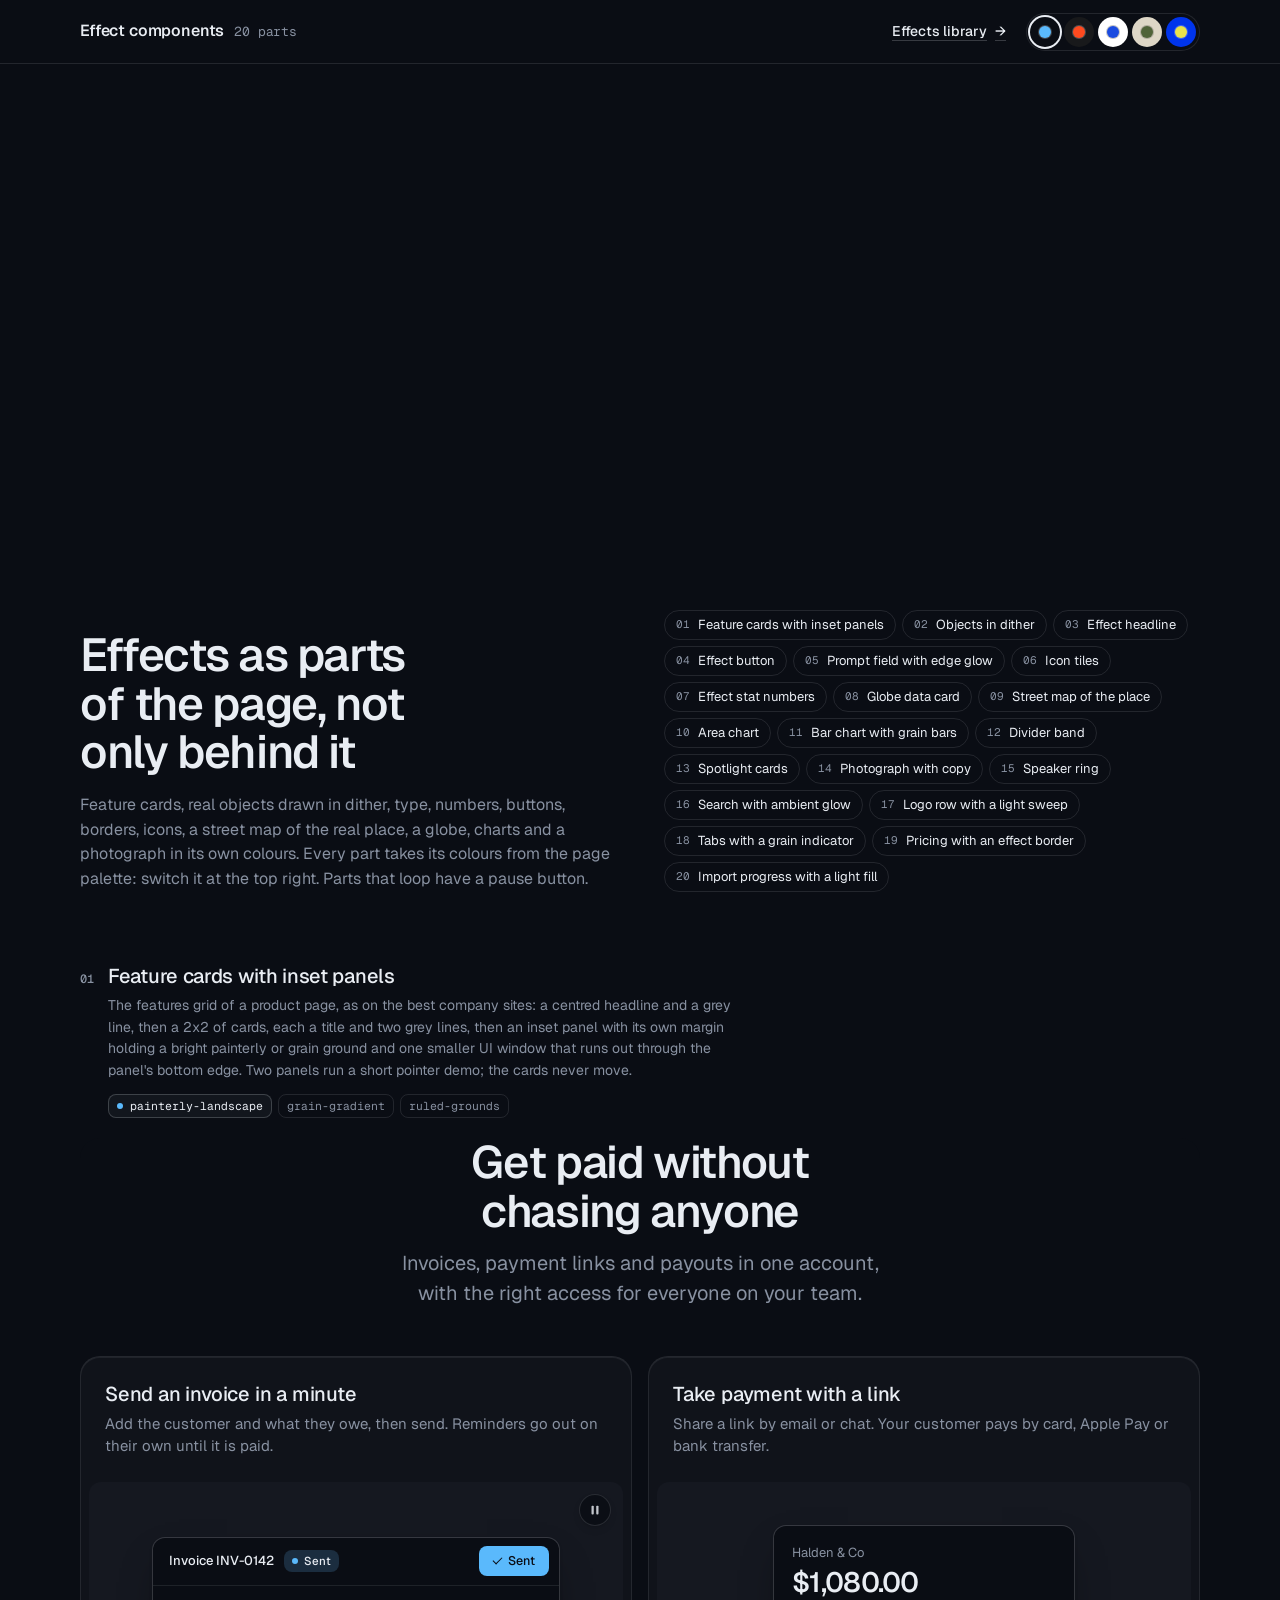
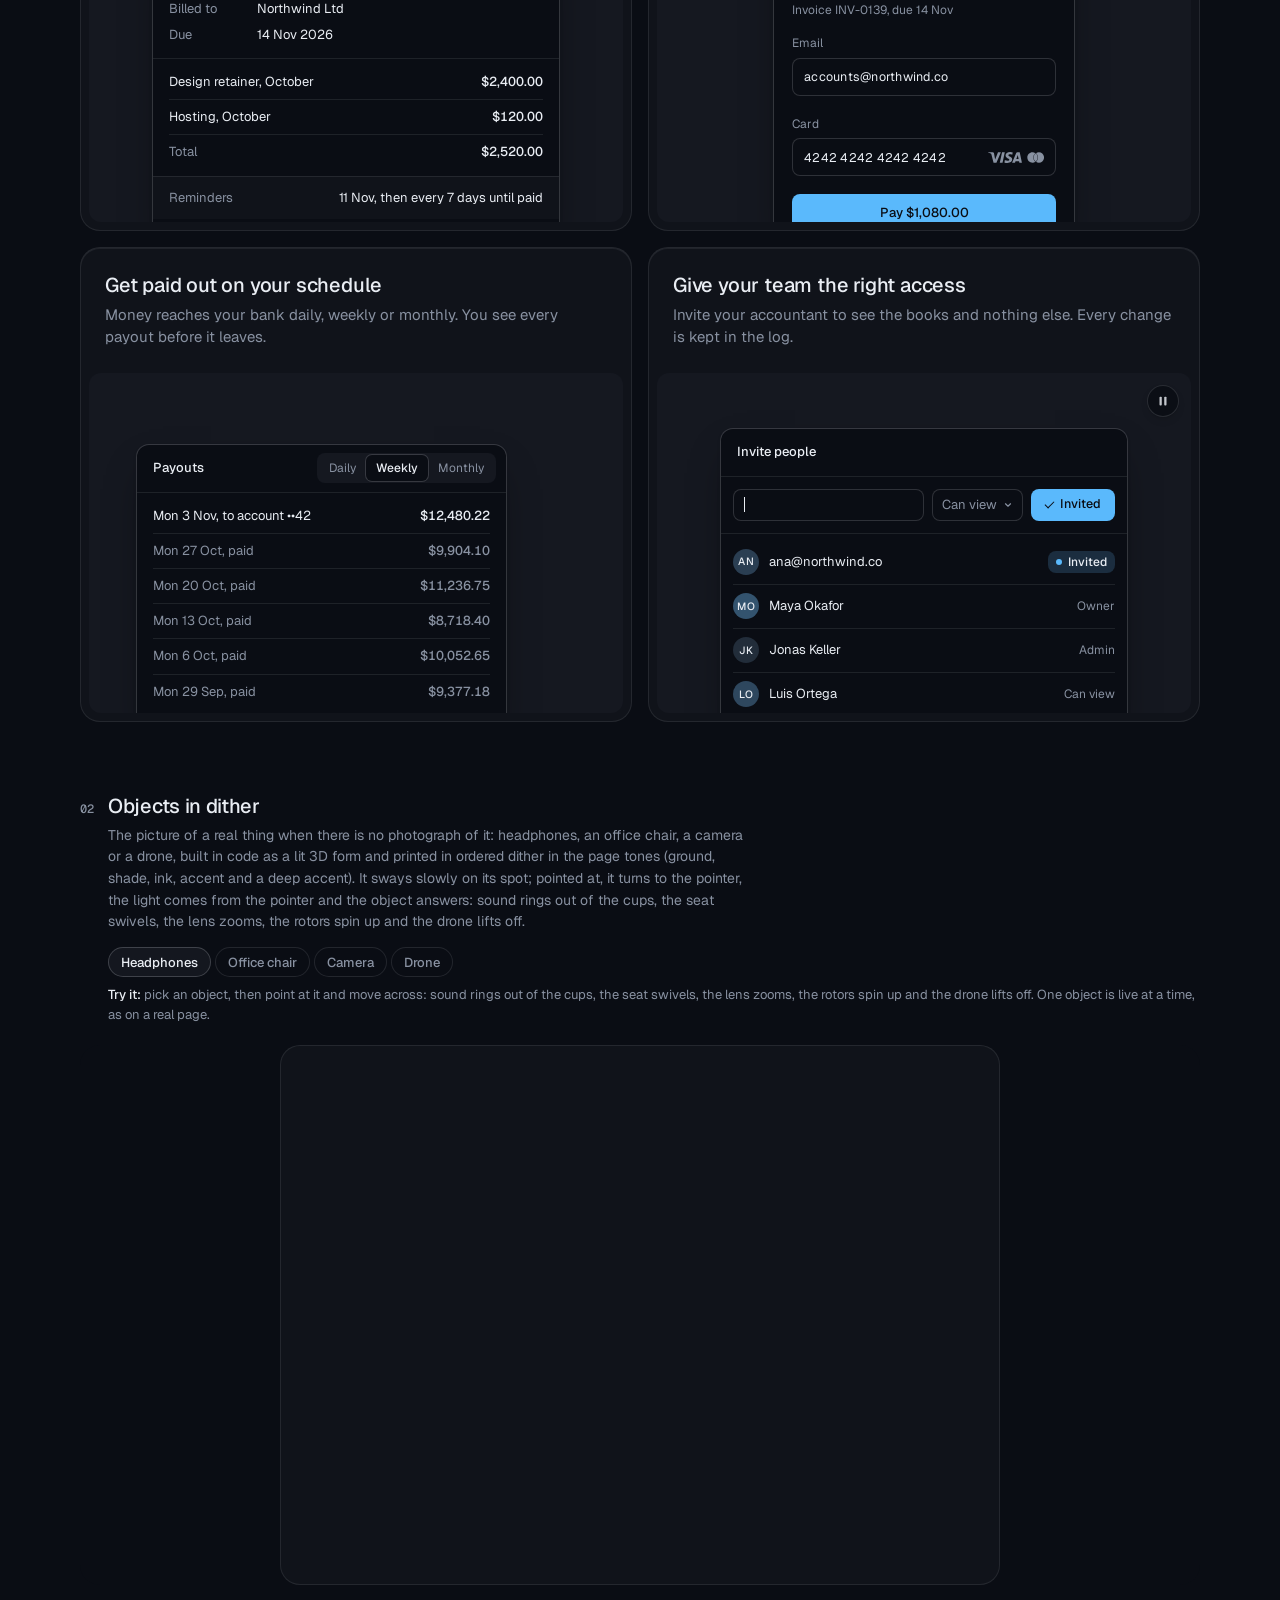
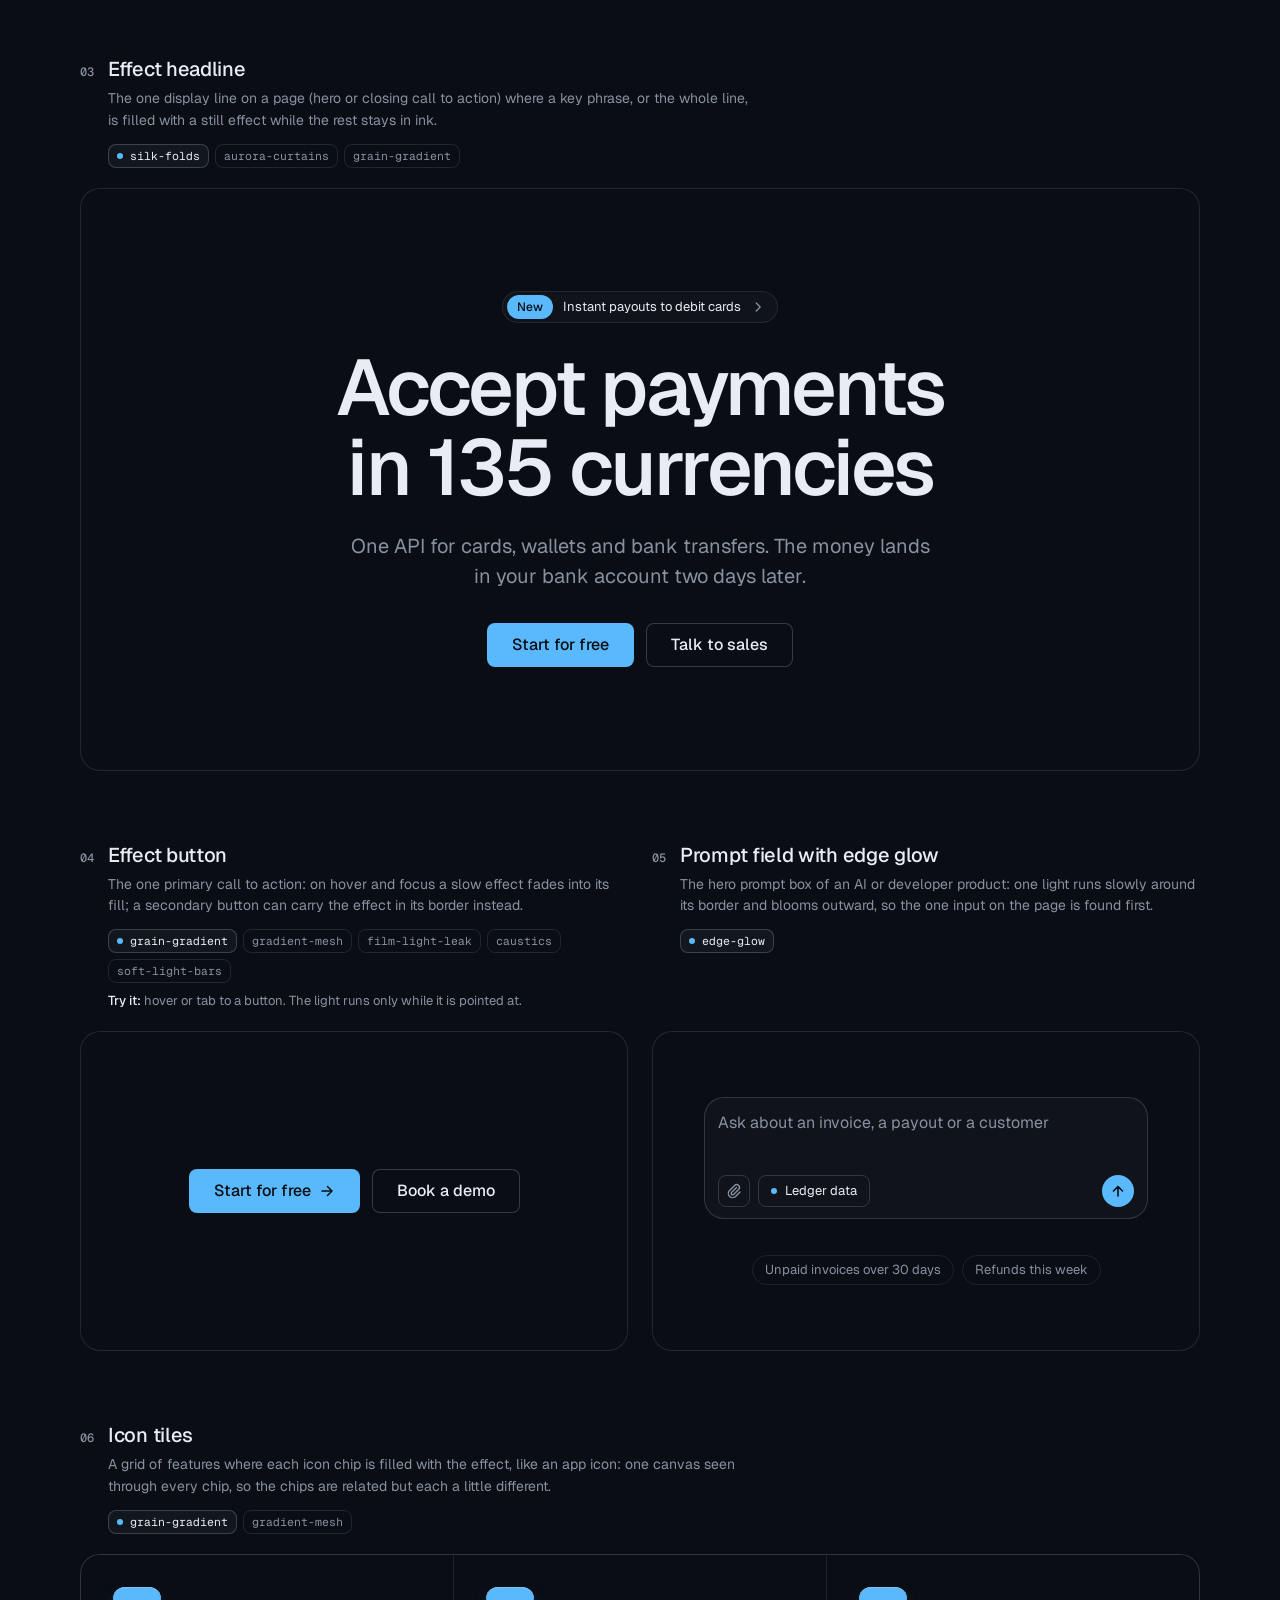
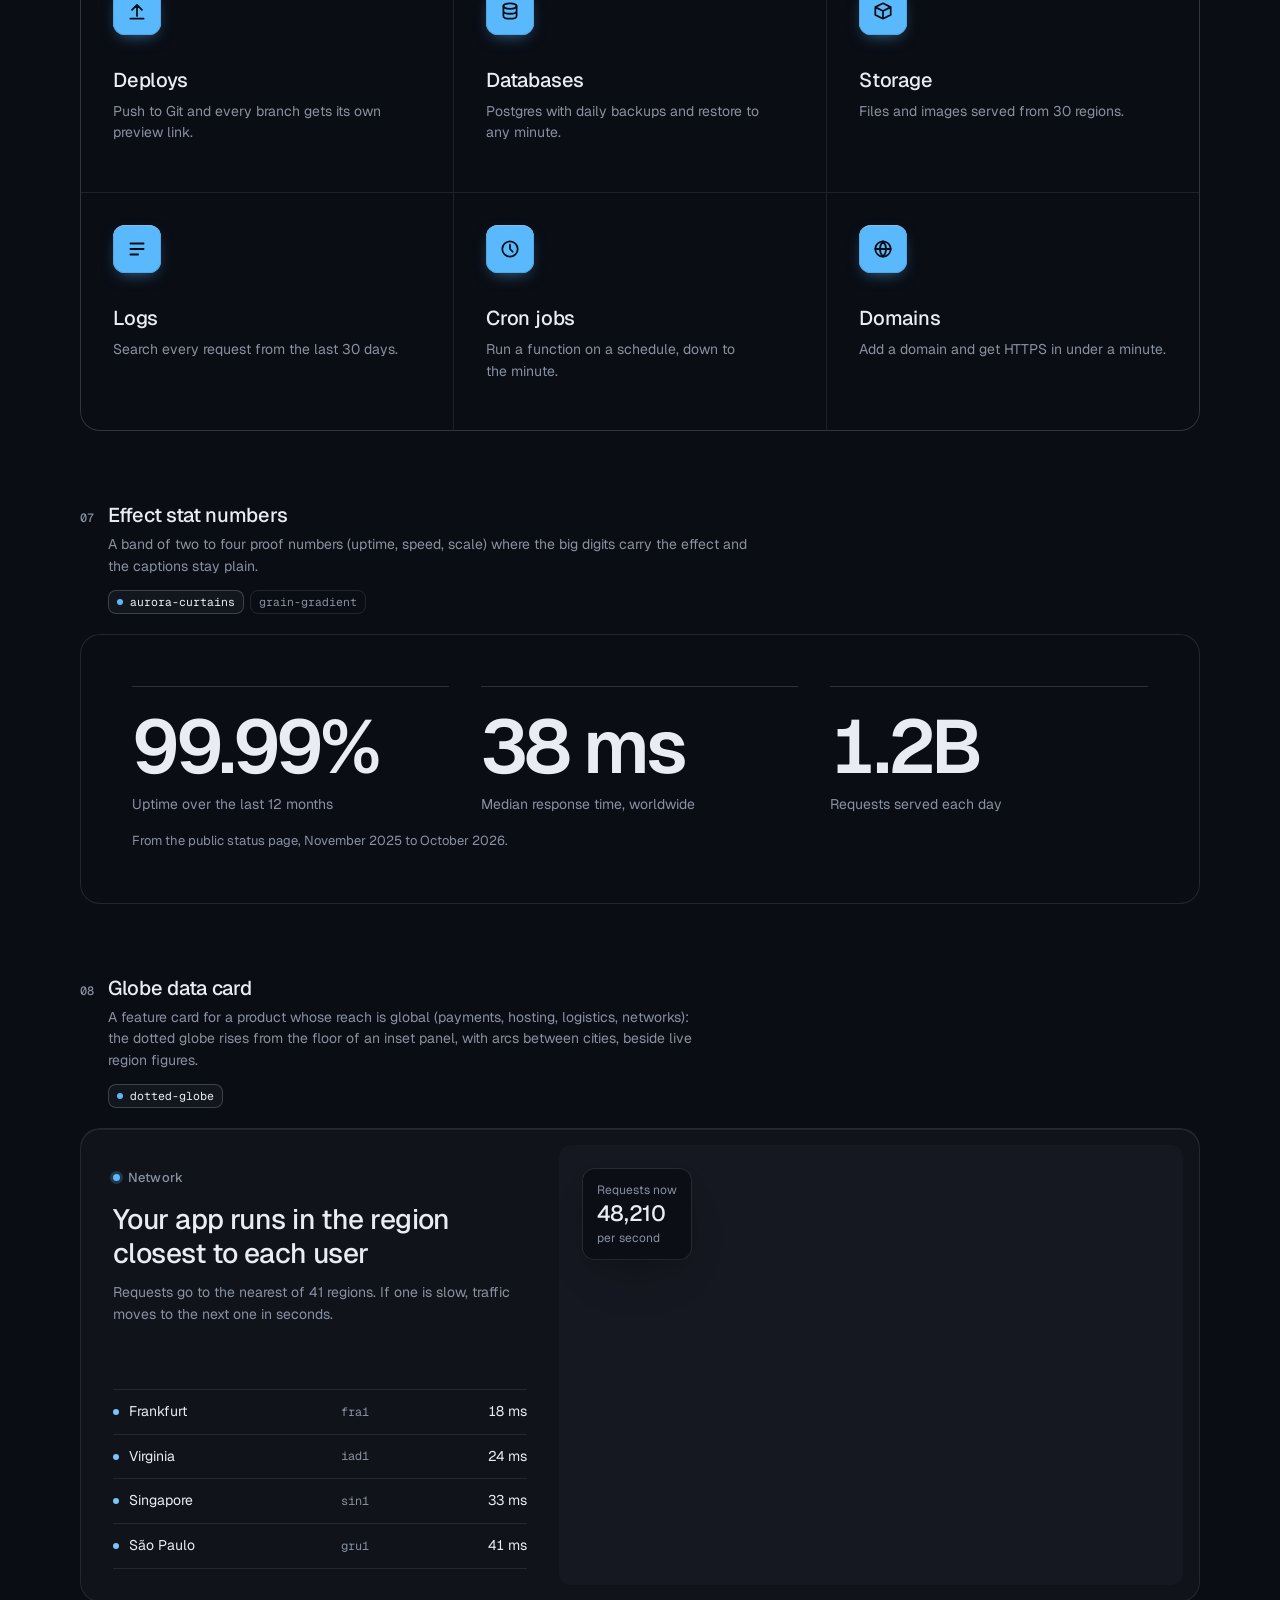
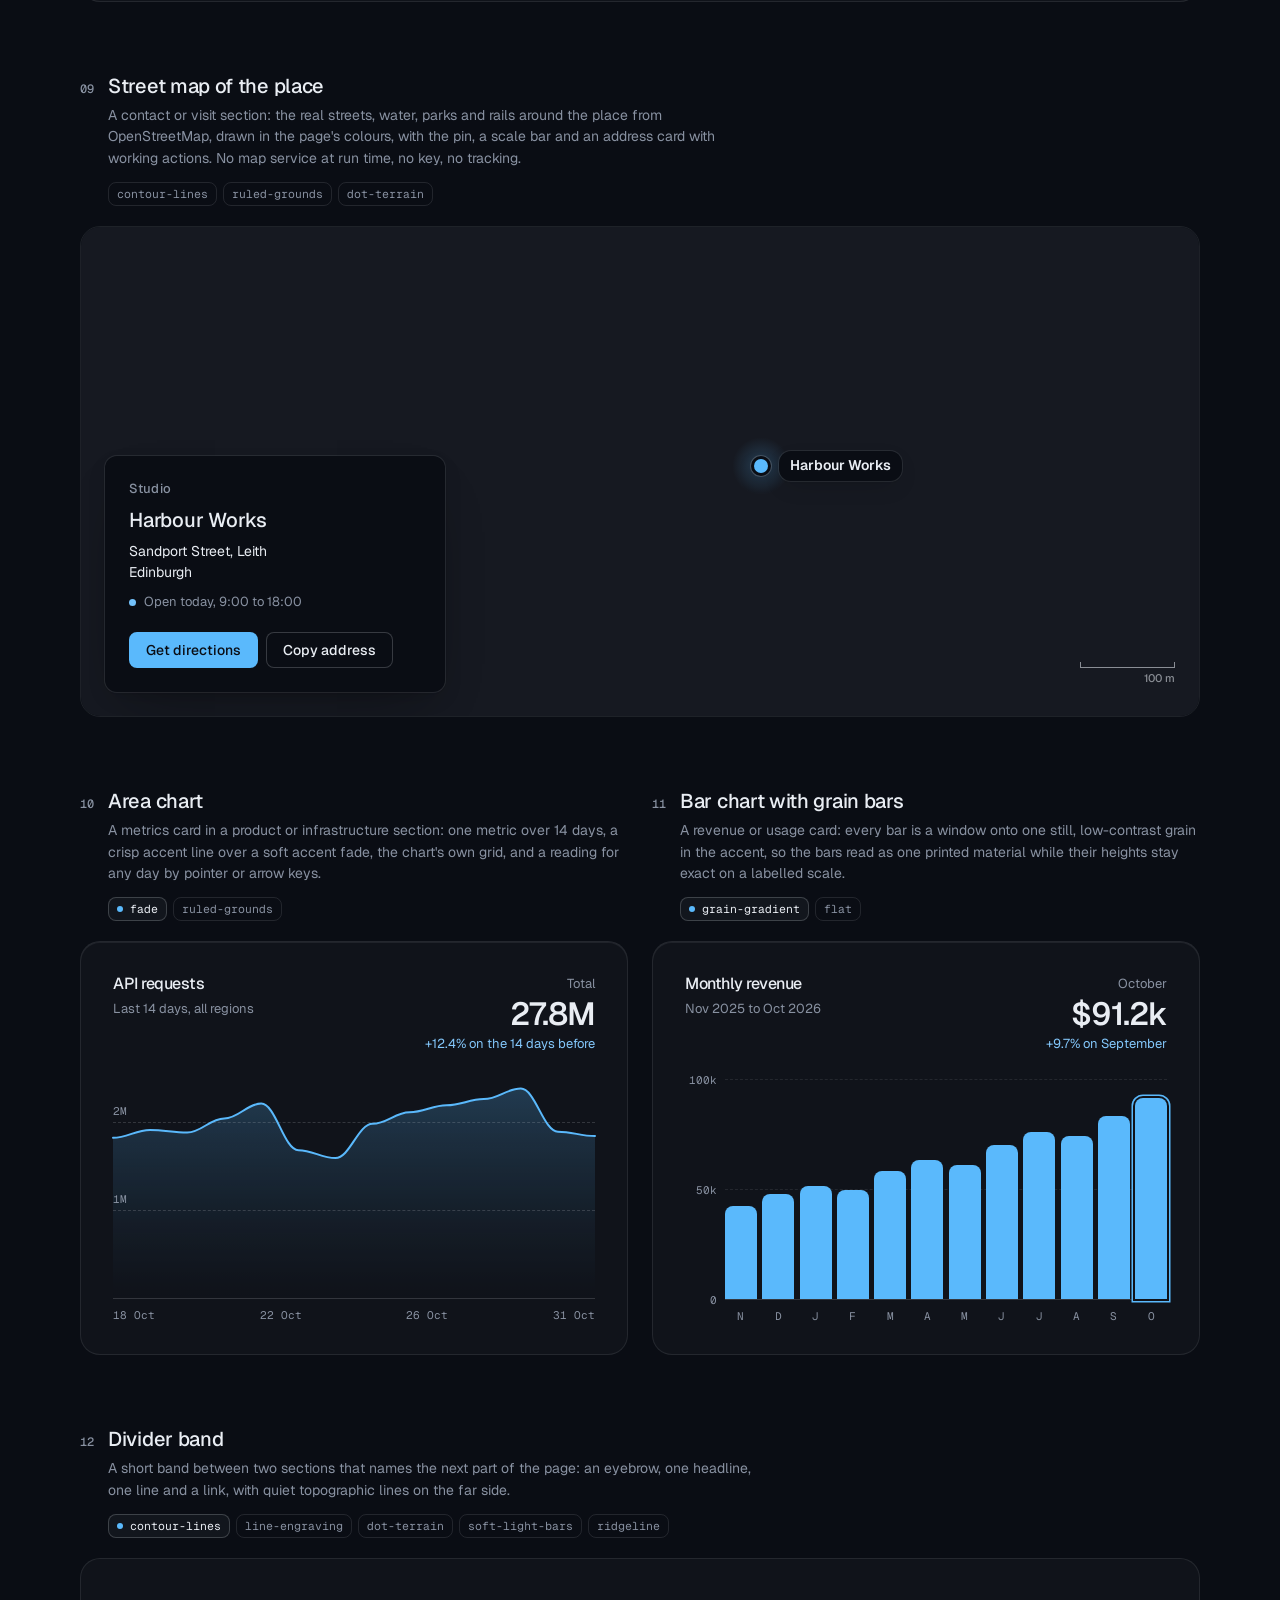
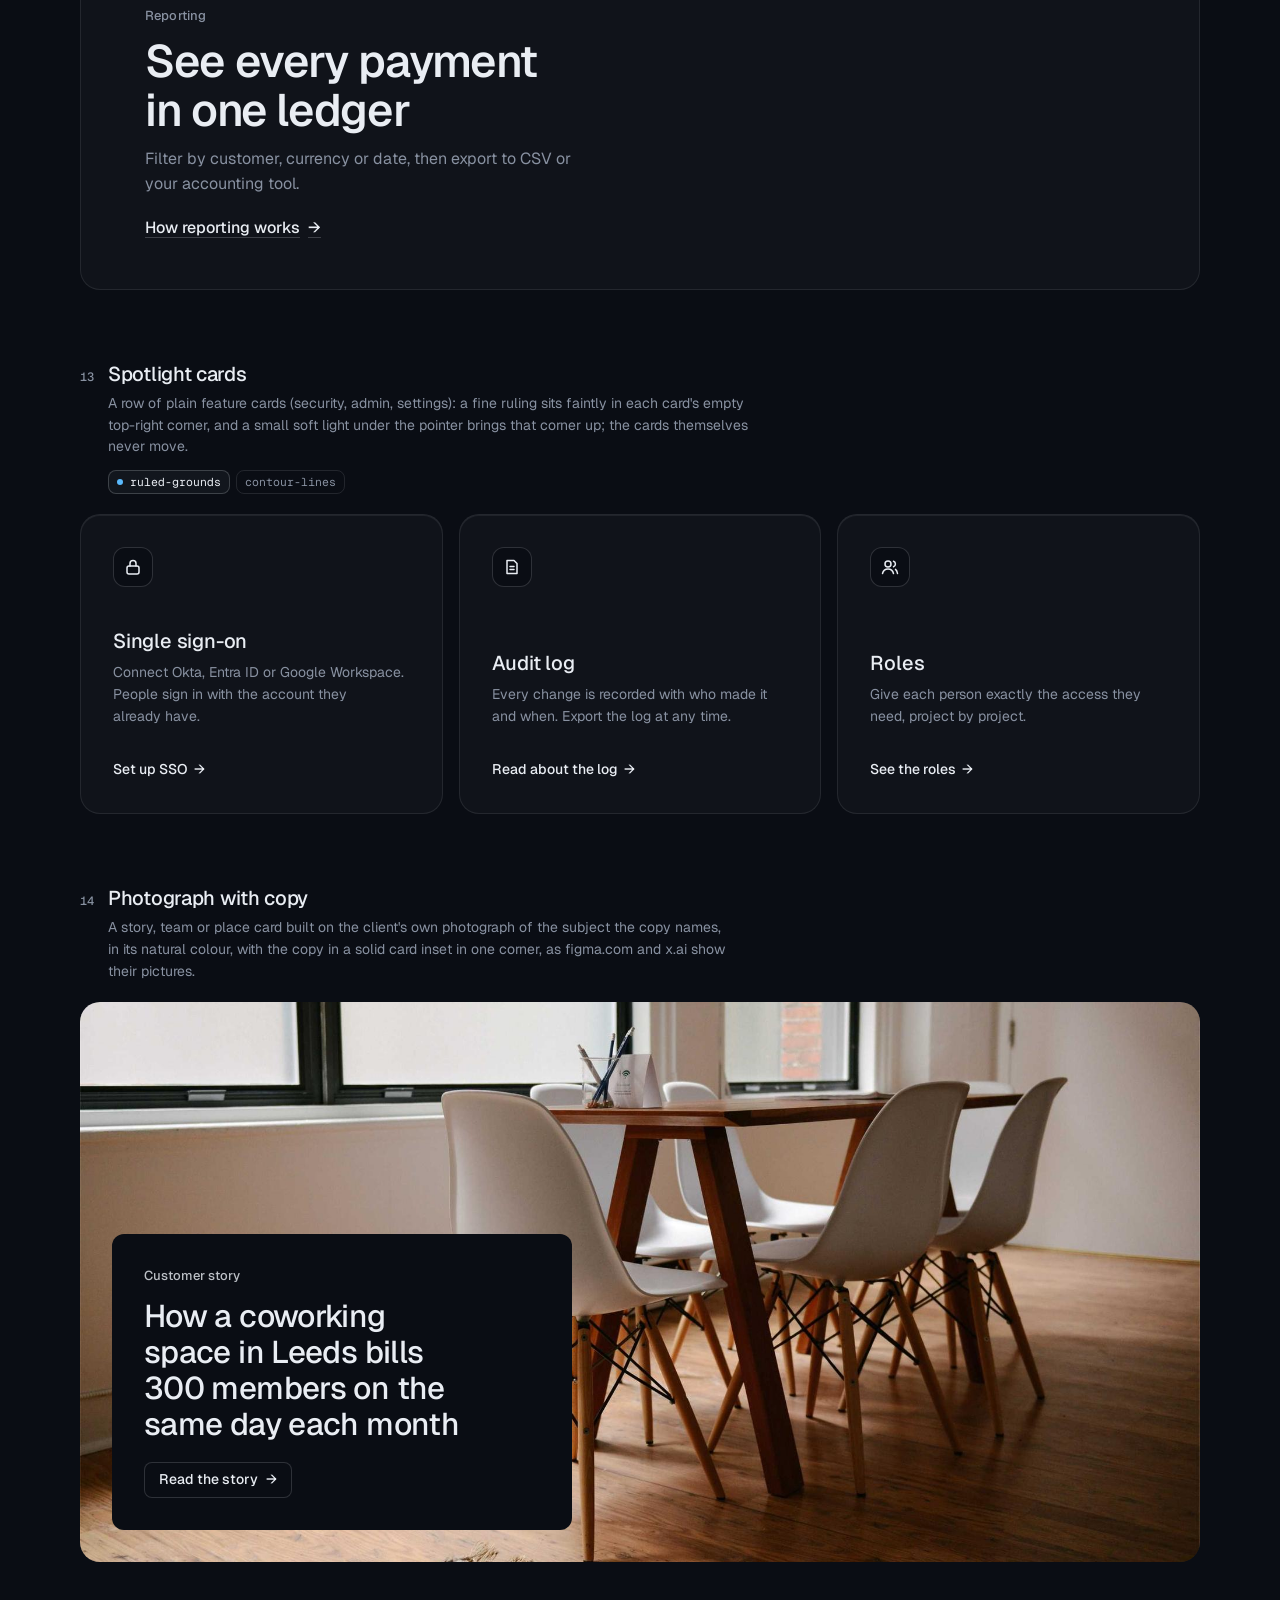
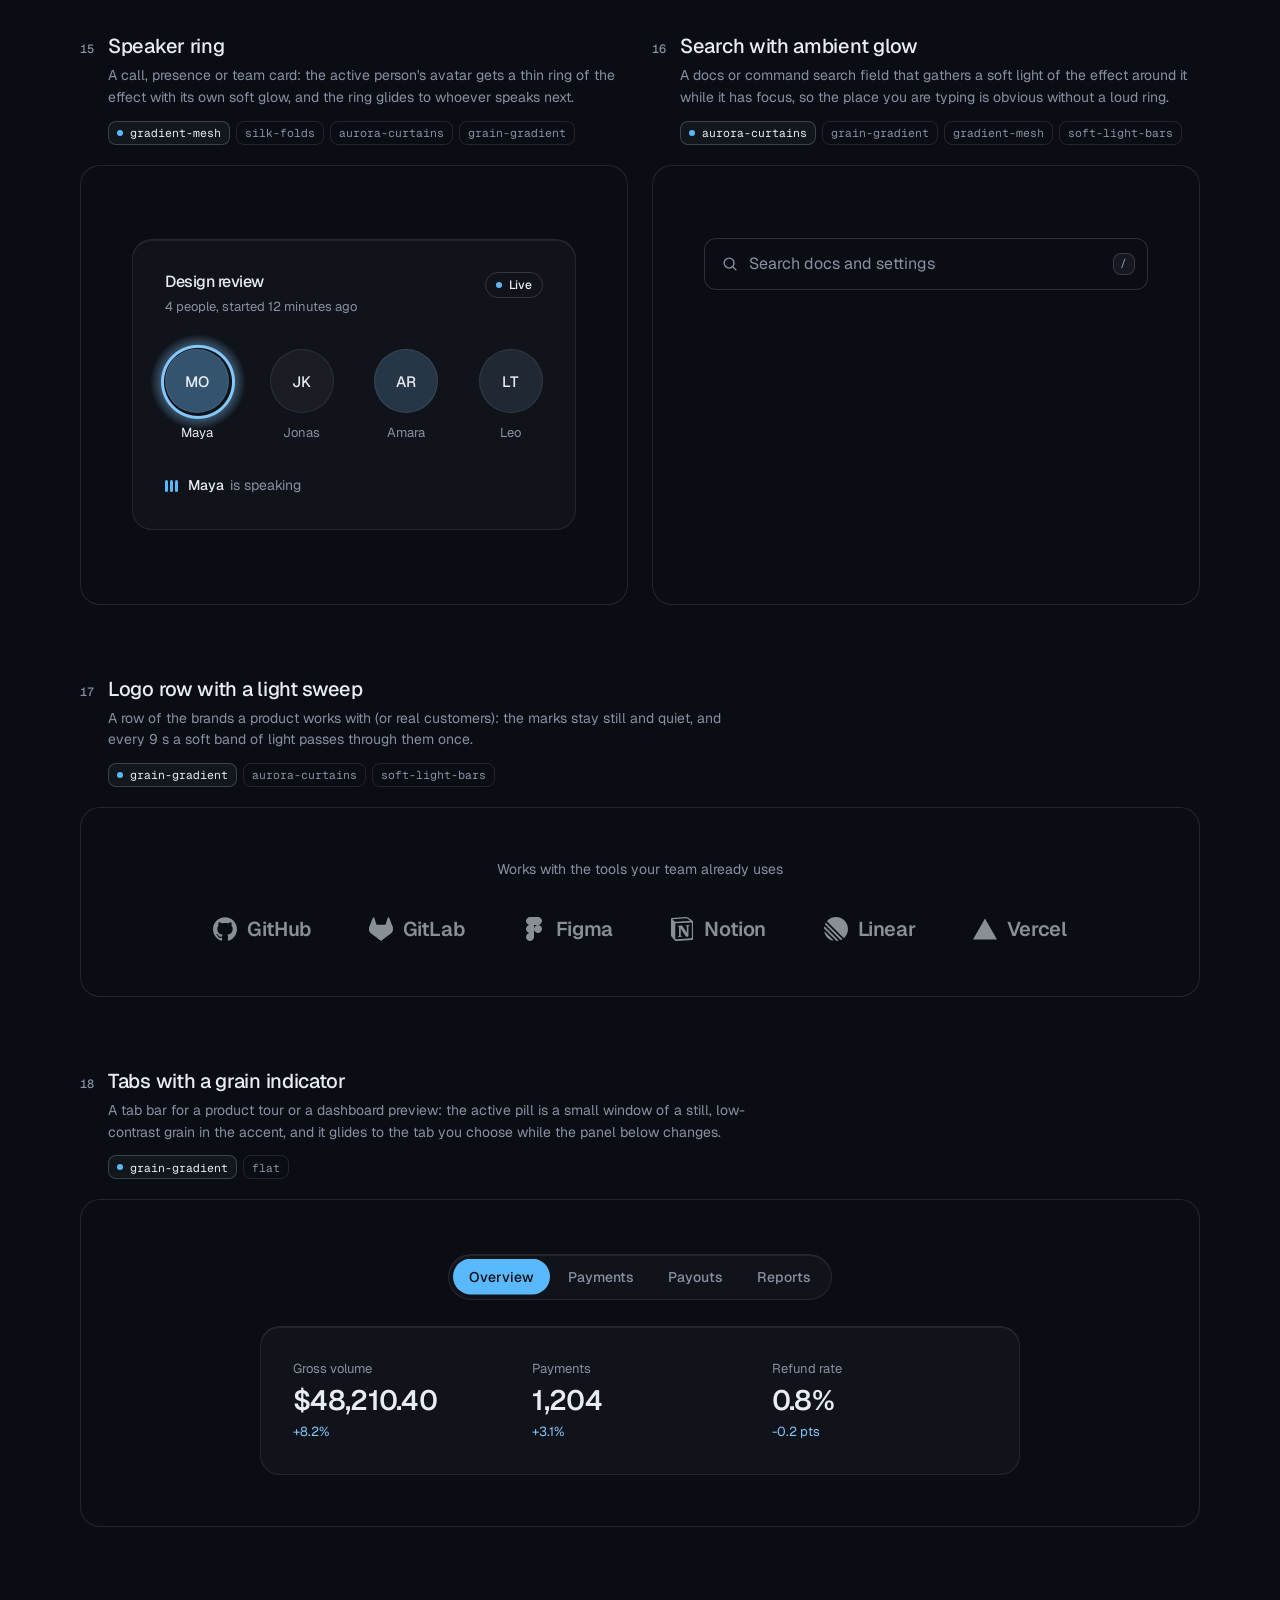
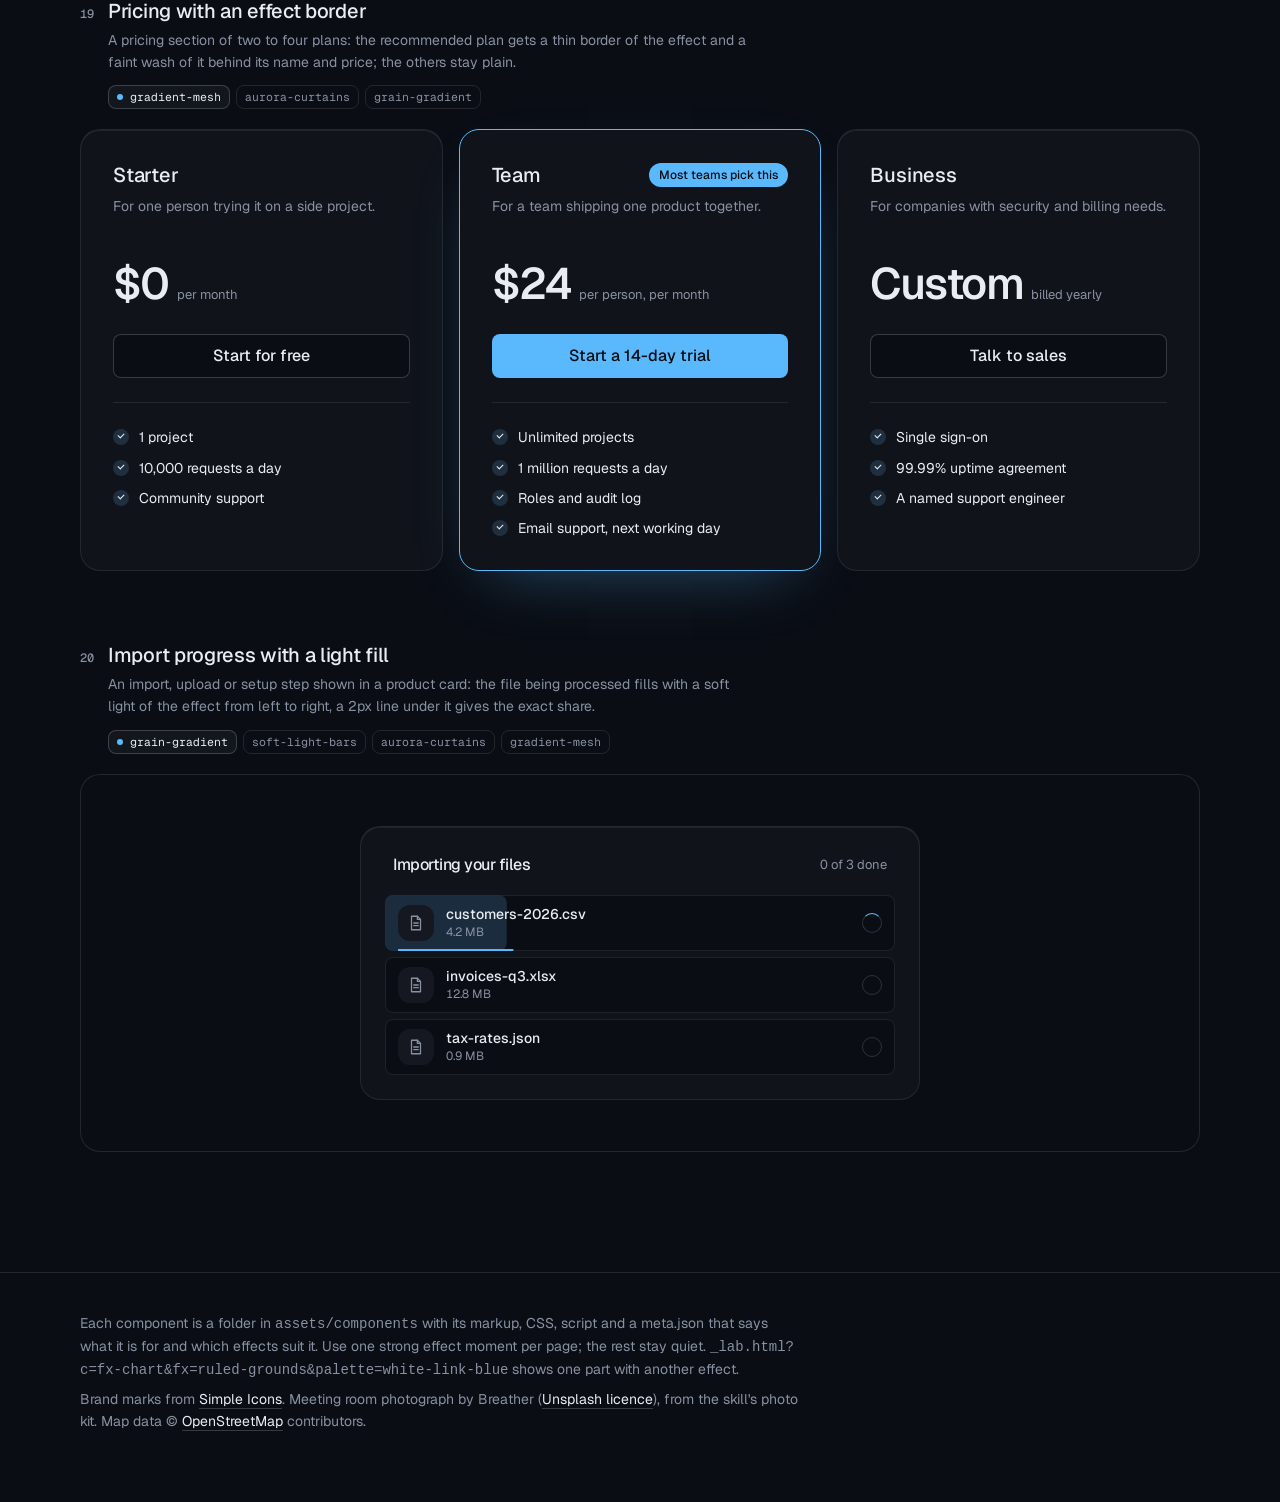
<file: .claude/skills/design-taste-frontend/assets/components/index.html>
<!doctype html>
<html lang="en" data-radius="soft">
<head>
<script>window.__tpGlMax = 16;   /* a gallery shows many live effects at once; a page of a site keeps the default 4 (fx.js) */</script>
<meta charset="utf-8">
<meta name="viewport" content="width=device-width, initial-scale=1">
<title>Effect components</title>
<link rel="preconnect" href="https://fonts.googleapis.com">
<link rel="preconnect" href="https://fonts.gstatic.com" crossorigin>
<link href="https://fonts.googleapis.com/css2?family=Geist:wght@100..900&family=Geist+Mono:wght@400..600&display=swap" rel="stylesheet">
<link rel="stylesheet" href="../system.css">
<link rel="stylesheet" href="./base.css">
<style>
  :root {
    --font-display: "Geist", system-ui, sans-serif;
    --font-text: "Geist", system-ui, sans-serif;
    --font-mono: "Geist Mono", ui-monospace, monospace;
    --display-weight: 560;
    --display-tracking: -0.03em;
    --container: 1200px;
  }
  body { min-height: 100vh; }
  .top {
    position: sticky; top: 0; z-index: 50; height: 64px; background: var(--bg);
    border-bottom: 1px solid var(--line);
  }
  .top .container { height: 100%; display: flex; align-items: center; justify-content: space-between; gap: 16px; }
  .brand { display: flex; align-items: center; gap: 10px; font-weight: 560; letter-spacing: -0.01em; }
  .brand small { font: 400 13px/1 var(--font-mono); color: var(--muted); }
  .top nav { display: flex; align-items: center; gap: 20px; }
  .top nav a.link { font-size: 14px; }
  .swatches { display: flex; gap: 4px; padding: 3px; border: 1px solid var(--line); border-radius: 999px; background: var(--bg); }
  .swatches button {
    width: 30px; height: 30px; border-radius: 999px; border: 0; padding: 0; cursor: pointer; position: relative;
    background: var(--sw-bg);
  }
  .swatches button::after {
    content: ""; position: absolute; inset: 9px; border-radius: 999px; background: var(--sw-accent);
    box-shadow: 0 0 0 1px color-mix(in oklab, var(--sw-ink) 25%, transparent);
  }
  .swatches button[aria-pressed="true"] { box-shadow: 0 0 0 2px var(--ink); }
  .swatches button:focus-visible { outline-offset: 3px; }

  .intro { padding-block: 64px 40px; display: grid; grid-template-columns: minmax(0, 6fr) minmax(0, 6fr); gap: 48px; align-items: end; }
  .intro h1 { font-size: clamp(34px, 2.2vw + 18px, 52px); line-height: 1.05; max-width: 15ch; }
  .intro p { margin-top: 16px; color: var(--muted); font-size: var(--t-body); line-height: 1.55; max-width: 52ch; }
  .index { display: flex; flex-wrap: wrap; gap: 6px; justify-content: flex-start; }
  @media (max-width: 1023px) { .intro { grid-template-columns: minmax(0, 1fr); gap: 28px; } }
  .index a {
    display: inline-flex; align-items: center; gap: 8px; height: 30px; padding: 0 11px; border-radius: 999px;
    border: 1px solid var(--line); font-size: 13px; color: var(--ink);
    transition: border-color var(--dur) var(--ease), background-color var(--dur) var(--ease);
  }
  .index a span { font-family: var(--font-mono); font-size: 11px; color: var(--muted); }
  .index a:hover { border-color: var(--line-strong); background: color-mix(in oklab, var(--ink) 4%, var(--bg)); }

  /* every part spans two rows of the list (its notes, its stage) as a subgrid, so the two parts of a
     half-width pair share one notes height and one stage height: their stages start and end level */
  .list { display: grid; grid-template-columns: repeat(2, minmax(0, 1fr)); column-gap: 24px; row-gap: 0; padding-bottom: 120px; }
  .sc { grid-column: 1 / -1; grid-row: span 2; display: grid; grid-template-rows: subgrid; row-gap: 20px; min-width: 0; scroll-margin-top: 88px; padding-top: 72px; }
  .sc:first-child { padding-top: 0; }
  .sc.is-half { grid-column: auto; }
  .sc.is-half .sc__stage:not(.is-center) { display: grid; }
  .sc__meta { display: grid; grid-template-columns: auto 1fr; column-gap: 14px; row-gap: 6px; align-items: baseline; align-content: start; }
  .sc__note { grid-column: 2; margin: 2px 0 0; font-size: 13px; color: var(--muted); }
  .sc__note::before { content: "Try it: "; color: var(--ink); font-weight: 500; }
  .sc__no { font: 500 12px/1 var(--font-mono); color: var(--muted); padding-top: 2px; }
  .sc__name { font: 500 20px/1.25 var(--font-text); letter-spacing: -0.015em; margin: 0; }
  .sc__for { grid-column: 2; color: var(--muted); font-size: 14px; line-height: 1.55; max-width: 72ch; margin: 0; }
  .sc__fx { grid-column: 2; display: flex; flex-wrap: wrap; gap: 6px; margin-top: 6px; }
  .sc__fx li {
    font: 400 11.5px/1 var(--font-mono); color: var(--muted); height: 24px; display: inline-flex; align-items: center;
    padding: 0 8px; border-radius: var(--r-sm); border: 1px solid var(--line);
  }
  .sc__fx li.is-on { color: var(--ink); border-color: var(--line-strong); background: color-mix(in oklab, var(--ink) 5%, var(--bg)); }
  .sc__fx li.is-on::before { content: ""; width: 6px; height: 6px; border-radius: 99px; background: var(--accent); margin-right: 7px; }
  .sc__stage {
    position: relative; min-width: 0; border: 1px solid var(--line); border-radius: var(--r-lg);
    padding: clamp(20px, 4vw, 56px); background: var(--bg);
  }
  .sc__stage.is-tall { padding-block: clamp(56px, 8vw, 120px); }
  .sc__stage.is-flush { padding: 0; border: 0; }
  .sc__stage.is-center { display: grid; place-items: center; min-height: 320px; }
  /* one object, at a size a page would give it */
  #fx-dither-object .sc__stage { display: grid; justify-items: center; }
  #fx-dither-object .cx-obj { width: min(100%, 720px); }
  .sc__pick { grid-column: 2; display: flex; flex-wrap: wrap; gap: 4px; margin-top: 8px; }
  .sc__pick button {
    height: 30px; padding: 0 12px; border-radius: 999px; border: 1px solid var(--line); background: var(--bg);
    font: 500 13px/1 var(--font-text); color: var(--muted); cursor: pointer;
  }
  .sc__pick button:hover { color: var(--ink); border-color: var(--line-strong); }
  .sc__pick button[aria-pressed="true"] { color: var(--ink); border-color: var(--line-strong); background: color-mix(in oklab, var(--ink) 6%, var(--bg)); }
  /* the search list opens below its field: leave it room inside the frame */
  #fx-search .sc__stage { min-height: 440px; place-items: start center; padding-top: 72px; }
  .sc__stage:empty::after { content: "Loading"; color: var(--muted); font-size: 13px; }

  .foot { border-top: 1px solid var(--line); padding: 40px 0 64px; color: var(--muted); font-size: 14px; }
  .foot p { max-width: 80ch; margin: 0 0 8px; }
  .foot a { color: var(--ink); text-decoration: underline; text-decoration-color: var(--line-strong); text-underline-offset: 4px; }

  @media (max-width: 899px) {
    .list { grid-template-columns: minmax(0, 1fr); }
    .sc.is-half { grid-column: 1 / -1; }
    .top nav a.link { display: none; }
  }
  @media (max-width: 639px) {
    .intro { padding-block: 48px 32px; }
    .sc { padding-top: 48px; }
    .sc__meta { grid-template-columns: 1fr; }
    .sc__no { display: none; }
    .sc__for, .sc__fx, .sc__note, .sc__pick { grid-column: 1; }
    .sc__stage.is-center { min-height: 240px; }
    .brand small { display: none; }
  }
</style>
</head>
<body>
<header class="top">
  <div class="container">
    <div class="brand">Effect components <small id="count"></small></div>
    <nav aria-label="Palette and links">
      <a class="link" href="../effects/gallery.html">Effects library</a>
      <div class="swatches" id="swatches" role="group" aria-label="Page palette"></div>
    </nav>
  </div>
</header>

<main>
  <section class="intro container">
    <div>
      <h1>Effects as parts of the page, not only behind it</h1>
      <p id="lede">Feature cards, real objects drawn in dither, type, numbers, buttons, borders, icons, a street map of the real place, a globe, charts and a photograph in its own colours. Every part takes its colours from the page palette: switch it at the top right. Parts that loop have a pause button.</p>
    </div>
    <nav class="index" id="index" aria-label="Components"></nav>
  </section>
  <div class="container list" id="list"></div>
</main>

<footer class="foot">
  <div class="container">
    <p>Each component is a folder in <code>assets/components</code> with its markup, CSS, script and a meta.json that says what it is for and which effects suit it. Use one strong effect moment per page; the rest stay quiet. <code>_lab.html?c=fx-chart&amp;fx=ruled-grounds&amp;palette=white-link-blue</code> shows one part with another effect.</p>
    <p>Brand marks from <a href="https://simpleicons.org/">Simple Icons</a>. Meeting room photograph by Breather (<a href="https://unsplash.com/photos/DEdM9Vs6s8w">Unsplash licence</a>), from the skill's photo kit. Map data © <a href="https://www.openstreetmap.org/copyright">OpenStreetMap</a> contributors.</p>
  </div>
</footer>

<script type="module">
  import fx from '../effects/fx.js';

  // component id, layout and stage style, in page order
  const COMPONENTS = [
    { id: 'fx-feature-card', stage: 'is-flush' },
    { id: 'fx-dither-object', stage: 'is-flush', note: 'pick an object, then point at it and move across: sound rings out of the cups, the seat swivels, the lens zooms, the rotors spin up and the drone lifts off. One object is live at a time, as on a real page.' },
    { id: 'fx-headline', stage: 'is-tall' },
    { id: 'fx-button', half: true, stage: 'is-center', note: 'hover or tab to a button. The light runs only while it is pointed at.' },
    { id: 'fx-prompt', half: true, stage: 'is-center' },
    { id: 'fx-icon-tiles', stage: 'is-flush' },
    { id: 'fx-stat' },
    { id: 'fx-globe', stage: 'is-flush' },
    { id: 'fx-map', stage: 'is-flush' },
    { id: 'fx-chart', half: true, stage: 'is-flush' },
    { id: 'fx-bars', half: true, stage: 'is-flush' },
    { id: 'fx-band', stage: 'is-flush' },
    { id: 'fx-spotlight', stage: 'is-flush' },
    { id: 'fx-photo', stage: 'is-flush' },
    { id: 'fx-avatar', half: true, stage: 'is-center' },
    { id: 'fx-search', half: true, stage: 'is-center' },
    { id: 'fx-logos' },
    { id: 'fx-tabs' },
    { id: 'fx-pricing', stage: 'is-flush' },
    { id: 'fx-progress', stage: 'is-center' },
  ];

  const PALETTES = [
    { id: 'blue-black-cornflower', name: 'Night, cornflower', bg: '#0a0d14', surface: '#131824', ink: '#e9edf3', muted: '#8891a1', accent: '#5ab9fc', accentInk: '#0a0d14' },
    { id: 'graphite-safety-orange', name: 'Graphite, orange', bg: '#18191b', surface: '#222427', ink: '#eff0f1', muted: '#9c9ea3', accent: '#ff4a1f', accentInk: '#18191b' },
    { id: 'white-link-blue', name: 'White, blue', bg: '#ffffff', surface: '#f4f4f4', ink: '#111111', muted: '#6b6b6b', accent: '#1a4be0', accentInk: '#ffffff' },
    { id: 'moss-sand', name: 'Sand, moss', bg: '#ddd6c6', surface: '#d2cab8', ink: '#2a2a26', muted: '#59574e', accent: '#4f6238', accentInk: '#ffffff' },
    { id: 'cobalt-field', name: 'Cobalt field', bg: '#0034eb', surface: '#002fd6', ink: '#ffffff', muted: '#dfe4f2', accent: '#e9e34a', accentInk: '#111111' },
  ];

  const q = new URLSearchParams(location.search);
  if (q.has('time')) fx.setClock(+q.get('time'));
  if (q.has('fallback')) fx.config.forceFallback = true;
  const only = q.get('only') ? q.get('only').split(',') : null;
  const list = document.getElementById('list');
  const index = document.getElementById('index');
  const swatches = document.getElementById('swatches');

  /*
    The budget: a laptop's integrated GPU shares its memory with everything else, so this page never
    holds more than 4 live WebGL contexts. A part is started when it comes near the viewport and
    destroyed when it leaves it; still parts draw once and free their context; fx.js frees any idle
    off-screen context past 4. liveGL() counts the contexts that are open right now.
  */
  fx.config.maxLive = 4;
  const contexts = new Set();
  let peakGL = 0;
  const getContext = HTMLCanvasElement.prototype.getContext;
  HTMLCanvasElement.prototype.getContext = function (type, ...rest) {
    const c = getContext.call(this, type, ...rest);
    if (c && /webgl/i.test(type) && !contexts.has(c)) { contexts.add(c); peakGL = Math.max(peakGL, liveGL()); }
    return c;
  };
  function liveGL() {
    for (const c of contexts) if (c.isContextLost()) contexts.delete(c);
    return contexts.size;
  }

  // the dither object: one live at a time, switched here (a real page shows one object)
  const OBJECTS = {
    headphones: ['Headphones', 'Over-ear, wireless'],
    chair: ['Office chair', 'Swivel seat on five castors'],
    camera: ['Camera', 'Mirrorless, with a zoom lens'],
    drone: ['Drone', 'Four rotors and a camera'],
  };
  let object = OBJECTS[q.get('object')] ? q.get('object') : 'headphones';
  // print (ordered dither, the default) or studio (a smooth shaded render: no picker until it is anti-aliased; ?render=studio)
  let render = q.get('render') === 'studio' ? 'studio' : 'print';

  function applyPalette(p) {
    const c = fx.color;
    const action = c.contrast(p.accent, p.bg) >= 2.2 ? p.accent : p.ink;
    const actionInk = action === p.accent ? p.accentInk : p.bg;
    const s = document.documentElement.style;
    const set = (k, v) => s.setProperty(k, v);
    set('--p-bg', p.bg); set('--p-surface', p.surface); set('--p-ink', p.ink); set('--p-muted', p.muted);
    set('--p-accent', p.accent); set('--p-accent-ink', p.accentInk); set('--p-action', action); set('--p-action-ink', actionInk);
    document.documentElement.style.colorScheme = c.isDark(p.bg) ? 'dark' : 'light';
    for (const b of swatches.children) b.setAttribute('aria-pressed', String(b.dataset.id === p.id));
  }

  async function load(entry) {
    const base = `./${entry.id}/`;
    const [meta, html, mod] = await Promise.all([
      fetch(base + 'meta.json').then(r => (r.ok ? r.json() : null)),
      fetch(base + 'component.html').then(r => (r.ok ? r.text() : null)),
      import(base + 'component.js').catch(err => { console.warn(entry.id, err); return null; }),
    ]).catch(() => [null, null, null]);
    if (!meta || !html || !mod) return null;
    const link = document.createElement('link');
    link.rel = 'stylesheet';
    link.href = base + 'component.css';
    document.head.append(link);
    await new Promise(r => { link.onload = link.onerror = r; });
    return { ...entry, meta, html, mod };
  }

  function section(e, n) {
    const s = document.createElement('section');
    s.className = 'sc' + (e.half ? ' is-half' : '');
    s.id = e.id;
    const fxList = (e.meta.effects || []).map(id => `<li class="${id === e.meta.default ? 'is-on' : ''}">${id}</li>`).join('');
    const pick = e.id === 'fx-dither-object'
      ? `<div class="sc__pick" role="group" aria-label="Object">${Object.keys(OBJECTS).map(k => `<button type="button" data-object="${k}" aria-pressed="${k === object}">${OBJECTS[k][0]}</button>`).join('')}</div>`
      : '';
    s.innerHTML = `
      <div class="sc__meta">
        <span class="sc__no">${String(n).padStart(2, '0')}</span>
        <h2 class="sc__name">${e.meta.name}</h2>
        <p class="sc__for">${e.meta.for}</p>
        ${fxList ? `<ul class="sc__fx" aria-label="Effects that suit it">${fxList}</ul>` : ''}
        ${pick}
        ${e.note ? `<p class="sc__note">${e.note}</p>` : ''}
      </div>
      <div class="sc__stage ${e.stage || ''}"></div>`;
    return s;
  }

  // the markup is placed at once (the page keeps its full height); the scripts run only near the viewport
  function markup(e) {
    const stage = e.section.querySelector('.sc__stage');
    stage.innerHTML = e.html;
    if (e.id === 'fx-dither-object') {
      const fig = stage.querySelector('.cx-obj');
      fig.dataset.cxObject = object;
      if (render === 'studio') fig.dataset.cxRender = 'studio'; else delete fig.dataset.cxRender;
      fig.querySelector('.cx-obj__stage').removeAttribute('aria-label');
    }
    return stage;
  }
  function start(e) {
    if (e.ctrl) return;
    const stage = markup(e);
    try { e.ctrl = e.mod.default(stage.firstElementChild || stage) || { destroy() {} }; } catch (err) { console.error(e.id, err); e.ctrl = { destroy() {} }; }
  }
  function stop(e) {
    if (!e.ctrl) return;
    try { e.ctrl.destroy?.(); } catch (err) { console.warn(e.id, err); }
    fx.unmountAll(e.section);
    e.ctrl = null;
  }

  function setPalette(p, entries) {
    entries.forEach(stop);
    applyPalette(p);
    try { localStorage.setItem('cx-palette', p.id); } catch (_) {}
    requestAnimationFrame(() => entries.forEach(e => (e.near ? start(e) : markup(e))));
  }

  let saved = null;
  try { saved = localStorage.getItem('cx-palette'); } catch (_) {}
  const first = PALETTES.find(p => p.id === q.get('palette')) || PALETTES.find(p => p.id === saved) || PALETTES[0];
  for (const p of PALETTES) {
    const b = document.createElement('button');
    b.type = 'button';
    b.dataset.id = p.id;
    b.title = p.name;
    b.setAttribute('aria-label', p.name);
    b.style.setProperty('--sw-bg', p.bg);
    b.style.setProperty('--sw-accent', p.accent);
    b.style.setProperty('--sw-ink', p.ink);
    swatches.append(b);
  }
  applyPalette(first);

  const wanted = COMPONENTS.filter(c => !only || only.includes(c.id));
  const entries = (await Promise.all(wanted.map(load))).filter(Boolean);
  document.getElementById('count').textContent = `${entries.length} parts`;
  entries.forEach((e, i) => {
    e.section = section(e, i + 1);
    list.append(e.section);
    markup(e);
    const a = document.createElement('a');
    a.href = '#' + e.id;
    a.innerHTML = `<span>${String(i + 1).padStart(2, '0')}</span>${e.meta.name}`;
    index.append(a);
  });
  await document.fonts.ready;
  const near = new IntersectionObserver(seen => {
    for (const en of seen) {
      const e = entries.find(x => x.section === en.target);
      if (!e) continue;
      e.near = en.isIntersecting;
      if (e.near) start(e); else stop(e);
    }
  }, { rootMargin: '10% 0px' });
  entries.forEach(e => near.observe(e.section));
  setTimeout(() => { document.documentElement.dataset.ready = '1'; }, 1500);

  swatches.addEventListener('click', ev => {
    const b = ev.target.closest('button');
    if (!b) return;
    const p = PALETTES.find(x => x.id === b.dataset.id);
    if (p) setPalette(p, entries);
  });
  list.addEventListener('click', ev => {
    const b = ev.target.closest('[data-object], [data-render]');
    if (!b || !(OBJECTS[b.dataset.object] || b.dataset.render)) return;
    if (b.dataset.render) render = b.dataset.render; else object = b.dataset.object;
    b.parentElement.querySelectorAll('button').forEach(x => x.setAttribute('aria-pressed', String(x === b)));
    const e = entries.find(x => x.id === 'fx-dither-object');
    stop(e);
    if (e.near) start(e); else markup(e);
  });
  window.__cx = {
    entries,
    setPalette: id => setPalette(PALETTES.find(p => p.id === id), entries),
    setObject: k => list.querySelector(`[data-object="${k}"]`)?.click(),
    gl: () => ({ live: liveGL(), peak: peakGL, started: entries.filter(e => e.ctrl).map(e => e.id) }),
  };
</script>

</body>
</html>
</file>
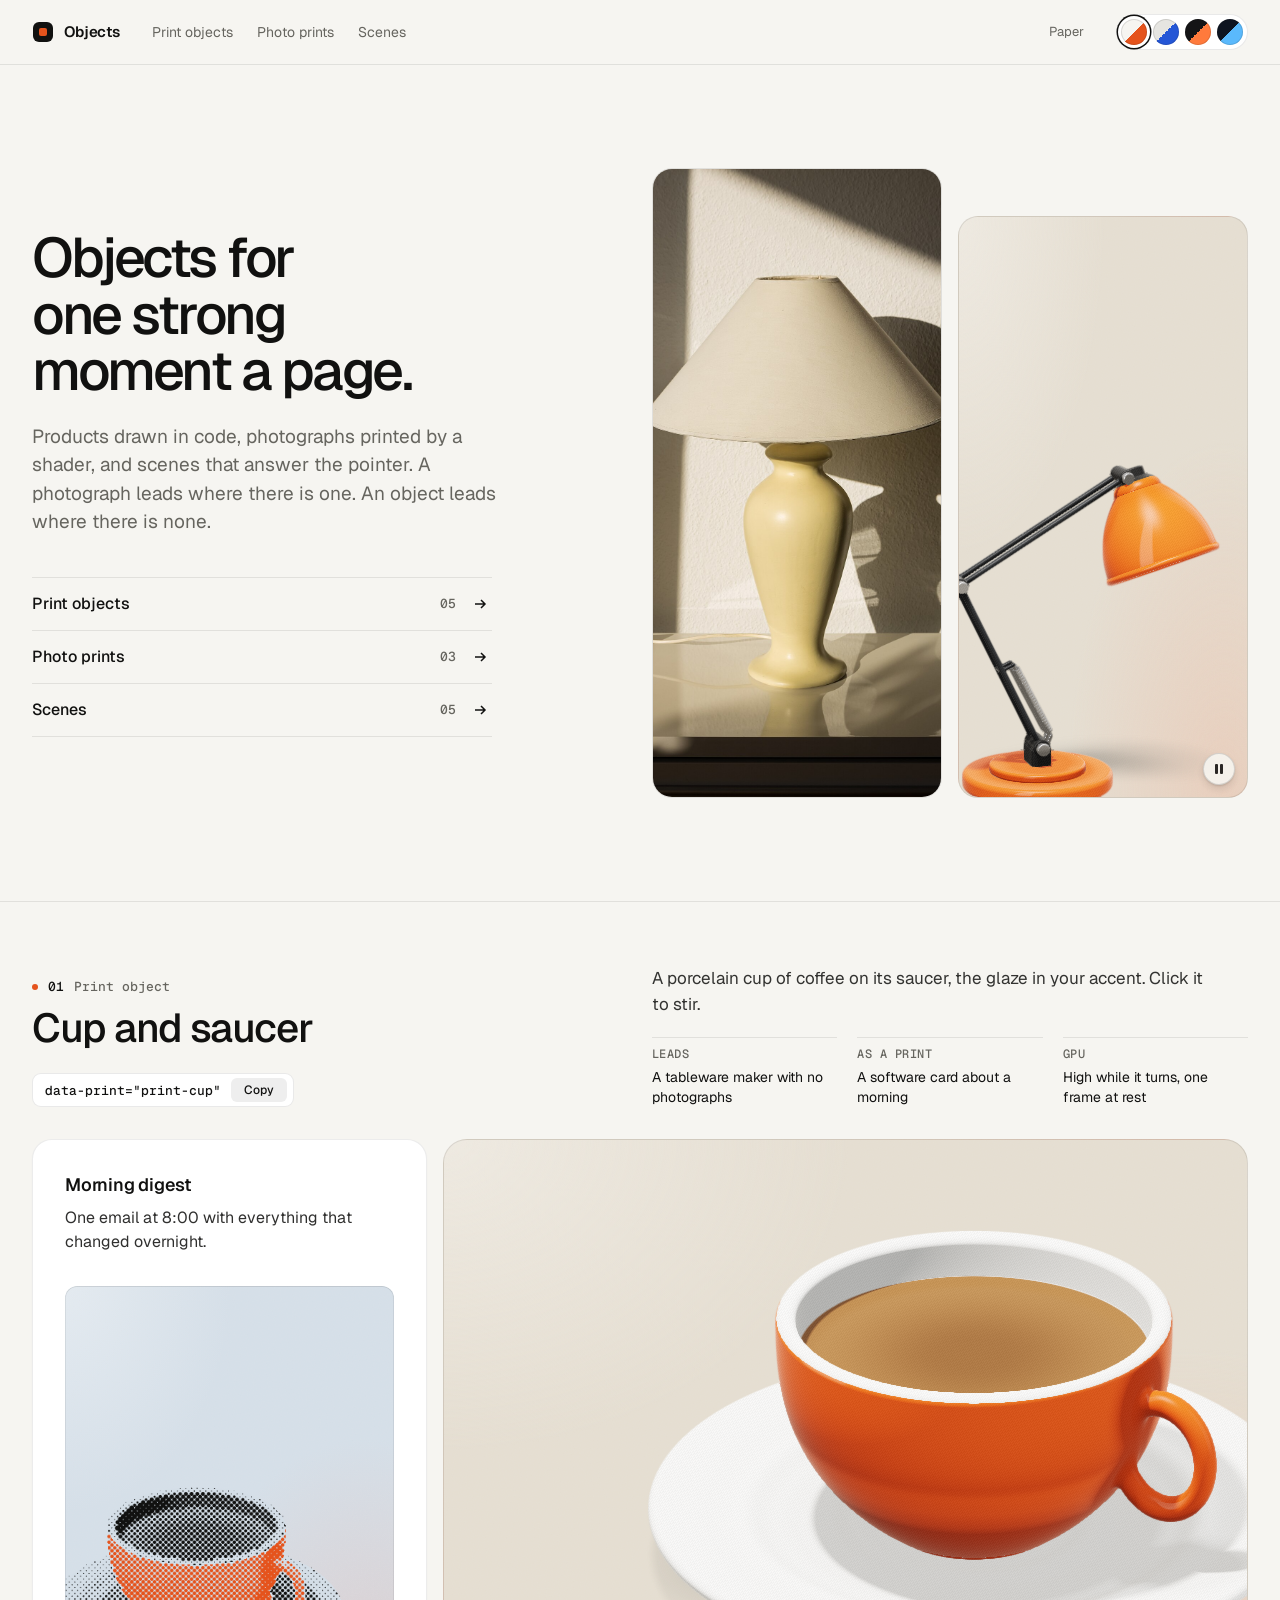
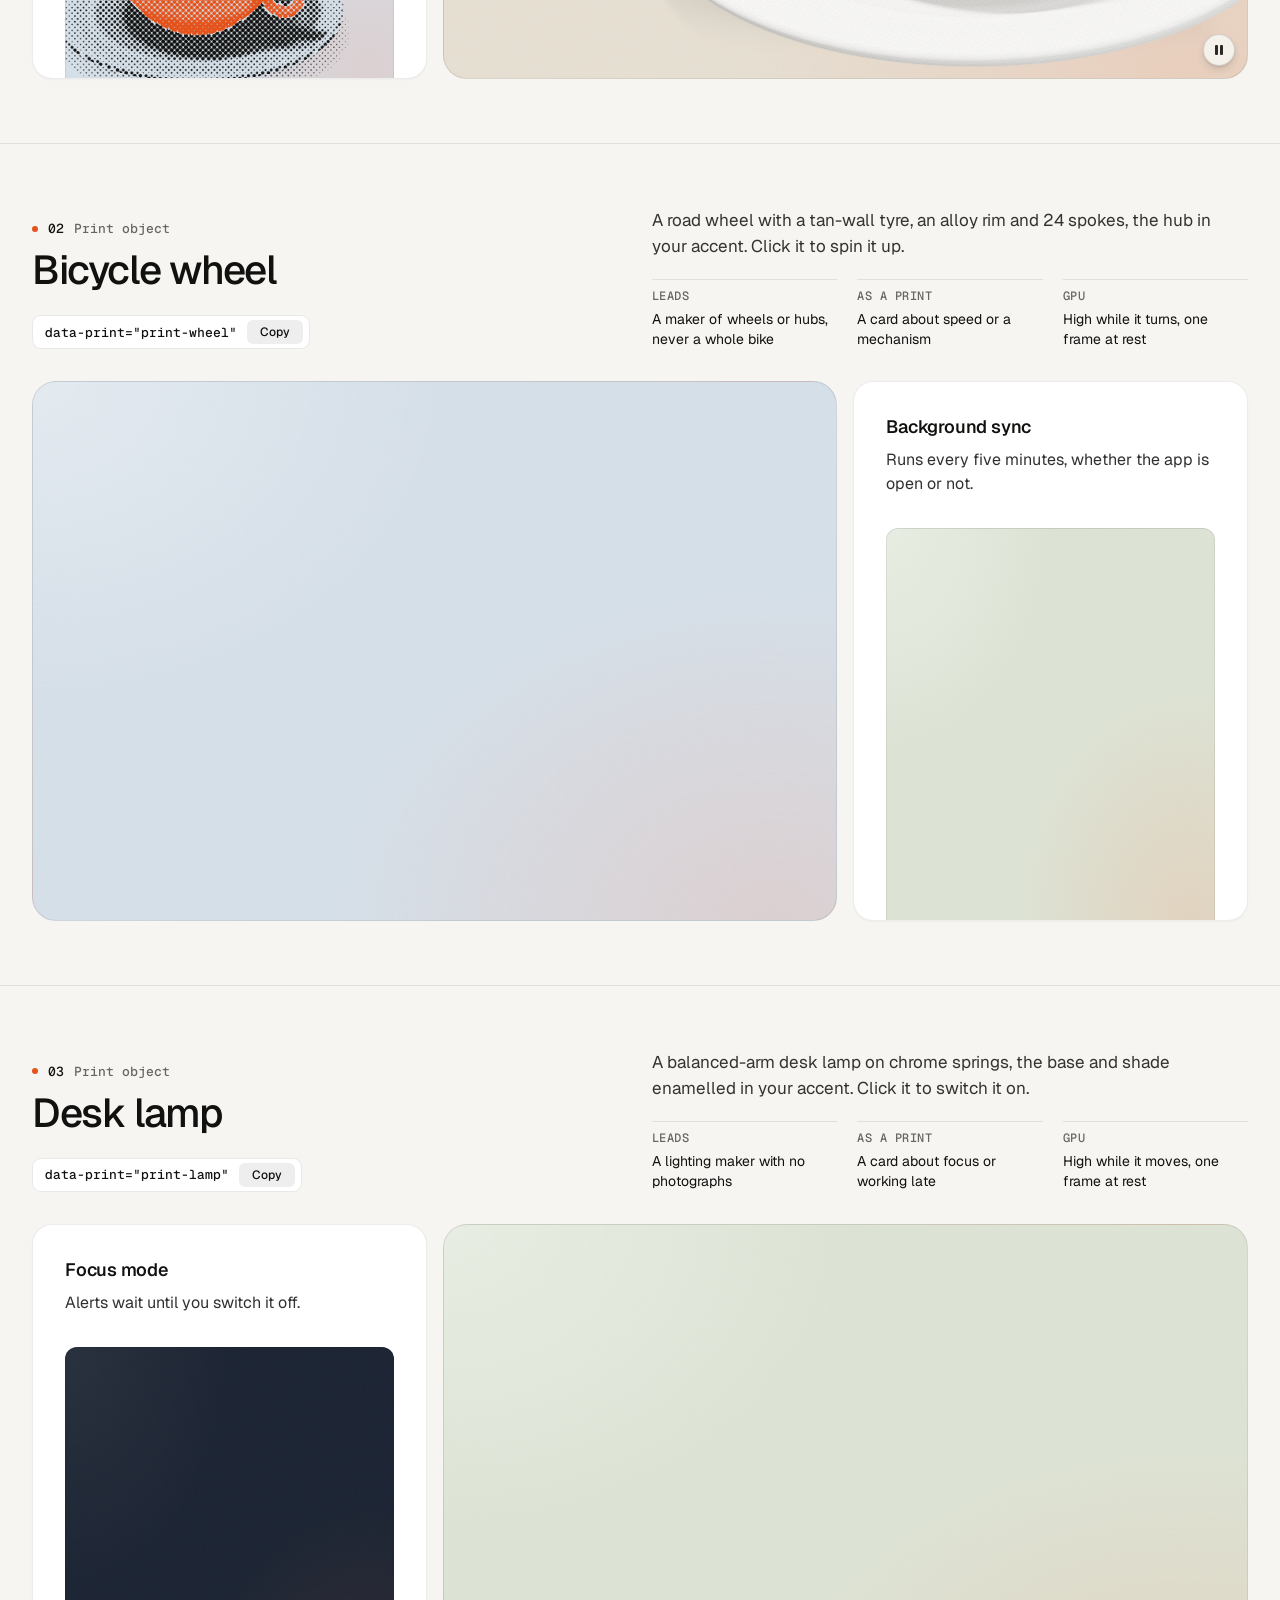
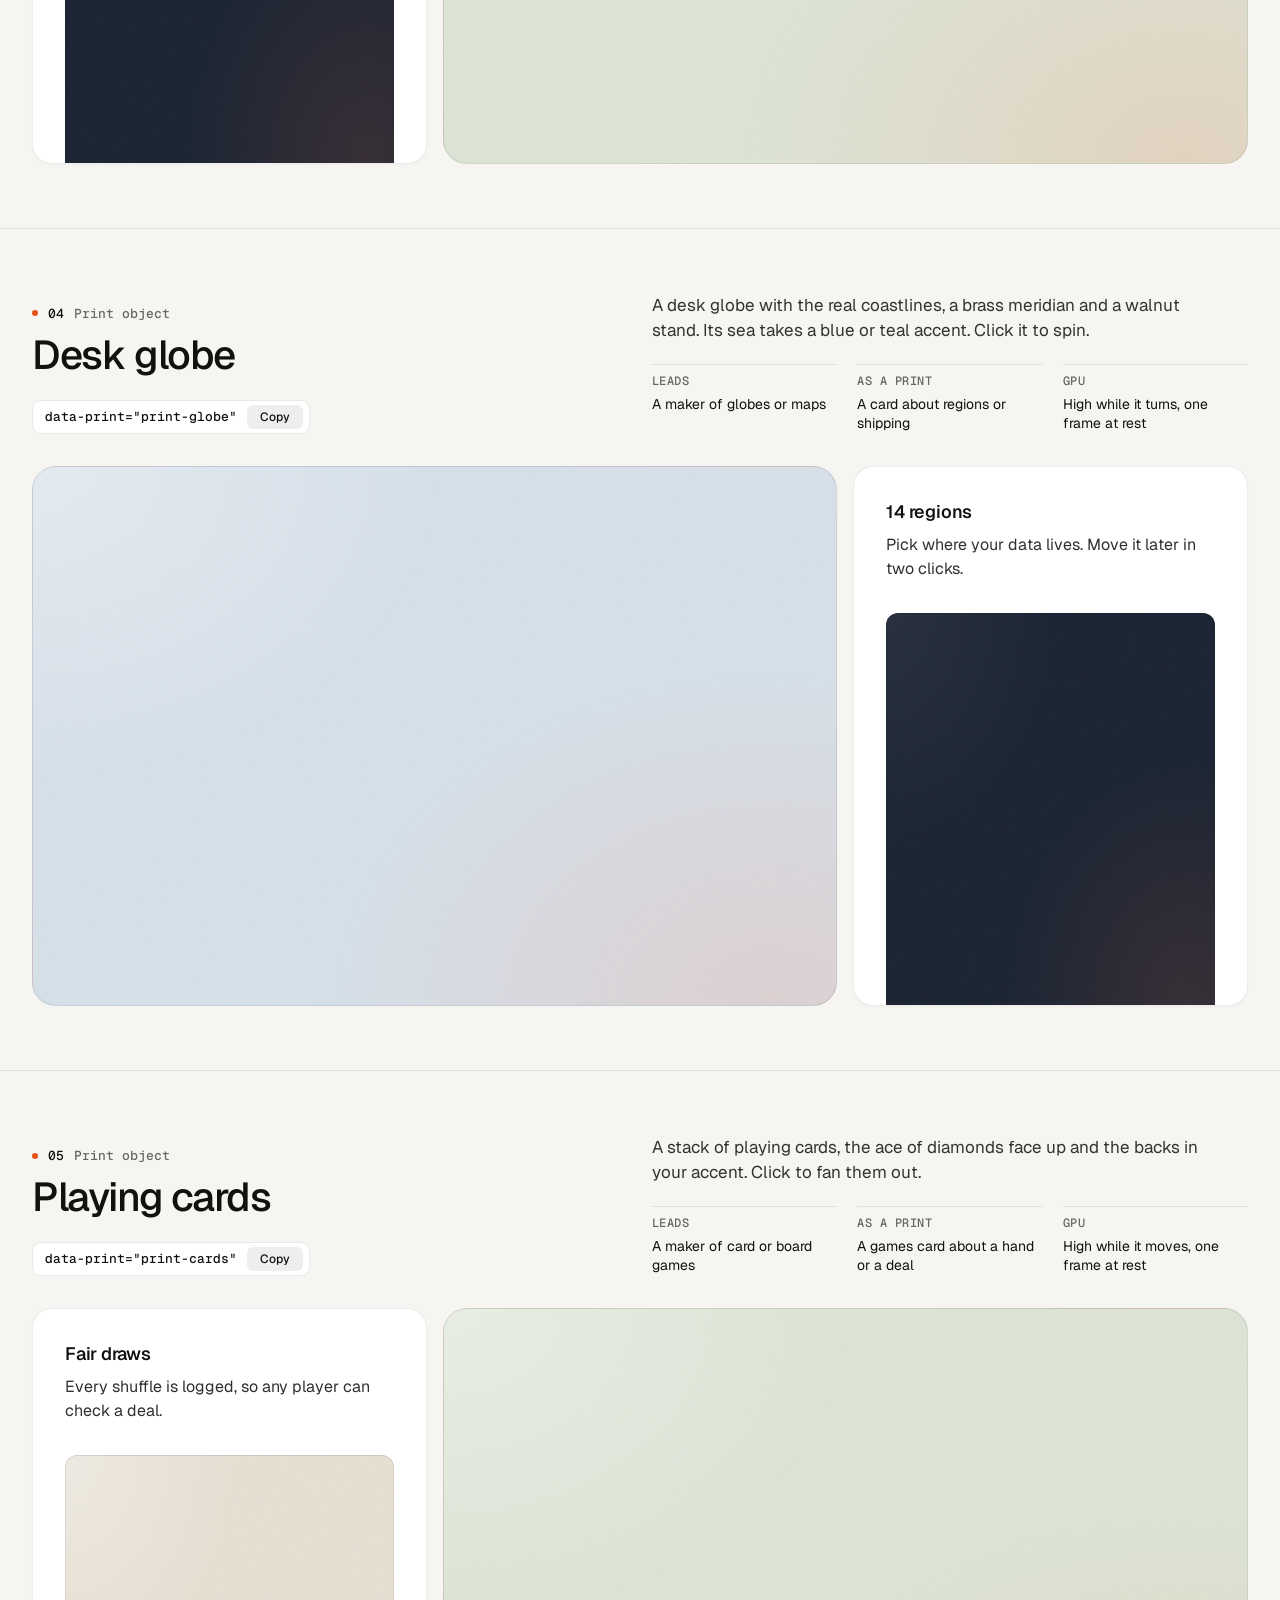
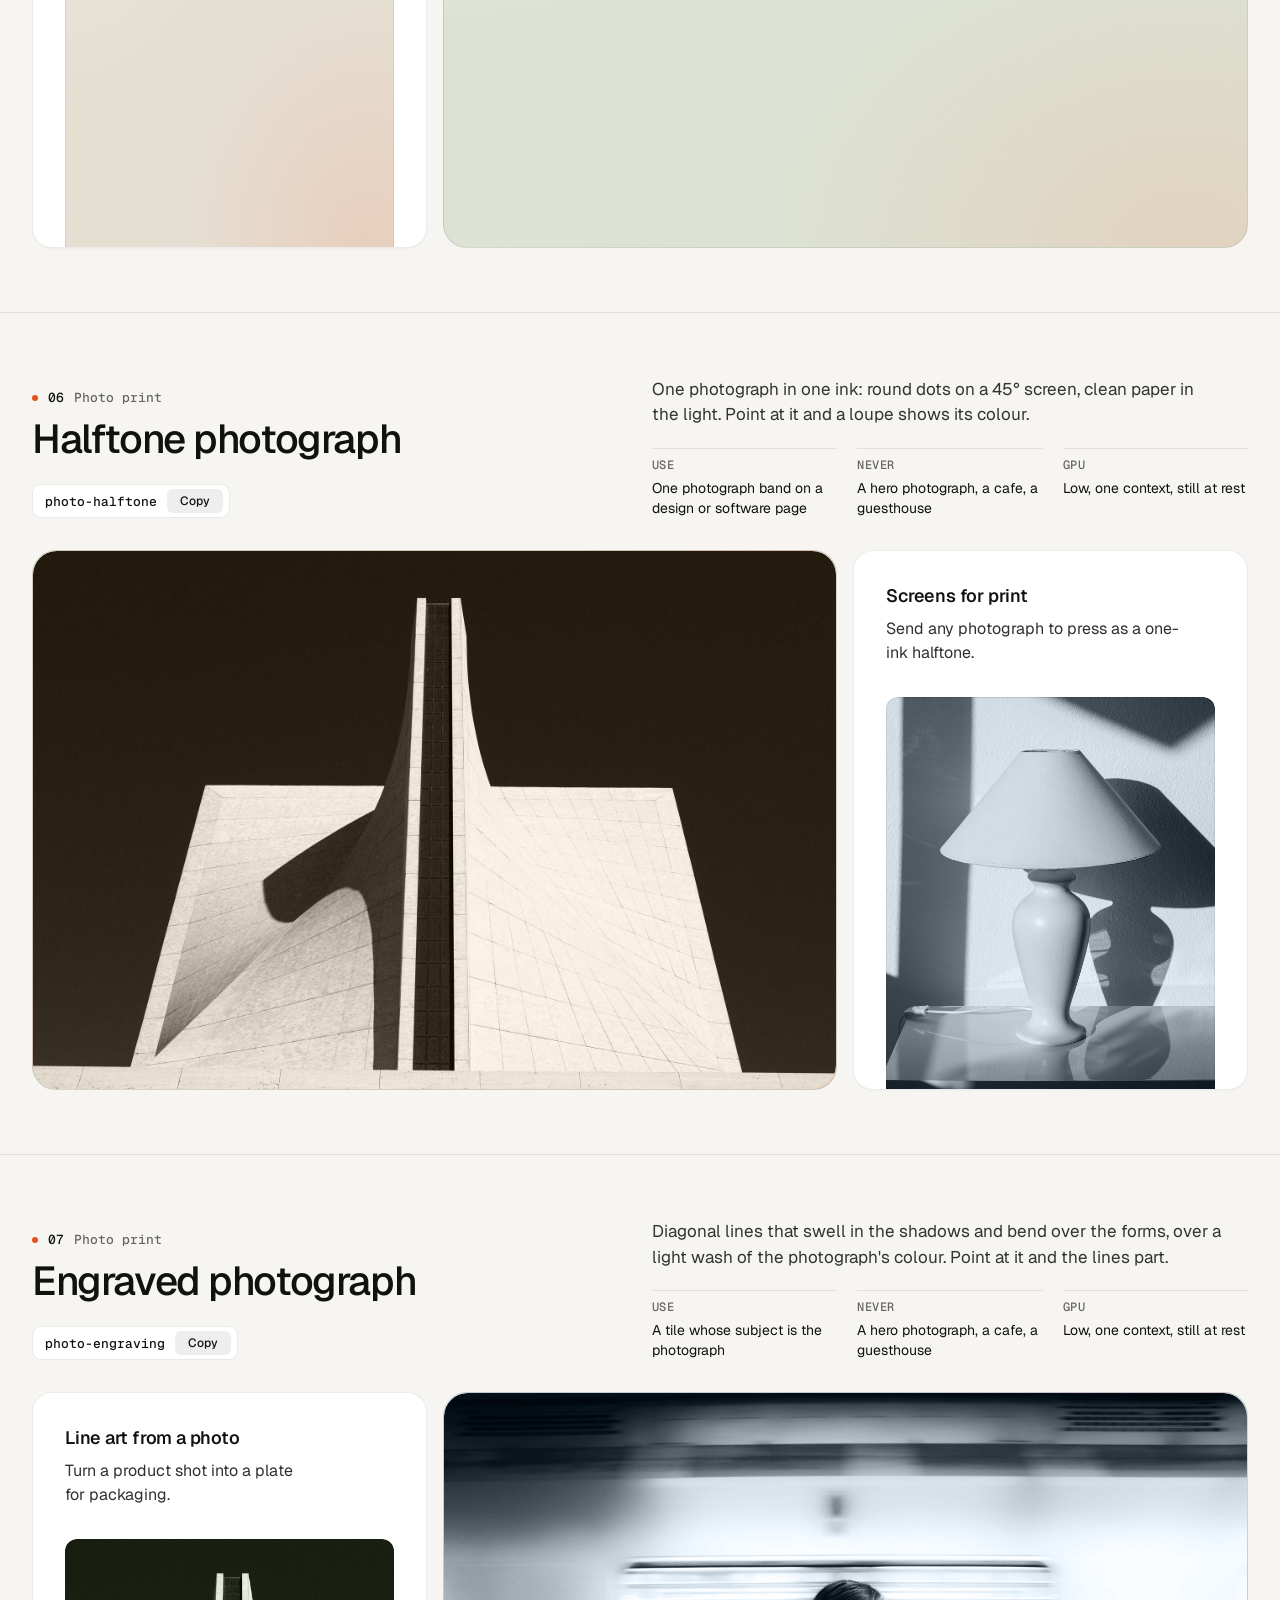
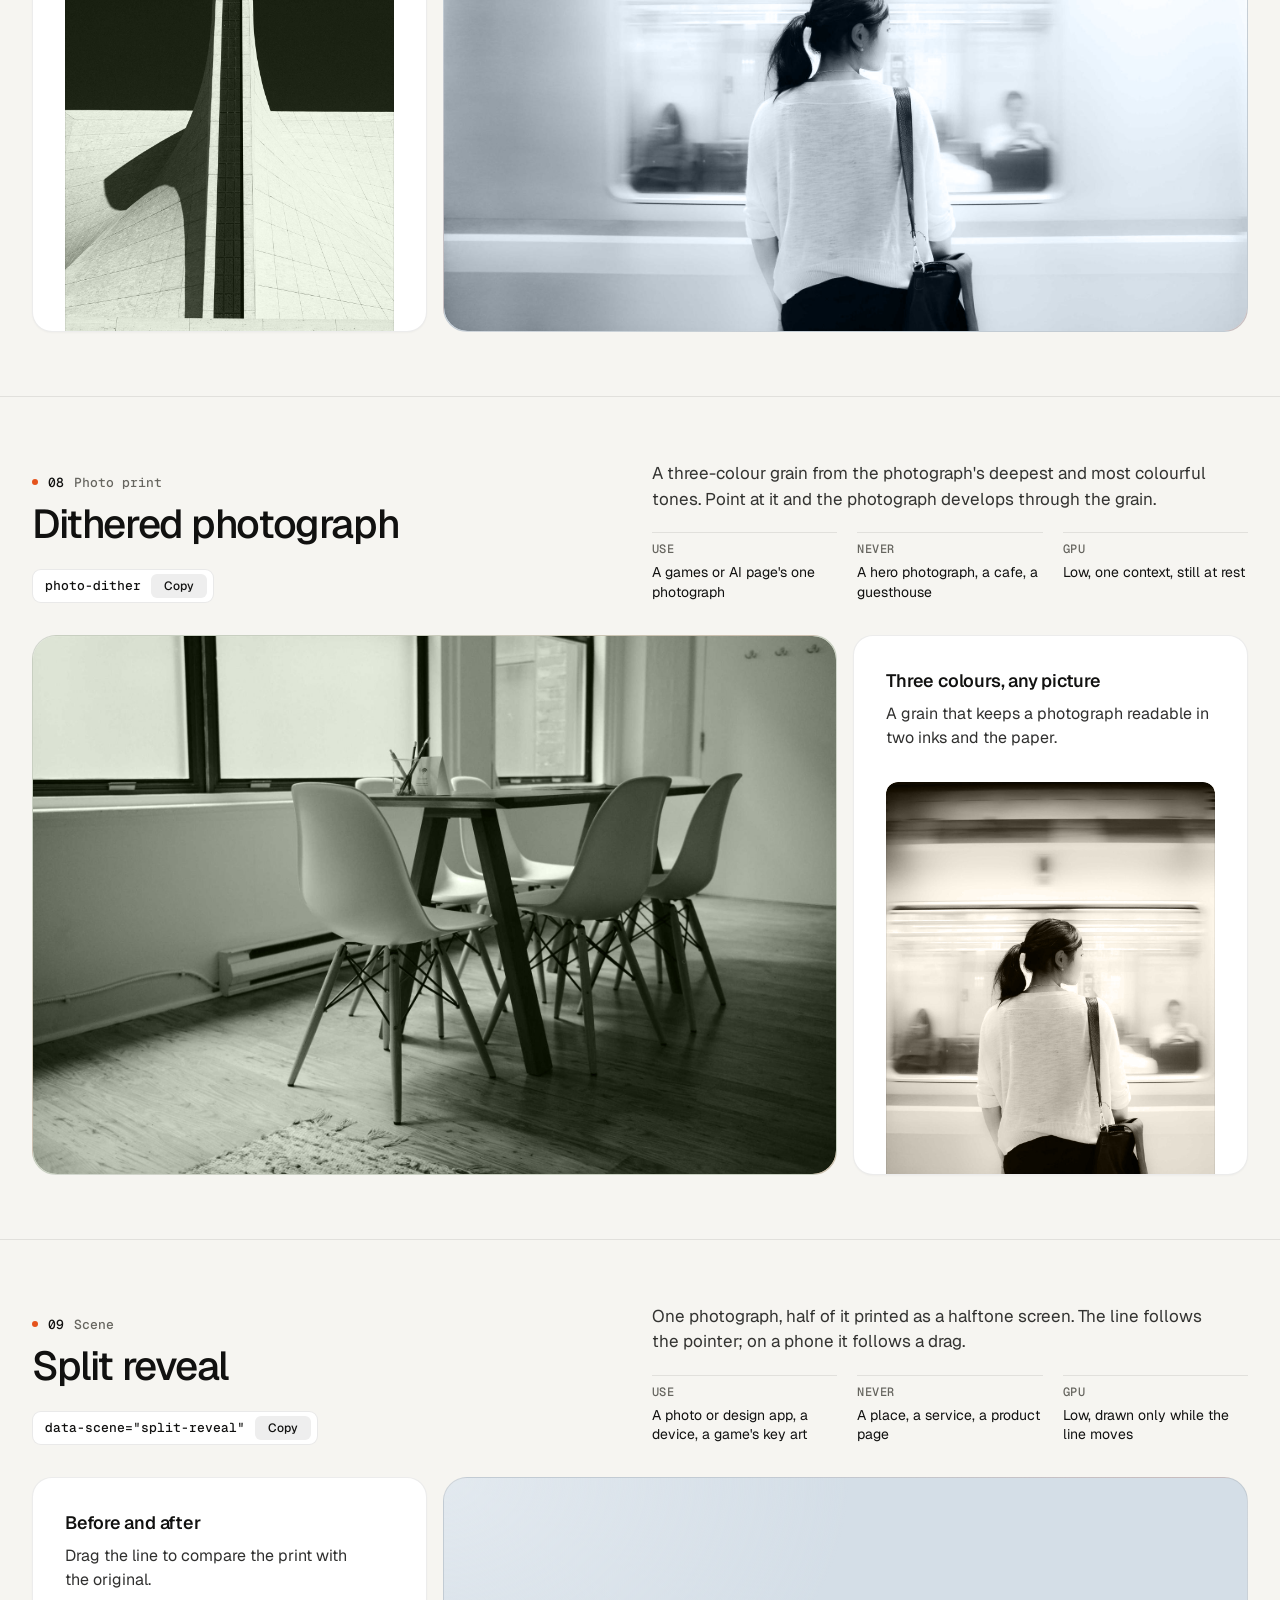
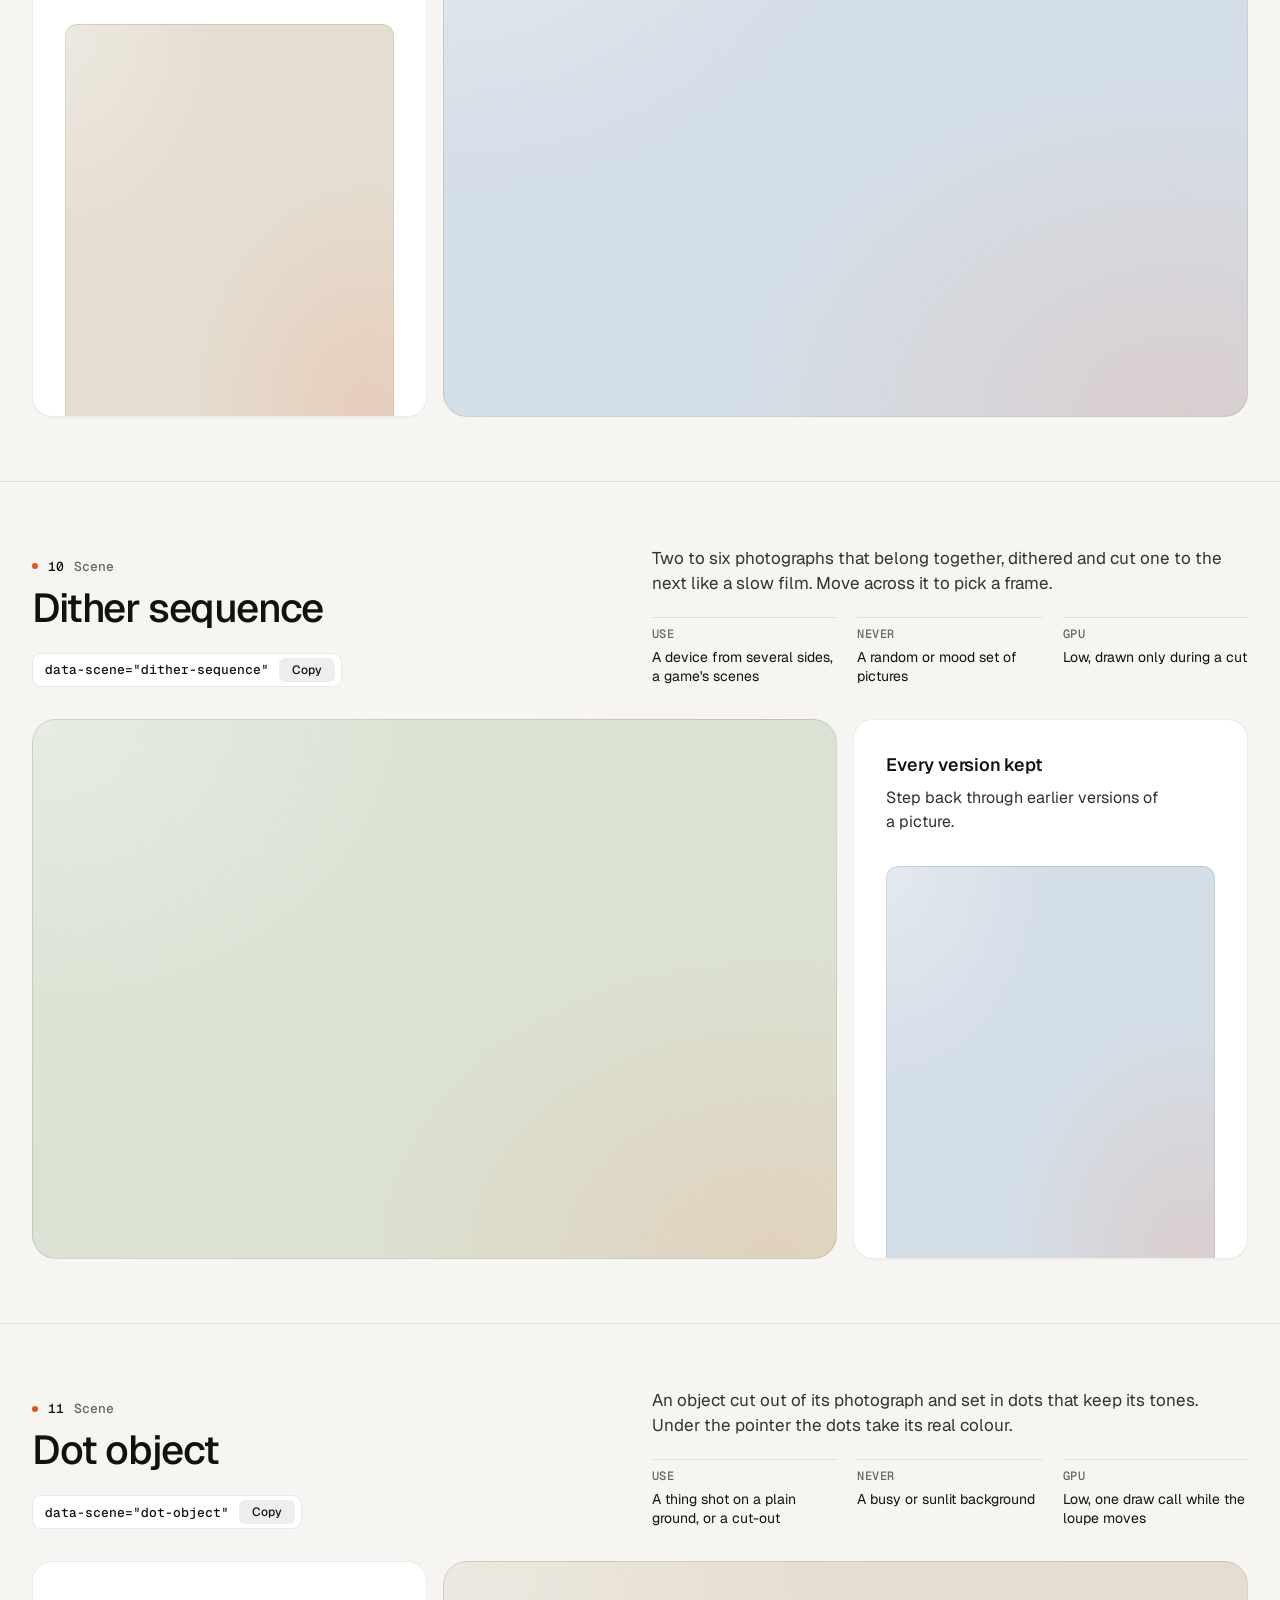
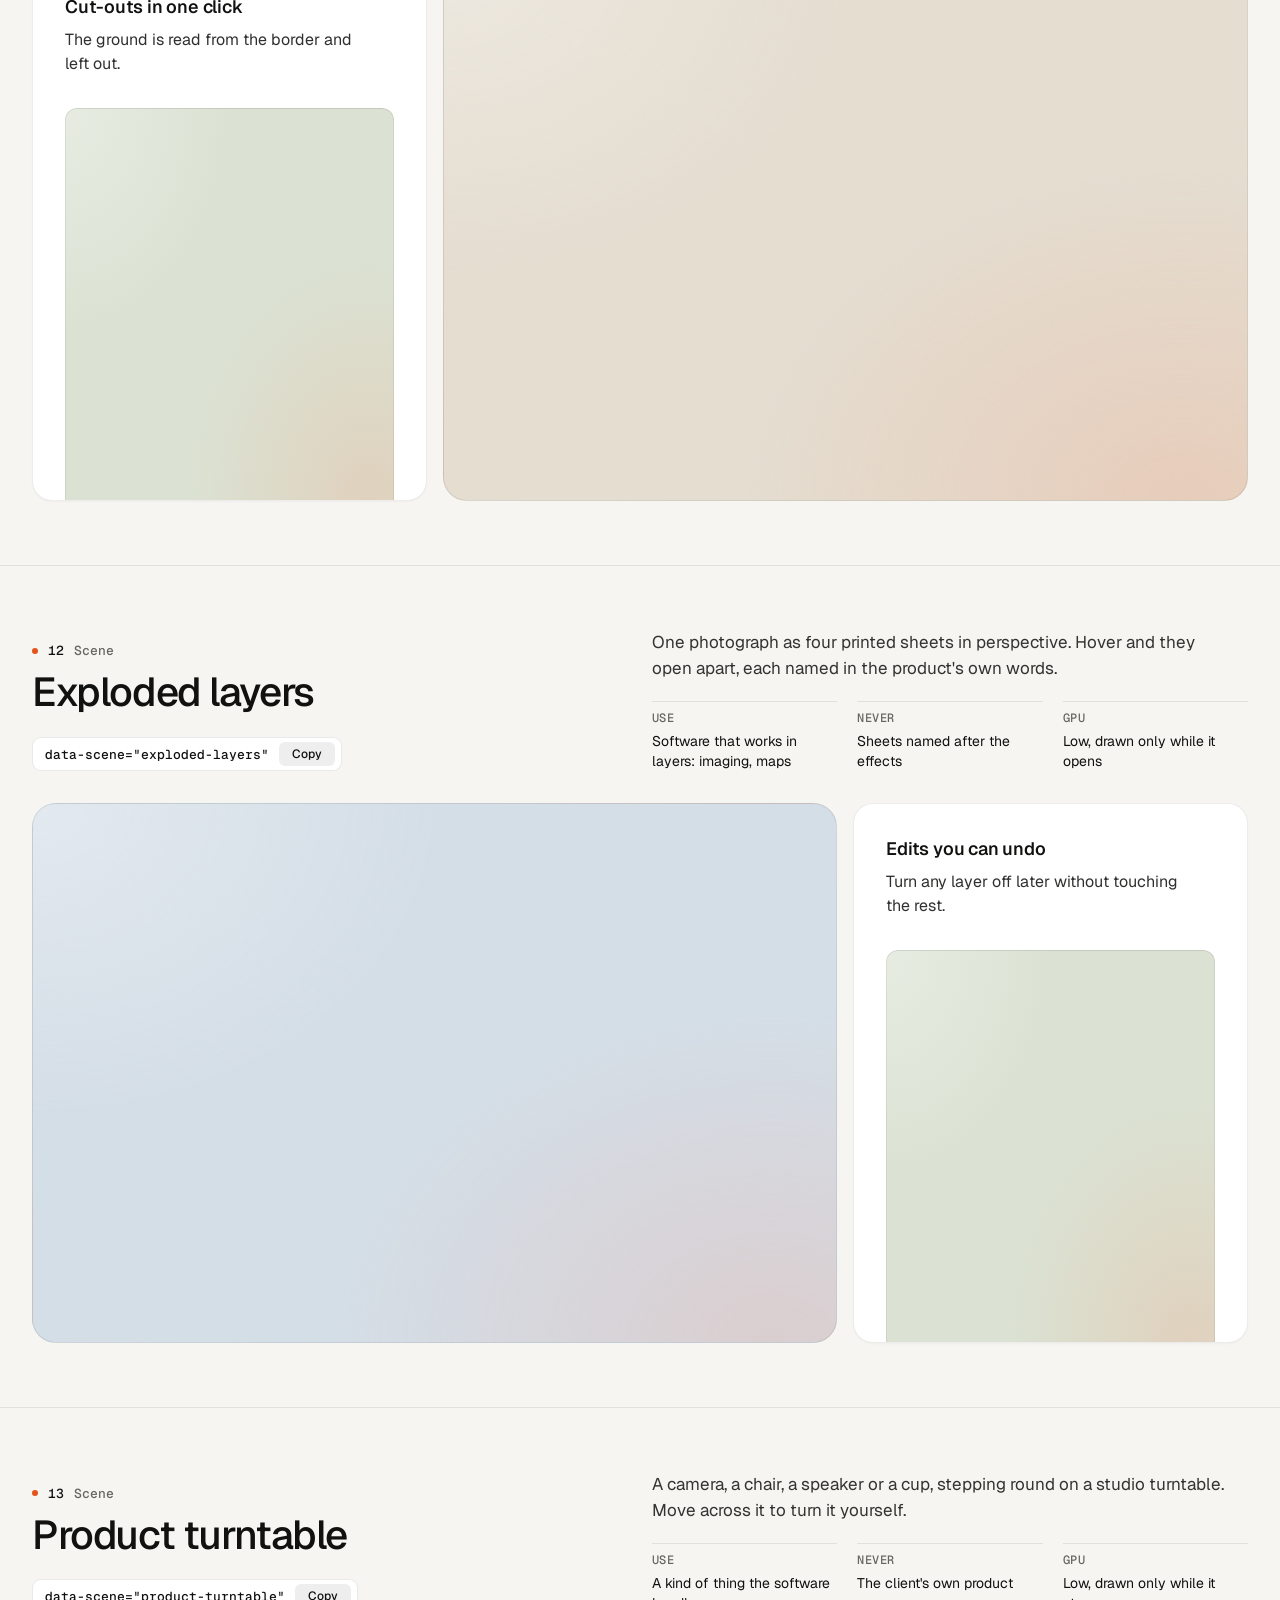
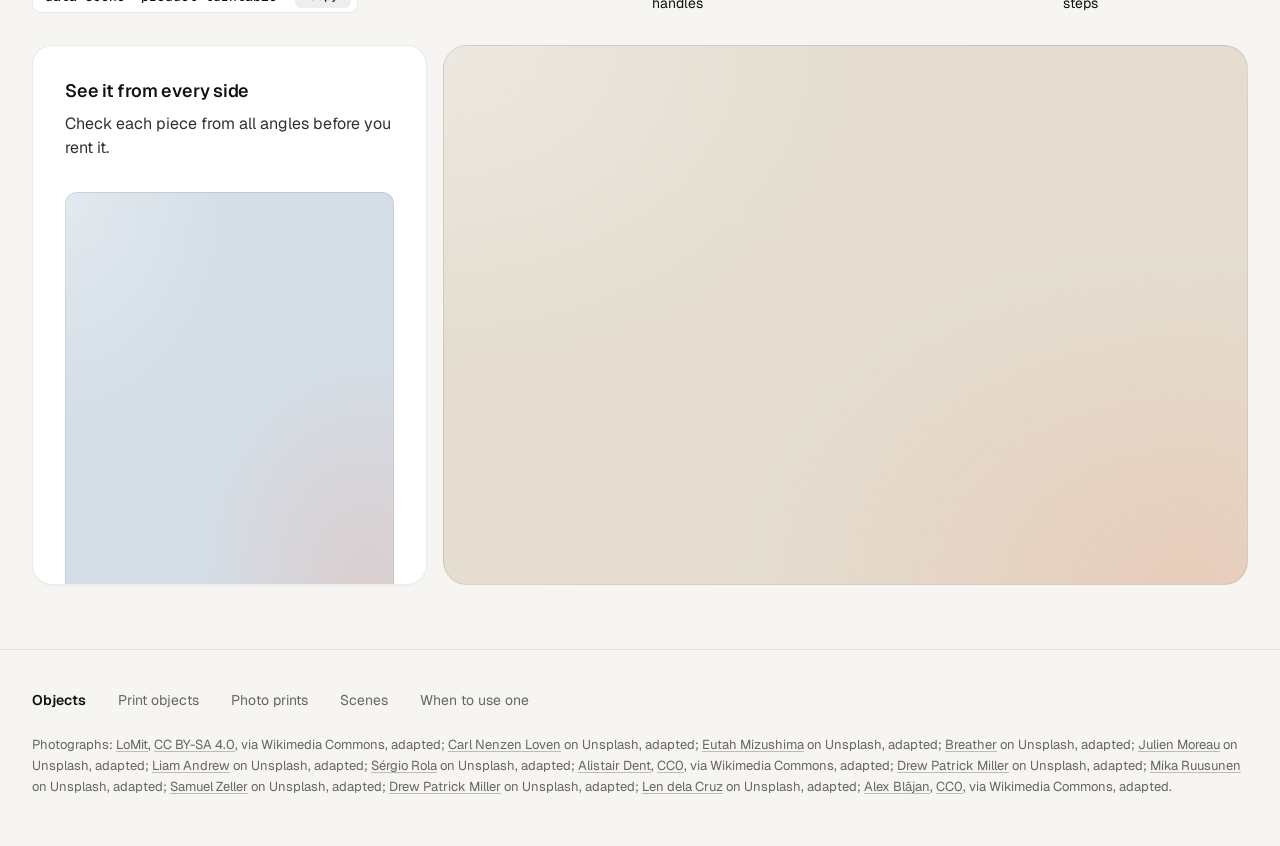
<file: .claude/skills/design-taste-frontend/assets/objects/index.html>
<!doctype html>
<html lang="en" data-palette="paper">
<head>
<script>window.__tpGlMax = 16;   /* a gallery shows many live effects at once; a page of a site keeps the default 4 (fx.js) */</script>
<meta charset="utf-8">
<meta name="viewport" content="width=device-width, initial-scale=1">
<title>Objects</title>
<meta name="description" content="Thirteen objects for one strong moment a page: products drawn in code, photographs printed by a shader, scenes that answer the pointer.">
<link rel="icon" href="data:,">
<link rel="preconnect" href="https://fonts.googleapis.com">
<link rel="preconnect" href="https://fonts.gstatic.com" crossorigin>
<link href="https://fonts.googleapis.com/css2?family=Geist:wght@300..700&family=Geist+Mono:wght@400;500&display=swap" rel="stylesheet">
<link rel="stylesheet" href="../ui/base.css">
<link rel="stylesheet" href="../ui/cards.css">
<style>
  /* palettes: page tokens, four grounds (--g1 sand, --g2 sky, --g3 sage, --g4 deep) and the globe's sea */
  :root {
    --font-text: "Geist", system-ui, sans-serif; --font-mono: "Geist Mono", ui-monospace, monospace;
    --ease: cubic-bezier(.2, .7, .2, 1);
    --gutter: 32px; --max: 1312px;
  }
  [data-palette="paper"] { --bg: #f6f5f1; --card: #ffffff; --surface: #ffffff; --ink: #111110; --muted: #66655f; --accent: #e5531c; --accent-ink: #ffffff;
    --g1: #e4ddd0; --g2: #d4dee7; --g3: #dbe2d3; --g4: #1a2230; --sea: #2f6aa8; --line: rgb(17 17 16 / 0.09); }
  [data-palette="stone"] { --bg: #e6e5e1; --card: #f3f2ef; --surface: #f3f2ef; --ink: #1a1b1d; --muted: #5d5e62; --accent: #2456d6; --accent-ink: #ffffff;
    --g1: #d6d5d0; --g2: #c9d4df; --g3: #dad3c6; --g4: #1d2633; --sea: #2456d6; --line: rgb(26 27 29 / 0.1); }
  [data-palette="graphite"] { --bg: #0b0b0c; --card: #141416; --surface: #141416; --ink: #f2f2ef; --muted: #96979c; --accent: #ff7a3c; --accent-ink: #120c08;
    --g1: #1e1d1b; --g2: #17202a; --g3: #1b201b; --g4: #23262c; --sea: #4f9be0; --line: rgb(242 242 239 / 0.09); }
  [data-palette="night"] { --bg: #070b14; --card: #0e1420; --surface: #0e1420; --ink: #e9edf3; --muted: #8b94a4; --accent: #5ab9fc; --accent-ink: #07101a;
    --g1: #121a29; --g2: #0f2231; --g3: #16202b; --g4: #1b2536; --sea: #5ab9fc; --line: rgb(233 237 243 / 0.09); }

  * { box-sizing: border-box; }
  html { scroll-padding-top: 64px; }
  html, body { margin: 0; }
  body { font-family: var(--font-text); background: var(--bg); color: var(--ink); -webkit-font-smoothing: antialiased; font-size: 16px; line-height: 1.5;
    transition: background-color 320ms var(--ease), color 320ms var(--ease); }
  a { color: inherit; }
  .wrap { max-width: var(--max); margin: 0 auto; padding: 0 var(--gutter); }

  /* ------------------------------------------------ the bar */
  .bar { position: sticky; top: 0; z-index: 30; background: color-mix(in oklab, var(--bg) 84%, transparent); backdrop-filter: blur(16px) saturate(1.2); border-bottom: 1px solid var(--line); }
  .bar__in { height: 64px; display: flex; align-items: center; gap: 32px; }
  .brand { display: inline-flex; align-items: center; gap: 10px; font-weight: 600; font-size: 15px; letter-spacing: -0.01em; text-decoration: none; }
  .brand svg { width: 22px; height: 22px; }
  .brand svg .a { fill: var(--accent); transition: transform 420ms var(--ease); transform-origin: 11px 11px; }
  .brand:hover svg .a { transform: rotate(90deg); }
  .nav { display: flex; gap: 24px; font-size: 14px; }
  .nav a { position: relative; text-decoration: none; color: var(--muted); transition: color 180ms ease; padding: 6px 0; }
  .nav a::after { content: ""; position: absolute; left: 0; right: 0; bottom: 0; height: 1px; background: currentColor; transform: scaleX(0); transform-origin: left; transition: transform 260ms var(--ease); }
  .nav a:hover { color: var(--ink); }
  .nav a:hover::after { transform: scaleX(1); }
  .sp { flex: 1; }
  .swatches { display: flex; align-items: center; gap: 6px; padding: 4px; border-radius: 999px; border: 1px solid var(--line); background: var(--card); }
  .sw { position: relative; width: 26px; height: 26px; border-radius: 50%; border: 0; padding: 0; cursor: pointer; background: linear-gradient(135deg, var(--s-bg) 0 50%, var(--s-ac) 50% 100%);
    box-shadow: inset 0 0 0 1px rgb(0 0 0 / 0.12); transition: transform 200ms var(--ease); }
  .sw::after { content: ""; position: absolute; inset: -3px; border-radius: 50%; box-shadow: 0 0 0 1.5px var(--ink); opacity: 0; transform: scale(0.8); transition: opacity 200ms ease, transform 260ms var(--ease); }
  .sw:hover { transform: scale(1.08); }
  .sw:active { transform: scale(0.94); }
  .sw[aria-pressed="true"]::after { opacity: 1; transform: scale(1); }
  .sw:focus-visible { outline: 2px solid var(--ink); outline-offset: 3px; }
  .sw-label { font-size: 13px; color: var(--muted); min-width: 60px; text-align: right; }

  /* ------------------------------------------------ grounds: a soft lit mesh of the ground's own tone, a fine grain */
  .gr, .card > .panel.gr { --calm-k: 0%; background-color: var(--pg);
    background-image:
      radial-gradient(80% 90% at 92% 100%, color-mix(in oklab, var(--accent) 13%, var(--pg)), transparent 68%),
      radial-gradient(70% 80% at 0% 0%, color-mix(in oklab, var(--lift, #ffffff) var(--lift-k, 34%), var(--pg)), transparent 72%); }
  .gr.dk, [data-palette="graphite"] .gr, [data-palette="night"] .gr { --lift: #ffffff; --lift-k: 6%; }
  .grain { position: absolute; inset: 0; z-index: 0; pointer-events: none; opacity: .32; mix-blend-mode: soft-light; border-radius: inherit;
    background-image: url("data:image/svg+xml;utf8,<svg xmlns='http://www.w3.org/2000/svg' width='160' height='160'><filter id='n'><feTurbulence type='fractalNoise' baseFrequency='.85' numOctaves='2' stitchTiles='stitch'/><feColorMatrix values='0 0 0 0 .5  0 0 0 0 .5  0 0 0 0 .5  0 0 0 .9 0'/></filter><rect width='100%' height='100%' filter='url(%23n)'/></svg>"); }
  .slot { position: absolute; inset: 0; z-index: 1; border-radius: inherit; }
  .slot > .host { position: absolute; inset: 0; border-radius: inherit; overflow: hidden; }

  /* ------------------------------------------------ hero */
  .hero { min-height: calc(100svh - 64px); display: grid; align-items: center; padding: 56px 0; }
  .hero__grid { display: grid; grid-template-columns: repeat(12, minmax(0, 1fr)); gap: 24px; align-items: center; }
  .hero__copy { grid-column: 1 / span 5; }
  .hero h1 { margin: 0; font-size: clamp(44px, 3.4vw + 12px, 72px); line-height: 1.02; letter-spacing: -0.045em; font-weight: 520; text-wrap: balance; }
  .hero__lede { margin: 24px 0 0; font-size: 19px; line-height: 1.5; color: var(--muted); max-width: 40ch; text-wrap: pretty; }
  .index { margin: 40px 0 0; padding: 0; list-style: none; border-top: 1px solid var(--line); max-width: 460px; }
  .index a { display: grid; grid-template-columns: 1fr auto 20px; align-items: center; gap: 16px; padding: 14px 0; border-bottom: 1px solid var(--line); text-decoration: none; font-size: 16px; font-weight: 500; }
  .index a span { font: 500 13px/1 var(--font-mono); color: var(--muted); }
  .index a svg { width: 16px; height: 16px; transition: transform 260ms var(--ease); }
  .index a:hover svg { transform: translateX(4px); }
  .hero__pics { grid-column: 7 / span 6; display: grid; grid-template-columns: 1fr 1fr; gap: 16px; height: min(70svh, 660px); min-height: 440px; }
  .pic { position: relative; overflow: clip; border-radius: 20px; border: 1px solid var(--line); isolation: isolate; }
  .pic img { position: absolute; inset: 0; width: 100%; height: 100%; object-fit: cover; object-position: 50% 42%; display: block; }
  .pic--down { margin-top: 48px; }

  /* ------------------------------------------------ an object, one screen */
  .obj { min-height: calc(100svh - 64px); display: grid; align-content: center; padding: 64px 0; border-top: 1px solid var(--line); }
  .obj__head { display: grid; grid-template-columns: repeat(12, minmax(0, 1fr)); gap: 24px; align-items: end; margin-bottom: 32px; }
  .obj__title { grid-column: 1 / span 5; }
  .obj__n { margin: 0 0 14px; font: 500 13px/1 var(--font-mono); color: var(--muted); display: flex; gap: 10px; align-items: center; }
  .obj__n b { color: var(--ink); font-weight: 500; }
  .obj__n i { width: 6px; height: 6px; border-radius: 50%; background: var(--accent); display: inline-block; }
  .obj h2 { margin: 0; font-size: clamp(34px, 1.9vw + 16px, 52px); line-height: 1.04; letter-spacing: -0.035em; font-weight: 520; text-wrap: balance; }
  .obj__about { grid-column: 7 / span 6; }
  .obj__line { margin: 0; font-size: 17px; line-height: 1.5; color: color-mix(in oklab, var(--ink) 82%, var(--bg)); max-width: 52ch; text-wrap: pretty; }
  .facts { display: grid; grid-template-columns: repeat(3, minmax(0, 1fr)); gap: 20px; margin: 20px 0 0; }
  .facts div { border-top: 1px solid var(--line); padding-top: 10px; }
  .facts dt { font: 500 12px/1 var(--font-mono); color: var(--muted); text-transform: uppercase; letter-spacing: .04em; }
  .facts dd { margin: 8px 0 0; font-size: 14px; line-height: 1.4; }
  .copy { margin-top: 24px; display: inline-flex; align-items: center; gap: 10px; height: 34px; padding: 0 6px 0 12px; border-radius: 9px; border: 1px solid var(--line);
    background: var(--card); color: var(--ink); font: 500 13px/1 var(--font-mono); cursor: pointer; transition: border-color 180ms ease, transform 160ms var(--ease); }
  .copy:hover { border-color: color-mix(in oklab, var(--ink) 24%, transparent); }
  .copy:active { transform: scale(0.97); }
  .copy:focus-visible { outline: 2px solid var(--ink); outline-offset: 2px; }
  .copy em { font-style: normal; display: inline-grid; place-items: center; height: 24px; padding: 0 8px; border-radius: 6px; background: color-mix(in oklab, var(--ink) 7%, transparent); font-family: var(--font-text); font-size: 12px; overflow: hidden; }
  .copy em span { grid-area: 1 / 1; transition: transform 260ms var(--ease), opacity 200ms ease; }
  .copy em span + span { transform: translateY(110%); opacity: 0; }
  .copy.done em span:first-child { transform: translateY(-110%); opacity: 0; }
  .copy.done em span + span { transform: none; opacity: 1; }

  .duo { display: grid; grid-template-columns: repeat(12, minmax(0, 1fr)); gap: 16px; height: clamp(400px, calc(100svh - 360px), 600px); }
  .big { grid-column: 1 / span 8; position: relative; overflow: clip; isolation: isolate; border-radius: 24px; border: 1px solid var(--line); }
  .duo .card { grid-column: 9 / span 4; }
  .obj:nth-of-type(even) .big { grid-column: 5 / span 8; grid-row: 1; }
  .obj:nth-of-type(even) .duo .card { grid-column: 1 / span 4; grid-row: 1; }
  .duo .card > .panel { flex: 1 1 auto; min-height: 0; }

  /* ------------------------------------------------ footer */
  .foot { border-top: 1px solid var(--line); padding: 40px 0 48px; font-size: 14px; color: var(--muted); }
  .foot__row { display: flex; flex-wrap: wrap; gap: 12px 32px; align-items: baseline; }
  .foot__row b { color: var(--ink); font-weight: 600; }
  .foot__row a { text-decoration: none; }
  .foot__row a:hover { color: var(--ink); }
  .credits { margin: 24px 0 0; font-size: 13px; line-height: 1.6; color: var(--muted); }
  .credits a { text-decoration: underline; text-decoration-color: color-mix(in oklab, currentColor 40%, transparent); text-underline-offset: 2px; }

  @media (max-width: 1023px) {
    .hero__copy, .hero__pics { grid-column: 1 / -1; }
    .hero__pics { height: auto; min-height: 0; }
    .pic { aspect-ratio: 3 / 4; }
    .obj__title, .obj__about { grid-column: 1 / -1; }
    .duo { height: auto; grid-template-columns: minmax(0, 1fr); }
    .big, .duo .card, .obj:nth-of-type(even) .big, .obj:nth-of-type(even) .duo .card { grid-column: 1 / -1; grid-row: auto; }
    .big { aspect-ratio: 4 / 3; }
    .duo .card > .panel { flex: none; height: 320px; }
  }
  @media (max-width: 760px) {
    :root { --gutter: 16px; }
    .nav, .sw-label { display: none; }
    .hero { padding: 32px 0 40px; }
    .hero__lede { font-size: 17px; }
    .hero__pics { gap: 10px; }
    .pic { border-radius: 16px; }
    .pic--down { margin-top: 28px; }
    .obj { padding: 72px 0; min-height: 0; }
    .obj .wrap { display: flex; flex-direction: column; }
    .obj__head, .obj__about { display: contents; }
    .obj__title { order: 1; margin-bottom: 16px; }
    .obj__line { order: 2; margin-bottom: 28px; }
    .duo { order: 3; }
    .facts { order: 4; margin-top: 28px; }
    .copy, .index { display: none; }
    .facts { grid-template-columns: minmax(0, 1fr); gap: 0; }
    .facts div { display: grid; grid-template-columns: 96px 1fr; gap: 12px; padding: 10px 0; }
    .facts dd { margin: 0; }
    .big { aspect-ratio: 4 / 5; border-radius: 18px; }
    .duo .card > .panel { height: 300px; }
  }
  @media (prefers-reduced-motion: reduce) { *, *::before, *::after { transition-duration: 0ms !important; } }
</style>
</head>
<body>
<header class="bar">
  <div class="wrap bar__in">
    <a class="brand" href="#top" aria-label="Objects, back to the top">
      <svg viewBox="0 0 22 22" aria-hidden="true"><rect x="1" y="1" width="20" height="20" rx="6" fill="currentColor"/><rect class="a" x="7" y="7" width="8" height="8" rx="2"/></svg>
      Objects
    </a>
    <nav class="nav" aria-label="Families">
      <a href="#print-cup">Print objects</a>
      <a href="#photo-halftone">Photo prints</a>
      <a href="#split-reveal">Scenes</a>
    </nav>
    <span class="sp"></span>
    <span class="sw-label" id="sw-label">Paper</span>
    <div class="swatches" role="group" aria-label="Palette">
      <button type="button" class="sw" data-pal="paper" aria-label="Paper" aria-pressed="true" style="--s-bg:#f6f5f1;--s-ac:#e5531c"></button>
      <button type="button" class="sw" data-pal="stone" aria-label="Stone" aria-pressed="false" style="--s-bg:#e6e5e1;--s-ac:#2456d6"></button>
      <button type="button" class="sw" data-pal="graphite" aria-label="Graphite" aria-pressed="false" style="--s-bg:#141416;--s-ac:#ff7a3c"></button>
      <button type="button" class="sw" data-pal="night" aria-label="Night" aria-pressed="false" style="--s-bg:#0e1420;--s-ac:#5ab9fc"></button>
    </div>
  </div>
</header>

<main id="top">
  <section class="hero">
    <div class="wrap hero__grid">
      <div class="hero__copy">
        <h1>Objects for one strong moment a page.</h1>
        <p class="hero__lede">Products drawn in code, photographs printed by a shader, and scenes that answer the pointer. A photograph leads where there is one. An object leads where there is none.</p>
        <ul class="index">
          <li><a href="#print-cup">Print objects <span>05</span><svg viewBox="0 0 16 16" fill="none" stroke="currentColor" stroke-width="1.5" aria-hidden="true"><path d="M3 8h10M9 4l4 4-4 4"/></svg></a></li>
          <li><a href="#photo-halftone">Photo prints <span>03</span><svg viewBox="0 0 16 16" fill="none" stroke="currentColor" stroke-width="1.5" aria-hidden="true"><path d="M3 8h10M9 4l4 4-4 4"/></svg></a></li>
          <li><a href="#split-reveal">Scenes <span>05</span><svg viewBox="0 0 16 16" fill="none" stroke="currentColor" stroke-width="1.5" aria-hidden="true"><path d="M3 8h10M9 4l4 4-4 4"/></svg></a></li>
        </ul>
      </div>
      <div class="hero__pics">
        <div class="pic"><img src="photo-kit/photos/lamp.jpg" width="1280" height="1757" alt="Cream ceramic table lamp on a glossy side table in low sun" decoding="async"></div>
        <article class="pic pic--down gr" style="--pg: var(--g1)" aria-label="A balanced-arm desk lamp">
          <div class="grain"></div>
          <div class="slot" data-slot='{"kind":"print","id":"print-lamp","place":"card","ground":"g1","params":{"size":1.06,"x":-0.08,"y":-0.2}}'></div>
        </article>
      </div>
    </div>
  </section>

  <!-- ===================================================== print objects -->
  <section class="obj" id="print-cup">
    <div class="wrap">
      <div class="obj__head">
        <div class="obj__title"><p class="obj__n"><i></i><b>01</b> Print object</p><h2>Cup and saucer</h2>
          <button type="button" class="copy" data-copy='<div data-print="print-cup" data-print-place="card"></div>'>data-print="print-cup"<em><span>Copy</span><span>Copied</span></em></button></div>
        <div class="obj__about">
          <p class="obj__line">A porcelain cup of coffee on its saucer, the glaze in your accent. Click it to stir.</p>
          <dl class="facts"><div><dt>Leads</dt><dd>A tableware maker with no photographs</dd></div><div><dt>As a print</dt><dd>A software card about a morning</dd></div><div><dt>GPU</dt><dd>High while it turns, one frame at rest</dd></div></dl>
        </div>
      </div>
      <div class="duo">
        <article class="big gr" style="--pg: var(--g1)"><div class="grain"></div>
          <div class="slot" data-slot='{"kind":"print","id":"print-cup","place":"hero","ground":"g1","params":{"size":0.96,"x":0.16,"y":-0.04}}'></div></article>
        <article class="card"><h3>Morning digest</h3><p>One email at 8:00 with everything that changed overnight.</p>
          <div class="panel gr" style="--pg: var(--g2)"><div class="grain"></div>
            <div class="slot" data-slot='{"kind":"print","id":"print-cup","place":"card","ground":"g2","params":{"effect":"halftone","turn":0}}'></div></div></article>
      </div>
    </div>
  </section>

  <section class="obj" id="print-wheel">
    <div class="wrap">
      <div class="obj__head">
        <div class="obj__title"><p class="obj__n"><i></i><b>02</b> Print object</p><h2>Bicycle wheel</h2>
          <button type="button" class="copy" data-copy='<div data-print="print-wheel" data-print-place="card"></div>'>data-print="print-wheel"<em><span>Copy</span><span>Copied</span></em></button></div>
        <div class="obj__about">
          <p class="obj__line">A road wheel with a tan-wall tyre, an alloy rim and 24 spokes, the hub in your accent. Click it to spin it up.</p>
          <dl class="facts"><div><dt>Leads</dt><dd>A maker of wheels or hubs, never a whole bike</dd></div><div><dt>As a print</dt><dd>A card about speed or a mechanism</dd></div><div><dt>GPU</dt><dd>High while it turns, one frame at rest</dd></div></dl>
        </div>
      </div>
      <div class="duo">
        <article class="big gr" style="--pg: var(--g2)"><div class="grain"></div>
          <div class="slot" data-slot='{"kind":"print","id":"print-wheel","place":"card","ground":"g2","params":{"size":1.34,"x":-0.08,"y":-0.3}}'></div></article>
        <article class="card"><h3>Background sync</h3><p>Runs every five minutes, whether the app is open or not.</p>
          <div class="panel gr" style="--pg: var(--g3)"><div class="grain"></div>
            <div class="slot" data-slot='{"kind":"print","id":"print-wheel","place":"card","ground":"g3","params":{"effect":"halftone","turn":0}}'></div></div></article>
      </div>
    </div>
  </section>

  <section class="obj" id="print-lamp">
    <div class="wrap">
      <div class="obj__head">
        <div class="obj__title"><p class="obj__n"><i></i><b>03</b> Print object</p><h2>Desk lamp</h2>
          <button type="button" class="copy" data-copy='<div data-print="print-lamp" data-print-place="card"></div>'>data-print="print-lamp"<em><span>Copy</span><span>Copied</span></em></button></div>
        <div class="obj__about">
          <p class="obj__line">A balanced-arm desk lamp on chrome springs, the base and shade enamelled in your accent. Click it to switch it on.</p>
          <dl class="facts"><div><dt>Leads</dt><dd>A lighting maker with no photographs</dd></div><div><dt>As a print</dt><dd>A card about focus or working late</dd></div><div><dt>GPU</dt><dd>High while it moves, one frame at rest</dd></div></dl>
        </div>
      </div>
      <div class="duo">
        <article class="big gr" style="--pg: var(--g3)"><div class="grain"></div>
          <div class="slot" data-slot='{"kind":"print","id":"print-lamp","place":"hero","ground":"g3","params":{"size":0.98,"x":0.14,"y":-0.06,"angle":-24}}'></div></article>
        <article class="card"><h3>Focus mode</h3><p>Alerts wait until you switch it off.</p>
          <div class="panel gr dk" style="--pg: var(--g4)"><div class="grain"></div>
            <div class="slot" data-slot='{"kind":"print","id":"print-lamp","place":"card","ground":"g4","params":{"effect":"dither","step":1,"turn":0}}' aria-label="A desk lamp, switched on"></div></div></article>
      </div>
    </div>
  </section>

  <section class="obj" id="print-globe">
    <div class="wrap">
      <div class="obj__head">
        <div class="obj__title"><p class="obj__n"><i></i><b>04</b> Print object</p><h2>Desk globe</h2>
          <button type="button" class="copy" data-copy='<div data-print="print-globe" data-print-place="card" data-print-params=&apos;{"effect":"engrave"}&apos;></div>'>data-print="print-globe"<em><span>Copy</span><span>Copied</span></em></button></div>
        <div class="obj__about">
          <p class="obj__line">A desk globe with the real coastlines, a brass meridian and a walnut stand. Its sea takes a blue or teal accent. Click it to spin.</p>
          <dl class="facts"><div><dt>Leads</dt><dd>A maker of globes or maps</dd></div><div><dt>As a print</dt><dd>A card about regions or shipping</dd></div><div><dt>GPU</dt><dd>High while it turns, one frame at rest</dd></div></dl>
        </div>
      </div>
      <div class="duo">
        <article class="big gr" style="--pg: var(--g2)"><div class="grain"></div>
          <div class="slot" data-slot='{"kind":"print","id":"print-globe","place":"card","ground":"g2","sea":true,"params":{"size":1.3,"x":-0.1,"y":-0.3}}'></div></article>
        <article class="card"><h3>14 regions</h3><p>Pick where your data lives. Move it later in two clicks.</p>
          <div class="panel gr dk" style="--pg: var(--g4)"><div class="grain"></div>
            <div class="slot" data-slot='{"kind":"print","id":"print-globe","place":"card","ground":"g4","sea":true,"params":{"effect":"engrave","turn":0}}'></div></div></article>
      </div>
    </div>
  </section>

  <section class="obj" id="print-cards">
    <div class="wrap">
      <div class="obj__head">
        <div class="obj__title"><p class="obj__n"><i></i><b>05</b> Print object</p><h2>Playing cards</h2>
          <button type="button" class="copy" data-copy='<div data-print="print-cards" data-print-place="card"></div>'>data-print="print-cards"<em><span>Copy</span><span>Copied</span></em></button></div>
        <div class="obj__about">
          <p class="obj__line">A stack of playing cards, the ace of diamonds face up and the backs in your accent. Click to fan them out.</p>
          <dl class="facts"><div><dt>Leads</dt><dd>A maker of card or board games</dd></div><div><dt>As a print</dt><dd>A games card about a hand or a deal</dd></div><div><dt>GPU</dt><dd>High while it moves, one frame at rest</dd></div></dl>
        </div>
      </div>
      <div class="duo">
        <article class="big gr" style="--pg: var(--g3)"><div class="grain"></div>
          <div class="slot" data-slot='{"kind":"print","id":"print-cards","place":"hero","ground":"g3","params":{"size":0.98,"x":0.16,"y":-0.04}}'></div></article>
        <article class="card"><h3>Fair draws</h3><p>Every shuffle is logged, so any player can check a deal.</p>
          <div class="panel gr" style="--pg: var(--g1)"><div class="grain"></div>
            <div class="slot" data-slot='{"kind":"print","id":"print-cards","place":"card","ground":"g1","params":{"effect":"halftone","turn":0}}'></div></div></article>
      </div>
    </div>
  </section>

  <!-- ===================================================== photo prints -->
  <section class="obj" id="photo-halftone">
    <div class="wrap">
      <div class="obj__head">
        <div class="obj__title"><p class="obj__n"><i></i><b>06</b> Photo print</p><h2>Halftone photograph</h2>
          <button type="button" class="copy" data-copy="import print from './assets/objects/photo-halftone/object.js'; print.mount(frame, { palette: fx.readPalette(frame) });">photo-halftone<em><span>Copy</span><span>Copied</span></em></button></div>
        <div class="obj__about">
          <p class="obj__line">One photograph in one ink: round dots on a 45° screen, clean paper in the light. Point at it and a loupe shows its colour.</p>
          <dl class="facts"><div><dt>Use</dt><dd>One photograph band on a design or software page</dd></div><div><dt>Never</dt><dd>A hero photograph, a cafe, a guesthouse</dd></div><div><dt>GPU</dt><dd>Low, one context, still at rest</dd></div></dl>
        </div>
      </div>
      <div class="duo">
        <article class="big gr" style="--pg: var(--g1)">
          <div class="slot" data-slot='{"kind":"photo","id":"photo-halftone","ground":"g1","photo":"concrete"}'></div></article>
        <article class="card"><h3>Screens for print</h3><p>Send any photograph to press as a one-ink halftone.</p>
          <div class="panel gr" style="--pg: var(--g2)">
            <div class="slot" data-slot='{"kind":"photo","id":"photo-halftone","ground":"g2","photo":"lamp","params":{"tint":1}}'></div></div></article>
      </div>
    </div>
  </section>

  <section class="obj" id="photo-engraving">
    <div class="wrap">
      <div class="obj__head">
        <div class="obj__title"><p class="obj__n"><i></i><b>07</b> Photo print</p><h2>Engraved photograph</h2>
          <button type="button" class="copy" data-copy="import print from './assets/objects/photo-engraving/object.js'; print.mount(frame, { palette: fx.readPalette(frame) });">photo-engraving<em><span>Copy</span><span>Copied</span></em></button></div>
        <div class="obj__about">
          <p class="obj__line">Diagonal lines that swell in the shadows and bend over the forms, over a light wash of the photograph's colour. Point at it and the lines part.</p>
          <dl class="facts"><div><dt>Use</dt><dd>A tile whose subject is the photograph</dd></div><div><dt>Never</dt><dd>A hero photograph, a cafe, a guesthouse</dd></div><div><dt>GPU</dt><dd>Low, one context, still at rest</dd></div></dl>
        </div>
      </div>
      <div class="duo">
        <article class="big gr" style="--pg: var(--g2)">
          <div class="slot" data-slot='{"kind":"photo","id":"photo-engraving","ground":"g2","photo":"platform","photoDark":"concrete"}'></div></article>
        <article class="card"><h3>Line art from a photo</h3><p>Turn a product shot into a plate for packaging.</p>
          <div class="panel gr" style="--pg: var(--g3)">
            <div class="slot" data-slot='{"kind":"photo","id":"photo-engraving","ground":"g3","photo":"concrete","photoDark":"room"}'></div></div></article>
      </div>
    </div>
  </section>

  <section class="obj" id="photo-dither">
    <div class="wrap">
      <div class="obj__head">
        <div class="obj__title"><p class="obj__n"><i></i><b>08</b> Photo print</p><h2>Dithered photograph</h2>
          <button type="button" class="copy" data-copy="import print from './assets/objects/photo-dither/object.js'; print.mount(frame, { palette: fx.readPalette(frame) });">photo-dither<em><span>Copy</span><span>Copied</span></em></button></div>
        <div class="obj__about">
          <p class="obj__line">A three-colour grain from the photograph's deepest and most colourful tones. Point at it and the photograph develops through the grain.</p>
          <dl class="facts"><div><dt>Use</dt><dd>A games or AI page's one photograph</dd></div><div><dt>Never</dt><dd>A hero photograph, a cafe, a guesthouse</dd></div><div><dt>GPU</dt><dd>Low, one context, still at rest</dd></div></dl>
        </div>
      </div>
      <div class="duo">
        <article class="big gr" style="--pg: var(--g3)">
          <div class="slot" data-slot='{"kind":"photo","id":"photo-dither","ground":"g3","photo":"room"}'></div></article>
        <article class="card"><h3>Three colours, any picture</h3><p>A grain that keeps a photograph readable in two inks and the paper.</p>
          <div class="panel gr" style="--pg: var(--g1)">
            <div class="slot" data-slot='{"kind":"photo","id":"photo-dither","ground":"g1","photo":"platform"}'></div></div></article>
      </div>
    </div>
  </section>

  <!-- ===================================================== scenes -->
  <section class="obj" id="split-reveal">
    <div class="wrap">
      <div class="obj__head">
        <div class="obj__title"><p class="obj__n"><i></i><b>09</b> Scene</p><h2>Split reveal</h2>
          <button type="button" class="copy" data-copy='<div data-scene="split-reveal" data-scene-src="assets/img/photo.jpg"></div>'>data-scene="split-reveal"<em><span>Copy</span><span>Copied</span></em></button></div>
        <div class="obj__about">
          <p class="obj__line">One photograph, half of it printed as a halftone screen. The line follows the pointer; on a phone it follows a drag.</p>
          <dl class="facts"><div><dt>Use</dt><dd>A photo or design app, a device, a game's key art</dd></div><div><dt>Never</dt><dd>A place, a service, a product page</dd></div><div><dt>GPU</dt><dd>Low, drawn only while the line moves</dd></div></dl>
        </div>
      </div>
      <div class="duo">
        <article class="big gr" style="--pg: var(--g2)">
          <div class="slot" data-slot='{"kind":"scene","id":"split-reveal","ground":"g2","src":"default"}'></div></article>
        <article class="card"><h3>Before and after</h3><p>Drag the line to compare the print with the original.</p>
          <div class="panel gr" style="--pg: var(--g1)">
            <div class="slot" data-slot='{"kind":"scene","id":"split-reveal","ground":"g1","src":"roof","params":{"side":"right","split":0.42}}'></div></div></article>
      </div>
    </div>
  </section>

  <section class="obj" id="dither-sequence">
    <div class="wrap">
      <div class="obj__head">
        <div class="obj__title"><p class="obj__n"><i></i><b>10</b> Scene</p><h2>Dither sequence</h2>
          <button type="button" class="copy" data-copy='<div data-scene="dither-sequence" data-scene-src=&apos;[{"src":"a.jpg"},{"src":"b.jpg"}]&apos;></div>'>data-scene="dither-sequence"<em><span>Copy</span><span>Copied</span></em></button></div>
        <div class="obj__about">
          <p class="obj__line">Two to six photographs that belong together, dithered and cut one to the next like a slow film. Move across it to pick a frame.</p>
          <dl class="facts"><div><dt>Use</dt><dd>A device from several sides, a game's scenes</dd></div><div><dt>Never</dt><dd>A random or mood set of pictures</dd></div><div><dt>GPU</dt><dd>Low, drawn only during a cut</dd></div></dl>
        </div>
      </div>
      <div class="duo">
        <article class="big gr" style="--pg: var(--g3)">
          <div class="slot" data-slot='{"kind":"scene","id":"dither-sequence","ground":"g3","src":"default"}'></div></article>
        <article class="card"><h3>Every version kept</h3><p>Step back through earlier versions of a picture.</p>
          <div class="panel gr" style="--pg: var(--g2)">
            <div class="slot" data-slot='{"kind":"scene","id":"dither-sequence","ground":"g2","src":"spirals","params":{"fit":"contain","autoplay":0}}'></div></div></article>
      </div>
    </div>
  </section>

  <section class="obj" id="dot-object">
    <div class="wrap">
      <div class="obj__head">
        <div class="obj__title"><p class="obj__n"><i></i><b>11</b> Scene</p><h2>Dot object</h2>
          <button type="button" class="copy" data-copy='<div data-scene="dot-object" data-scene-src="assets/img/object-on-white.jpg"></div>'>data-scene="dot-object"<em><span>Copy</span><span>Copied</span></em></button></div>
        <div class="obj__about">
          <p class="obj__line">An object cut out of its photograph and set in dots that keep its tones. Under the pointer the dots take its real colour.</p>
          <dl class="facts"><div><dt>Use</dt><dd>A thing shot on a plain ground, or a cut-out</dd></div><div><dt>Never</dt><dd>A busy or sunlit background</dd></div><div><dt>GPU</dt><dd>Low, one draw call while the loupe moves</dd></div></dl>
        </div>
      </div>
      <div class="duo">
        <article class="big gr" style="--pg: var(--g1)">
          <div class="slot" data-slot='{"kind":"scene","id":"dot-object","ground":"g1","src":"default"}'></div></article>
        <article class="card"><h3>Cut-outs in one click</h3><p>The ground is read from the border and left out.</p>
          <div class="panel gr" style="--pg: var(--g3)">
            <div class="slot" data-slot='{"kind":"scene","id":"dot-object","ground":"g3","src":"dahlia"}'></div></div></article>
      </div>
    </div>
  </section>

  <section class="obj" id="exploded-layers">
    <div class="wrap">
      <div class="obj__head">
        <div class="obj__title"><p class="obj__n"><i></i><b>12</b> Scene</p><h2>Exploded layers</h2>
          <button type="button" class="copy" data-copy='<div data-scene="exploded-layers" data-scene-src="assets/img/photo.jpg" data-scene-params=&apos;{"names":["Photo","Colour","Light","Depth"]}&apos;></div>'>data-scene="exploded-layers"<em><span>Copy</span><span>Copied</span></em></button></div>
        <div class="obj__about">
          <p class="obj__line">One photograph as four printed sheets in perspective. Hover and they open apart, each named in the product's own words.</p>
          <dl class="facts"><div><dt>Use</dt><dd>Software that works in layers: imaging, maps</dd></div><div><dt>Never</dt><dd>Sheets named after the effects</dd></div><div><dt>GPU</dt><dd>Low, drawn only while it opens</dd></div></dl>
        </div>
      </div>
      <div class="duo">
        <article class="big gr" style="--pg: var(--g2)">
          <div class="slot" data-slot='{"kind":"scene","id":"exploded-layers","ground":"g2","src":"default","params":{"names":["Photo","Colour","Light","Depth"]}}'></div></article>
        <article class="card"><h3>Edits you can undo</h3><p>Turn any layer off later without touching the rest.</p>
          <div class="panel gr" style="--pg: var(--g3)">
            <div class="slot" data-slot='{"kind":"scene","id":"exploded-layers","ground":"g3","src":"lattice"}'></div></div></article>
      </div>
    </div>
  </section>

  <section class="obj" id="product-turntable">
    <div class="wrap">
      <div class="obj__head">
        <div class="obj__title"><p class="obj__n"><i></i><b>13</b> Scene</p><h2>Product turntable</h2>
          <button type="button" class="copy" data-copy='<div data-scene="product-turntable" data-scene-params=&apos;{"form":"chair"}&apos;></div>'>data-scene="product-turntable"<em><span>Copy</span><span>Copied</span></em></button></div>
        <div class="obj__about">
          <p class="obj__line">A camera, a chair, a speaker or a cup, stepping round on a studio turntable. Move across it to turn it yourself.</p>
          <dl class="facts"><div><dt>Use</dt><dd>A kind of thing the software handles</dd></div><div><dt>Never</dt><dd>The client's own product</dd></div><div><dt>GPU</dt><dd>Low, drawn only while it steps</dd></div></dl>
        </div>
      </div>
      <div class="duo">
        <article class="big gr" style="--pg: var(--g1)">
          <div class="slot" data-slot='{"kind":"scene","id":"product-turntable","ground":"g1","params":{"form":"camera"}}' aria-label="A camera on a turntable"></div></article>
        <article class="card"><h3>See it from every side</h3><p>Check each piece from all angles before you rent it.</p>
          <div class="panel gr" style="--pg: var(--g2)">
            <div class="slot" data-slot='{"kind":"scene","id":"product-turntable","ground":"g2","params":{"form":"chair","start":-40,"autoplay":0}}' aria-label="A side chair"></div></div></article>
      </div>
    </div>
  </section>
</main>

<footer class="foot">
  <div class="wrap">
    <div class="foot__row">
      <b>Objects</b>
      <a href="_print-core/README.md">Print objects</a>
      <a href="photo-kit/README.md">Photo prints</a>
      <a href="_scenes/README.md">Scenes</a>
      <a href="../../references/effects-objects.md">When to use one</a>
    </div>
    <p class="credits" id="credits"></p>
  </div>
</footer>

<script type="module">
  /*
    The showcase's own mounting: every [data-slot] mounts when it comes near the screen and is destroyed
    when it leaves, and never more than MAX are mounted at once, so the page holds at most 4 live WebGL
    contexts (each mounted object holds one at most; still print objects hold none).
  */
  import fx from '../effects/fx.js';
  import { creditsLine } from './photo-kit/photo.js';
  import { DEFAULT_PHOTO as SPLIT } from './split-reveal/object.js';
  import { DEFAULT_SEQUENCE } from './dither-sequence/object.js';
  import { DEFAULT_PHOTO as TULIP } from './dot-object/object.js';
  import { DEFAULT_PHOTO as MIXER } from './exploded-layers/object.js';

  const MAX = 4, CAP = { print: 4, photo: 3, scene: 4 };
  const root = document.documentElement;
  const q = new URLSearchParams(location.search);
  const U = 'https://unsplash.com/license', CC0 = 'https://creativecommons.org/publicdomain/zero/1.0/';
  const SRC = {
    roof: { id: 618, ratio: 1.5, alt: 'Curving glass and steel lattice roof in black and white', by: 'Mika Ruusunen', licence: 'Unsplash licence', licenceUrl: U, page: 'https://unsplash.com/photos/ypVM8PnygUo' },
    lattice: { id: 893, ratio: 1.5, alt: 'Curved latticed building facade forming sweeping lines', by: 'Samuel Zeller', licence: 'Unsplash licence', licenceUrl: U, page: 'https://unsplash.com/photos/j0g8taxHZa0' },
    spirals: [
      { id: 949, ratio: 0.66, alt: 'A white spiral atrium under a glass dome, seen from below', by: 'Drew Patrick Miller', licence: 'Unsplash licence', licenceUrl: U, page: 'https://unsplash.com/photos/VLT62-JzddA' },
      { id: 679, ratio: 1, alt: 'Spiralling concrete curves around a small round window', by: 'Len dela Cruz', licence: 'Unsplash licence', licenceUrl: U, page: 'https://unsplash.com/photos/ScEKf8u7y-c' },
    ],
    dahlia: { id: 'commons-minimal-orange-dahlia', source: 'commons', ratio: 1.523, width: 5830, focus: [0.5, 0.5], alt: 'An orange dahlia on a black ground', by: 'Alex Blăjan', licence: 'CC0', licenceUrl: CC0,
      url: 'https://upload.wikimedia.org/wikipedia/commons/5/5e/Minimal_orange_dahlia_%28Unsplash%29.jpg', page: 'https://commons.wikimedia.org/wiki/File:Minimal_orange_dahlia_(Unsplash).jpg' },
  };
  const DEFAULTS = { 'split-reveal': SPLIT, 'dither-sequence': DEFAULT_SEQUENCE, 'dot-object': TULIP, 'exploded-layers': MIXER };
  const lib = await fetch(new URL('./photo-kit/photos.json', import.meta.url)).then(r => r.json()).catch(() => ({ photos: [] }));
  const PHOTOS = Object.fromEntries(lib.photos.map(p => [p.key, p]));

  // ---- palette: the page tokens, a ground's paper and an ink that reads on it
  const tok = n => getComputedStyle(root).getPropertyValue(n).trim();
  const lum = hex => { const h = hex.replace('#', ''); const c = [0, 2, 4].map(i => parseInt(h.slice(i, i + 2), 16) / 255); return 0.2126 * c[0] + 0.7152 * c[1] + 0.0722 * c[2]; };
  function paletteFor(cfg) {
    const bg = tok('--' + (cfg.ground || 'g1')), ink = tok('--ink');
    const light = lum(bg) > 0.4, pageLight = lum(ink) < 0.4;
    const gInk = light ? (pageLight ? ink : '#17181b') : (pageLight ? '#eef0f2' : ink);
    return fx.normalizePalette({ bg, surface: bg, ink: gInk, accent: cfg.sea ? tok('--sea') : tok('--accent'), accentInk: tok('--accent-ink') });
  }

  // ---- mounting
  const slots = [...document.querySelectorAll('[data-slot]')];
  const st = new Map(slots.map(el => [el, { cfg: JSON.parse(el.dataset.slot), near: false, ctrl: null, host: null, busy: false }]));
  const mods = new Map();
  const load = id => { if (!mods.has(id)) mods.set(id, import(`./${id}/object.js`).then(m => m.default)); return mods.get(id); };
  // a photo print may name a darker photograph for the dark palettes (a pale one prints as a light plate there)
  const isDark = () => lum(tok('--bg')) < 0.4;
  const photoKey = cfg => (cfg.photoDark && isDark() ? cfg.photoDark : cfg.photo);
  const srcOf = cfg => {
    if (cfg.kind === 'photo') return new URL('./photo-kit/' + PHOTOS[photoKey(cfg)].file, import.meta.url).href;
    if (!cfg.src) return undefined;
    return cfg.src === 'default' ? DEFAULTS[cfg.id] : SRC[cfg.src];
  };
  // a photo print's slot shows its photograph toned into the ground until the print draws, before it
  // mounts too: never an empty panel, even on a slow device
  function underlay(box, cfg) {
    if (cfg.kind !== 'photo') return;
    const p = PHOTOS[photoKey(cfg)];
    Object.assign(box.style, { backgroundColor: 'var(--pg)', backgroundImage: 'url(' + srcOf(cfg) + ')', backgroundSize: 'cover',
      backgroundPosition: (p.focus[0] * 100) + '% ' + (p.focus[1] * 100) + '%', backgroundBlendMode: 'luminosity' });
  }
  async function mount(el) {
    const s = st.get(el);
    s.busy = true;
    try {
      const obj = await load(s.cfg.id);
      if (!s.want) return;
      const host = document.createElement('div');
      host.className = 'host';
      if (el.hasAttribute('aria-label')) host.setAttribute('aria-label', el.getAttribute('aria-label'));
      el.appendChild(host);
      const cfg = s.cfg, palette = paletteFor(cfg);
      let ctrl;
      if (cfg.kind === 'print') ctrl = obj.mount(host, { place: cfg.place, params: cfg.params || {}, palette });
      else if (cfg.kind === 'photo') {
        const p = PHOTOS[photoKey(cfg)];
        s.photo = photoKey(cfg);
        underlay(host, cfg);
        ctrl = obj.mount(host, { palette, src: srcOf(cfg), params: { focusX: p.focus[0], focusY: p.focus[1], ...(cfg.params || {}) } });
      } else ctrl = obj.mount(host, { palette, src: srcOf(cfg), params: cfg.params || {} });
      s.ctrl = ctrl; s.host = host;
    } catch (e) { console.warn('objects:', s.cfg.id, e); }
    finally { s.busy = false; if (!s.want && s.ctrl) unmount(el); schedule(); }
  }
  function unmount(el) {
    const s = st.get(el);
    if (!s.ctrl) return;
    try { s.ctrl.destroy(); } catch (e) { console.warn(e); }
    s.host?.remove();
    s.ctrl = null; s.host = null;
  }
  let queued = 0;
  function reconcile() {
    queued = 0;
    const mid = innerHeight / 2;
    const dist = el => { const r = el.getBoundingClientRect(); return Math.abs((r.top + r.bottom) / 2 - mid); };
    // the nearest first, at most MAX, and at most CAP of one family (photo-kit warns past 3)
    const near = [], kinds = {};
    for (const el of slots.filter(e => st.get(e).near).sort((a, b) => dist(a) - dist(b))) {
      const k = st.get(el).cfg.kind;
      if (near.length < MAX && (kinds[k] || 0) < CAP[k]) { near.push(el); kinds[k] = (kinds[k] || 0) + 1; }
    }
    const want = new Set(near);
    for (const el of slots) { const s = st.get(el); s.want = want.has(el); if (!s.want && s.ctrl && !s.busy) unmount(el); }
    // never more than MAX mounted (or mounting) at once
    let count = slots.filter(el => { const s = st.get(el); return s.ctrl || s.busy; }).length;
    for (const el of near) { const s = st.get(el); if (!s.ctrl && !s.busy && count < MAX) { count++; mount(el); } }
  }
  const schedule = () => { if (!queued) queued = requestAnimationFrame(reconcile); };
  const io = new IntersectionObserver(es => { for (const e of es) st.get(e.target).near = e.isIntersecting; schedule(); }, { rootMargin: '60% 0px' });
  slots.forEach(el => io.observe(el));
  addEventListener('scroll', schedule, { passive: true });
  addEventListener('resize', schedule, { passive: true });

  // ---- palette switch
  const PAL = ['paper', 'stone', 'graphite', 'night'];
  const label = document.getElementById('sw-label');
  function setPalette(name, save) {
    if (!PAL.includes(name)) name = 'paper';
    root.dataset.palette = name;
    for (const b of document.querySelectorAll('[data-pal]')) b.setAttribute('aria-pressed', String(b.dataset.pal === name));
    label.textContent = name[0].toUpperCase() + name.slice(1);
    for (const [el, s] of st) {
      if (s.ctrl && s.cfg.kind === 'photo' && s.photo !== photoKey(s.cfg)) unmount(el);   // its photograph changes: mount it again
      else if (s.ctrl?.setPalette) s.ctrl.setPalette(paletteFor(s.cfg));
    }
    for (const [el, s] of st) underlay(el, s.cfg);
    schedule();
    if (save) try { localStorage.setItem('objects-palette', name); } catch (_) { /* private window */ }
  }
  let saved = null;
  try { saved = localStorage.getItem('objects-palette'); } catch (_) { /* private window */ }
  setPalette(q.get('palette') || saved || 'paper');
  document.querySelector('.swatches').addEventListener('click', e => { const b = e.target.closest('[data-pal]'); if (b) setPalette(b.dataset.pal, true); });

  // ---- copy a mount snippet
  document.addEventListener('click', async e => {
    const b = e.target.closest('.copy');
    if (!b) return;
    try { await navigator.clipboard.writeText(b.dataset.copy); } catch (_) { /* no clipboard: the button still answers */ }
    b.classList.add('done');
    clearTimeout(b._t); b._t = setTimeout(() => b.classList.remove('done'), 1400);
  });

  // ---- the one credit line
  const pk = ['lamp', 'concrete', 'platform', 'room'].map(k => PHOTOS[k]).filter(Boolean).map(p => ({ ...p, adapted: true }));
  const sc = [SPLIT, ...DEFAULT_SEQUENCE, TULIP, MIXER, SRC.roof, SRC.lattice, ...SRC.spirals, SRC.dahlia]
    .map(p => ({ ...p, source: p.source === 'commons' ? 'Wikimedia Commons' : (p.source || 'Unsplash'), adapted: true }));
  const seen = new Set();
  document.getElementById('credits').innerHTML = creditsLine([...pk, ...sc].filter(p => { const k = p.page || p.by; if (seen.has(k)) return false; seen.add(k); return true; }));

  // fetch every object's module and the photographs while the page is idle, so a panel mounts at once
  const prefetch = () => {
    const ids = [...new Set([...st.values()].map(s => s.cfg.id))];
    let i = 0;
    const next = () => { if (i < ids.length) load(ids[i++]).catch(() => {}).finally(() => setTimeout(next, 80)); };
    next();
    for (const p of Object.values(PHOTOS)) { const im = new Image(); im.decoding = 'async'; im.src = new URL('./photo-kit/' + p.file, import.meta.url).href; }
  };
  (window.requestIdleCallback || ((f) => setTimeout(f, 600)))(prefetch, { timeout: 1500 });

  window.__objects = { st, live: () => [...st.values()].filter(s => s.ctrl).length };
  if (document.fonts) await document.fonts.ready;
  root.dataset.ready = '1';
</script>
</body>
</html>
</file>
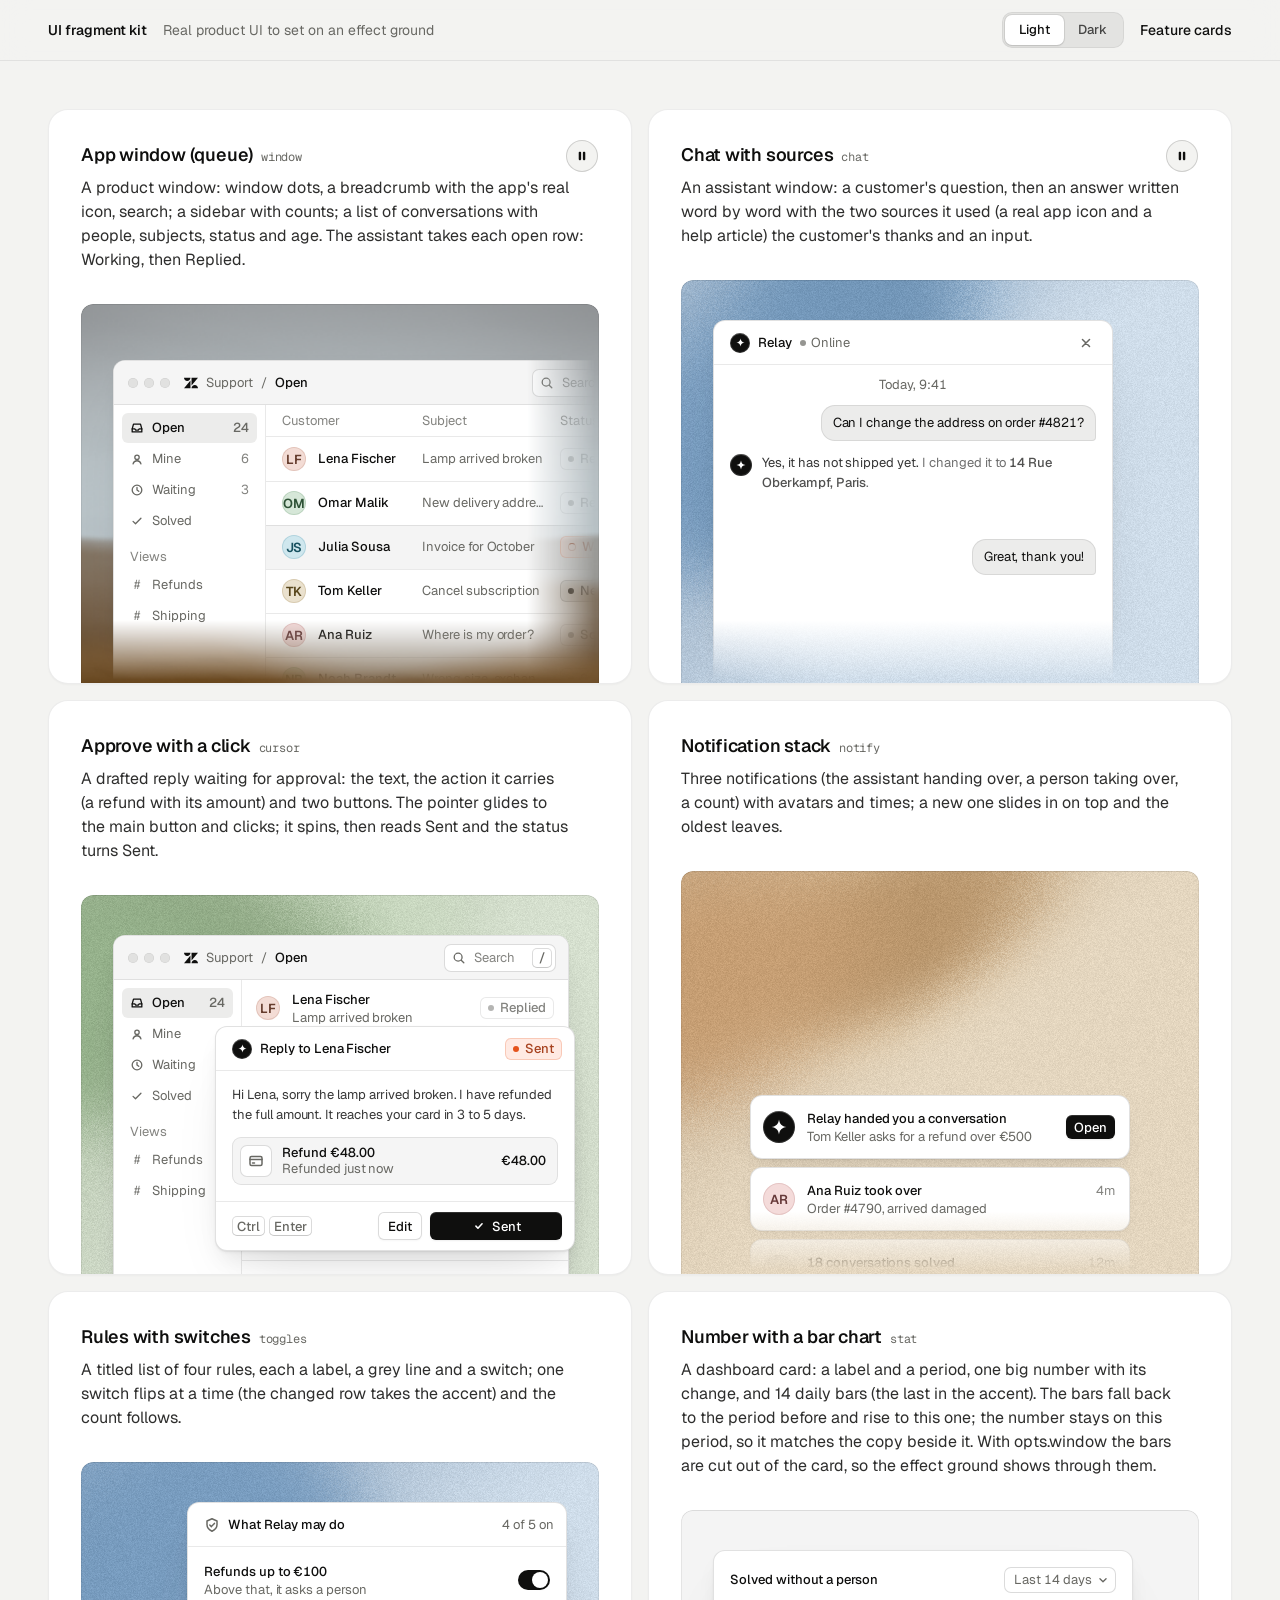
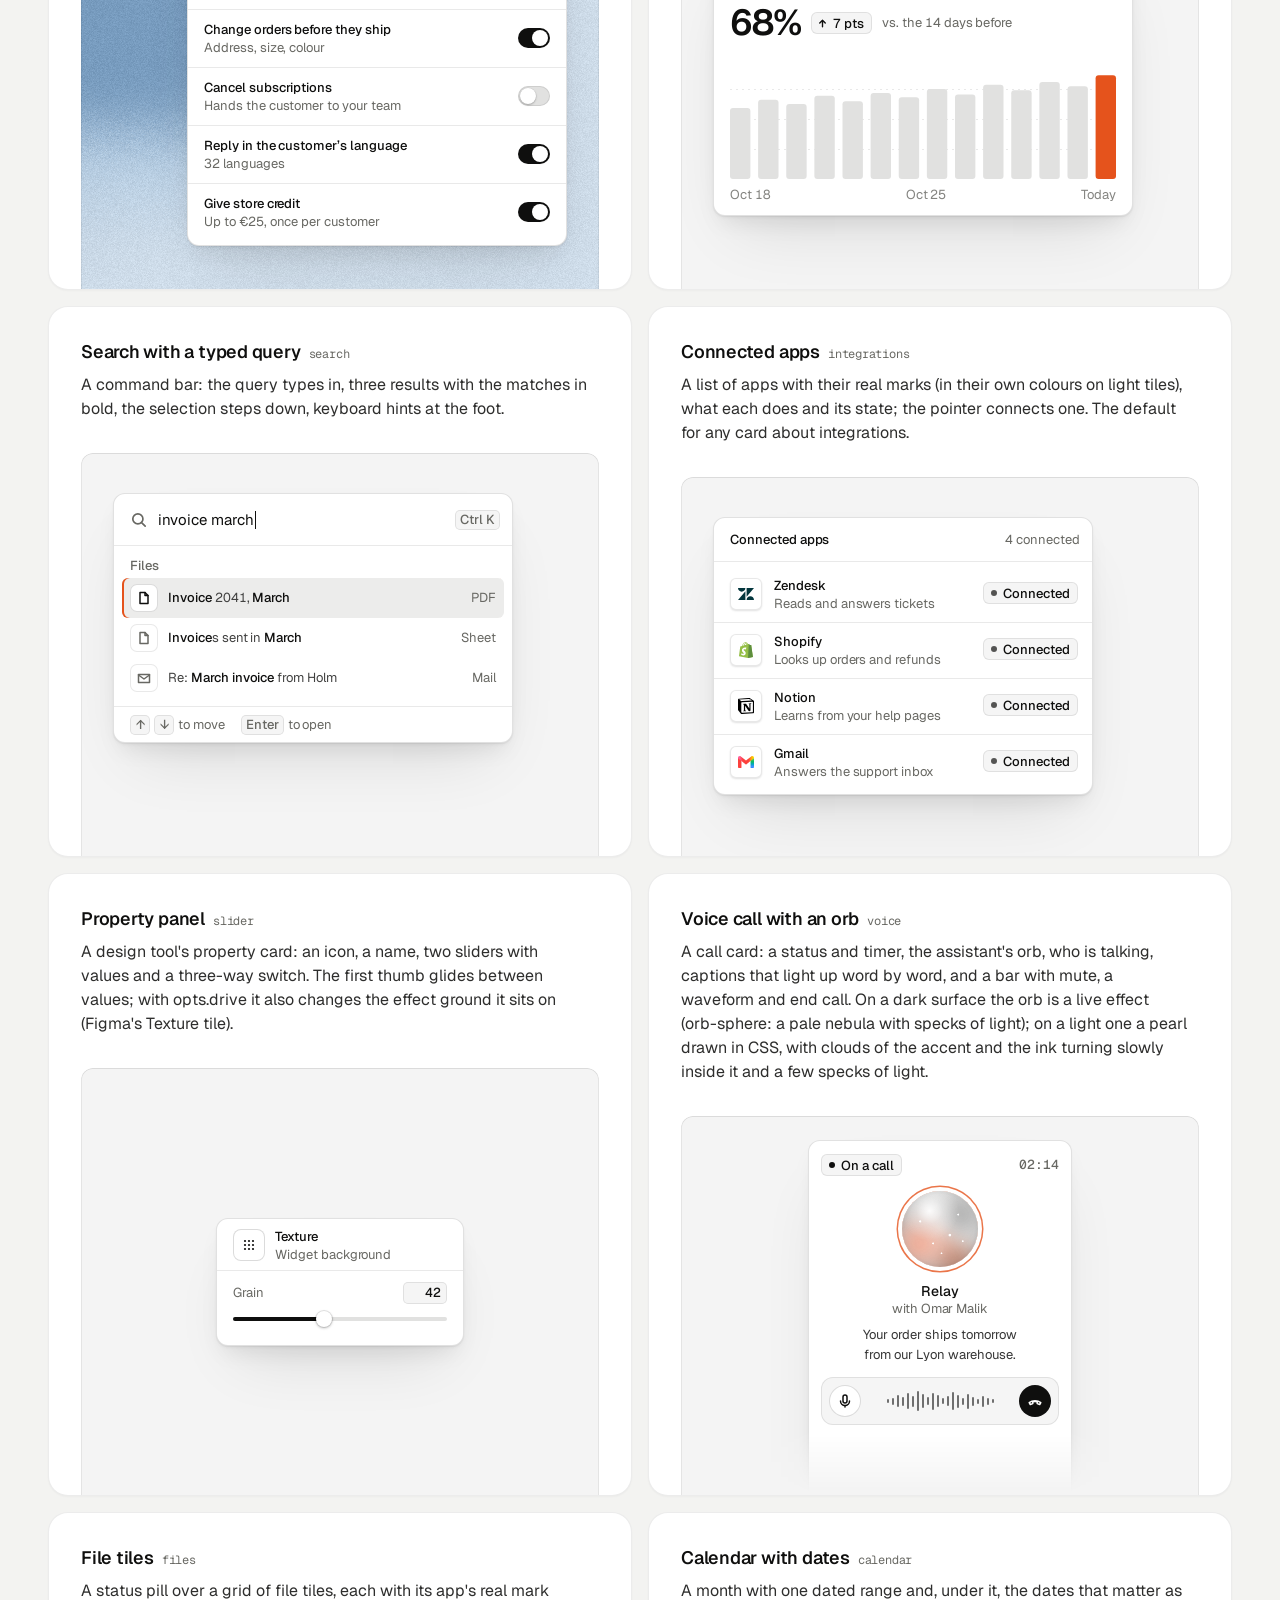
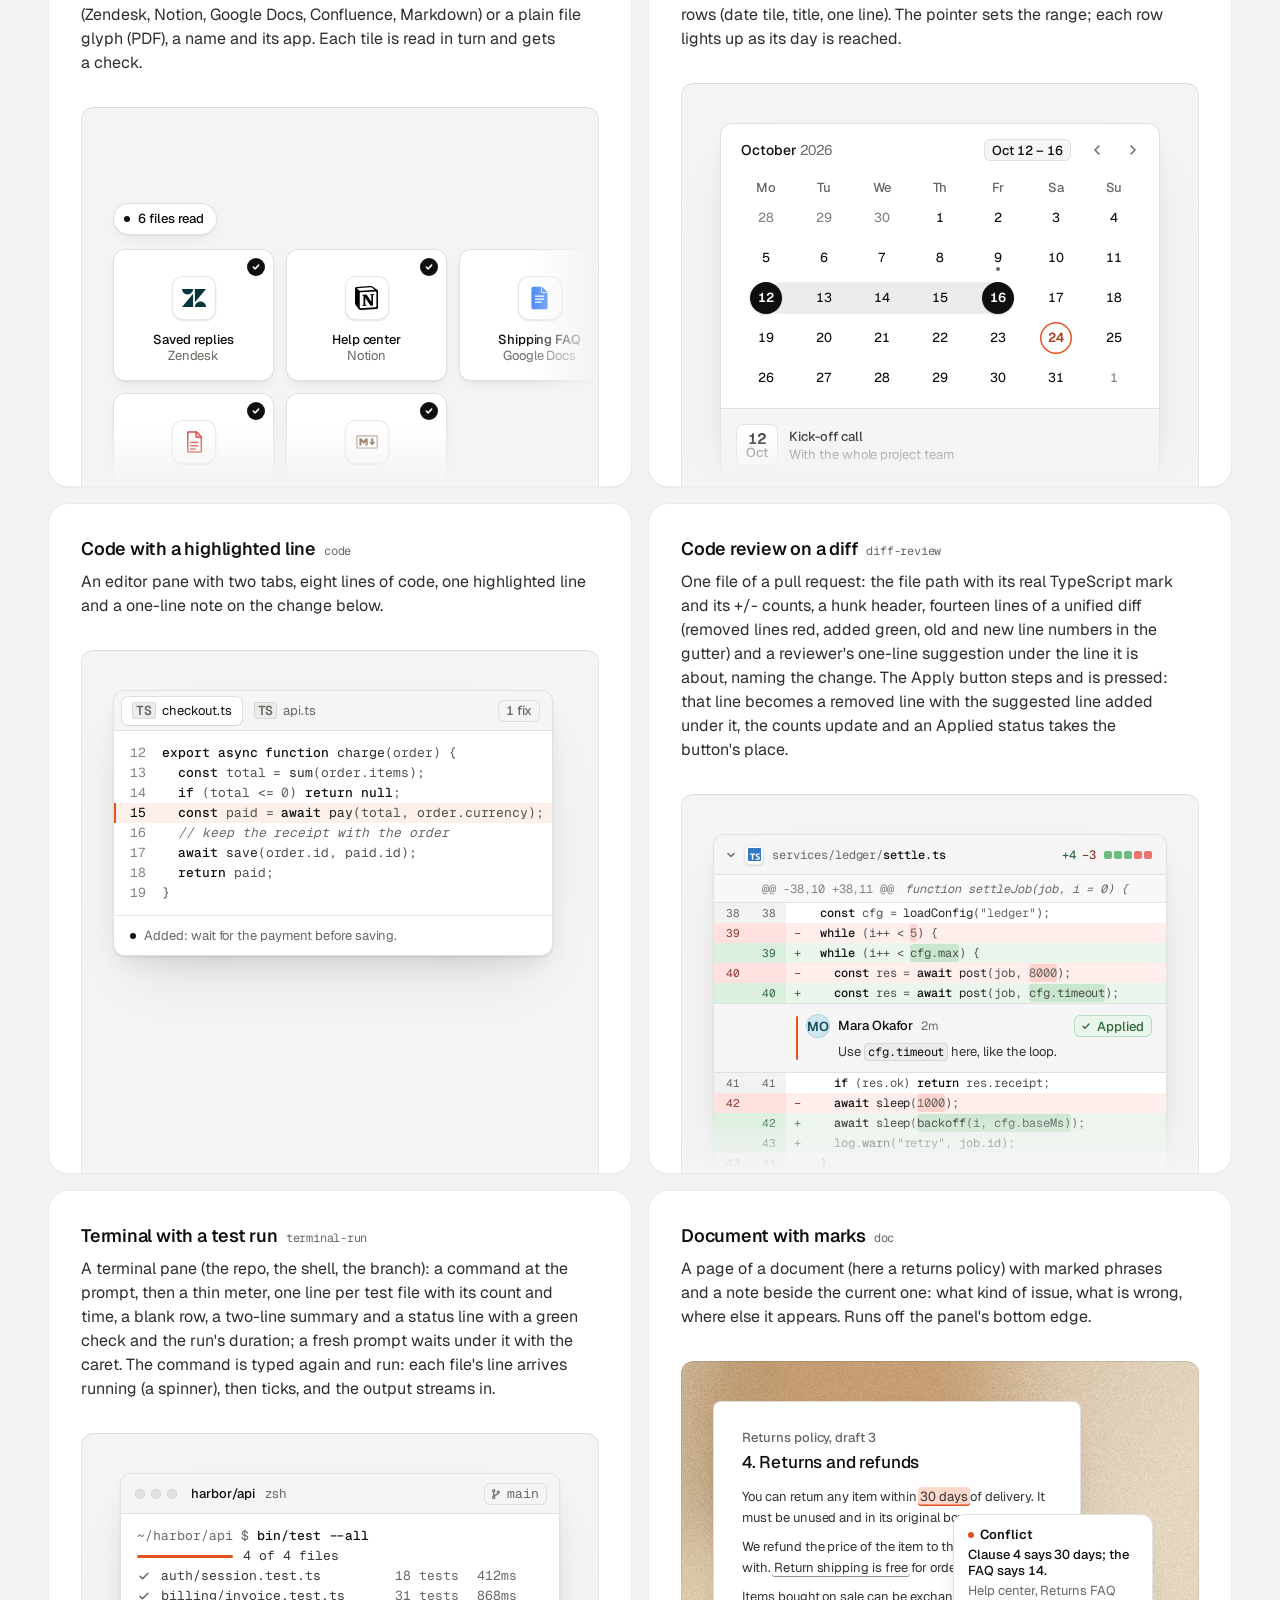
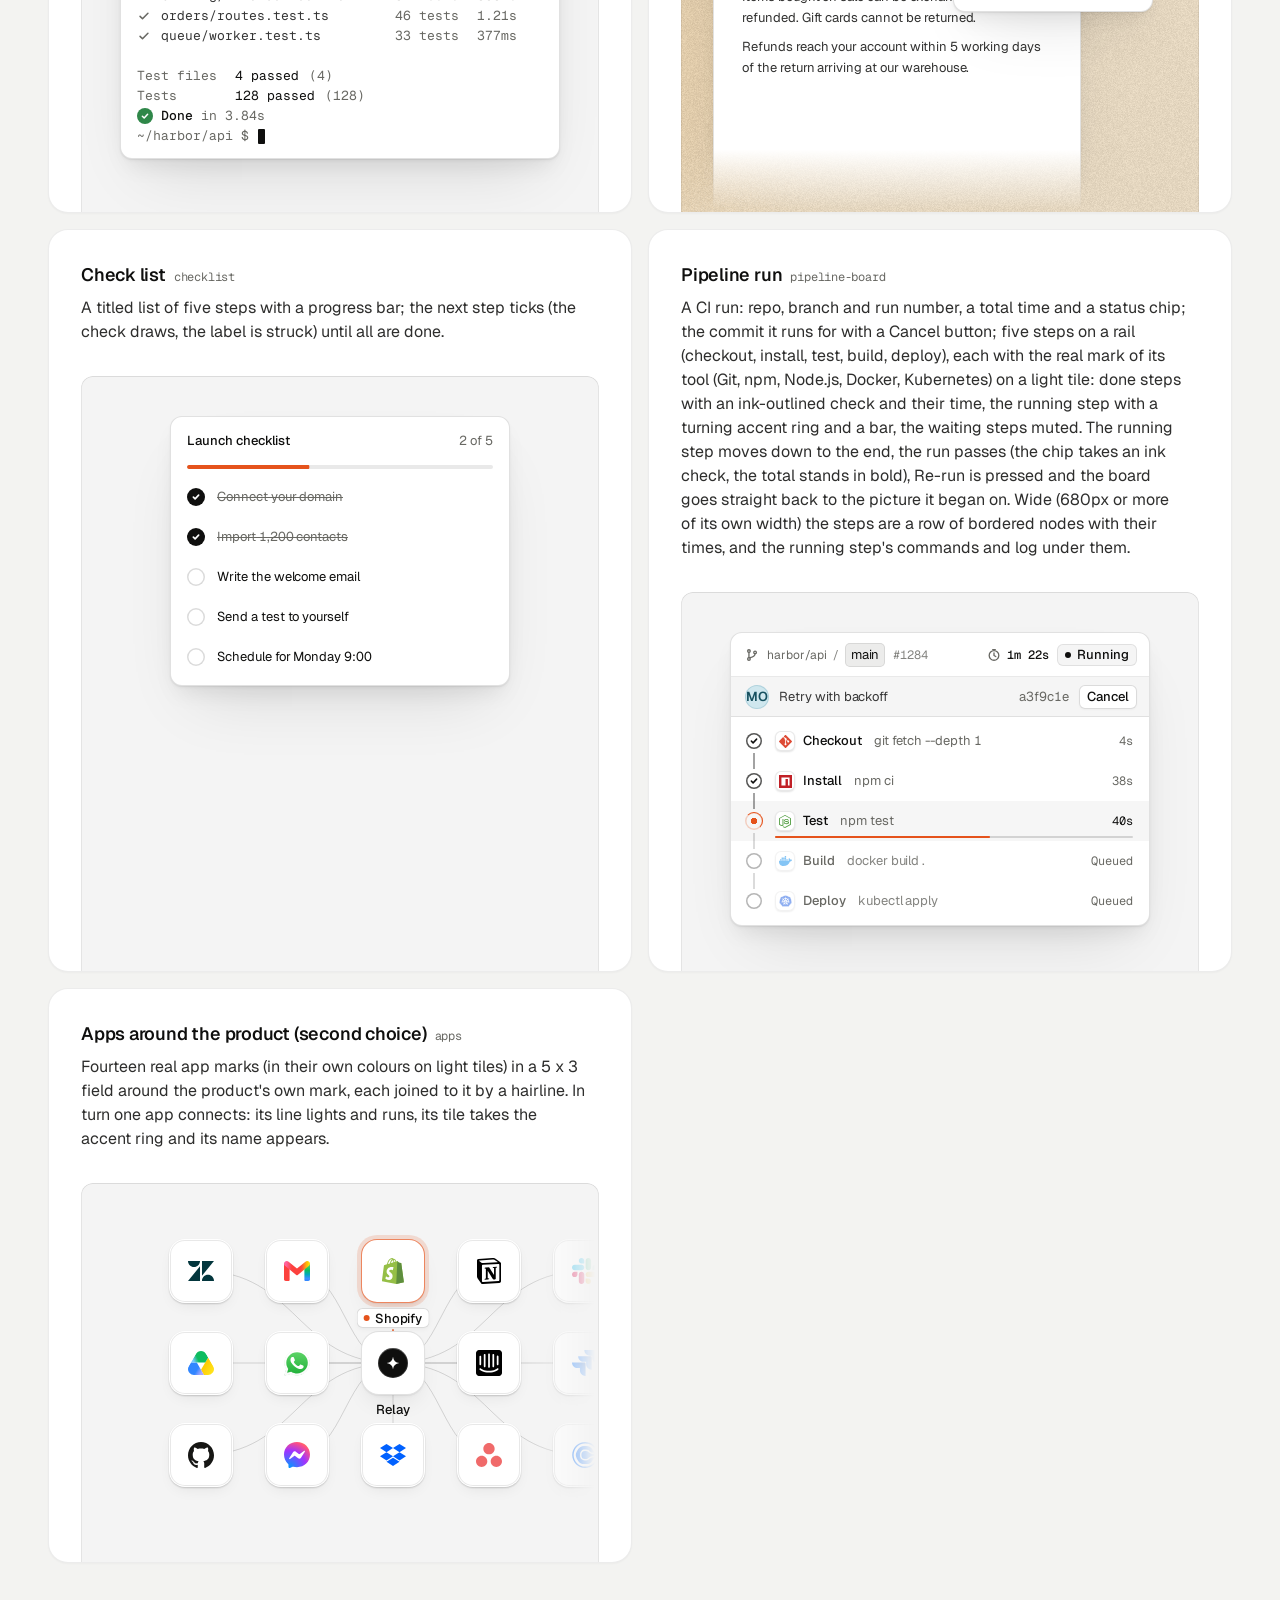
<file: .claude/skills/design-taste-frontend/assets/ui/index.html>
<!doctype html>
<html lang="en" data-theme="light">
<head>
<script>window.__tpGlMax = 16;   /* a gallery shows many live effects at once; a page of a site keeps the default 4 (fx.js) */</script>
<meta charset="utf-8">
<meta name="viewport" content="width=device-width, initial-scale=1">
<title>UI fragment kit</title>
<meta name="description" content="Nineteen pieces of real product UI from the taste-skill kit, each on an effect ground in a feature card.">
<link rel="preconnect" href="https://fonts.googleapis.com">
<link rel="preconnect" href="https://fonts.gstatic.com" crossorigin>
<link href="https://fonts.googleapis.com/css2?family=Geist:wght@300..700&family=Geist+Mono:wght@400;500&display=swap" rel="stylesheet">
<link rel="stylesheet" href="base.css">
<link rel="stylesheet" href="cards.css">
<style>
  :root { --font-text: "Geist", system-ui, sans-serif; --font-display: "Geist", system-ui, sans-serif; --font-mono: "Geist Mono", ui-monospace, monospace; }
  [data-theme="light"] { --bg: #f3f3f1; --card: #ffffff; --ink: #0f0f0e; --muted: #686863; --accent: #e5531c; --accent-ink: #ffffff; --g-bg: #e9e8e4; --g-surface: #f6f5f2; --frag: #ffffff; --warm: #c9a679; }
  [data-theme="dark"] { --bg: #070708; --card: #151517; --ink: #f2f2ef; --muted: #8f9094; --accent: #ff7a3c; --accent-ink: #120c08; --g-bg: #0e0e10; --g-surface: #1b1c1f; --frag: #1c1d20; --warm: #9c9689; }
  * { box-sizing: border-box; }
  html, body { margin: 0; }
  body { font-family: var(--font-text); background: var(--bg); color: var(--ink); -webkit-font-smoothing: antialiased; }
  .panel { --fx-bg: var(--g-bg); --fx-surface: var(--g-surface); --fx-ink: var(--ink); --fx-muted: var(--muted); --fx-accent: var(--hue, var(--warm)); --fx-accent-ink: var(--accent-ink); --calm: var(--g-bg); --p-h: 380px; }
  .top { position: sticky; top: 0; z-index: 20; background: color-mix(in oklab, var(--bg) 86%, transparent); backdrop-filter: blur(14px); -webkit-backdrop-filter: blur(14px); border-bottom: 1px solid color-mix(in oklab, var(--ink) 8%, transparent); }
  .top__in { max-width: 1232px; margin: 0 auto; padding: 0 24px; height: 60px; display: flex; align-items: center; gap: 16px; font-size: 14px; line-height: 20px; }
  .top__in strong { font-weight: 560; }
  .top__in > span { color: var(--muted); }
  .sp { flex: 1; }
  .seg { display: inline-flex; padding: 3px; border-radius: 10px; background: color-mix(in oklab, var(--ink) 6%, var(--bg)); box-shadow: inset 0 0 0 1px color-mix(in oklab, var(--ink) 6%, transparent); }
  .seg button { font: inherit; font-size: 13px; font-weight: 500; border: 0; background: none; color: color-mix(in oklab, var(--ink) 72%, var(--bg)); height: 30px; padding: 0 14px; border-radius: 7px; cursor: pointer; }
  .seg button[aria-pressed="true"] { background: var(--card); color: var(--ink); box-shadow: 0 0 0 1px color-mix(in oklab, var(--ink) 8%, transparent), 0 1px 2px rgb(0 0 0 / .1); }
  .top__in a { color: var(--ink); text-decoration: none; font-weight: 500; }
  main { max-width: 1232px; margin: 0 auto; padding: 48px 24px 96px; }
  .grid { display: grid; grid-template-columns: repeat(2, minmax(0, 1fr)); gap: 16px; }
  .card > h3 code { font: 400 12px/16px var(--font-mono); color: var(--muted); margin-left: 8px; }
  @media (max-width: 860px) { .grid { grid-template-columns: minmax(0, 1fr); } }
  @media (max-width: 600px) { main { padding: 24px 16px 64px; } .top__in { padding: 0 16px; } .top__in > span { display: none; } .panel { --p-h: 340px; } }
</style>
</head>
<body>
<header class="top">
  <div class="top__in">
    <strong>UI fragment kit</strong><span>Real product UI to set on an effect ground</span>
    <span class="sp"></span>
    <div class="seg" role="group" aria-label="Theme"><button type="button" data-mode="light" aria-pressed="true">Light</button><button type="button" data-mode="dark" aria-pressed="false">Dark</button></div>
    <a href="cards.html">Feature cards</a>
  </div>
</header>
<main><div class="grid" id="grid"></div></main>

<script type="module">
  import fx from '../effects/fx.js';
  import ui from './ui.js';
  const index = await fetch('index.json').then(r => r.json());
  // where each one sits, as its meta.json says: anchored at a corner or rising from the bottom and cut by
  // the panel's edge, or whole with 24px or more of ground round it; a fade only where an edge cuts it.
  // Only the compact slider sits in the calm middle (Figma's Texture tile); the cursor dialog is shown
  // where it belongs, over the lower-right edge of a window. [class, fade, style, opts]
  const PLACE = {
    window: ['at-corner', 'stage--fade-br', '--ay:56px'],
    chat: ['at-rise to-edge', 'stage--fade-b'],
    cursor: ['at-over', '', '--bx:24px;--by:24px'],
    notify: ['at-rise fit', 'stage--fade-b', '--ay:calc(100% - 180px);--ay-sm:calc(100% - 180px);--fit-max:380px'],
    toggles: ['at-right', ''],
    stat: ['at-corner', ''],
    search: ['at-corner', ''],
    integrations: ['at-corner', ''],
    slider: ['at-center', '', '', '{"compact":true,"drive":{"param":"grain","min":0.15,"max":0.95}}'],
    voice: ['at-rise to-edge fit', 'stage--fade-b', '--ax:max(24px, 50% - 132px);--ay:24px;--fit-max:264px'],
    files: ['at-corner wide', 'stage--fade-br', '--w:680px;--ay:96px'],
    calendar: ['at-rise fit', 'stage--fade-b', '--fit-max:440px'],
    code: ['at-corner', ''],
    'diff-review': ['at-corner fit', 'stage--fade-b', '--fit-max:480px'],
    'terminal-run': ['at-rise fit', '', '--fit-max:440px'],
    'pipeline-board': ['at-rise fit', '', '--fit-max:420px'],
    doc: ['at-corner to-edge', 'stage--fade-b'],
    checklist: ['at-rise fit', '', '--fit-max:340px'],
    apps: ['at-corner wide', 'stage--fade-br', '--w:560px;--ay:48px'],
  };
  // grounds behind UI are soft lit fields (never a line or dot pattern), on both themes: the bright
  // picture behind dark UI on the dark page, a clear step darker than white UI on the light page
  // the painting stays abstract (a mist over warm sand, level, fully soft) and shows once on the page
  const PAINT = ['painterly-landscape', { blur: 1, brush: 0.35, slope: 0, hillY: 0.3, horizon: 0.62, calm: 0.2, calmX: 0.6, calmY: 0.8, drift: 0, side: 1 }, '{"bg":"#a3b0b6","accent":"#c49a6c"}'];
  const GRAIN = ['grain-gradient', { speed: 0, grainMotion: 0, calm: 0.2, calmX: 0.5, calmY: 0.6, tint: 0.6, contrast: 0.6 }, '{"bg":"#d9ccb7","surface":"#e9e0d2","ink":"#2a2622","muted":"#6f675c","accent":"#a8794a"}'];
  const SKY = [GRAIN[0], GRAIN[1], '{"bg":"#c6d3df","surface":"#d6e0e9","ink":"#25303a","muted":"#5d6873","accent":"#3f6a92"}'];
  const SAGE = [GRAIN[0], GRAIN[1], '{"bg":"#cdd6c6","surface":"#dce3d6","ink":"#262d24","muted":"#5f6a5a","accent":"#6c8e63"}'];
  const GROUND = (m, i) => (m.name === 'slider' ? GRAIN : i === 0 ? PAINT : [GRAIN, SKY, SAGE][i % 3]);
  const q = new URLSearchParams(location.search);
  const grid = document.getElementById('grid');
  grid.innerHTML = index.fragments.map((m, i) => {
    const [at, fade, extra = '', opts = ''] = PLACE[m.name] || ['at-corner', 'stage--fade-br'];
    const [id, params, pal] = GROUND(m, i);
    const w = at === 'at-center' ? '' : ` style="--ax:32px;--ay:40px;${extra}"`;
    const o = opts ? ` data-ui-opts='${opts}'` : '';
    // the cursor is a dialog over a window's edge: the window under it holds still
    const under = m.name === 'cursor' ? `<div class="at-corner" style="--ax:32px;--ay:40px" data-ui-load="window" data-ui-opts='{"compact":true}' data-ui-still></div>` : '';
    return `<article class="card card--row"><h3>${m.title}<code>${m.name}</code></h3><p>${m.shows}</p>
      <div class="panel" data-fx="${id}" data-fx-seed="${(i + 1) * 17}" data-fx-params='${JSON.stringify(params)}' data-fx-palette='${pal}' style="--calm-k:0%">
        <div class="stage ${fade}">${under}<div class="${at}"${w}${o} data-ui-load="${m.name}"></div></div></div></article>`;
  }).join('');
  function setMode(mode) {
    document.documentElement.dataset.theme = mode;
    document.querySelectorAll('.seg button').forEach(b => b.setAttribute('aria-pressed', String(b.dataset.mode === mode)));
  }
  setMode(q.get('mode') === 'dark' ? 'dark' : 'light');
  if (q.has('t')) fx.setClock(+q.get('t'));
  // each ground is drawn once near the screen and kept as a picture (its WebGL context freed), so nineteen
  // panels need one or two contexts, not nineteen
  await Promise.all([ui.loadAll(grid), ui.grounds(grid, fx)]);
  document.documentElement.dataset.ready = '1';
  document.querySelectorAll('.seg button').forEach(b => b.addEventListener('click', async () => {
    setMode(b.dataset.mode);
    for (const el of grid.querySelectorAll('[data-ui]')) el.__ui?.repaint?.();
    await ui.grounds(grid, fx);
  }));
</script>
</body>
</html>
</file>
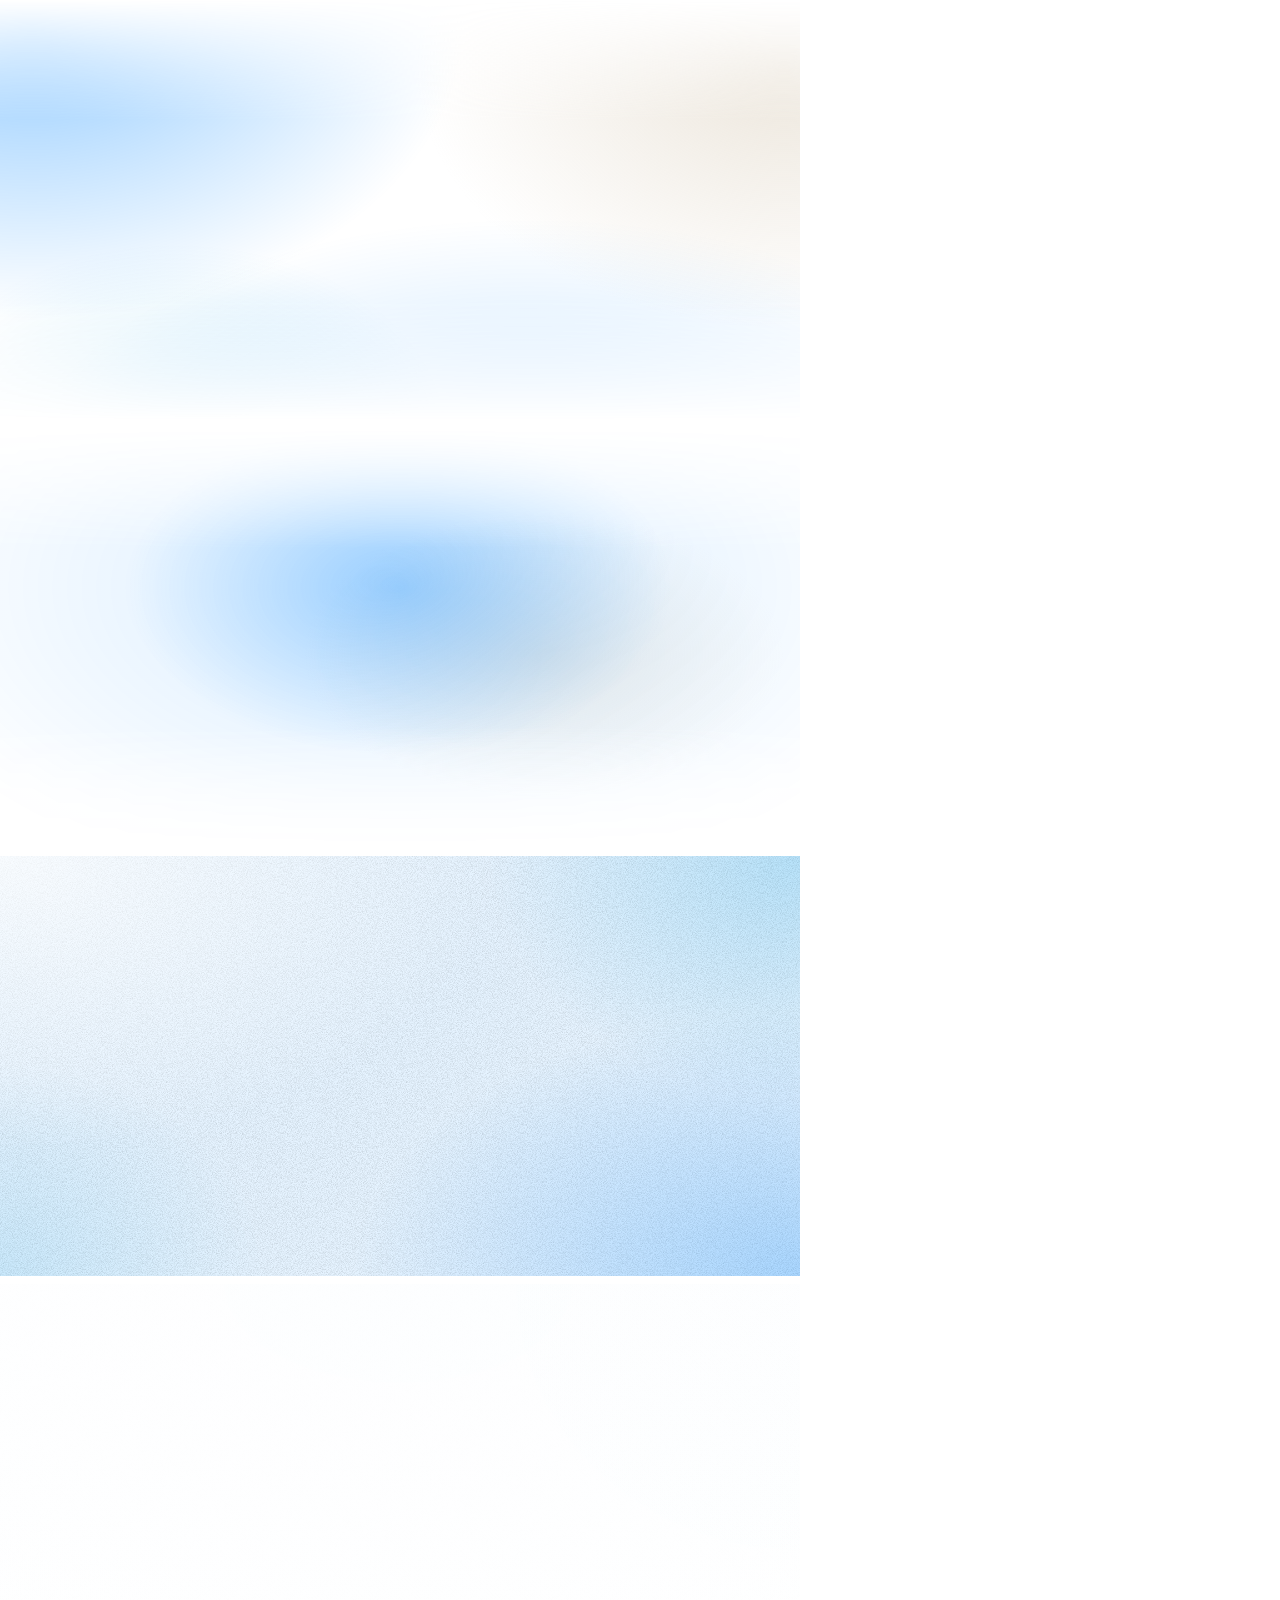
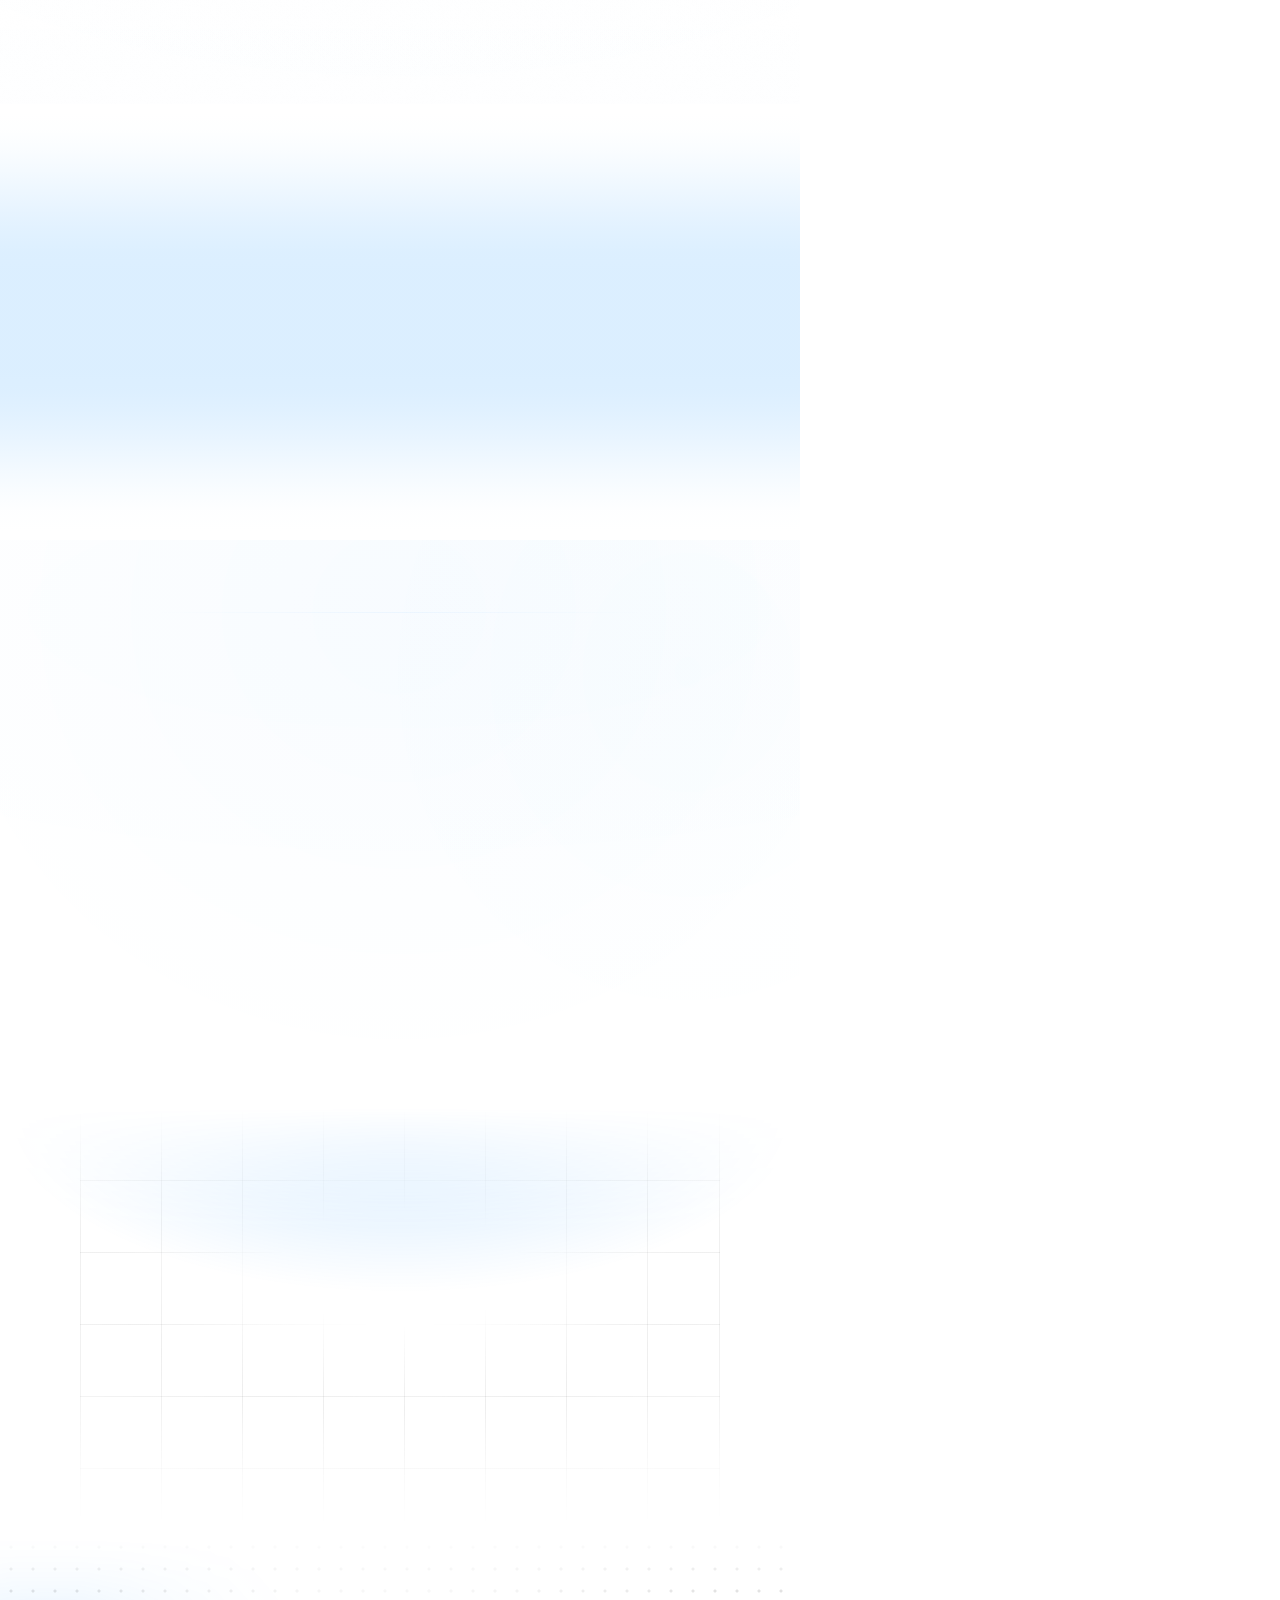
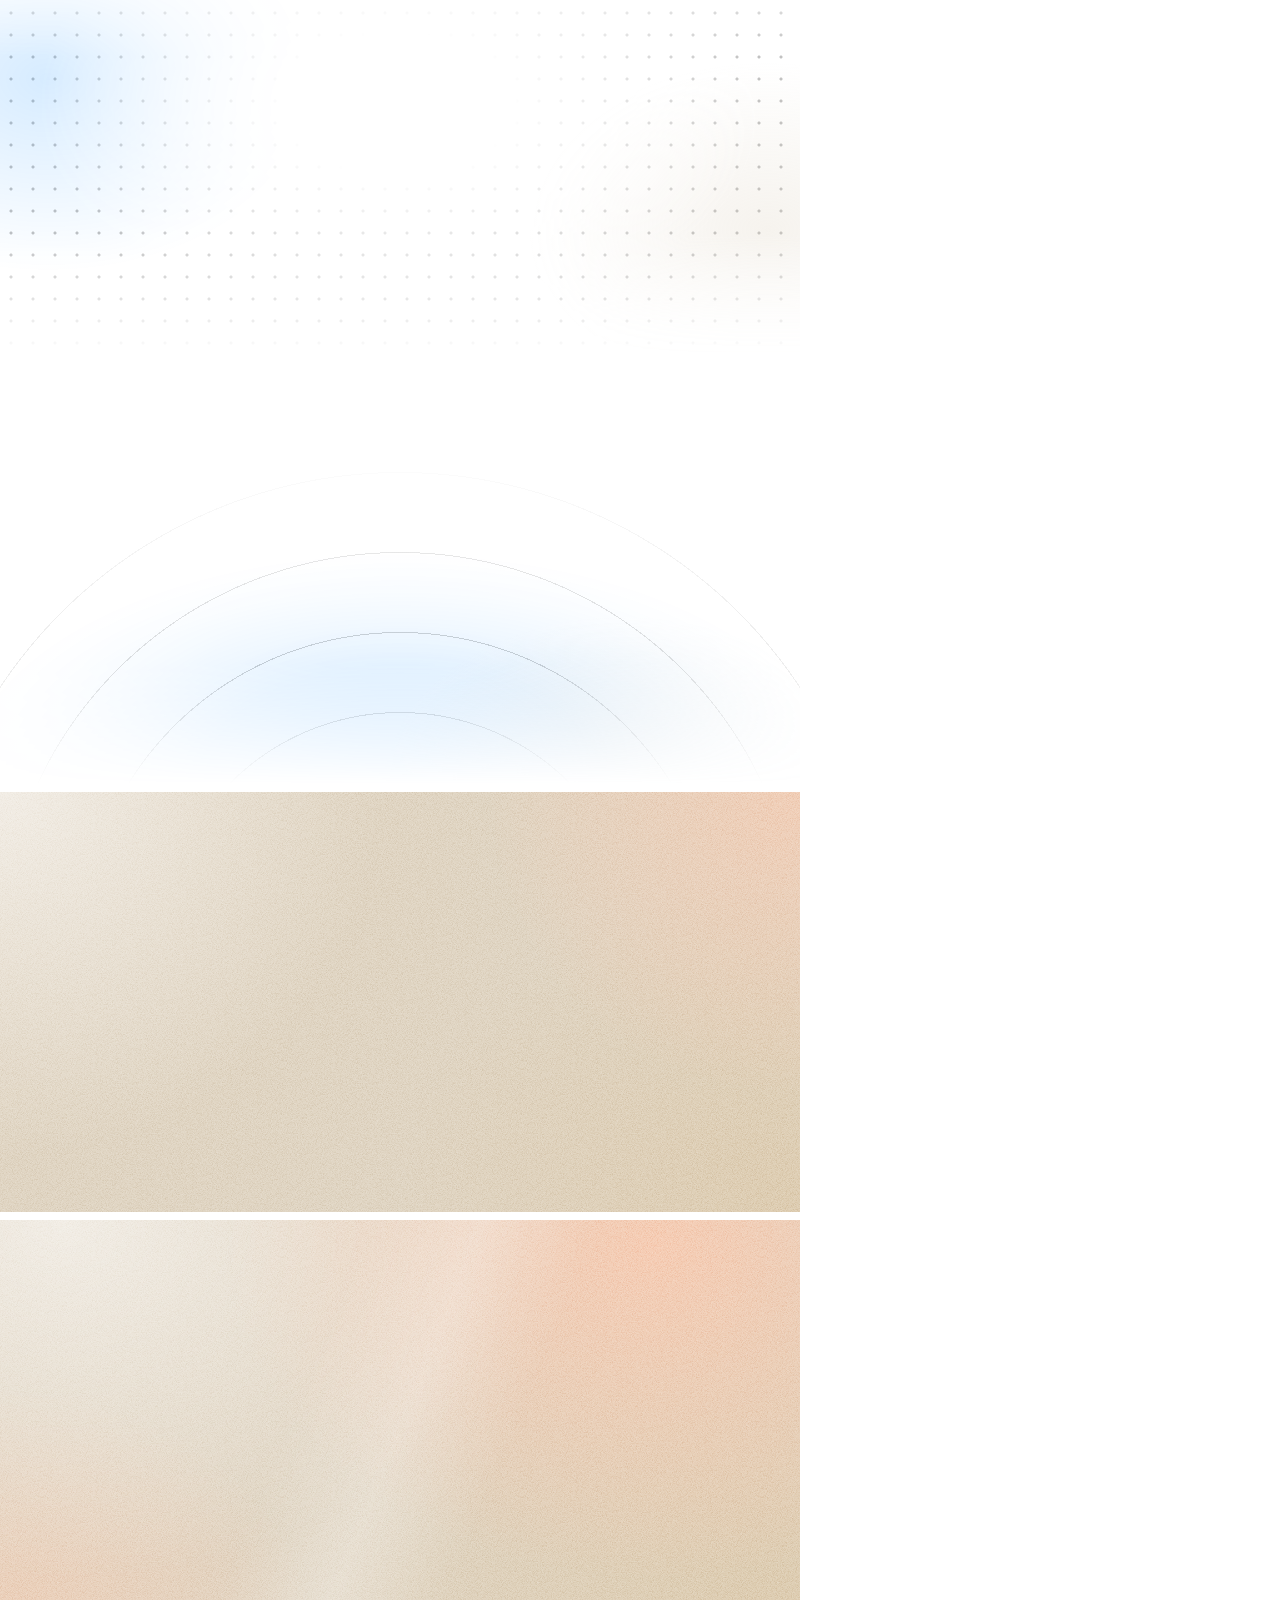
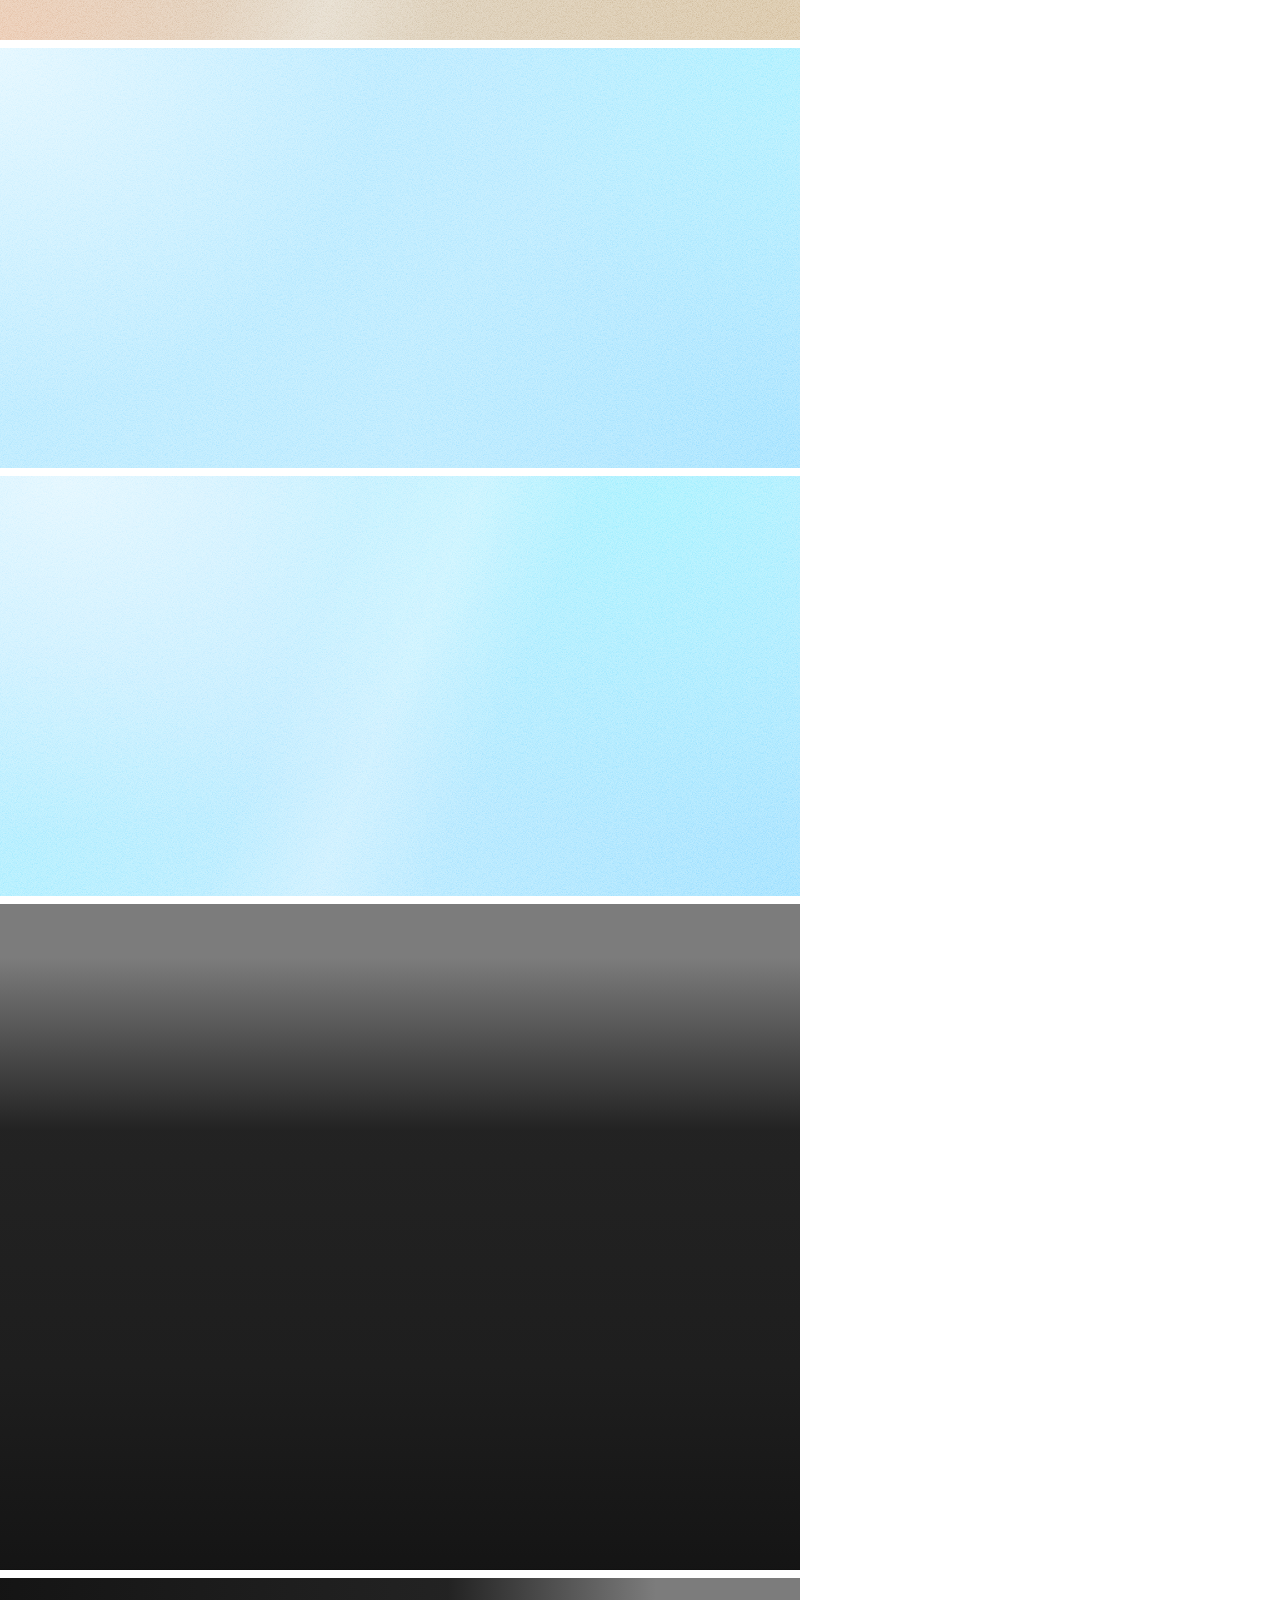
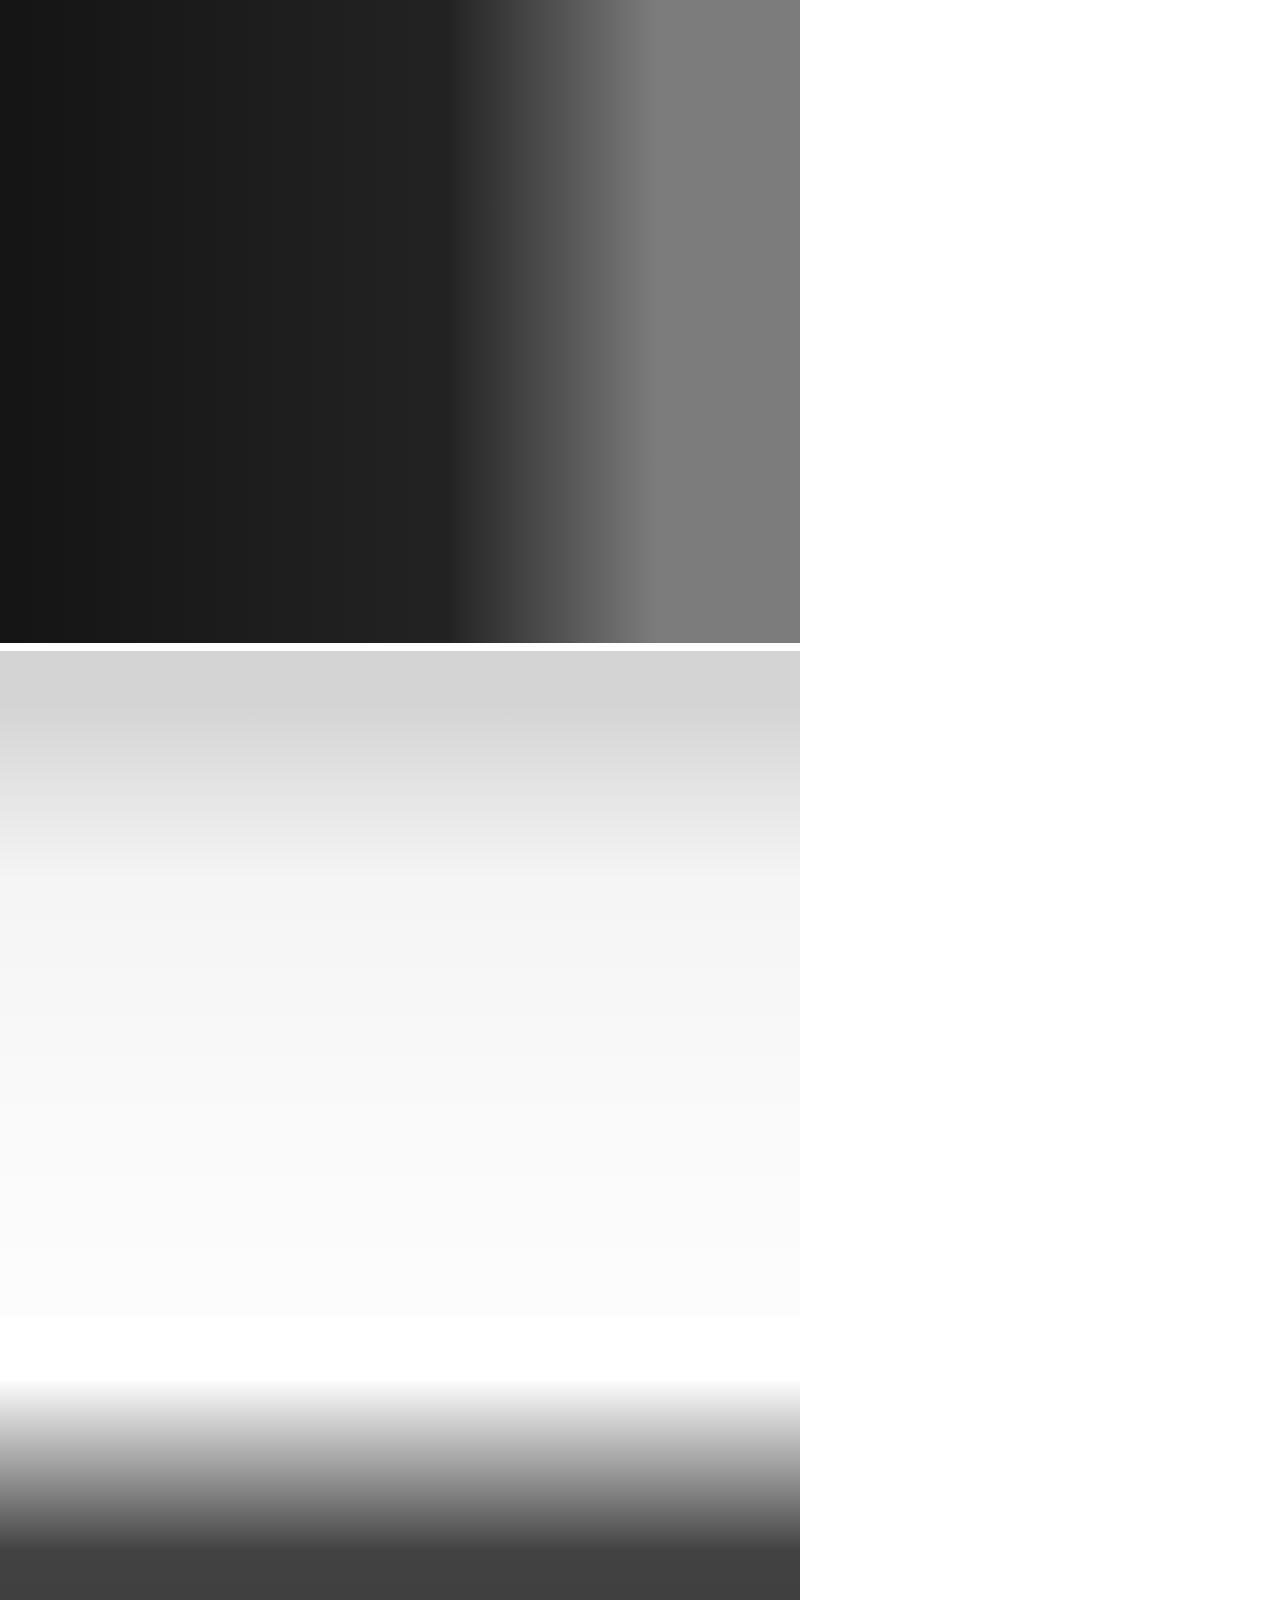
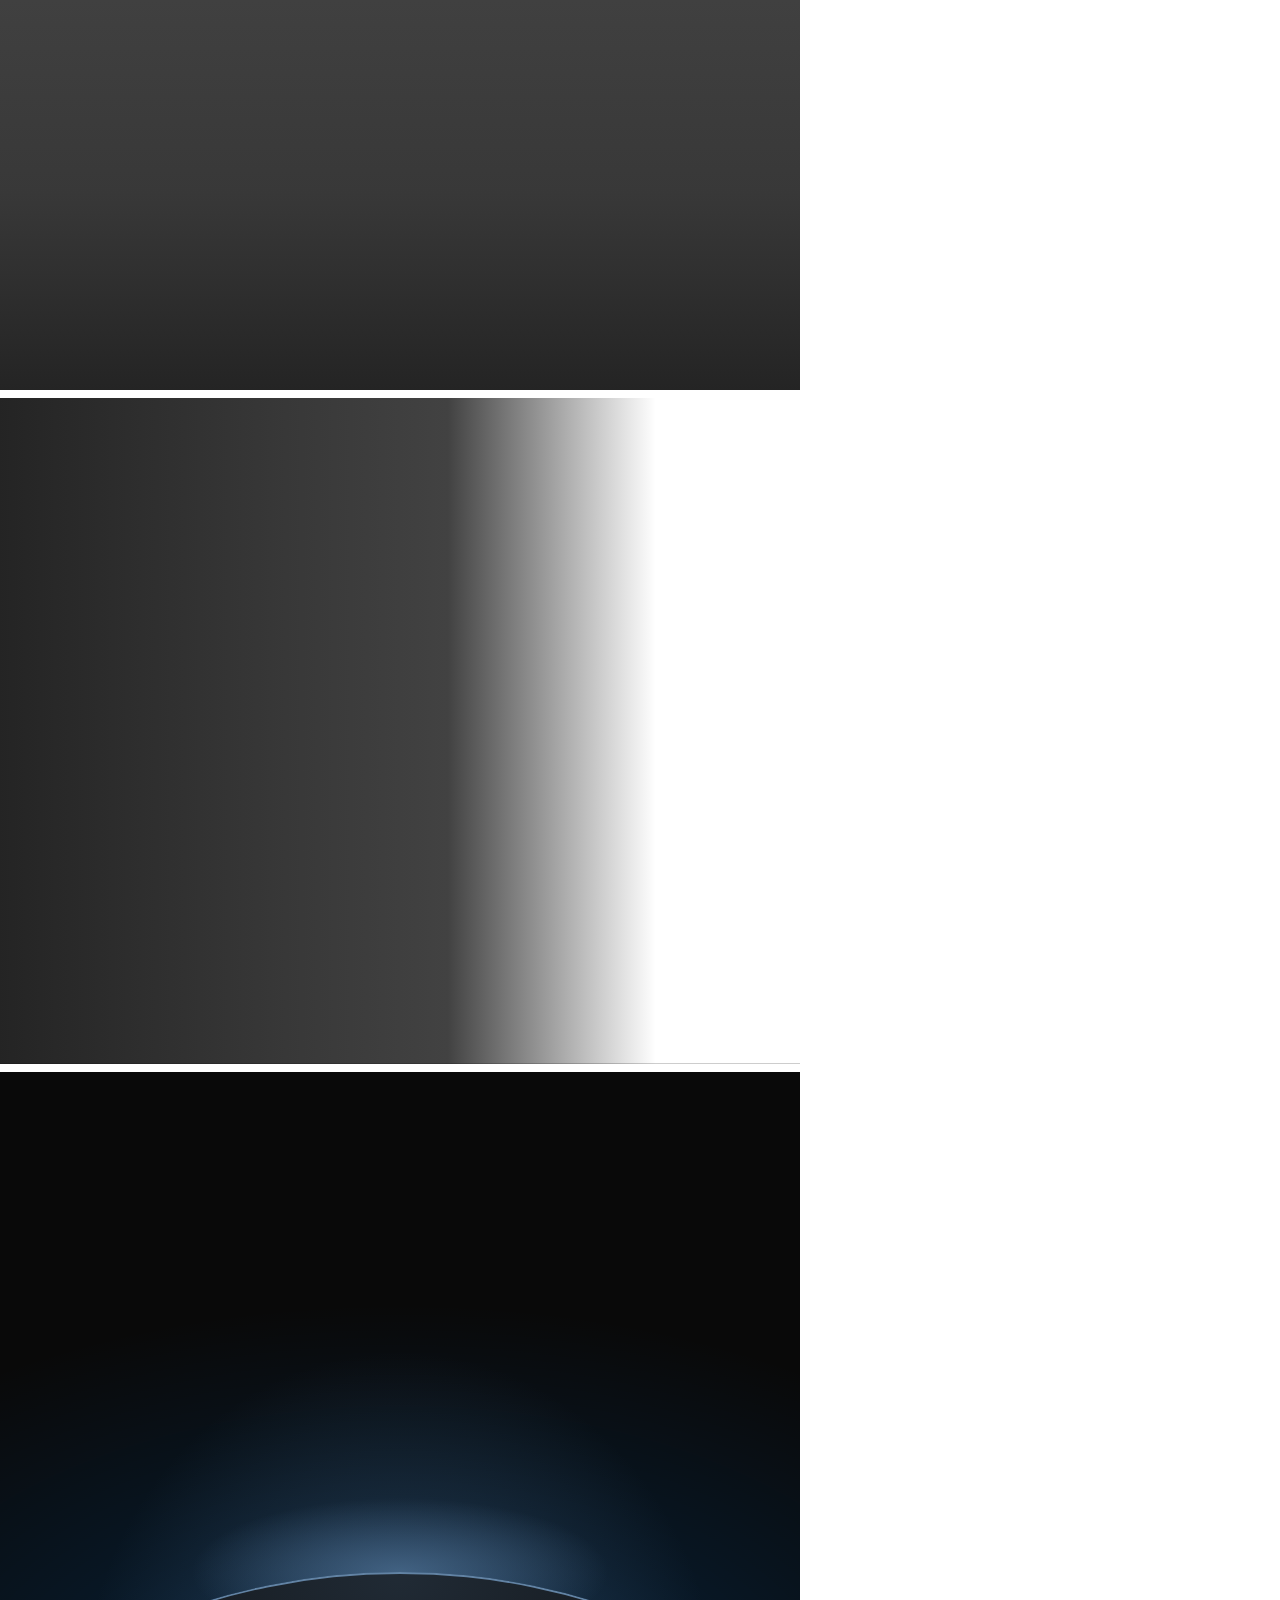
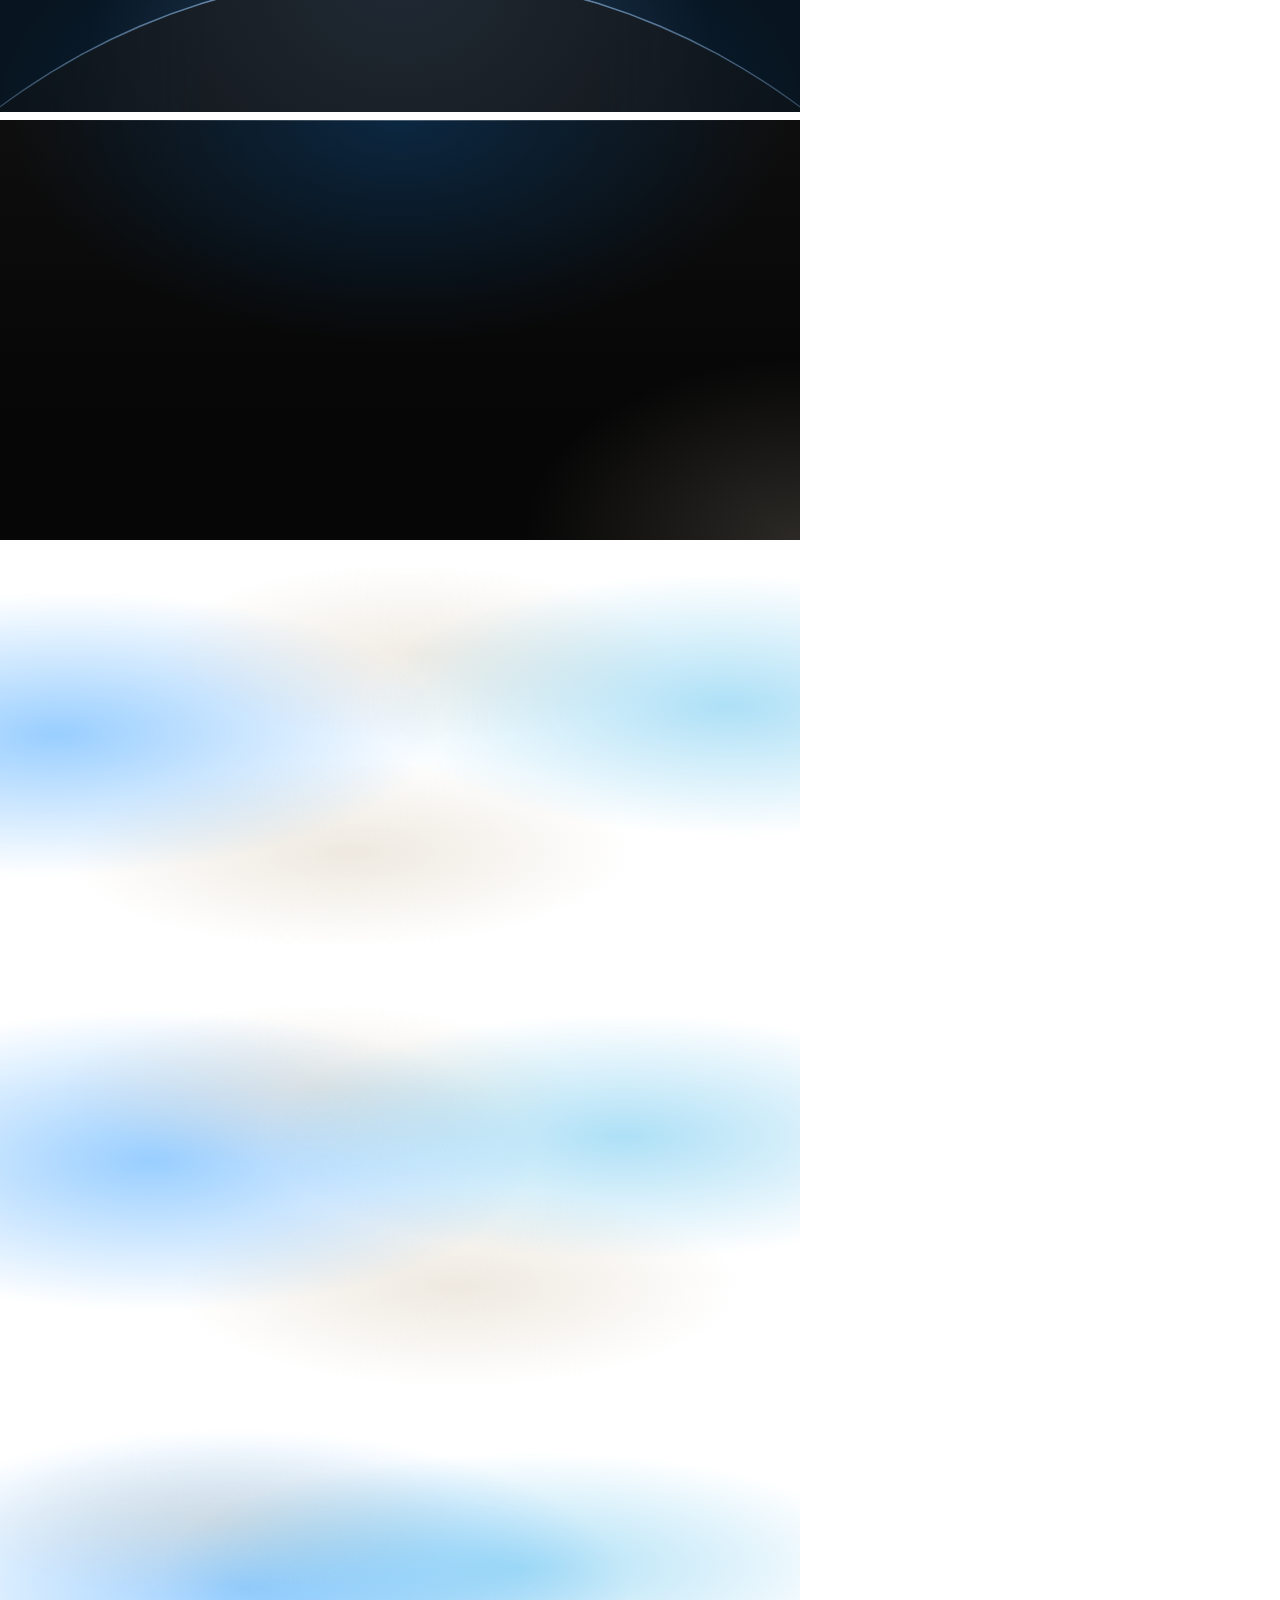
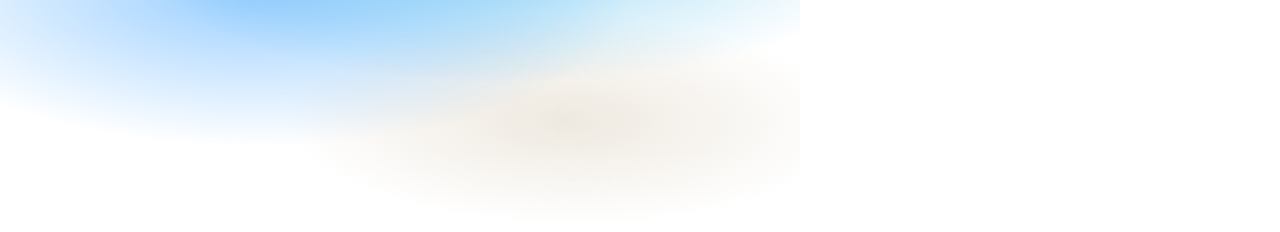
<file: .claude/skills/design-taste-frontend/assets/backgrounds/check.html>
<!doctype html>
<html lang="en" data-ground="sand">
<head>
<meta charset="utf-8">
<title>Backgrounds contrast check</title>
<!-- Every ground in a 800px box, for check.mjs: it sets a palette, screenshots the boxes and measures
     the ink and muted contrast on every pixel of each ground's text zone (index.json). The photograph
     grounds sit on a flat grey picture: #7c7c7c for the dark scrim, #d4d4d4 for the light one; and the worst case of the dark scrim: a white
     picture (white words on it). The light scrim is for pale photographs only. -->
<link rel="stylesheet" href="../system.css">
<link rel="stylesheet" href="backgrounds.css">
<style>body { margin: 0; width: 800px; } .box { width: 800px; margin: 0 0 8px; padding: 24px; font-size: 20px; } .pi, .pm { visibility: hidden; } .pi { color: var(--ink); } .pm { color: var(--muted); }  /* the liquid blobs held at the start, the middle and the end of their drift (the keyframes in backgrounds.css), so the text zone is measured where they stand under it */
  .at-start::before { animation: none; transform: translate3d(-7%, 0, 0) skewX(-7deg) scaleY(.94); } .at-start::after { animation: none; transform: translate3d(8%, 0, 0) skewX(6deg) scaleY(1.04); }
  .at-mid::before { animation: none; transform: translate3d(.5%, 0, 0) skewX(-.5deg) scaleY(.995); } .at-mid::after { animation: none; transform: translate3d(-.5%, 0, 0) scaleY(.98); }
  .at-end::before { animation: none; transform: translate3d(8%, 0, 0) skewX(6deg) scaleY(1.05); } .at-end::after { animation: none; transform: translate3d(-9%, 0, 0) skewX(-6deg) scaleY(.92); }
</style>
<script src="backgrounds.js" defer></script>
</head>
<body>
<div class="bg-mist box" data-g="mist" style="height:420px"><span class="pi">Ink</span> <span class="pm">Muted</span></div>
<div class="bg-halo box" data-g="halo" style="height:420px"><span class="pi">Ink</span> <span class="pm">Muted</span></div>
<div class="bg-grain box" data-g="grain" style="height:420px"><span class="pi">Ink</span> <span class="pm">Muted</span></div>
<div class="bg-paper box" data-g="paper" style="height:420px"><span class="pi">Ink</span> <span class="pm">Muted</span></div>
<div class="bg-dusk box" data-g="dusk" style="height:420px"><span class="pi">Ink</span> <span class="pm">Muted</span></div>
<div class="bg-topglow box" data-g="topglow" style="height:560px"><span class="pi">Ink</span> <span class="pm">Muted</span></div>
<div class="bg-ruled box" data-g="ruled" style="height:420px"><span class="pi">Ink</span> <span class="pm">Muted</span></div>
<div class="bg-dots box" data-g="dots" style="height:420px"><span class="pi">Ink</span> <span class="pm">Muted</span></div>
<div class="bg-arcs box" data-g="arcs" style="height:420px"><span class="pi">Ink</span> <span class="pm">Muted</span></div>
<div class="bg-band box" data-g="band" style="height:420px"><span class="pi">Ink</span> <span class="pm">Muted</span></div>
<div class="bg-field box" data-g="field" style="height:420px"><span class="pi">Ink</span> <span class="pm">Muted</span></div>
<div class="bg-band bg-tint box" data-g="band-tint" style="height:420px"><span class="pi">Ink</span> <span class="pm">Muted</span></div>
<div class="bg-field bg-tint box" data-g="field-tint" style="height:420px"><span class="pi">Ink</span> <span class="pm">Muted</span></div>
<div class="bg-photo box" data-g="photo" style="height:520px;--g-photo:linear-gradient(#7c7c7c,#7c7c7c)"><span class="pi">Ink</span> <span class="pm">Muted</span></div>
<div class="bg-photo bg-photo--left box" data-g="photo-left" style="height:520px;--g-photo:linear-gradient(#7c7c7c,#7c7c7c)"><span class="pi">Ink</span> <span class="pm">Muted</span></div>
<div class="bg-photo bg-photo--light box" data-g="photo-light" style="height:520px;--g-photo:linear-gradient(#d4d4d4,#d4d4d4)"><span class="pi">Ink</span> <span class="pm">Muted</span></div>
<div class="bg-photo box" data-g="photo-white" style="height:520px;--g-photo:linear-gradient(#fff,#fff)"><span class="pi">Ink</span> <span class="pm">Muted</span></div>
<div class="bg-photo bg-photo--left box" data-g="photo-left-white" style="height:520px;--g-photo:linear-gradient(#fff,#fff)"><span class="pi">Ink</span> <span class="pm">Muted</span></div>
<div class="bg-horizon box" data-g="horizon" style="height:640px"><span class="pi">Ink</span> <span class="pm">Muted</span></div>
<div class="bg-deep box" data-g="deep" style="height:420px"><span class="pi">Ink</span> <span class="pm">Muted</span></div>
<div class="bg-liquid box at-start" data-g="liquid" data-no-pause style="height:420px"><span class="pi">Ink</span> <span class="pm">Muted</span></div>
<div class="bg-liquid box at-mid" data-g="liquid-mid" data-no-pause style="height:420px"><span class="pi">Ink</span> <span class="pm">Muted</span></div>
<div class="bg-liquid box at-end" data-g="liquid-end" data-no-pause style="height:420px"><span class="pi">Ink</span> <span class="pm">Muted</span></div>

</body>
</html>
</file>
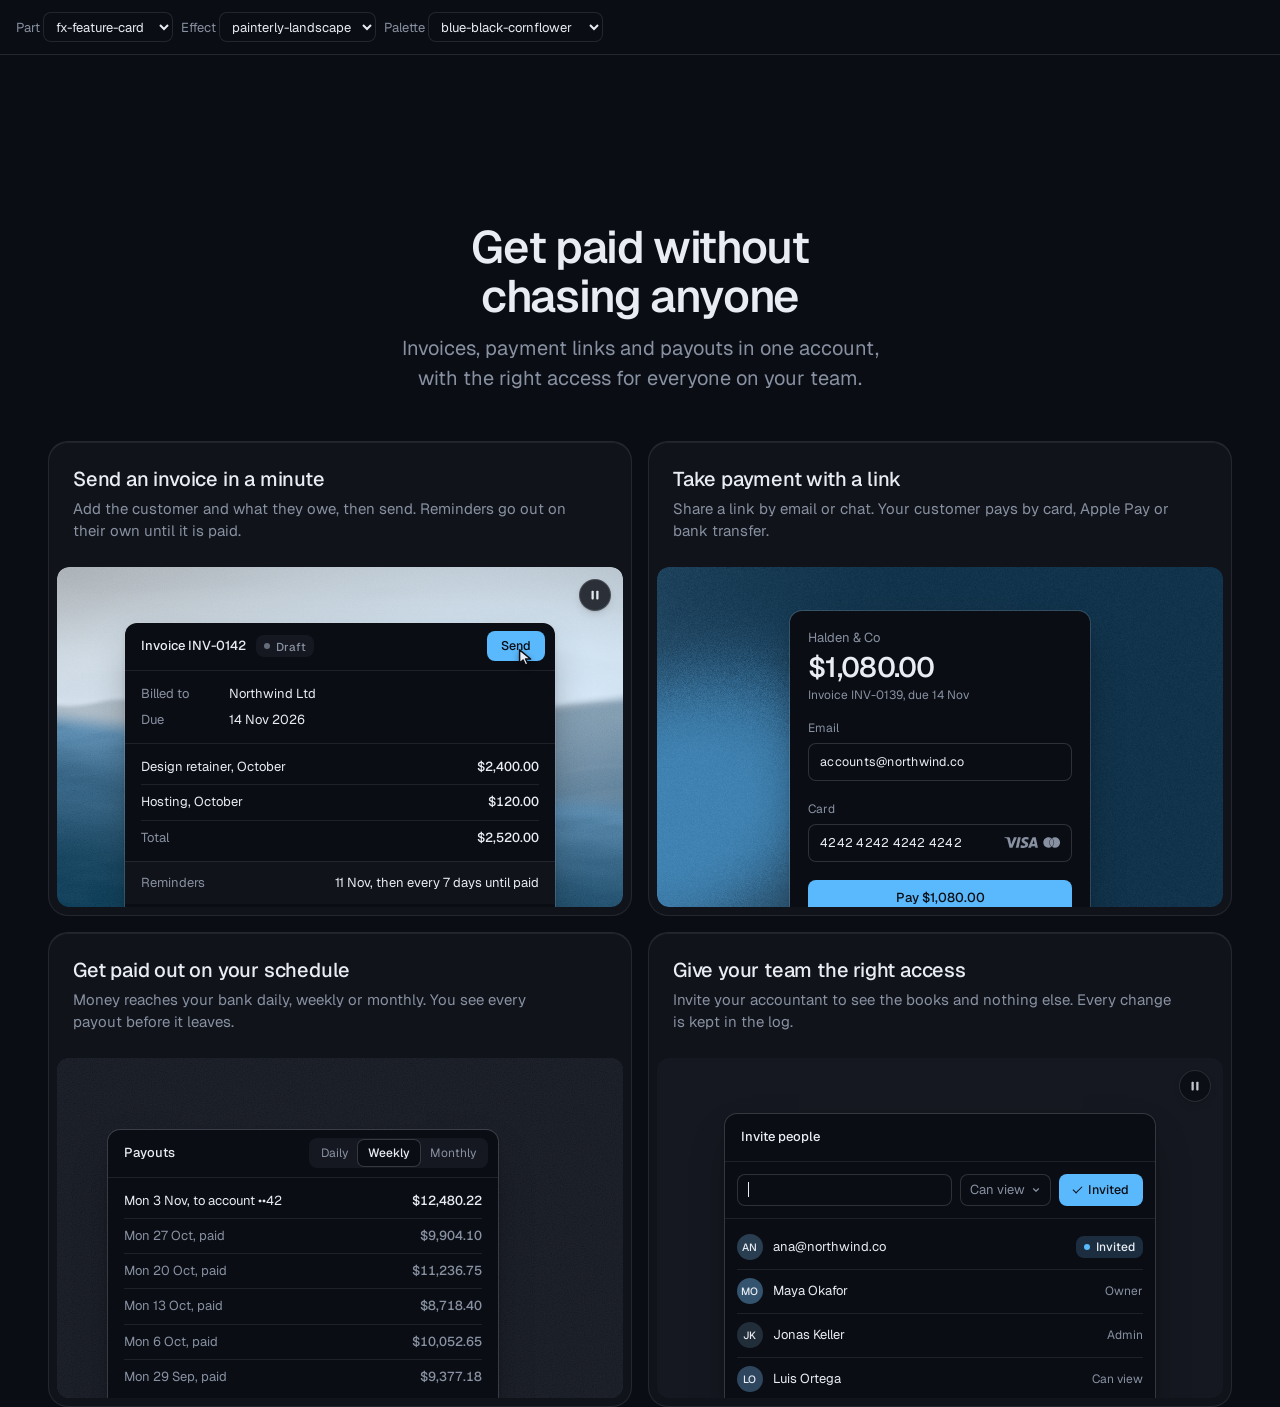
<file: .claude/skills/design-taste-frontend/assets/components/_lab.html>
<!doctype html>
<html lang="en" data-radius="soft">
<head>
<script>window.__tpGlMax = 16;   /* a gallery shows many live effects at once; a page of a site keeps the default 4 (fx.js) */</script>
<meta charset="utf-8">
<meta name="viewport" content="width=device-width, initial-scale=1">
<title>Component lab</title>
<link rel="preconnect" href="https://fonts.googleapis.com">
<link rel="preconnect" href="https://fonts.gstatic.com" crossorigin>
<link href="https://fonts.googleapis.com/css2?family=Geist:wght@100..900&family=Geist+Mono:wght@400..600&display=swap" rel="stylesheet">
<link rel="stylesheet" href="../system.css">
<link rel="stylesheet" href="./base.css">
<style>
  /* one component on its own, with a chosen effect (or object) and palette:
     _lab.html?c=fx-chart&fx=ruled-grounds&palette=white-link-blue&w=640 */
  :root { --font-display: "Geist", system-ui, sans-serif; --font-text: "Geist", system-ui, sans-serif; --font-mono: "Geist Mono", ui-monospace, monospace; --display-weight: 560; --display-tracking: -0.03em; }
  body { min-height: 100vh; margin: 0; }
  .bar { display: flex; flex-wrap: wrap; gap: 8px; align-items: center; padding: 12px 16px; border-bottom: 1px solid var(--line); font: 13px/1.4 var(--font-text); color: var(--muted); }
  .bar select { font: inherit; color: var(--ink); background: var(--bg); border: 1px solid var(--line); border-radius: var(--r-sm); height: 30px; padding: 0 8px; }
  .stage { padding: clamp(16px, 4vw, 48px); margin-inline: auto; }
</style>
</head>
<body>
<div class="bar">
  <label>Part <select id="c"></select></label>
  <label>Effect <select id="fx"></select></label>
  <label>Palette <select id="pal"></select></label>
</div>
<main class="stage" id="stage"></main>
<script type="module">
  import fx from '../effects/fx.js';
  const PARTS = ['fx-feature-card', 'fx-dither-object', 'fx-headline', 'fx-button', 'fx-prompt', 'fx-icon-tiles', 'fx-stat', 'fx-globe', 'fx-map', 'fx-chart', 'fx-bars', 'fx-band', 'fx-spotlight', 'fx-photo', 'fx-avatar', 'fx-search', 'fx-logos', 'fx-tabs', 'fx-pricing', 'fx-progress'];
  const PALETTES = {
    'blue-black-cornflower': { bg: '#0a0d14', surface: '#131824', ink: '#e9edf3', muted: '#8891a1', accent: '#5ab9fc', accentInk: '#0a0d14' },
    'graphite-safety-orange': { bg: '#18191b', surface: '#222427', ink: '#eff0f1', muted: '#9c9ea3', accent: '#ff4a1f', accentInk: '#18191b' },
    'white-link-blue': { bg: '#ffffff', surface: '#f4f4f4', ink: '#111111', muted: '#6b6b6b', accent: '#1a4be0', accentInk: '#ffffff' },
    'moss-sand': { bg: '#ddd6c6', surface: '#d2cab8', ink: '#2a2a26', muted: '#59574e', accent: '#4f6238', accentInk: '#ffffff' },
    'cobalt-field': { bg: '#0034eb', surface: '#002fd6', ink: '#ffffff', muted: '#dfe4f2', accent: '#e9e34a', accentInk: '#111111' },
  };
  const q = new URLSearchParams(location.search);
  const part = PARTS.includes(q.get('c')) ? q.get('c') : PARTS[0];
  const palId = PALETTES[q.get('palette')] ? q.get('palette') : 'blue-black-cornflower';
  const p = PALETTES[palId];
  const s = document.documentElement.style;
  const action = fx.color.contrast(p.accent, p.bg) >= 2.2 ? p.accent : p.ink;
  Object.entries({ '--p-bg': p.bg, '--p-surface': p.surface, '--p-ink': p.ink, '--p-muted': p.muted, '--p-accent': p.accent, '--p-accent-ink': p.accentInk, '--p-action': action, '--p-action-ink': action === p.accent ? p.accentInk : p.bg }).forEach(([k, v]) => s.setProperty(k, v));
  s.colorScheme = fx.color.isDark(p.bg) ? 'dark' : 'light';
  if (q.has('fallback')) fx.config.forceFallback = true;
  // one part at a time: at most 4 live WebGL contexts on this page
  fx.config.maxLive = 4;
  if (q.has('w')) document.getElementById('stage').style.maxWidth = q.get('w') + 'px';

  const base = `./${part}/`;
  const [meta, html, mod] = await Promise.all([fetch(base + 'meta.json').then(r => r.json()), fetch(base + 'component.html').then(r => r.text()), import(base + 'component.js')]);
  const link = Object.assign(document.createElement('link'), { rel: 'stylesheet', href: base + 'component.css' });
  document.head.append(link);
  await new Promise(r => { link.onload = link.onerror = r; });
  const choices = meta.effects?.length ? meta.effects : meta.objects || [];
  const chosen = choices.includes(q.get('fx')) ? q.get('fx') : meta.default;
  const stage = document.getElementById('stage');
  stage.innerHTML = html;
  const root = stage.firstElementChild;
  // the chosen effect goes where the part reads it: data-cx-object, data-cx-fill, or data-cx-effect on the root
  // the dither object: one figure set to the chosen object (one live object, as on a page); no caption under it
  if (meta.objects) {
    const fig = root.matches('[data-cx-object]') ? root : root.querySelector('[data-cx-object]');
    fig.dataset.cxObject = chosen;
    if (q.get('render') === 'studio') fig.dataset.cxRender = 'studio';
    fig.querySelector('.cx-obj__stage').removeAttribute('aria-label');
    fig.style.maxWidth = '720px';
  }
  // without ?fx= the markup keeps its own effects (the feature card mixes a landscape and a grain: setting
  // the default on every panel would paint the grain panel as a landscape too)
  else if (!choices.includes(q.get('fx'))) { /* as written */ }
  else if (root.querySelector('[data-cx-fill]')) root.querySelectorAll('[data-cx-fill]').forEach(el => { el.dataset.cxFill = chosen; });
  else if (root.querySelector('[data-cx-effect]')) root.querySelectorAll('[data-cx-effect]').forEach(el => { el.dataset.cxEffect = chosen; });
  else root.dataset.cxEffect = chosen;
  // the map draws its baked streets; an effect named with ?fx= shows its fallback ground (no map data) instead
  if (part === 'fx-map' && choices.includes(q.get('fx'))) delete root.dataset.cxMap;
  await document.fonts.ready;
  window.__part = mod.default(root);
  setTimeout(() => { document.documentElement.dataset.ready = '1'; }, 1200);

  const fill = (sel, list, cur, key) => {
    const el = document.getElementById(sel);
    el.innerHTML = list.map(v => `<option${v === cur ? ' selected' : ''}>${v}</option>`).join('');
    el.addEventListener('change', () => { q.set(key, el.value); if (key === 'c') q.delete('fx'); location.search = q.toString(); });
  };
  fill('c', PARTS, part, 'c');
  // a part whose default is none (the map's streets, the photograph as it is) lists none first, so the
  // select never shows an effect that is not on
  fill('fx', meta.default === 'none' ? ['none', ...choices] : choices, chosen, 'fx');
  fill('pal', Object.keys(PALETTES), palId, 'palette');
</script>
</body>
</html>
</file>
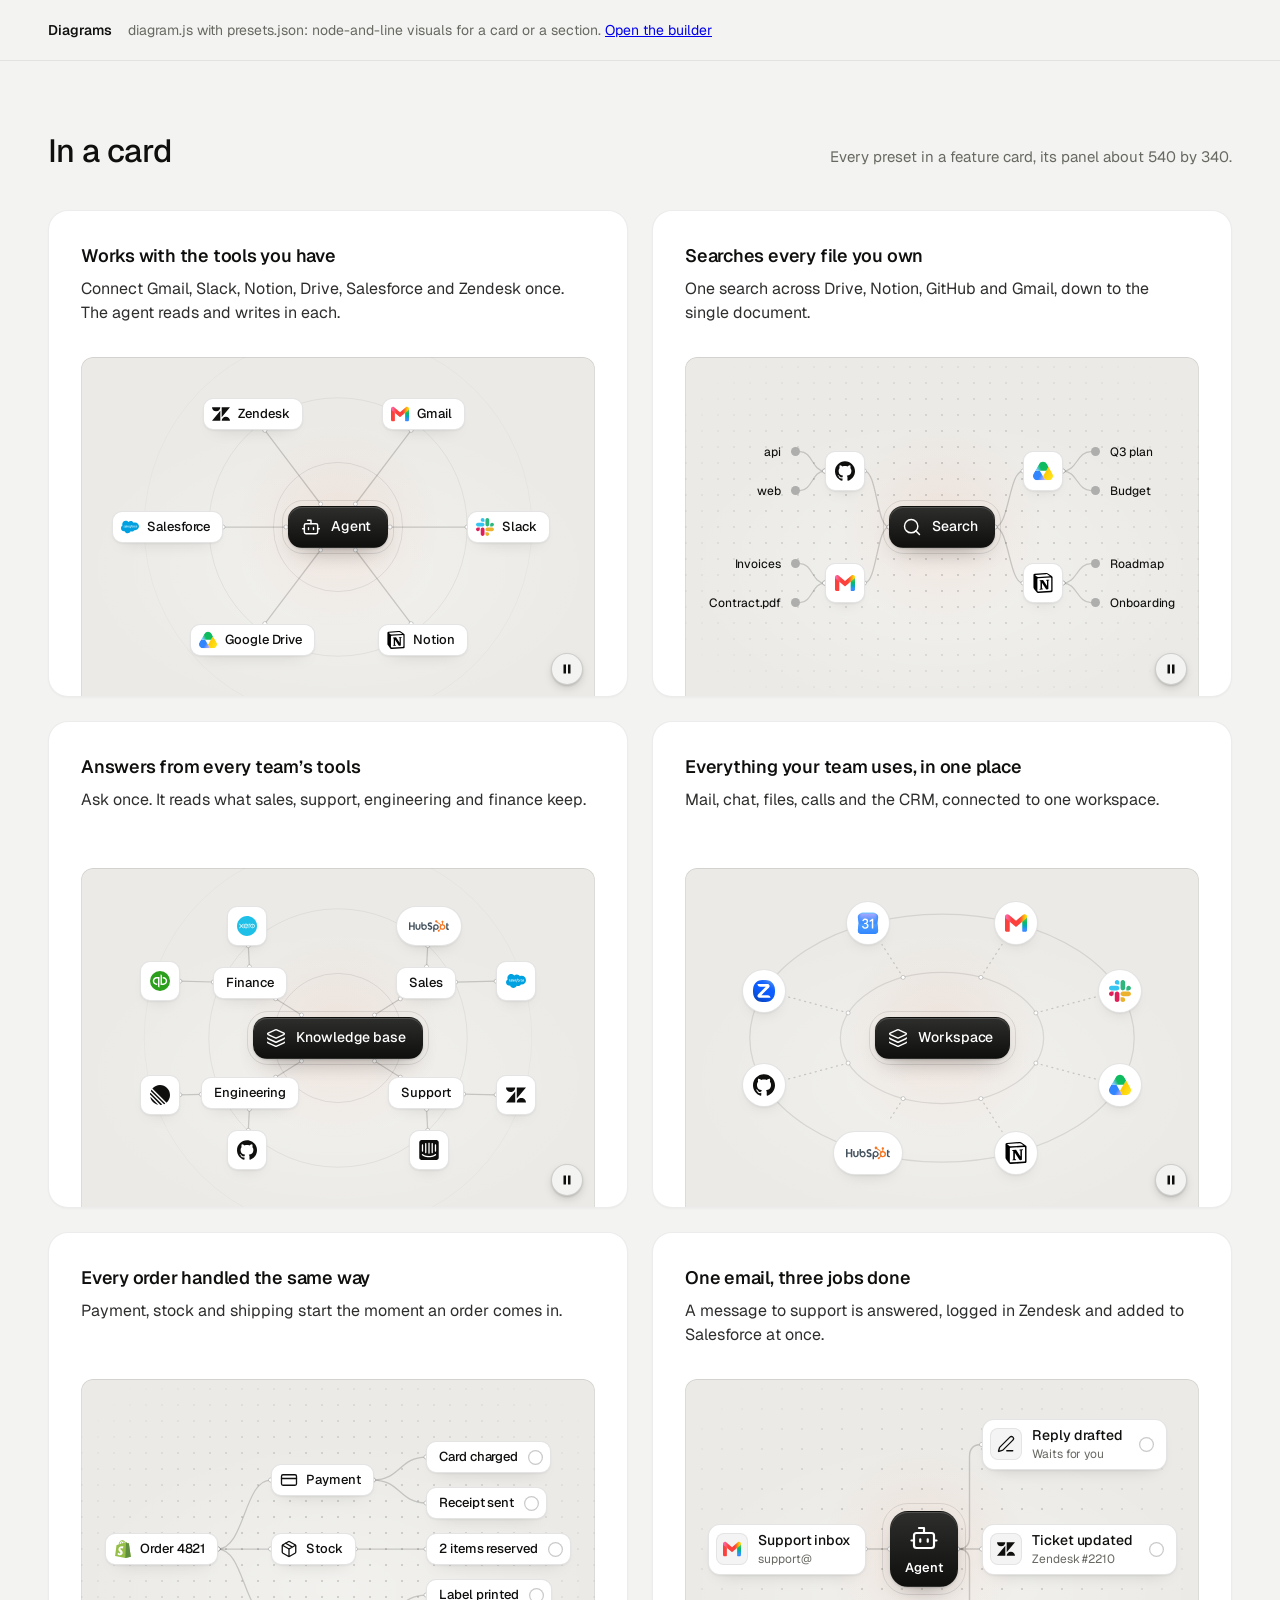
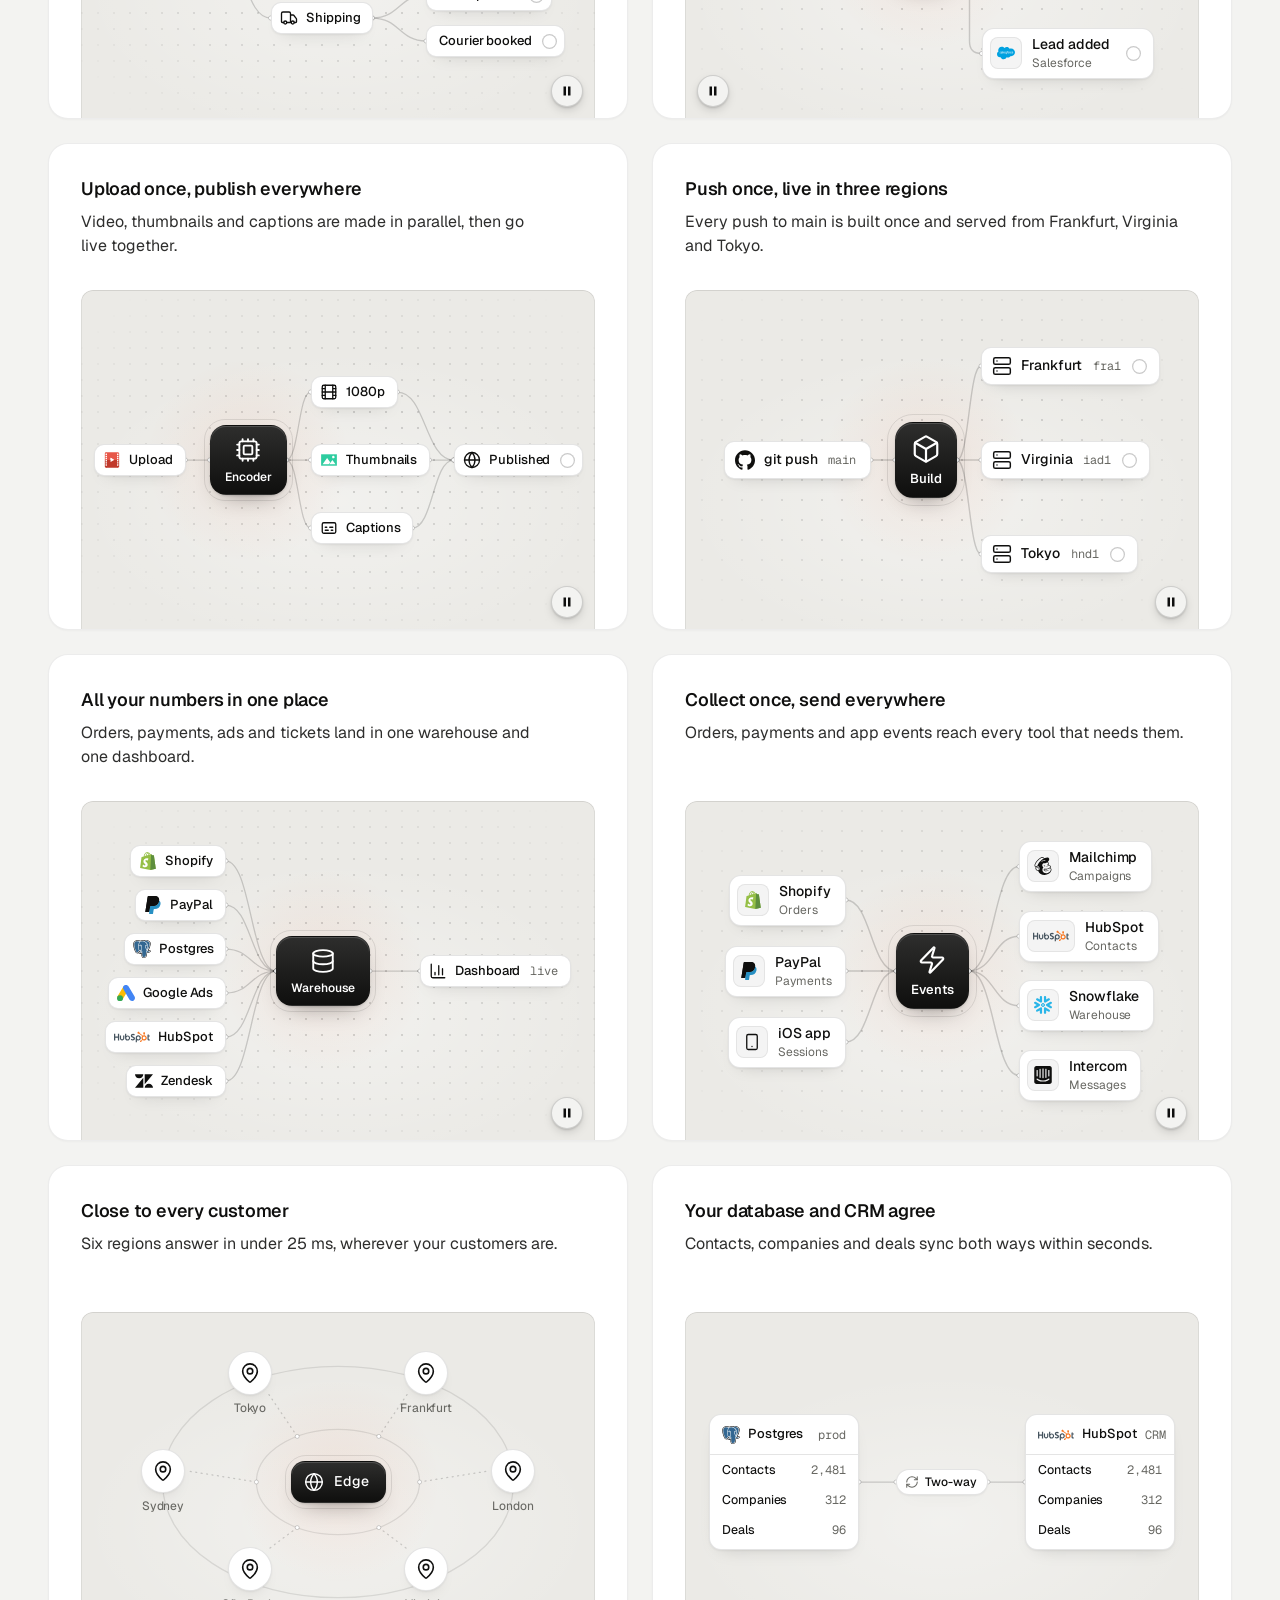
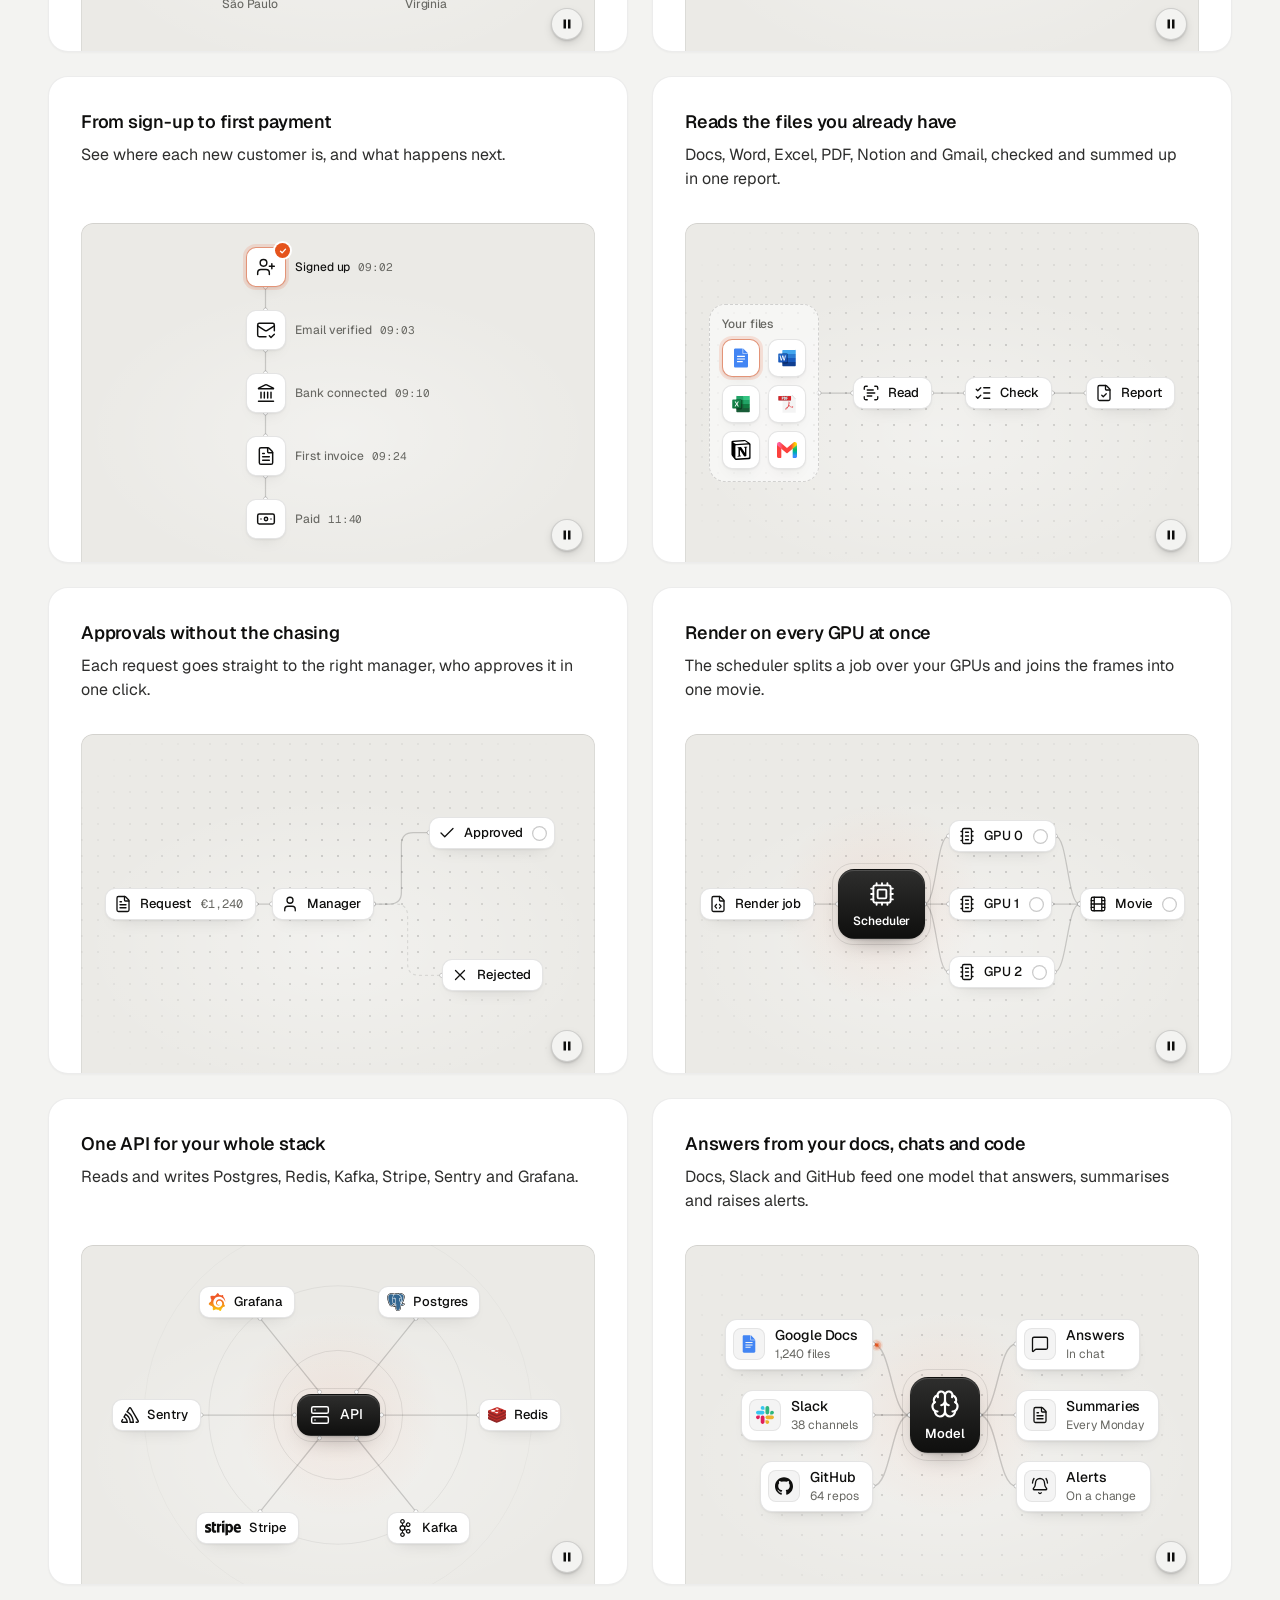
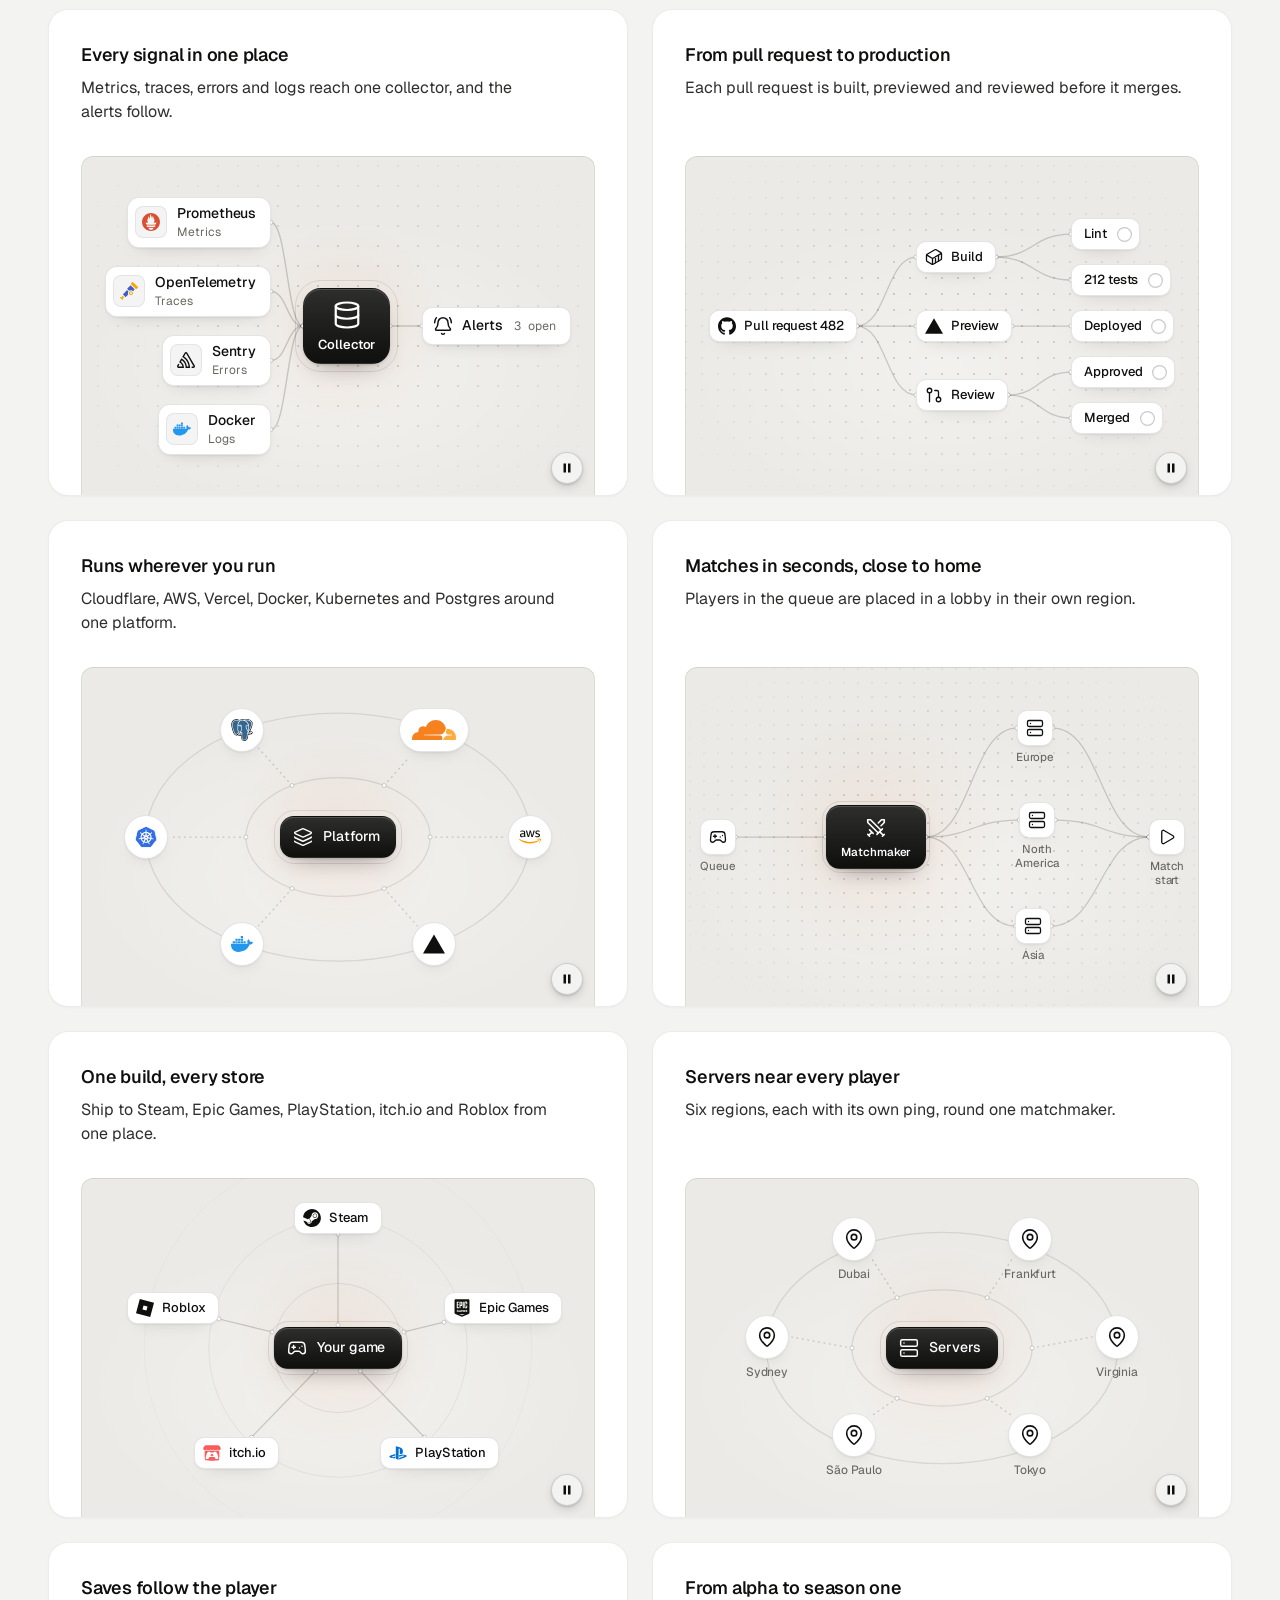
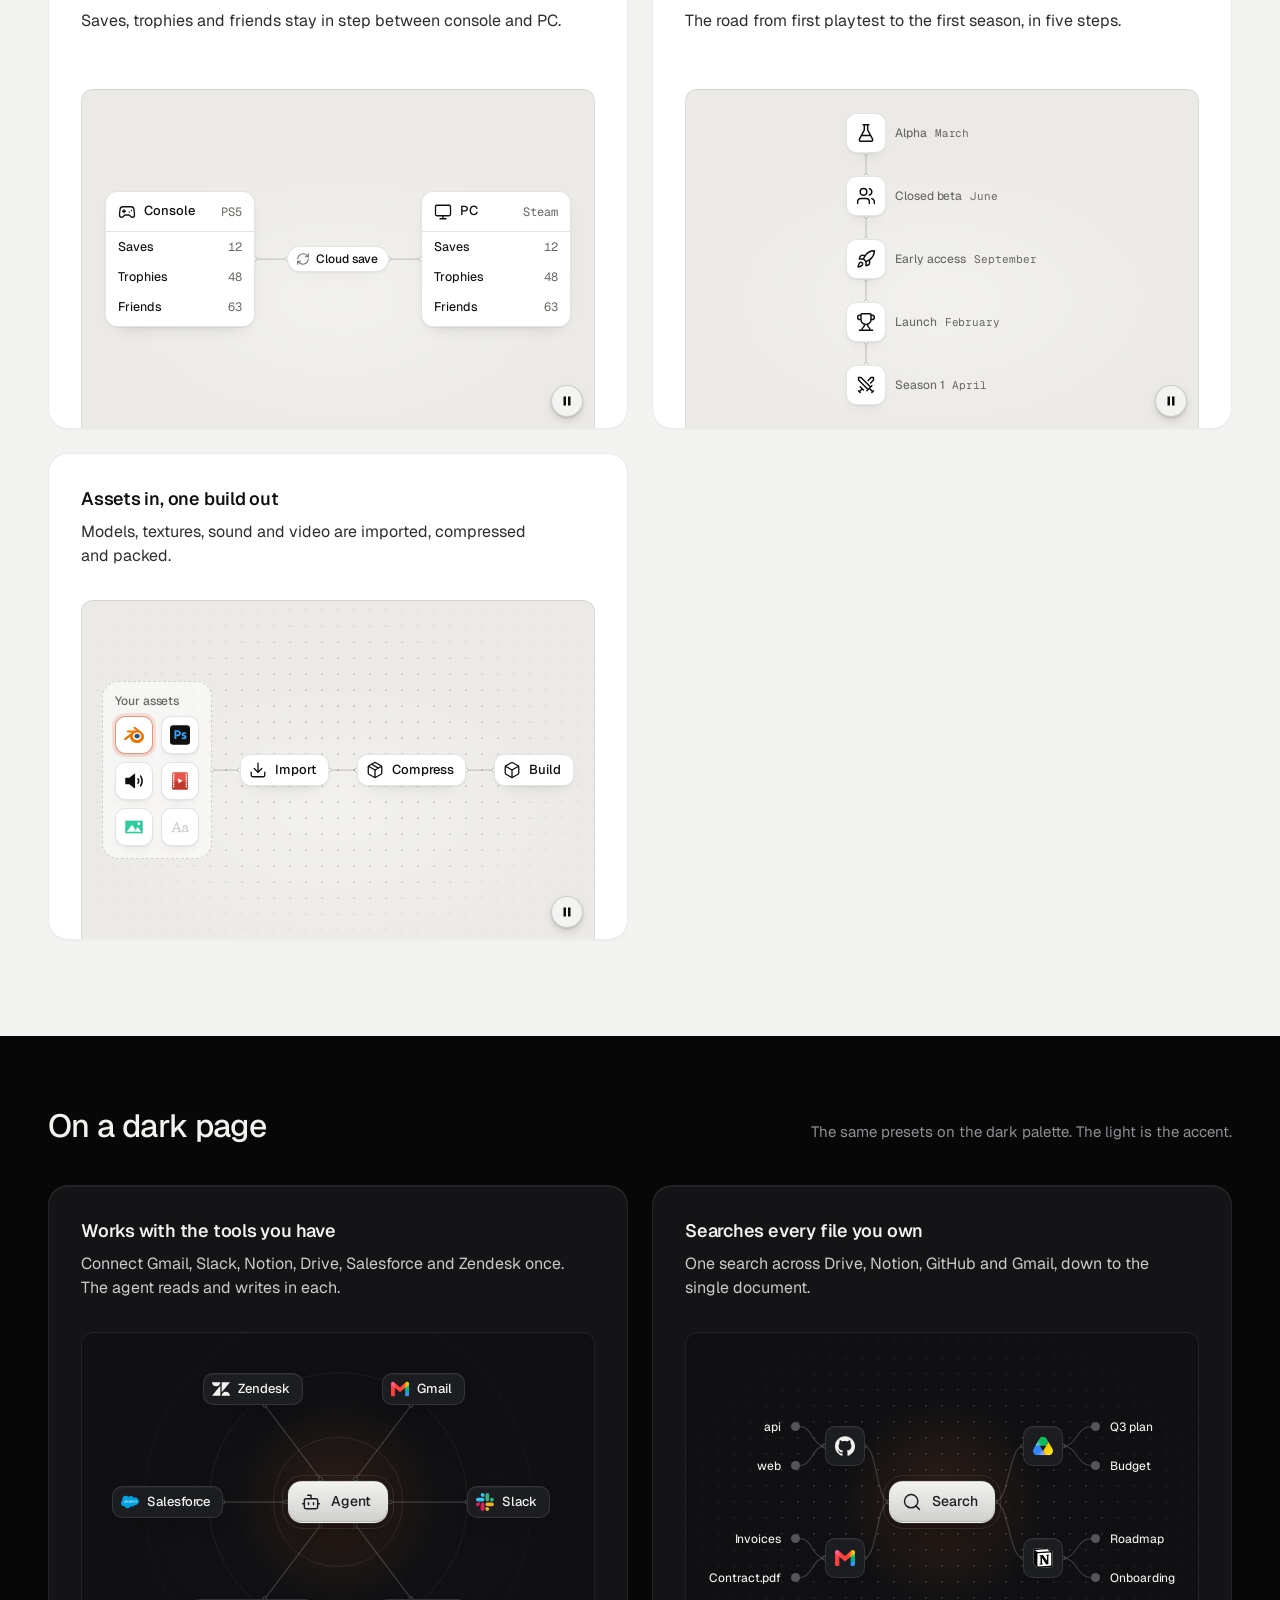
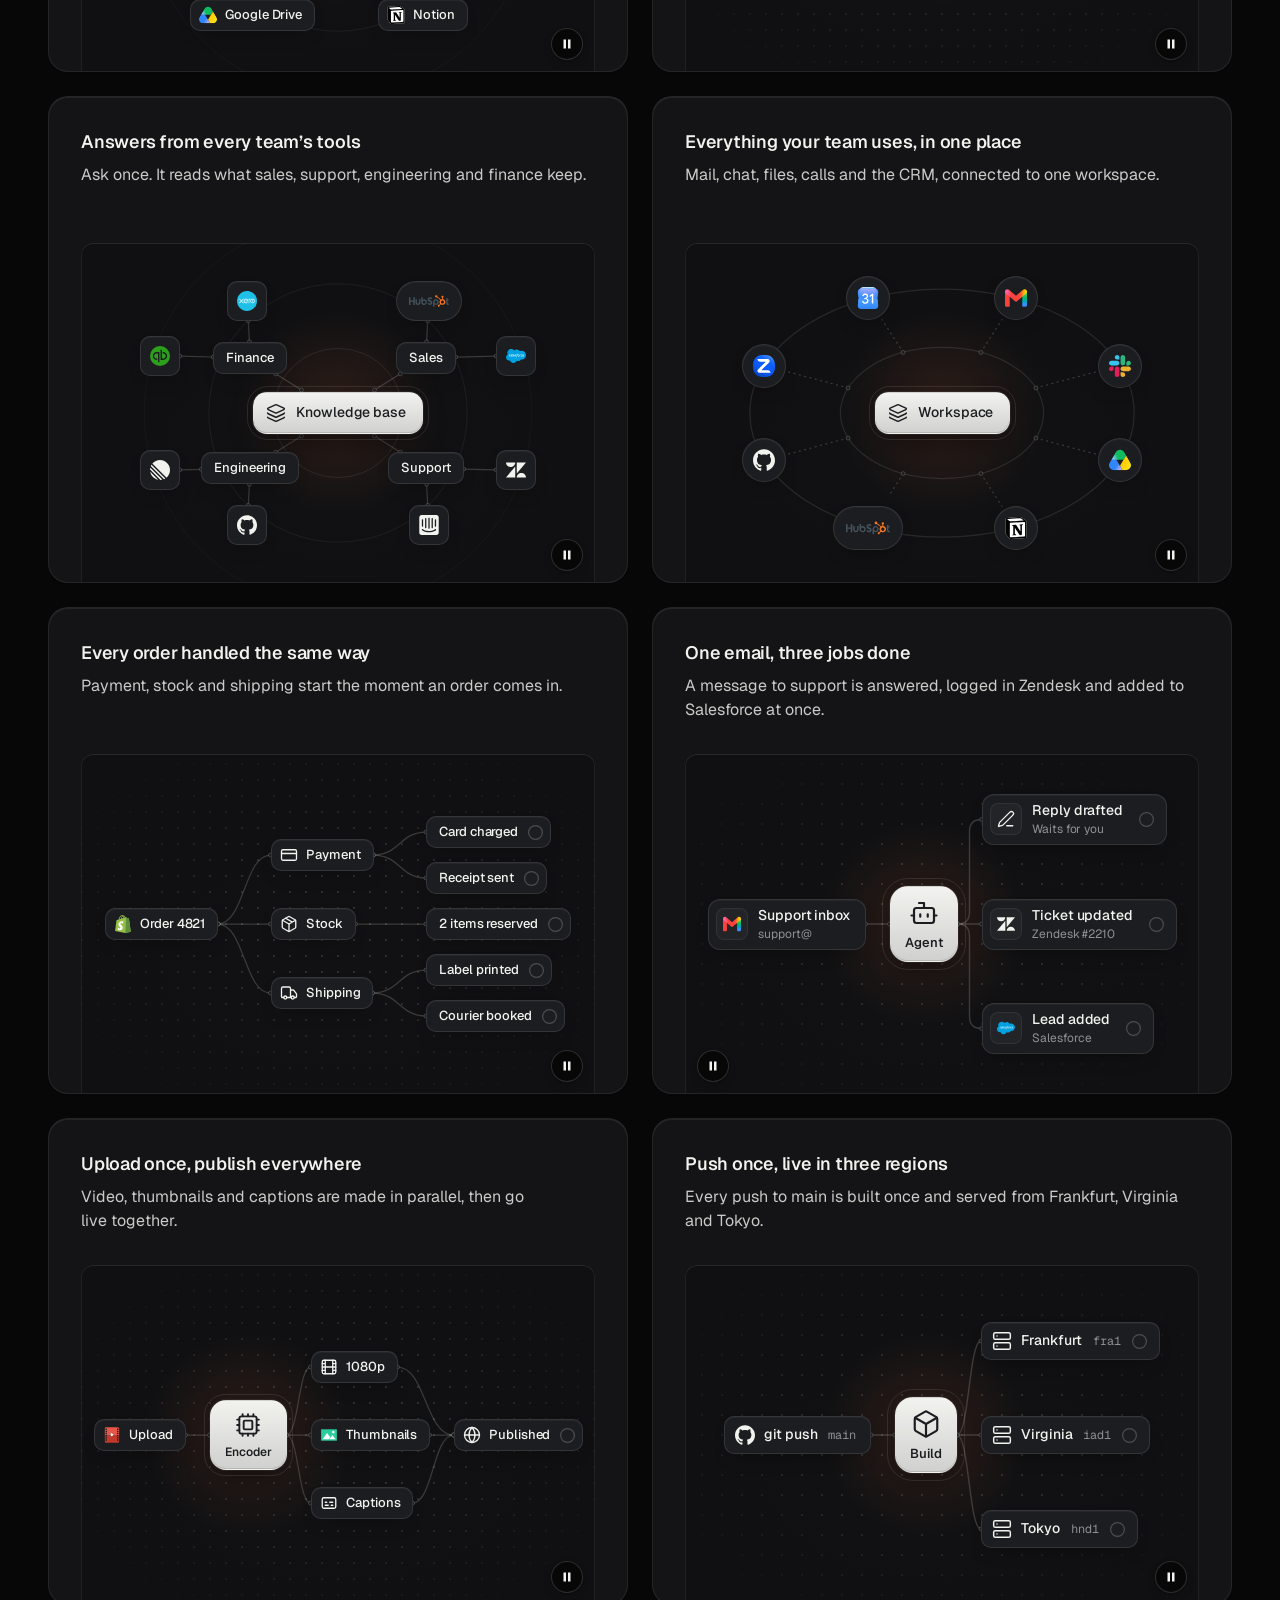
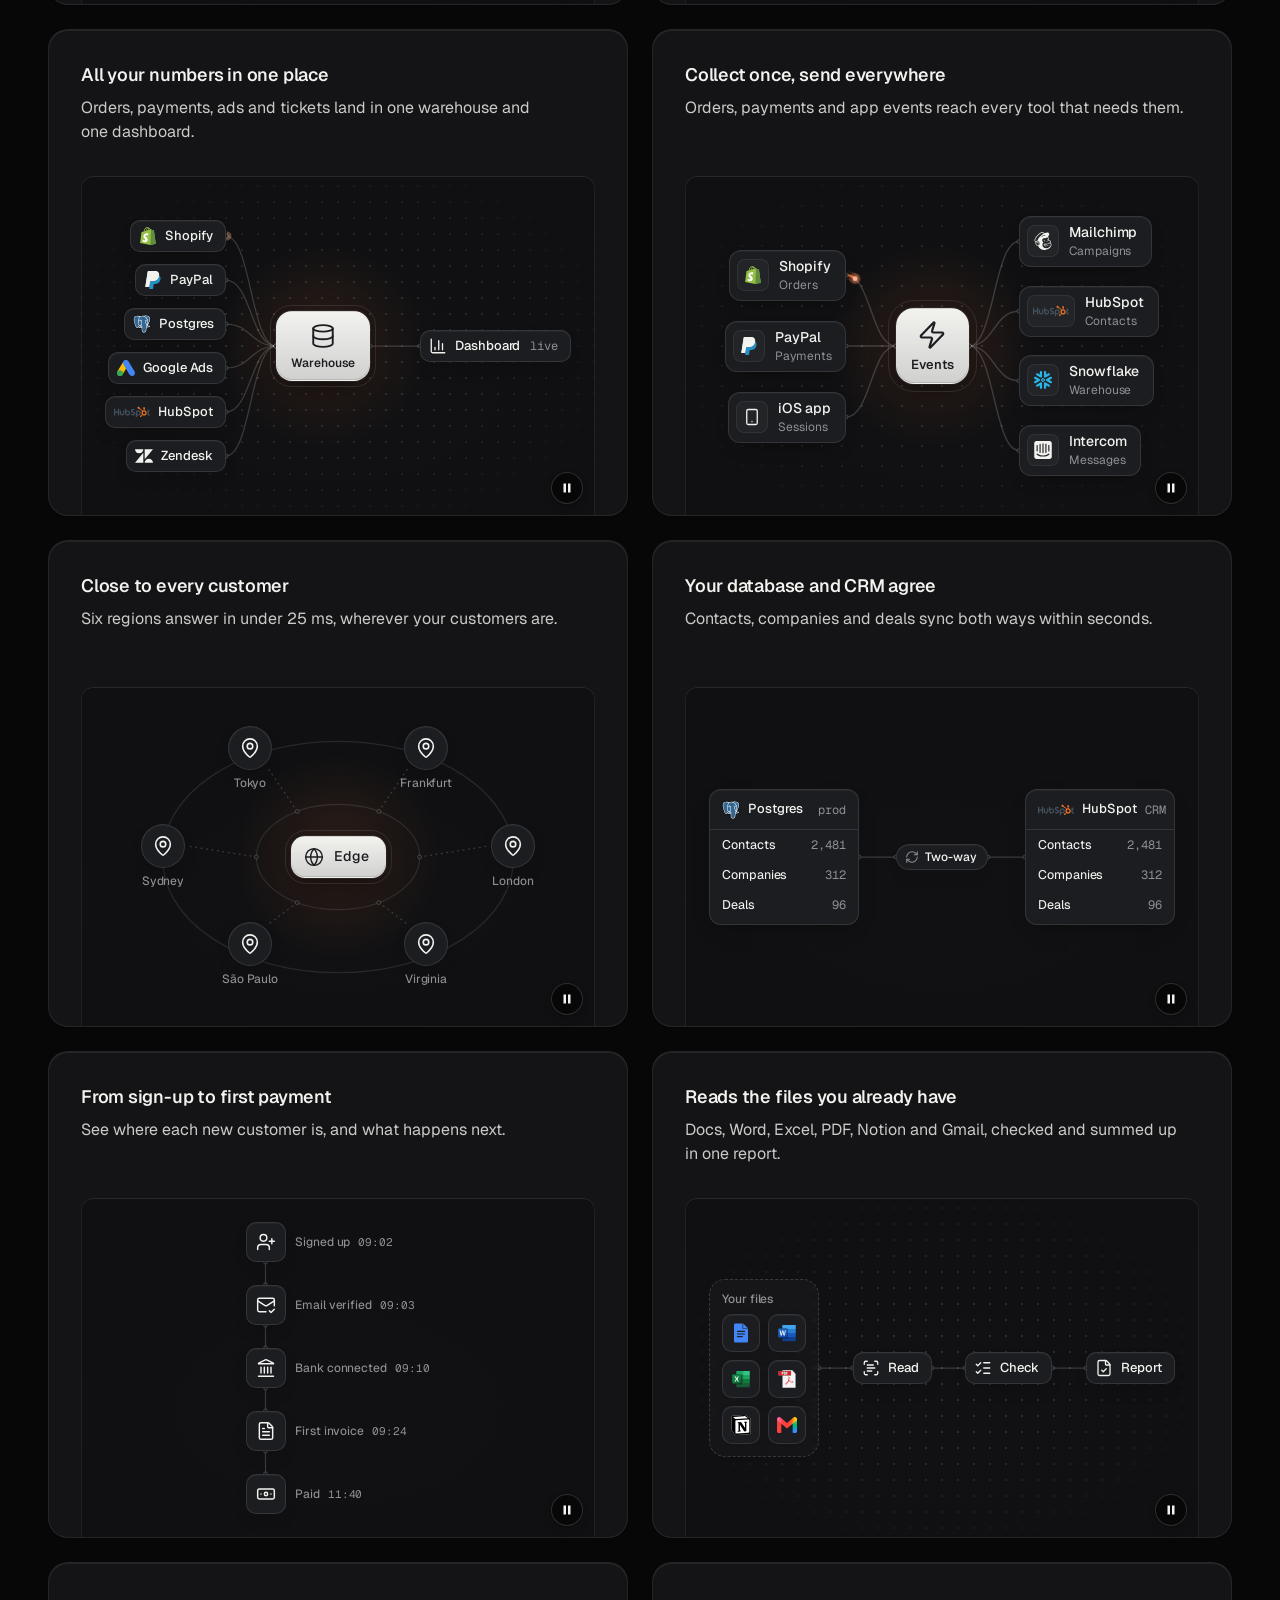
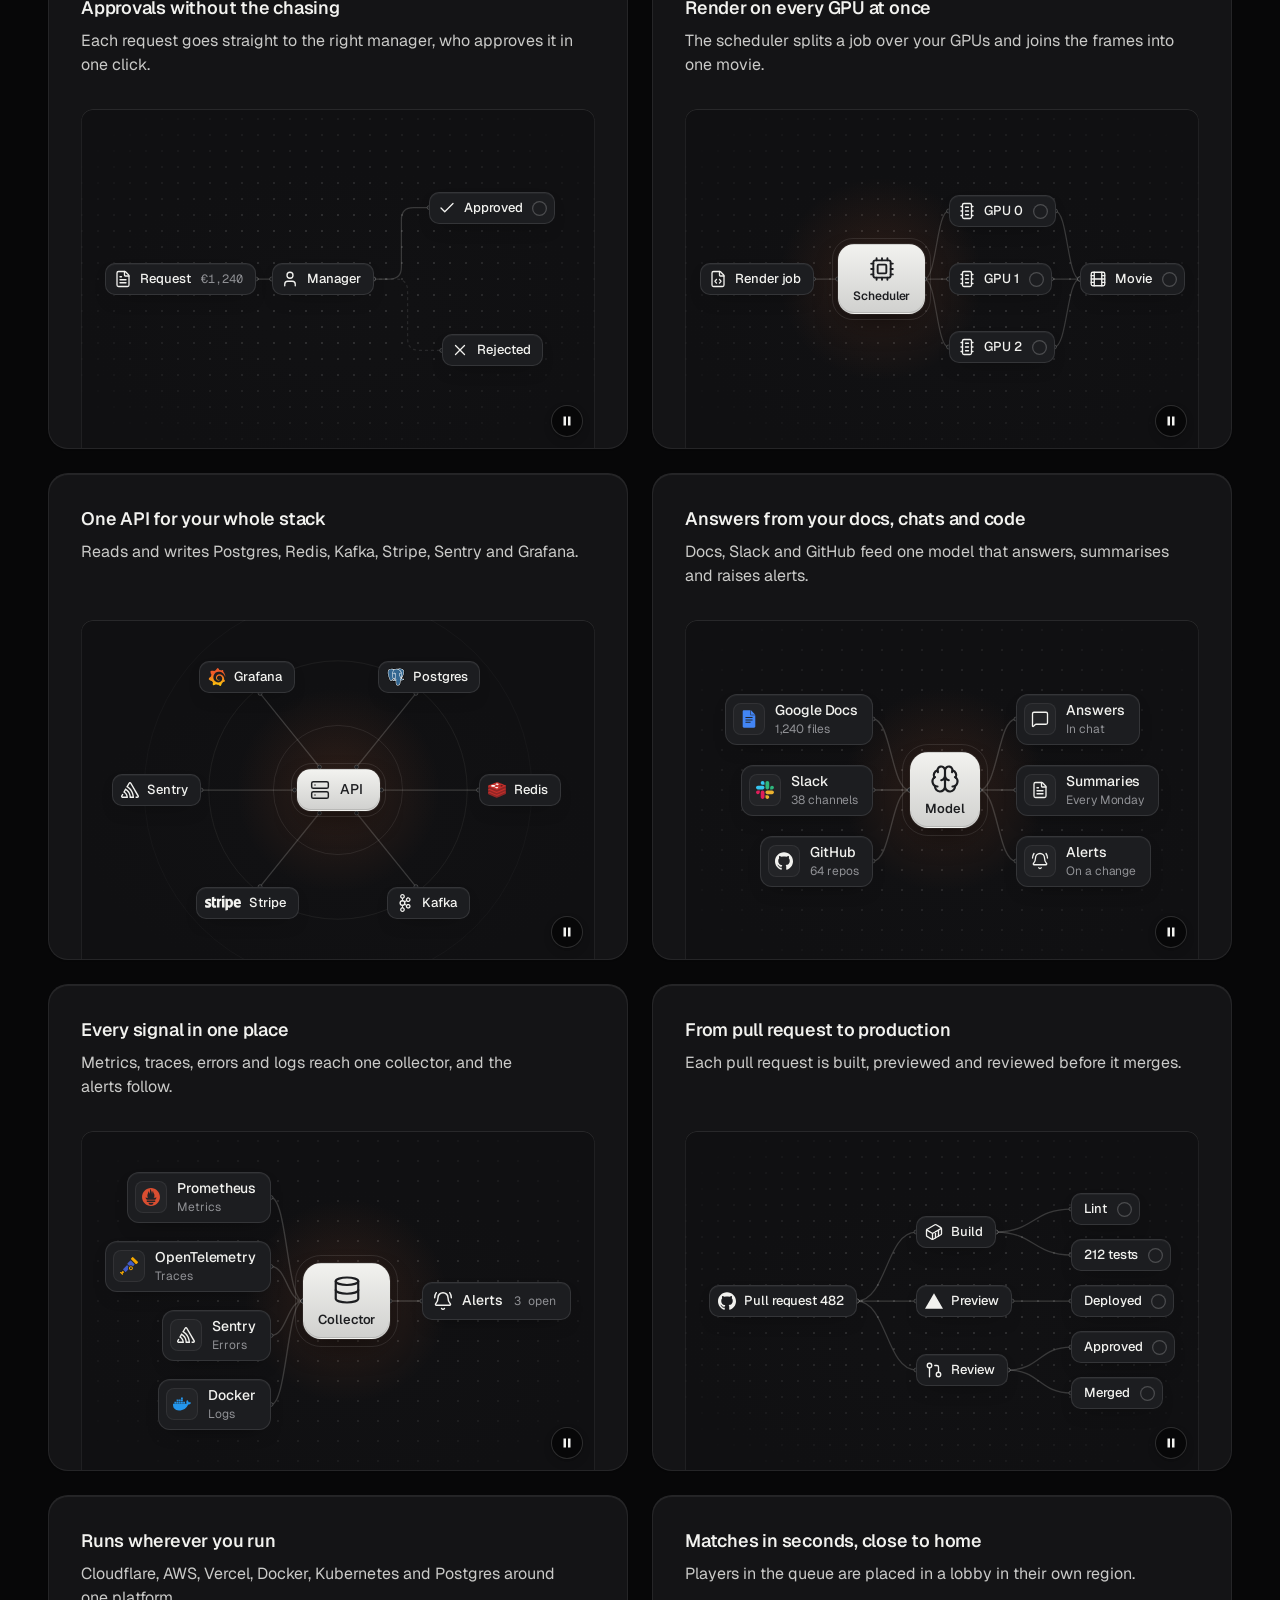
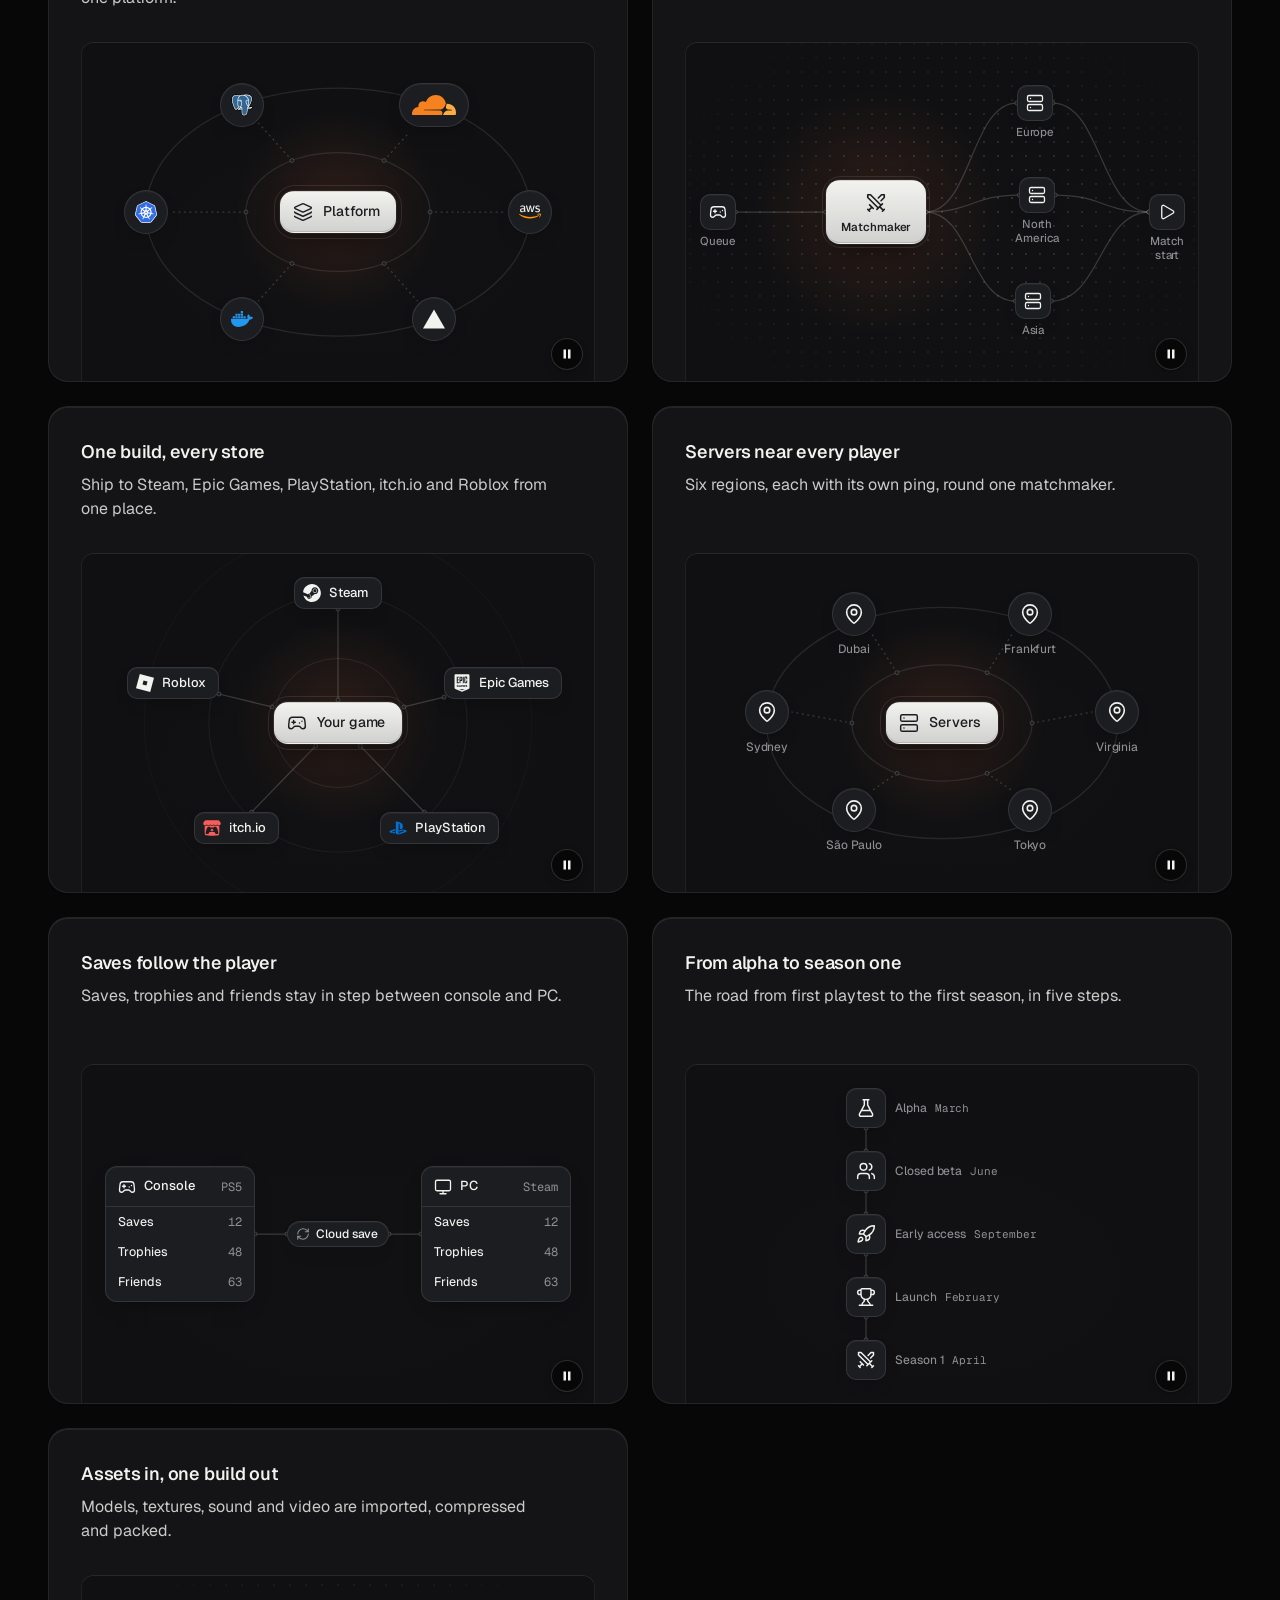
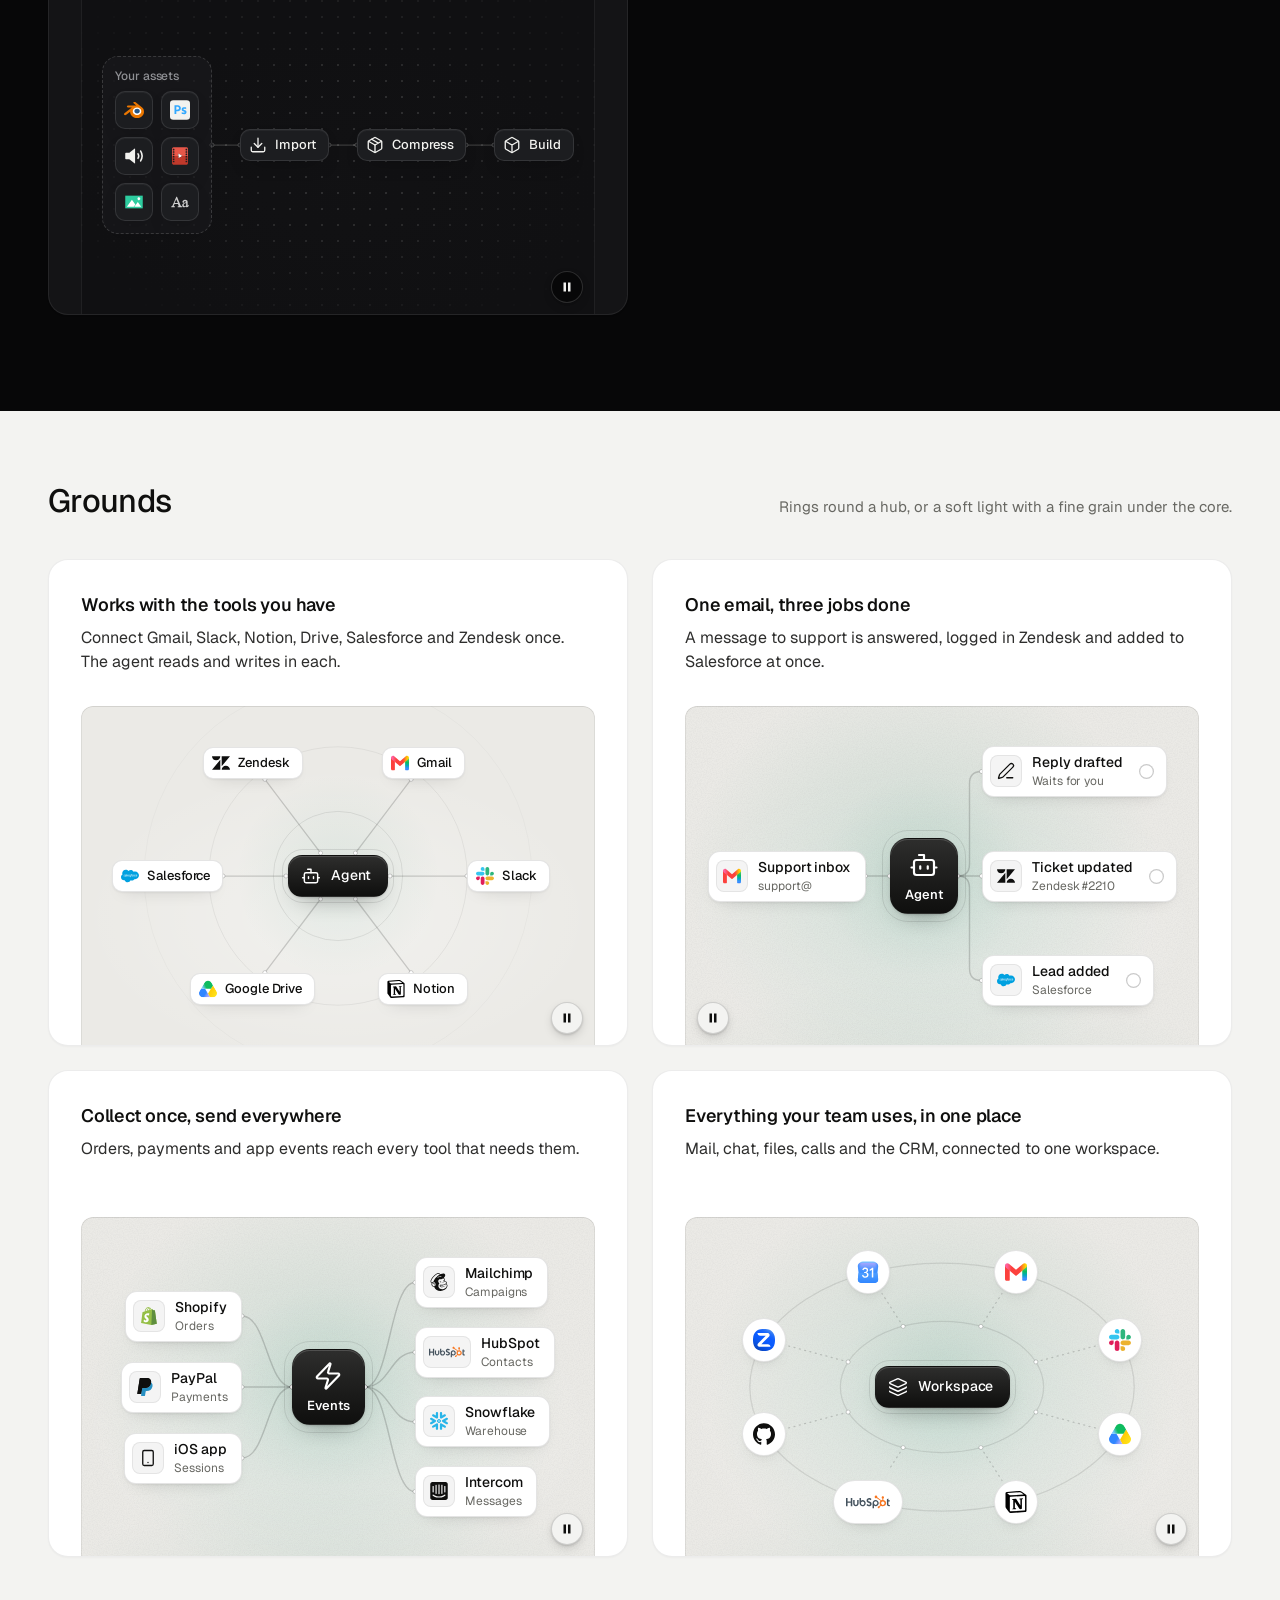
<file: .claude/skills/design-taste-frontend/assets/diagrams/demo.html>
<!doctype html>
<html lang="en">
<head>
<meta charset="utf-8">
<meta name="viewport" content="width=device-width, initial-scale=1">
<title>Diagrams</title>
<link rel="preconnect" href="https://fonts.googleapis.com">
<link rel="preconnect" href="https://fonts.gstatic.com" crossorigin>
<link href="https://fonts.googleapis.com/css2?family=Geist:wght@300..700&family=Geist+Mono:wght@400;500&display=swap" rel="stylesheet">
<link rel="stylesheet" href="../ui/cards.css">
<link rel="stylesheet" href="diagram.css">
<style>
  /* two page palettes (the same as assets/ui/cards.html); every colour of the cards and the diagrams
     comes from these */
  :root {
    --font-text: "Geist", system-ui, sans-serif;
    --font-display: "Geist", system-ui, sans-serif;
    --font-mono: "Geist Mono", ui-monospace, monospace;
  }
  [data-theme="light"] {
    --bg: #f3f3f1; --card: #ffffff; --ink: #0f0f0e; --muted: #686863; --accent: #e5531c; --accent-ink: #ffffff; --frag: #ffffff; --ground-bg: #ebeae6; --ground-accent: #dcd9d0;
  }
  [data-theme="light"][data-accent="blue"] { --accent: #2456e8; }
  [data-theme="light"][data-accent="green"] { --accent: #16825d; }
  [data-theme="dark"] {
    --bg: #070708; --card: #141416; --ink: #f2f2ef; --muted: #8f9094; --accent: #ff7a3c; --accent-ink: #120c08; --frag: #1c1d20; --ground-bg: #101012; --ground-accent: #232326;
  }
  [data-theme="dark"][data-accent="white"] { --accent: #f2f2ef; --accent-ink: #0b0b0c; }
  [data-theme="dark"][data-accent="green"] { --accent: #3ccf8e; --accent-ink: #06130d; }
  * { box-sizing: border-box; }
  html, body { margin: 0; }
  body { font-family: var(--font-text); background: #f3f3f1; color: #0f0f0e; -webkit-font-smoothing: antialiased; }
  .set { background: var(--bg); color: var(--ink); padding: 72px 0 96px; }
  .wrap { max-width: 1232px; margin: 0 auto; padding: 0 24px; }
  .head { display: flex; align-items: baseline; justify-content: space-between; gap: 24px; margin-bottom: 40px; }
  .head h2 { margin: 0; font: 500 32px/1.15 var(--font-display); letter-spacing: -0.02em; }
  .head p { margin: 0; color: var(--muted); font-size: 15px; max-width: 46ch; }
  .grid { display: grid; grid-template-columns: repeat(2, minmax(0, 1fr)); gap: 24px; }
  .grid--one { grid-template-columns: minmax(0, 1fr); }
  /* the panel heights of the brief: a card panel about 340 high, a section panel 560 */
  .card > .panel { --p-h: 340px; }
  .card--wide > .panel { --p-h: 560px; }
  .item { display: flex; flex-direction: column; gap: 10px; min-width: 0; }
  .item > .card { flex: 1; }
  .item > code { font: 400 12px/1 var(--font-mono); color: var(--muted); padding-left: 4px; }
  .top { background: #f3f3f1; border-bottom: 1px solid rgb(0 0 0 / .07); }
  .top .wrap { display: flex; align-items: center; gap: 16px; height: 60px; font-size: 14px; }
  .top b { font-weight: 560; }
  .top span { color: #686863; }
  /* a held moment (?dg=rest or mid) shows its end state at once, for screenshots */
  .dg-hold .dg *, .dg-hold .dg *::before, .dg-hold .dg *::after { transition: none !important; animation: none !important; }
  @media (max-width: 1023px) { .grid { grid-template-columns: minmax(0, 1fr); } }
  @media (max-width: 639px) {
    .set { padding: 48px 0 64px; }
    .wrap { padding: 0 16px; }
    .head { flex-direction: column; gap: 8px; margin-bottom: 28px; }
    .head h2 { font-size: 26px; }
    .card > .panel { --p-h: 300px; }
    .card--wide > .panel { --p-h: 420px; }
  }
</style>
</head>
<body data-icon-base="../icons/demo/">
<!-- icons load from ../icons/demo/ (every curated icon, written by scripts/icons.mjs fetch --all). A real page loads them from assets/icons/, filled once with:
     node scripts/icons.mjs scan index.html --out assets/icons -->
<header class="top"><div class="wrap"><b>Diagrams</b><span>diagram.js with presets.json: node-and-line visuals for a card or a section. <a href="lab.html">Open the builder</a></span></div></header>
<main id="sets"></main>

<script type="module">
  import dg from './diagram.js';

  // plain card copy for the demo only (a page writes its own)
  const COPY = {
    'hub-tools': ['Works with the tools you have', 'Connect Gmail, Slack, Notion, Drive, Salesforce and Zendesk once. The agent reads and writes in each.'],
    'hub-branches': ['Searches every file you own', 'One search across Drive, Notion, GitHub and Gmail, down to the single document.'],
    'hub-web': ['Answers from every team’s tools', 'Ask once. It reads what sales, support, engineering and finance keep.'],
    'ring-apps': ['Everything your team uses, in one place', 'Mail, chat, files, calls and the CRM, connected to one workspace.'],
    'tree-orders': ['Every order handled the same way', 'Payment, stock and shipping start the moment an order comes in.'],
    'lanes-agent': ['One email, three jobs done', 'A message to support is answered, logged in Zendesk and added to Salesforce at once.'],
    'lanes-media': ['Upload once, publish everywhere', 'Video, thumbnails and captions are made in parallel, then go live together.'],
    'lanes-deploy': ['Push once, live in three regions', 'Every push to main is built once and served from Frankfurt, Virginia and Tokyo.'],
    'fanin-warehouse': ['All your numbers in one place', 'Orders, payments, ads and tickets land in one warehouse and one dashboard.'],
    'bowtie-events': ['Collect once, send everywhere', 'Orders, payments and app events reach every tool that needs them.'],
    'ring-regions': ['Close to every customer', 'Six regions answer in under 25 ms, wherever your customers are.'],
    'sync-crm': ['Your database and CRM agree', 'Contacts, companies and deals sync both ways within seconds.'],
    'timeline-onboarding': ['From sign-up to first payment', 'See where each new customer is, and what happens next.'],
    'grid-documents': ['Reads the files you already have', 'Docs, Word, Excel, PDF, Notion and Gmail, checked and summed up in one report.'],
    'free-approval': ['Approvals without the chasing', 'Each request goes straight to the right manager, who approves it in one click.'],
    'lanes-render': ['Render on every GPU at once', 'The scheduler splits a job over your GPUs and joins the frames into one movie.'],
    'hub-stack': ['One API for your whole stack', 'Reads and writes Postgres, Redis, Kafka, Stripe, Sentry and Grafana.'],
    'bowtie-model': ['Answers from your docs, chats and code', 'Docs, Slack and GitHub feed one model that answers, summarises and raises alerts.'],
    'fanin-telemetry': ['Every signal in one place', 'Metrics, traces, errors and logs reach one collector, and the alerts follow.'],
    'tree-release': ['From pull request to production', 'Each pull request is built, previewed and reviewed before it merges.'],
    'ring-edge': ['Runs wherever you run', 'Cloudflare, AWS, Vercel, Docker, Kubernetes and Postgres around one platform.'],
    'lanes-matchmaking': ['Matches in seconds, close to home', 'Players in the queue are placed in a lobby in their own region.'],
    'hub-stores': ['One build, every store', 'Ship to Steam, Epic Games, PlayStation, itch.io and Roblox from one place.'],
    'ring-servers': ['Servers near every player', 'Six regions, each with its own ping, round one matchmaker.'],
    'sync-saves': ['Saves follow the player', 'Saves, trophies and friends stay in step between console and PC.'],
    'timeline-season': ['From alpha to season one', 'The road from first playtest to the first season, in five steps.'],
    'grid-assets': ['Assets in, one build out', 'Models, textures, sound and video are imported, compressed and packed.'],
  };
  const q = new URLSearchParams(location.search);
  const only = q.get('ids') ? q.get('ids').split(',') : null;
  const themes = q.get('theme') ? q.get('theme').split(',') : ['light', 'dark'];
  const type = q.get('type');                // software | tech | gaming | product | service
  const show = q.get('show') || 'all';      // all | cards | grounds | sections
  const groundAll = q.get('ground');         // ?ground=glow tries one ground on every card

  const presets = await dg.presets();
  const ids = Object.keys(presets).filter(id => (!only || only.includes(id)) && (!type || (presets[id].types || []).includes(type)));
  const root = document.getElementById('sets');

  const card = (id, cls = '', opts = null) => {
    const [t, p] = COPY[id] || [id, ''];
    const wrap = document.createElement('div');
    wrap.className = 'item';
    const a = document.createElement('article');
    a.className = 'card card--row ' + cls;
    a.innerHTML = `<h3></h3><p></p><div class="panel"><div class="dg" data-diagram="${id}"></div></div>`;
    a.querySelector('h3').textContent = t;
    a.querySelector('p').textContent = p;
    const o = { ...(opts || {}), ...(groundAll ? { ground: groundAll } : {}) };
    if (Object.keys(o).length) a.querySelector('.dg').dataset.diagramOpts = JSON.stringify(o);
    a.dataset.preset = id;
    wrap.append(a);
    if (q.get('labels')) { const code = document.createElement('code'); code.textContent = id + (o.ground ? ` · ground ${o.ground}` : ''); wrap.append(code); }
    return wrap;
  };
  const set = (theme, title, text, list, wideCards, accent) => {
    const sec = document.createElement('section');
    sec.className = 'set';
    sec.dataset.theme = theme;
    if (accent) sec.dataset.accent = accent;
    sec.innerHTML = `<div class="wrap"><div class="head"><h2></h2><p></p></div><div class="grid${wideCards ? ' grid--one' : ''}"></div></div>`;
    sec.querySelector('h2').textContent = title;
    sec.querySelector('.head p').textContent = text;
    const grid = sec.querySelector('.grid');
    list.forEach(x => { const [id, o] = Array.isArray(x) ? x : [x, null]; if (presets[id]) grid.appendChild(card(id, wideCards ? 'card--wide' : '', o)); });
    root.appendChild(sec);
  };
  if (show === 'all' || show === 'cards') {
    if (themes.includes('light')) set('light', 'In a card', 'Every preset in a feature card, its panel about 540 by 340.', ids);
    if (themes.includes('dark')) set('dark', 'On a dark page', 'The same presets on the dark palette. The light is the accent.', ids);
  }
  if (show === 'all' || show === 'grounds') {
    const g = [['hub-tools', { ground: 'rings' }], ['lanes-agent', { ground: 'glow' }], ['bowtie-events', { ground: 'glow dots' }], ['ring-apps', { ground: 'glow' }]]
      .filter(([id]) => !only || only.includes(id));
    if (themes.includes('light')) set('light', 'Grounds', 'Rings round a hub, or a soft light with a fine grain under the core.', g, false, 'green');
    if (themes.includes('dark')) set('dark', 'Grounds, dark', 'The same grounds on the dark palette.', g, false, 'green');
  }
  if (show === 'all' || show === 'sections') {
    const wl = ['lanes-agent', 'bowtie-events'].filter(id => !only || only.includes(id));
    const wd = ['hub-branches', 'sync-crm'].filter(id => !only || only.includes(id));
    if (themes.includes('light')) set('light', 'In a section', 'The same specs at section size, about 1170 by 560. Nodes with a line become cards.', wl, true, 'blue');
    if (themes.includes('dark')) set('dark', 'Section, dark', 'A white light on the dark palette.', wd, true, 'white');
  }

  const all = await dg.auto(document);
  window.__dg = all;
  await document.fonts.ready;
  await dg.ready();
  // ?dg=rest holds every diagram at rest, ?dg=mid at its busiest moment (screenshots)
  const hold = q.get('dg');
  if (hold) { document.documentElement.classList.add('dg-hold'); all.forEach(d => d.seek(hold === 'rest' ? d.T - 0.05 : d.stillT)); }
  requestAnimationFrame(() => { document.documentElement.dataset.ready = '1'; });
</script>
</body>
</html>
</file>
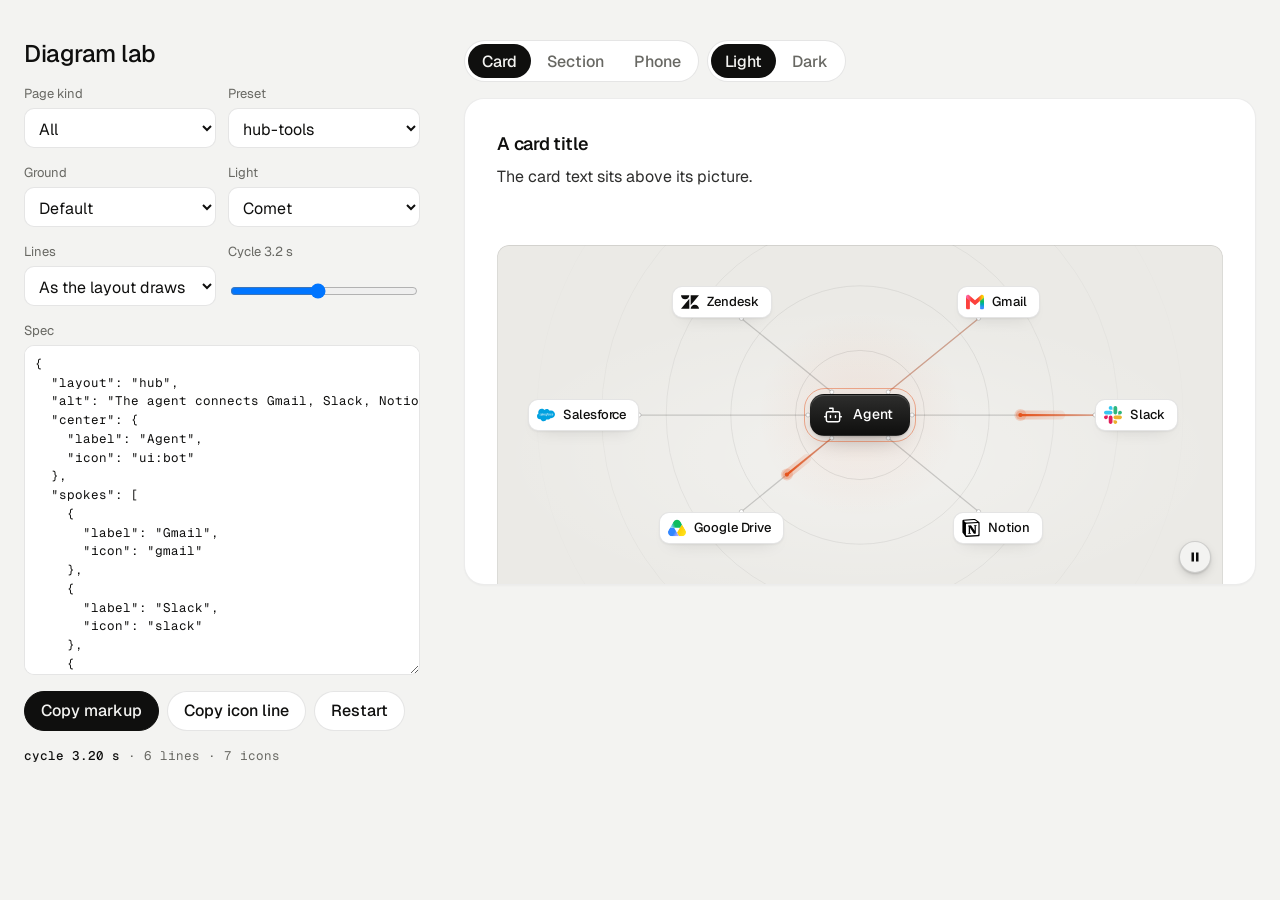
<file: .claude/skills/design-taste-frontend/assets/diagrams/lab.html>
<!doctype html>
<html lang="en">
<head>
<meta charset="utf-8">
<meta name="viewport" content="width=device-width, initial-scale=1">
<title>Diagram lab</title>
<link rel="preconnect" href="https://fonts.googleapis.com">
<link rel="preconnect" href="https://fonts.gstatic.com" crossorigin>
<link href="https://fonts.googleapis.com/css2?family=Geist:wght@300..700&family=Geist+Mono:wght@400;500&display=swap" rel="stylesheet">
<link rel="stylesheet" href="../ui/cards.css">
<link rel="stylesheet" href="diagram.css">
<style>
  /* The builder: pick a preset, change the JSON or the controls, see the card at once, copy the markup. Not part of a page. */
  :root { --font-text: "Geist", system-ui, sans-serif; --font-display: "Geist", system-ui, sans-serif; --font-mono: "Geist Mono", ui-monospace, monospace; }
  [data-theme="light"] { --bg: #f3f3f1; --card: #ffffff; --ink: #0f0f0e; --muted: #686863; --accent: #e5531c; --accent-ink: #ffffff; --frag: #ffffff; --ground-bg: #ebeae6; --ground-accent: #dcd9d0; --line: rgb(0 0 0 / .1); --field: #ffffff; }
  [data-theme="light"][data-accent="blue"] { --accent: #2456e8; }
  [data-theme="light"][data-accent="green"] { --accent: #16825d; }
  [data-theme="dark"] { --bg: #070708; --card: #141416; --ink: #f2f2ef; --muted: #8f9094; --accent: #ff7a3c; --accent-ink: #120c08; --frag: #1c1d20; --ground-bg: #101012; --ground-accent: #232326; --line: rgb(255 255 255 / .12); --field: #101012; }
  [data-theme="dark"][data-accent="white"] { --accent: #f2f2ef; --accent-ink: #0b0b0c; }
  [data-theme="dark"][data-accent="green"] { --accent: #3ccf8e; --accent-ink: #06130d; }
  * { box-sizing: border-box; }
  html, body { margin: 0; }
  body { font-family: var(--font-text); background: var(--bg); color: var(--ink); -webkit-font-smoothing: antialiased; min-height: 100vh; }
  .lab { display: grid; gap: 32px; max-width: 1440px; margin: 0 auto; padding: 32px 24px 64px; }
  .side { display: grid; gap: 16px; align-content: start; min-width: 0; }
  .side h1 { margin: 0; font: 500 24px/1.2 var(--font-display); letter-spacing: -0.02em; }
  .row { display: grid; gap: 6px; }
  .row > label, .row > .lbl { font-size: 13px; color: var(--muted); }
  .two { display: grid; grid-template-columns: 1fr 1fr; gap: 12px; }
  select, textarea, button, input[type=range] { font: inherit; color: inherit; }
  select, textarea { width: 100%; background: var(--field); border: 1px solid var(--line); border-radius: 10px; padding: 9px 10px; }
  select { height: 40px; }
  textarea { min-height: 360px; resize: vertical; font: 400 12.5px/1.5 var(--font-mono); white-space: pre; tab-size: 2; }
  textarea.is-bad { border-color: #c4321c; }
  .btns { display: flex; flex-wrap: wrap; gap: 8px; }
  button.b { height: 40px; padding: 0 16px; border-radius: 999px; border: 1px solid var(--line); background: var(--card); cursor: pointer; font-weight: 500; }
  button.b:hover { border-color: var(--ink); }
  button.b--main { background: var(--ink); color: var(--bg); border-color: var(--ink); }
  .out { font: 400 12.5px/1.5 var(--font-mono); color: var(--muted); overflow-wrap: anywhere; min-height: 1.5em; }
  .out b { color: var(--ink); font-weight: 500; }
  .out .bad { color: #c4321c; }
  .lb-stage { min-width: 0; display: grid; align-content: start; gap: 16px; }
  .lb-stage .card > .panel { --p-h: 340px; }
  .lb-stage .card--wide > .panel { --p-h: 560px; }
  .lb-stage .card--phone { max-width: 390px; }
  .lb-stage .card--phone > .panel { --p-h: 300px; }
  .seg { display: inline-flex; border: 1px solid var(--line); border-radius: 999px; padding: 3px; gap: 2px; background: var(--card); width: fit-content; }
  .seg button { height: 34px; padding: 0 14px; border: 0; background: none; border-radius: 999px; cursor: pointer; font-weight: 500; color: var(--muted); }
  .seg button[aria-pressed="true"] { background: var(--ink); color: var(--bg); }
  @media (min-width: 1024px) { .lab { grid-template-columns: 400px minmax(0, 1fr); gap: 40px; padding-top: 40px; } textarea { min-height: 330px; } .side { position: sticky; top: 24px; max-height: calc(100vh - 48px); overflow: auto; padding-right: 4px; } }
  @media (max-width: 639px) { .lab { padding: 24px 16px 48px; } }
</style>
</head>
<body data-theme="light" data-icon-base="../icons/demo/">
<div class="lab">
  <aside class="side">
    <h1>Diagram lab</h1>
    <div class="two">
      <div class="row"><label for="type">Page kind</label><select id="type"><option value="">All</option><option>software</option><option>tech</option><option>gaming</option><option>product</option><option>service</option></select></div>
      <div class="row"><label for="preset">Preset</label><select id="preset"></select></div>
    </div>
    <div class="two">
      <div class="row"><label for="ground">Ground</label><select id="ground"><option value="">Default</option><option>dots</option><option>rings</option><option>grid</option><option>glow</option><option>glow dots</option><option>glow rings</option><option>none</option></select></div>
      <div class="row"><label for="pulse">Light</label><select id="pulse"><option value="">Comet</option><option>dot</option><option>none</option></select></div>
    </div>
    <div class="two">
      <div class="row"><label for="curve">Lines</label><select id="curve"><option value="">As the layout draws them</option><option>curve</option><option>elbow</option><option>swirl</option></select></div>
      <div class="row"><label for="cycle">Cycle <span id="cycleV">3.2 s</span></label><input id="cycle" type="range" min="2.5" max="4" step="0.1" value="3.2"></div>
    </div>
    <div class="row"><label for="json">Spec</label><textarea id="json" spellcheck="false"></textarea></div>
    <div class="btns">
      <button class="b b--main" id="copy" type="button">Copy markup</button>
      <button class="b" id="copyIcons" type="button">Copy icon line</button>
      <button class="b" id="restart" type="button">Restart</button>
    </div>
    <div class="out" id="info"></div>
  </aside>
  <main class="lb-stage">
    <div class="btns">
      <div class="seg" id="size" role="group" aria-label="Size"><button type="button" data-v="card" aria-pressed="true">Card</button><button type="button" data-v="section" aria-pressed="false">Section</button><button type="button" data-v="phone" aria-pressed="false">Phone</button></div>
      <div class="seg" id="theme" role="group" aria-label="Palette"><button type="button" data-v="light" aria-pressed="true">Light</button><button type="button" data-v="dark" aria-pressed="false">Dark</button></div>
    </div>
    <article class="card card--row" id="card"><h3 id="ct"></h3><p id="cp"></p><div class="panel"><div class="dg" id="dg"></div></div></article>
  </main>
</div>
<script type="module">
  import dg from './diagram.js';
  const $ = id => document.getElementById(id);
  const presets = await dg.presets();
  const base = new URL('../icons/demo/', location.href).href;
  const q = new URLSearchParams(location.search);
  let spec = null, d = null, size = 'card';

  const names = type => Object.keys(presets).filter(k => !type || (presets[k].types || []).includes(type));
  const fillPresets = () => { $('preset').innerHTML = names($('type').value).map(k => `<option>${k}</option>`).join(''); };
  const load = id => { spec = JSON.parse(JSON.stringify(presets[id])); delete spec.types; $('json').value = JSON.stringify(spec, null, 2); sync(); };
  const first = n => (spec.center || spec.core || spec.input || spec.root || spec.left || {}).label || n;

  function iconIds(o, out = new Set()) {
    if (Array.isArray(o)) o.forEach(x => iconIds(x, out));
    else if (o && typeof o === 'object') for (const k in o) { if (k === 'icon' && typeof o[k] === 'string' && !/^text:|[/.]/.test(o[k])) out.add(o[k]); else iconIds(o[k], out); }
    return out;
  }
  function markup() {
    const j = JSON.stringify(spec);
    return /'/.test(j)
      ? `<div class="panel"><div class="dg" data-diagram><script type="application/json">${j}<\/script></div></div>`
      : `<div class="panel"><div class="dg" data-diagram='${j}'></div></div>`;
  }
  function paint() {
    const card = $('card');
    card.classList.toggle('card--wide', size === 'section');
    card.classList.toggle('card--phone', size === 'phone');
    const s = JSON.parse(JSON.stringify(spec));
    if (size === 'section') s.size = 'section';
    $('ct').textContent = 'A card title';
    $('cp').textContent = 'The card text sits above its picture.';
    const el = $('dg');
    d = dg.mount(el, s, { iconBase: base });
    const ids = [...iconIds(spec)];
    setTimeout(() => {
      $('info').innerHTML = `<b>cycle ${d.T ? d.T.toFixed(2) : '-'} s</b> · ${d.E ? d.E.filter(e => e.lit).length : 0} lines · ${ids.length} icons`;
    }, 400);
  }
  function sync() {
    try { spec = JSON.parse($('json').value); $('json').classList.remove('is-bad'); } catch (e) { $('json').classList.add('is-bad'); $('info').innerHTML = `<span class="bad">${e.message}</span>`; return; }
    paint();
  }
  // a control writes into the spec and the textarea
  function setField(path, v) {
    try { spec = JSON.parse($('json').value); } catch { return; }
    const [a, b] = path.split('.');
    if (b) { spec[a] = spec[a] || {}; if (v === '' || v == null) delete spec[a][b]; else spec[a][b] = v; if (!Object.keys(spec[a]).length) delete spec[a]; }
    else if (v === '' || v == null) delete spec[a]; else spec[a] = v;
    $('json').value = JSON.stringify(spec, null, 2);
    sync();
  }
  $('type').onchange = () => { fillPresets(); load($('preset').value); };
  $('preset').onchange = () => { $('ground').value = $('pulse').value = $('curve').value = ''; $('cycle').value = 3.2; $('cycleV').textContent = '3.2 s'; load($('preset').value); };
  $('ground').onchange = () => setField('ground', $('ground').value);
  $('pulse').onchange = () => setField('motion.pulse', $('pulse').value);
  $('curve').onchange = () => setField('curve', $('curve').value);
  $('cycle').oninput = () => { $('cycleV').textContent = (+$('cycle').value).toFixed(1) + ' s'; setField('motion.cycle', +$('cycle').value === 3.2 ? '' : +$('cycle').value); };
  let t0; $('json').oninput = () => { clearTimeout(t0); t0 = setTimeout(sync, 350); };
  $('restart').onclick = () => d && d.restart && d.restart();
  const copy = async (text, btn, label) => { try { await navigator.clipboard.writeText(text); btn.textContent = 'Copied'; } catch { btn.textContent = 'Copy failed'; } setTimeout(() => (btn.textContent = label), 1400); };
  $('copy').onclick = () => copy(markup(), $('copy'), 'Copy markup');
  $('copyIcons').onclick = () => copy(`node <skill>/scripts/icons.mjs fetch ${[...iconIds(spec)].join(' ')} --out assets/icons`, $('copyIcons'), 'Copy icon line');
  for (const [id, key] of [['size', 'size'], ['theme', 'theme']]) {
    $(id).onclick = ev => {
      const b = ev.target.closest('button'); if (!b) return;
      [...$(id).children].forEach(x => x.setAttribute('aria-pressed', String(x === b)));
      if (key === 'size') { size = b.dataset.v; paint(); } else document.body.dataset.theme = b.dataset.v;
    };
  }
  if (q.get('type')) $('type').value = q.get('type');
  fillPresets();
  if (q.get('preset') && presets[q.get('preset')]) $('preset').value = q.get('preset');
  if (q.get('theme') === 'dark') { document.body.dataset.theme = 'dark'; $('theme').children[1].click(); }
  load($('preset').value);
  window.__lab = { get d() { return d; } };
</script>
</body>
</html>
</file>
<file: .claude/skills/design-taste-frontend/assets/system.css>
/*
  taste-skill system.css - the one system for the page. Link it first, then assets/ui/cards.css (the
  feature card, its panel and the fragment placements), then set the palette (--p-*), the fonts and
  the radius set on :root in the page (node scripts/start.mjs prints that block).
  Do not add a second grid, spacing scale, type scale, radius scale, button or card style.
*/

/* ---------------------------------------------------------------- tokens */
:root {
  /* palette (hex only; fx.js reads --bg --surface --ink --muted --accent --accent-ink) */
  --p-bg: #ffffff;
  --p-surface: #f4f4f4;
  --p-ink: #111111;
  --p-muted: #6b6b6b;
  --p-accent: #1a4be0;
  --p-accent-ink: #ffffff;
  --p-action: #1a4be0;      /* buttons, links, focus: the accent, or the ink when the accent is too pale */
  --p-action-ink: #ffffff;
  --p-inv-bg: #111111;
  --p-inv-surface: #1c1c1c;
  --p-inv-ink: #f4f4f4;
  --p-inv-muted: #a3a3a3;
  --p-inv-accent: #ffffff;
  --p-inv-accent-ink: #111111;
  --p-inv-action: #ffffff;
  --p-inv-action-ink: #111111;
  /* the lit ground behind UI and in the closing band (references/cards.md), one per page, tech pages only
     (none on kind other, which is flat): <html data-ground="sand|sky|sage|painting">. system.js gives it to every ground
     that holds UI, on light and dark pages alike; --hue on one panel changes only its accent */
  --ground-bg: #d9ccb7; --ground-surface: #e9e0d2; --ground-ink: #2a2622; --ground-muted: #5a534a; --ground-accent: #a8794a;

  /* fonts */
  --font-display: system-ui, -apple-system, "Segoe UI", sans-serif;
  --font-text: system-ui, -apple-system, "Segoe UI", sans-serif;
  --font-mono: ui-monospace, "SFMono-Regular", Menlo, Consolas, monospace;
  --display-weight: 400;    /* headlines 400; 500 on a tech page (software, gaming, hardware) */
  --display-tracking: -0.025em;

  /* the page rhythm (references/layout-v4.md): one section per screen. The header is fixed and
     --nav tall; every section is padded --padt above and --padb (plus the phone action bar, --bar)
     below, and is exactly one or two screens tall (--h: 1 or 2; --hm on a phone). The hero's words
     start --hgap under the header and its content ends --hpadb above the fold. */
  --nav: 72px;
  --padt: 120px;
  --padb: 72px;
  --hgap: 48px;
  --hpadb: 64px;
  --bar: 0px;
  /* grid: one .wrap (alias .container) for the header, every section and the footer, the same
     --gut on both sides: 1280 wide at x 80-1360 at 1440, 342 at x 24-366 at 390 */
  --container: 1280px;
  --gut: 80px;
  --pad: var(--gut);
  --gutter: 24px;

  /* spacing: 4/8 scale */
  --s-1: 4px;  --s-2: 8px;  --s-3: 12px; --s-4: 16px; --s-5: 24px;
  --s-6: 32px; --s-7: 48px; --s-8: 64px; --s-9: 96px; --s-10: 128px;
  --section: 40px;      /* only a .section outside main (the kit's demo pages); every main > section and
                           footer.closing take --padt and --padb */
  --section-band: 56px; /* the same for an older footer outside footer.closing */
  --head-gap: 48px;     /* the one heading-to-content gap, 32 on a phone (layout.css reads it as --ly-head-gap) */
  --card-pad: 16px;     /* card padding (cards.css sets its own for cards with a panel) */
  --card-gap: 16px;     /* gap between cards */

  /* type scale (the only sizes on the page) */
  --t-label: 13px;
  --t-small: 14px;
  --t-body: 16px;
  --t-lead: 18px;
  --t-card: 18px;
  --t-h3: 24px;
  /* straight lines from the phone size at 390 to the desktop size at 1440 (system.md's table) */
  --t-h2: clamp(30px, 1.72vw + 23.3px, 48px);
  --t-h1: clamp(38px, 3.24vw + 25.4px, 72px);
  /* a big number stays a step under the h2 (VI-11): 38 at 1440, 28 at 390, so it never reads as a
     section heading; a stats row and a price set their own, smaller still */
  --t-stat: clamp(28px, .952vw + 24.29px, 38px);

  /* radius: one scale (soft by default; data-radius on <html> switches it) */
  --r-sm: 8px;  --r-md: 12px; --r-lg: 20px; --r-btn: 8px;

  /* controls (fixed here; a page never adds its own) */
  --btn-h: 44px;
  --btn-h-sm: 36px;
  --nav-h: var(--nav);  /* the older name, kept for the kit's files */
  --icon: 16px;         /* small icons: socials, menu chevrons, mono brand marks */

  /* motion: the one UI ease-out (motion.css --m-ease and ui/base.css --u-ease read it; references/motion.md) */
  --ease: cubic-bezier(.2, .8, .2, 1);
  --dur: 180ms;
}
html[data-radius="sharp"] { --r-sm: 4px; --r-md: 6px;  --r-lg: 8px;  --r-btn: 4px; }
html[data-radius="soft"]  { --r-sm: 8px; --r-md: 12px; --r-lg: 20px; --r-btn: 8px; }
html[data-radius="round"] { --r-sm: 10px; --r-md: 16px; --r-lg: 24px; --r-btn: 999px; }
/* the four lit grounds (references/cards.md); sand is the default above. painting goes with
   painterly-landscape (x.ai's daylight sky over olive hills) */
html[data-ground="sky"]      { --ground-bg: #c6d3df; --ground-surface: #d6e0e9; --ground-ink: #25303a; --ground-muted: #4d5964; --ground-accent: #3f6a92; }
html[data-ground="sage"]     { --ground-bg: #cdd6c6; --ground-surface: #dce3d6; --ground-ink: #262d24; --ground-muted: #535b51; --ground-accent: #6c8e63; }
html[data-ground="painting"] { --ground-bg: #79a8d6; --ground-surface: #a6c4e2; --ground-ink: #16212c; --ground-muted: #273949; --ground-accent: #9c9b3c; }
/* cards.css takes its card and panel radii from this scale */
html[data-radius] .card { --c-r: var(--r-lg); }
html[data-radius] .panel { --p-r: var(--r-md); }

/* a phone: the header 56, the sections padded 96 / 48, the hero's words 40 under the header and its
   content ending 24 above the fold, 24 at both sides, 12 between columns */
@media (max-width: 639px) {
  :root { --nav: 56px; --padt: 96px; --padb: 48px; --hgap: 40px; --hpadb: 24px; --gut: 24px; --gutter: 12px; --card-gap: 12px; --head-gap: 32px; }
}
@media (min-width: 640px) {
  :root { --gut: 48px; --section: 48px; --section-band: 72px; --card-pad: 24px; }
}
@media (min-width: 1024px) {
  :root { --gut: 80px; --section: 56px; --section-band: 96px; --card-gap: 24px;
          --t-lead: 20px; --t-card: 20px; --t-h3: 28px; }
  /* a place (and a local service): the 1200 column at x 120-1320 */
  html[data-type="place"] { --gut: 120px; --container: 1200px; }
}
/* a place (VI-06, ST-96, PH-23): its own smaller type (h1 48/53 and 32/37, h2 32/40 and 24/30, titles
   and the sub-line 20 and 18), the Recipe 3 hero's gap under its photograph (40, 24 on a phone),
   square photographs and cards and 2px buttons, whatever data-radius and data-buttons say */
:root[data-type="place"] {
  --hgap: 40px;
  --t-h1: clamp(32px, 1.524vw + 26.06px, 48px);
  --t-h2: clamp(24px, .762vw + 21px, 32px);
  --t-h3: clamp(20px, .381vw + 18.51px, 24px);
  --r-sm: 2px; --r-md: 0px; --r-lg: 0px; --r-btn: 2px;
}
:root[data-type="place"] :is(h1, .t-h1) { line-height: 1.104; }
:root[data-type="place"] :is(h2, .t-h2) { line-height: 1.25; }
@media (max-width: 639px) {
  :root[data-type="place"] { --hgap: 24px; }
  :root[data-type="place"] :is(h1, .t-h1) { line-height: 1.156; }
}

/* ---------------------------------------------------------------- grounds (at most three) */
:root, .ground-base {
  --bg: var(--p-bg); --surface: var(--p-surface); --ink: var(--p-ink); --muted: var(--p-muted);
  --accent: var(--p-accent); --accent-ink: var(--p-accent-ink); --card: var(--p-surface);
  --action: var(--p-action); --action-ink: var(--p-action-ink);
}
.ground-surface {
  --bg: var(--p-surface); --surface: var(--p-bg); --ink: var(--p-ink); --muted: var(--p-muted);
  --accent: var(--p-accent); --accent-ink: var(--p-accent-ink); --card: var(--p-bg);
  --action: var(--p-action); --action-ink: var(--p-action-ink);
}
.ground-inverse {
  --bg: var(--p-inv-bg); --surface: var(--p-inv-surface); --ink: var(--p-inv-ink); --muted: var(--p-inv-muted);
  --accent: var(--p-inv-accent); --accent-ink: var(--p-inv-accent-ink); --card: var(--p-inv-surface);
  --action: var(--p-inv-action); --action-ink: var(--p-inv-action-ink);
}
:root, .ground-base, .ground-surface, .ground-inverse {
  --line: color-mix(in oklab, var(--ink) 11%, transparent);
  --line-strong: color-mix(in oklab, var(--ink) 20%, transparent);
  /* effects (fx.js) and UI fragments (assets/ui) take the colours of the ground they sit on */
  --fx-bg: var(--bg); --fx-surface: var(--surface); --fx-ink: var(--ink); --fx-muted: var(--muted);
  --fx-accent: var(--accent); --fx-accent-ink: var(--accent-ink);
  --ui-font: var(--font-text); --ui-mono: var(--font-mono); --ui-radius: var(--r-md);
}
.ground-base, .ground-surface, .ground-inverse { background: var(--bg); color: var(--ink); }

/* ---------------------------------------------------------------- base */
*, *::before, *::after { box-sizing: border-box; }
/* an anchor lands on the section's top (the judge's frame): the fixed header covers --nav of its --padt */
html { -webkit-text-size-adjust: 100%; scroll-padding-top: 0; scroll-behavior: auto; margin: 0; }
body {
  margin: 0; background: var(--bg); color: var(--ink);
  font: 400 var(--t-body)/1.55 var(--font-text);
  -webkit-font-smoothing: antialiased; text-rendering: optimizeLegibility; overflow-x: clip;
}
img, svg, video, canvas { display: block; max-width: 100%; }
/* hidden means hidden, also on an img the line above makes a block (a menu tab's photograph, a peek photograph) */
[hidden] { display: none !important; }
img, video { height: auto; }
a { color: inherit; text-decoration: none; }
button { font: inherit; color: inherit; }
h1, h2, h3, h4, p, ul, ol, figure, blockquote { margin: 0; }
ul, ol { padding: 0; list-style: none; }
h1, h2, h3, h4 {
  font-family: var(--font-display); font-weight: var(--display-weight);
  letter-spacing: var(--display-tracking); text-wrap: balance; overflow-wrap: break-word;
  /* a long word (a German compound at 390) breaks at a syllable with a hyphen, in the language of <html lang>;
     only words of 10 letters or more, 4 at least on each side, so a short English heading never breaks */
  hyphens: auto; -webkit-hyphens: auto; hyphenate-limit-chars: 10 4 4;
}
h1, .t-h1 { font-size: var(--t-h1); line-height: 1.04; }
h2, .t-h2 { font-size: var(--t-h2); line-height: 1.1; }
h3, .t-h3 { font-size: var(--t-h3); line-height: 1.2; }
h4, .t-card { font-family: var(--font-text); font-weight: 500; font-size: var(--t-card); line-height: 1.3; letter-spacing: -0.01em; }
p { text-wrap: pretty; }
.t-lead  { font-size: var(--t-lead); line-height: 1.5; }
.t-body  { font-size: var(--t-body); line-height: 1.55; }
.t-small { font-size: var(--t-small); line-height: 1.5; }
.t-label { font-size: var(--t-label); font-weight: 500; line-height: 1.4; letter-spacing: 0.01em; }
.t-stat  { font-family: var(--font-display); font-weight: var(--display-weight); font-size: var(--t-stat);
           line-height: 1; letter-spacing: var(--display-tracking); font-variant-numeric: tabular-nums; }
.muted { color: var(--muted); }
.mono  { font-family: var(--font-mono); }
.measure { max-width: 62ch; }
:focus-visible { outline: 2px solid var(--action); outline-offset: 2px; border-radius: 2px; }
::selection { background: color-mix(in oklab, var(--accent) 30%, transparent); }

/* ---------------------------------------------------------------- grid */
.wrap, .container { width: min(100% - 2 * var(--gut), var(--container)); margin-inline: auto; padding-inline: 0; }
.grid { display: grid; grid-template-columns: repeat(12, minmax(0, 1fr)); column-gap: var(--gutter); row-gap: var(--card-gap); }
.grid > * { min-width: 0; grid-column: 1 / -1; }
.section { padding-block: var(--section); }

/* ---------------------------------------------------------------- one section per screen
   The page is a stack of screens. Framed at scrollY = k x the screen height, a shot shows exactly one
   section: the hero alone on the first screen, every other section (and footer.closing, the close and
   the footer in one) exactly one or two screens tall, its h2 first, --padt under its top. Heights
   and padding do it: no pinning, snapping or script.
     <section class="section" id=".." style="--h: 2">     (2 screens; --hm sets a phone's count alone)
       <div class="wrap"> the h2 first, then the content </div>     (the one in-flow child)
     </section>
   A layer (a full-bleed photograph or ground behind the words) is an <img class="layer" aria-hidden="true">
   beside the .wrap. Content must fit: one screen holds 708px of content at 1440x900 (900 - 120 - 72),
   two hold 1,608 (the second screen's part starts --padt under its top with .g2). From 640 to 1279 a
   section keeps at least its screens and grows past them rather than overlap the next. */
main > :is(section, .section), footer.closing {
  position: relative; box-sizing: border-box;
  height: calc(var(--h, 1) * 100vh); height: calc(var(--h, 1) * 100svh);
  padding: var(--padt) 0 calc(var(--padb) + var(--bar));
}
main > :is(section, .section) > :is(.wrap, .container), footer.closing > .wrap { position: relative; z-index: 1; height: 100%; }
main > :is(section, .section) > :is(.wrap, .container):not(.grid) { display: flex; flex-direction: column; }
/* a .wrap that is the section's grid too (class="wrap grid"): its rows start at the top */
main > :is(section, .section) > :is(.wrap, .container).grid { align-content: start; }
/* .fill: the block that takes what the screen leaves under the heading (a photograph, a frame) */
main > :is(section, .section) > .wrap > .fill { flex: 1 1 0; min-height: 0; }
/* two screens as two groups: row 1 the h2 and the first group, row 2 the rest (no second h2), starting
   --padt under the second screen's top, so the second shot looks like any other section */
main > :is(section, .section).g2, footer.closing.g2 { --h: 2; }
main > :is(section, .section).g2 > :is(.wrap, .container), footer.closing.g2 > .wrap { display: grid; grid-template-rows: minmax(0, 1fr) minmax(0, 1fr); row-gap: calc(var(--padt) + var(--padb) + var(--bar)); }
main > :is(section, .section).g2 > :is(.wrap, .container) > *, footer.closing.g2 > .wrap > * { min-height: 0; align-self: start; }
main > :is(section, .section).g2 > :is(.wrap, .container) > :is(.group, .fill) { align-self: stretch; }
/* a group: one screen's part of a .g2 section (its h2 and first rows, or the rest) */
.group { display: flex; flex-direction: column; min-height: 0; }
/* each screen's card row runs down to that screen's foot (the cards stretch, their panels grow), so
   the second screen of a .g2 is never a short row over an empty ground; both rows end on the same line */
@media (min-width: 1024px) {
  main > :is(section, .section).g2 > .wrap > .grid:last-child,
  main > :is(section, .section).g2 > .wrap > .group > .grid:last-child { align-self: stretch; flex: 1 1 auto; min-height: 0; }
}
.group > .fill { flex: 1 1 0; min-height: 0; }
@media (min-width: 640px) and (max-width: 1279px) {
  main > :is(section, .section):not(.hero, .section--hero), footer.closing {
    height: auto; min-height: calc(var(--h, 1) * 100vh); min-height: calc(var(--h, 1) * 100svh);
  }
  /* the section is a column and its .wrap takes all of it, so a .fill (a photograph, a frame) still
     grows to the section's foot (a min-height percentage would not resolve, leaving it at its least) */
  /* :where() keeps it at no weight, so a page's own phone- or tablet-only hiding (section.desk-only { display: none }) wins */
  :where(main > :is(section, .section):not(.hero, .section--hero), footer.closing) { display: flex; flex-direction: column; }
  main > :is(section, .section):not(.hero, .section--hero) > :is(.wrap, .container), footer.closing > .wrap { flex: 1 0 auto; height: auto; min-height: 0; }
}
/* a phone: lvh (the screen with its bars hidden) for every section but the hero; --hm when stacking
   makes the content taller than the desktop count */
@media (max-width: 639px) {
  /* at least its screens, never less: content a screen cannot hold makes the section taller (the rhythm
     check then asks for --hm: 2 or less content); a fixed height would lay its last rows over the next
     section, the fault the phone shots showed most (a list under the closing heading and its button) */
  main > :is(section, .section):not(.hero, .section--hero), footer.closing {
    height: auto; min-height: calc(var(--hm, var(--h, 1)) * 100vh); min-height: calc(var(--hm, var(--h, 1)) * 100lvh);
  }
  /* one grid row at least the screens tall that grows with the .wrap's content: the .wrap is stretched to
     it, so its .fill and its two groups still share a definite height */
  /* (at no weight, as on the tablet: a page's own section.desk-only { display: none } still hides it) */
  :where(main > :is(section, .section):not(.hero, .section--hero):has(> :is(.wrap, .container)), footer.closing) {
    display: grid; grid-template-columns: minmax(0, 1fr); grid-template-rows: 1fr; grid-auto-rows: auto;
  }
  main > :is(section, .section):not(.hero, .section--hero) > :is(.wrap, .container), footer.closing > .wrap { height: auto; }
  main > :is(section, .section).g2m, footer.closing.g2m { --hm: 2; }
  main > :is(section, .section).g2m > :is(.wrap, .container), footer.closing.g2m > .wrap { display: grid; grid-template-rows: minmax(0, 1fr) minmax(0, 1fr); row-gap: calc(var(--padt) + var(--padb) + var(--bar)); }
  /* stacked in one, the two groups keep the open cards' 32px, so the first group's last panel never meets
     the next card's title */
  main > :is(section, .section).g2:not(.g2m) > :is(.wrap, .container) { display: flex; row-gap: var(--s-6); }
  /* what the two screens leave goes around the second group, so it opens below the header, not on the fold */
  main > :is(section, .section).g2:not(.g2m) > :is(.wrap, .container) > :last-child { margin-block: auto; }
  main > :is(section, .section).g2:not(.g2m) > :is(.wrap, .container) > * { align-self: stretch; }
}
/* a layer: the photograph or ground of a whole section, under its words, edge to edge */
main > :is(section, .section) > :is(img, video, canvas, picture).layer,
footer.closing > :is(img, video, canvas, picture).layer {
  position: absolute; inset: 0; z-index: 0; width: 100%; height: 100%; max-width: none; object-fit: cover; object-position: var(--pos, 50% 50%);
}
main > :is(section, .section) > picture.layer > img { width: 100%; height: 100%; object-fit: cover; }

/* the hero: exactly the first screen, the fixed header over its top. Its words start --hgap under the
   header (--photo adds a full-bleed photograph's height above them on a place); its content ends
   --hpadb above the fold, and nothing of the next section shows, at 1440, 1024, 820 and 390.
     <section class="hero hero--<type>"><div class="wrap"><div class="hero-text"> .. </div>[one strip]</div></section>
   .hero-text holds the whole composition (the words, and the picture or window beside or under them);
   one docked strip (logos, three facts) may follow it, at most 96px, desktop only. */
main > :is(.hero, .section--hero) {
  height: 100vh; height: 100svh; min-height: 0;
  padding: calc(var(--nav) + var(--photo, 0px) + var(--hgap)) 0 calc(var(--hpadb) + var(--bar));
}
:is(.hero, .section--hero) > .wrap { height: 100%; display: grid; grid-template-rows: minmax(0, 1fr) auto; row-gap: var(--s-7); }
:is(.hero, .section--hero) > .wrap > .hero-text { min-height: 0; }
/* a phone: the hero is at least the first screen and grows when a short phone (320x640) cannot hold its
   words, buttons and picture, so nothing of it lies over the next section or under the header */
@media (max-width: 639px) {
  main > :is(.hero, .section--hero) { height: auto; min-height: 100vh; min-height: 100svh; }
  main > :is(.hero, .section--hero):has(> :is(.wrap, .container)) { display: grid; grid-template-columns: minmax(0, 1fr); grid-template-rows: 1fr; grid-auto-rows: auto; }
  main > :is(.hero, .section--hero) > :is(.wrap, .container) { height: auto; }
}
:is(.hero, .section--hero) > .wrap > .hero-strip { grid-row: 2; max-height: 96px; }
@media (max-width: 639px) { :is(.hero, .section--hero) > .wrap > .hero-strip { display: none; } }
.section--hero .section-head { max-width: 860px; }
/* the starter's own hero (hero-split): the words on span-5 top-aligned, the picture on span-6 start-7
   as tall as the hero's content box (at most 716 at 1440x900); a phone stacks words, then the picture
   in what is left */
.hero-text.hero-split { height: 100%; align-items: stretch; }
.hero-split > .hero-copy { align-self: start; }
.hero-split > .hero-visual { position: relative; min-height: 0; height: 100%; }
@media (max-width: 1023px) {
  .hero-text.hero-split { display: flex; flex-direction: column; gap: var(--s-6); }
  .hero-split > .hero-visual { flex: 1 1 0; min-height: 200px; height: auto; }
}
.hero-copy > * + * { margin-top: var(--s-5); }
/* the h1 first in the words' column: its capitals start on the picture's top line, not the line box's
   (the leading above the capitals would put the words about 12px under the photograph's top) */
.hero-copy > h1:first-child { text-box: trim-start cap alphabetic; }
.hero-copy > .btn-row { margin-top: var(--s-6); }
/* three short facts at the foot of the words' column, on the picture's bottom line (no dead space
   under the buttons): <dl class="hero-facts"><div><dt>..</dt><dd>..</dd></div> x3</dl> */
@media (min-width: 1024px) {
  .hero-split > .hero-copy { height: 100%; display: flex; flex-direction: column; }
  .hero-split > .hero-copy > .hero-facts { margin-top: auto; }
}
.hero-facts { display: grid; grid-template-columns: repeat(3, minmax(0, 1fr)); gap: var(--s-5) var(--gutter); margin: 0; }
.hero-facts > div { display: grid; gap: var(--s-1); align-content: start; }
.hero-facts dt { font-size: var(--t-small); color: var(--muted); }
.hero-facts dd { margin: 0; font-weight: 500; }
@media (max-width: 1023px) { .hero-facts { display: none; } }
/* a notice line above the h1 (changed hours, a delivery cut-off): one line with a number, static,
   starting on the left line like the h1 under it */
.hero-notice { font-size: var(--t-small); font-weight: 500; color: var(--ink); }
.hero-notice b, .hero-notice strong { font-weight: 500; color: var(--accent); }
.hero-copy > .hero-notice + h1 { margin-top: var(--s-5); }

/* a phone: open tiles from a row of three or four (rooms, goods, beans) go two-up, an odd last one
   across the row, so a row of three fits one 844px screen (stacked one under another they need two) */
@media (max-width: 639px) {
  .grid > .tile:is(.span-3, .span-4) { grid-column: auto / span 6; }
  .grid > .tile:is(.span-3, .span-4):nth-child(odd of .tile):nth-last-child(1 of .tile) { grid-column: 1 / -1; }
  .grid > .tile:is(.span-3, .span-4) .tile__head { flex-wrap: wrap; gap: 0 var(--s-2); }
}
/* a phone: open cards (words on the ground, the panel under them) stacked one under another keep 32px
   between a panel's foot and the next card's title, so a title never reads as the panel's caption */
@media (max-width: 639px) { .grid:has(> .card--open) { row-gap: var(--s-6); } }
/* a phone stacks a two-screen section's four open tiles into its two screens: their panels take 180px (a wide
   crop), so the h2 and the first two tiles of two lines each end on the first screen and the four inside both,
   not a third of a screen past. A page that sets its group's own --p-h (#features .panel) sets its phone value
   too, as the starter does */
@media (max-width: 639px) { main > :is(section, .section).g2 .card--open > .panel { --p-h: 180px; } }
/* spans: desktop >= 1024. Tablet 640-1023: text cards on span-3 and span-6 go two-up; cards with a
   panel (a visual needs the width; the one exception is a span-6 pair, below)
   and everything else (split text and visuals, span-4 cards, span-5/7/8 blocks) take the full row, so a split stacks and no row is left half empty. Phone < 640: one column. */
@media (min-width: 640px) and (max-width: 1023px) {
  .grid > .card.span-3:not(:has(> .panel)), .grid > .card.span-6:not(:has(> .panel)) { grid-column: auto / span 6; }
  /* the one exception with a panel: a 2x2 (or a pair) of span-6 cards stays two-up from 720px (a panel
     of about 310px and more, wide enough for a kit fragment), so four cards take one or two screens
     at 768-820 instead of a card per row (four stacked panels run past two screens). Split cards and
     every other span keep the full row. Under 720 a card per row. */
  @media (min-width: 720px) {
    .grid > .card.span-6:has(> .panel):not(.card--split) { grid-column: auto / span 6; }
    .grid > .card.span-6:has(> .panel):not(.card--split):nth-child(odd of .card.span-6):nth-last-child(1 of .card.span-6) { grid-column: 1 / -1; }
  }
  /* open tiles (rooms, models, people, a photo pair) go two-up; an odd last one takes the row */
  .grid > .tile:is(.span-3, .span-4, .span-6) { grid-column: auto / span 6; }
  .grid > .tile:is(.span-3, .span-4, .span-6):nth-child(odd of .tile):nth-last-child(1 of .tile) { grid-column: 1 / -1; }
}
@media (min-width: 1024px) {
  .span-2  { grid-column: auto / span 2; }
  .span-3  { grid-column: auto / span 3; }
  .span-4  { grid-column: auto / span 4; }
  .span-5  { grid-column: auto / span 5; }
  .span-6  { grid-column: auto / span 6; }
  .span-7  { grid-column: auto / span 7; }
  .span-8  { grid-column: auto / span 8; }
  .span-9  { grid-column: auto / span 9; }
  .span-10 { grid-column: auto / span 10; }
  .span-12 { grid-column: auto / span 12; }
  .start-1 { grid-column-start: 1; } .start-2 { grid-column-start: 2; } .start-3 { grid-column-start: 3; }
  .start-5 { grid-column-start: 5; } .start-6 { grid-column-start: 6; } .start-7 { grid-column-start: 7; }
  .start-4 { grid-column-start: 4; } .start-8 { grid-column-start: 8; } .start-9 { grid-column-start: 9; }
  .start-10 { grid-column-start: 10; }
  /* a split is top-aligned: the words' first line and the picture's top on one line (never centred
     against each other, never mirrored: text left, the visual right, on every split of the page) */
  .grid--middle, .grid--top { align-items: start; }
}
/* card rows: every card in a row the same height (a plain .grid stretches them) */
.grid:is(.grid--middle, .grid--top) > .card { align-self: stretch; }
/* 1024-1279: a span-4 card's panel would be about 220px wide, too narrow for real UI. Cards with a
   panel on span-4 go two-up, a span-8 one takes the row, and an odd last one takes the row too
   (steps, proof row: two, then one wide; bento: the wide card, then the four small ones two by two) */
@media (min-width: 1024px) and (max-width: 1279px) {
  .grid > .card.span-4:has(> .panel) { grid-column: auto / span 6; }
  .grid > .card.span-8:has(> .panel),
  .grid > .card.span-4:has(> .panel):nth-child(odd of .card.span-4):nth-last-child(1 of .card.span-4) { grid-column: 1 / -1; }
}

/* ---------------------------------------------------------------- section heading */
.section-head { max-width: 760px; margin-bottom: var(--head-gap); display: grid; gap: var(--s-4); }
/* every heading starts on the left line (a centred head among left ones reads as a mistake): the
   old centred head is left-aligned too */
.section-head--center { text-align: left; justify-items: start; }
/* a head row: the h2 (and its line) left, one link or the section's button at the right line */
.section-head--split { max-width: none; display: flex; align-items: end; justify-content: space-between; gap: var(--s-5); flex-wrap: wrap; }
.section-head--split > div { display: grid; gap: var(--s-4); max-width: 760px; }
.section-head p { color: var(--ink); font-size: var(--t-lead); line-height: 1.5; max-width: 60ch; }
.section-head--row { max-width: none; display: flex; align-items: end; justify-content: space-between; gap: var(--s-5); flex-wrap: wrap; }
.section-head--row > div { display: grid; gap: var(--s-4); max-width: 760px; }
/* the hero row (hero-product, hero-cycle): the h1 and its line left, the buttons right, across 1280 */
.section--hero .section-head--row { max-width: none; }

/* ---------------------------------------------------------------- buttons (one pair, a dealt look)
   One pair a page, .btn--primary and .btn--secondary, in the look dealt with the page (sections.md)
   and set once on <html data-buttons>; the markup never changes:
     solid  filled primary, outlined secondary, the radius scale (Figma; the default)
     pill   pills, a chevron after the primary's label, a tinted secondary (x.ai)
     tonal  the radius scale, a tinted secondary with no outline (Linear, Vercel)
     arrow  an arrow after the primary's label; the secondary is a text link with an arrow (Stripe)
     block  near-square corners, 48px tall; the secondary is an underlined text link (shops, hotels) */
.btn {
  display: inline-flex; align-items: center; justify-content: center; gap: var(--s-2);
  height: var(--btn-h); padding: 0 var(--s-5); border-radius: var(--r-btn); border: 1px solid transparent;
  font: 500 var(--t-body)/1 var(--font-text); letter-spacing: 0; white-space: nowrap; cursor: pointer;
  transition: background-color var(--dur) var(--ease), color var(--dur) var(--ease), border-color var(--dur) var(--ease), text-decoration-color var(--dur) var(--ease);
}
.btn--primary { background: var(--action); color: var(--action-ink); }
.btn--primary:hover { background: color-mix(in oklab, var(--action) 86%, var(--ink)); }
/* an inverted primary (the action is the ground's ink: a brand band, a lit ground): its hover steps toward the ground, as the filled one steps toward the ink */
.ground-brand .btn--primary:hover { background: color-mix(in oklab, var(--action) 88%, var(--bg)); }
/* the ground's own colour with a clear border: never grey on grey, readable on an effect too */
.btn--secondary { background: var(--bg); color: var(--ink); border-color: var(--line-strong); }
.btn--secondary:hover { background: color-mix(in oklab, var(--bg) 94%, var(--ink)); border-color: color-mix(in oklab, var(--ink) 35%, transparent); }
.btn--sm { height: var(--btn-h-sm); padding: 0 var(--s-4); font-size: var(--t-small); }
html[data-buttons="pill"] { --r-btn: 999px; }
html[data-buttons="block"] { --r-btn: 2px; --btn-h: 48px; }
html:is([data-buttons="pill"], [data-buttons="tonal"]) .btn--secondary { background: color-mix(in oklab, var(--ink) 8%, var(--bg)); border-color: transparent; }
html:is([data-buttons="pill"], [data-buttons="tonal"]) .btn--secondary:hover { background: color-mix(in oklab, var(--ink) 14%, var(--bg)); border-color: transparent; }
/* arrow and block: the secondary is a text link at the button's height (no box: one button look) */
html:is([data-buttons="arrow"], [data-buttons="block"]) .btn--secondary {
  background: none; border-color: transparent; padding-inline: var(--s-2);
  text-decoration: underline; text-underline-offset: 4px; text-decoration-color: var(--line-strong);   /* the .link look */
}
html:is([data-buttons="arrow"], [data-buttons="block"]) .btn--secondary:hover { background: none; border-color: transparent; text-decoration-color: currentColor; }
/* the glyph after a label: a chevron (pill) or an arrow (arrow), drawn so every font shows the same */
html[data-buttons="pill"] .btn--primary::after,
html[data-buttons="arrow"] :is(.btn--primary, .btn--secondary)::after {
  content: ""; flex: none; width: 12px; height: 12px; margin-right: -2px; background: currentColor;
  -webkit-mask: var(--btn-glyph) center / contain no-repeat; mask: var(--btn-glyph) center / contain no-repeat;
  transition: transform var(--dur) var(--ease);
}
html[data-buttons="pill"] { --btn-glyph: url("data:image/svg+xml,%3Csvg xmlns='http://www.w3.org/2000/svg' viewBox='0 0 12 12'%3E%3Cpath d='M4.5 2.5 8 6l-3.5 3.5' fill='none' stroke='black' stroke-width='1.6' stroke-linecap='round' stroke-linejoin='round'/%3E%3C/svg%3E"); }
html[data-buttons="arrow"] { --btn-glyph: url("data:image/svg+xml,%3Csvg xmlns='http://www.w3.org/2000/svg' viewBox='0 0 12 12'%3E%3Cpath d='M1.5 6h8.5M6.5 2.5 10 6l-3.5 3.5' fill='none' stroke='black' stroke-width='1.5' stroke-linecap='round' stroke-linejoin='round'/%3E%3C/svg%3E"); }
@media (hover: hover) and (pointer: fine) { html:is([data-buttons="pill"], [data-buttons="arrow"]) .btn:hover::after { transform: translateX(3px); } }
.btn:active { transform: translateY(1px) scale(.985); }
.btn--arrow::after { content: "\2192"; transition: transform var(--dur) var(--ease); }
@media (hover: hover) and (pointer: fine) { .btn--arrow:hover::after { transform: translateX(3px); } }
/* the drawn arrow (assets/motion: its stem grows and its head moves 3px on hover), the last child of
   a primary button, a pill or a link: <svg class="m-arrow" viewBox="0 0 12 12" aria-hidden="true">
   <path class="m-arrow__stem" d="M1 6h8"/><path class="m-arrow__head" d="M4.5 2.5 8 6l-3.5 3.5"/></svg>.
   It replaces the dealt glyph, so a button never shows two */
.m-arrow { flex: none; width: 12px; height: 12px; margin-right: -2px; overflow: visible;
           fill: none; stroke: currentColor; stroke-width: 1.6; stroke-linecap: round; stroke-linejoin: round; }
.btn--xl .m-arrow { width: 0.62em; height: 0.62em; stroke-width: 1.4; }
:is(.btn, .link, .pill):has(> .m-arrow)::after { content: none; display: none; }
.btn-row { display: flex; flex-wrap: wrap; gap: var(--s-3); align-items: center; }
.section-head--center .btn-row { justify-content: center; }
/* on the phone every button row stacks full width */
@media (max-width: 639px) {
  .btn-row { flex-direction: column; align-items: stretch; width: 100%; justify-self: stretch; }
  /* full width, the second action is a text link at the button's height under the filled one (an
     outline across the whole screen reads as a rule, a pale fill as a switched-off button) */
  .btn-row > .btn--secondary { background: none; border-color: transparent; text-decoration: underline; text-underline-offset: 4px; text-decoration-color: var(--line-strong); }
  .section-head--split > .btn { width: 100%; }
}
.link { display: inline-flex; align-items: center; gap: var(--s-2); font-weight: 500; color: var(--ink);
        text-decoration: underline; text-decoration-color: var(--line-strong); text-underline-offset: 4px;
        transition: text-decoration-color var(--dur) var(--ease); }
.link:hover { text-decoration-color: currentColor; }
.link::after { content: "\2192"; display: inline-block; text-decoration: none; transition: transform var(--dur) var(--ease); }
@media (hover: hover) and (pointer: fine) { .link:hover::after { transform: translateX(3px); } }
.pill { display: inline-flex; align-items: center; gap: var(--s-2); height: 32px; padding: 0 var(--s-3);
        border-radius: 999px; border: 1px solid var(--line); background: var(--card);
        font-size: var(--t-label); color: var(--ink); }
.pill .muted { color: var(--muted); }

/* ---------------------------------------------------------------- card (one style) */
.card {
  display: flex; flex-direction: column; gap: var(--s-2); min-width: 0;
  background: var(--card); border: 1px solid var(--line); border-radius: var(--r-lg); padding: var(--card-pad);
}
/* small titles in the text face: a display face at 20px (a condensed or hairline serif) reads smaller than the body */
.card > h3, .card > h4, .card--plan h3 { font-family: var(--font-text); font-weight: 500; font-size: var(--t-card); line-height: 1.3; letter-spacing: -0.01em; }
/* the type floor (system.md): text people read is 16px or more in ink; cards.css sets it for its
   card text, this for a plain card's lines */
.card > p { color: var(--ink); font-size: var(--t-body); max-width: 52ch; }
/* at most two boxes one inside the other (sections.md): a card whose panel holds UI drops its own
   box, so its title and lines sit on the page ground over the panel (Figma's tiles), or runs the
   panel flush to its sides and bottom (cards.css .panel--flush) */
.card.card--open { --c-pad: 0px; background: none; border: 0; box-shadow: none; padding: 0; overflow: visible; }
.card.card--open > .panel { margin: var(--s-5) 0 0; border-radius: var(--r-lg); }
.card.card--open > .panel--top { margin: 0 0 var(--s-5); }
.card--plan.is-featured { border-color: var(--action); box-shadow: inset 0 0 0 1px var(--action); }
/* cards.css (linked after this file) sets .card { gap: 0 } for feature cards; a plan keeps its 16px rows */
.card.card--plan { gap: var(--s-4); }

/* ---------------------------------------------------------------- visuals: panels and frames
   A card's .panel (the inset visual), .stage and the placements (.at-corner, .at-rise, .at-over,
   .at-right, .at-center, .stage--fade-*) come from assets/ui/cards.css (references/cards.md).
   This file adds the frames (hero, split, square, closing band) and lets a .stage work inside them.
   The grounds' colours: system.js lights every ground that holds UI (see there). */
:not(.card) > .panel { border-radius: var(--p-r, var(--r-md)); }   /* a panel on its own: four round corners */
.menu-card .panel { --p-h: 160px; }
.frame {
  position: relative; isolation: isolate; overflow: clip; display: flex; align-items: center; justify-content: center;
  background: var(--surface); border-radius: var(--r-lg); border: 1px solid var(--line);
  padding: clamp(var(--s-4), 4vw, var(--s-7));
}
/* a zero-width spacer keeps --ratio (height / width) as the frame's minimum height */
.frame::before { content: ""; flex: none; width: 0; padding-top: var(--ratio, 0px); }
/* an object or scene (assets/objects) and a photograph (.frame__img) fill the frame themselves */
.frame > :not(canvas, .stage, .loop-pause, .frame__fx, .frame__img, [data-print], [data-scene], .print3d) { position: relative; max-width: 100%; min-width: 0; }
/* a photograph is a plain rectangle in its frame: no border, no print, no filter */
.frame--photo { padding: 0; border: 0; }
/* .frame--fill: as tall as its row (a split's picture beside the words, down to the section's foot);
   stacked on a tablet or a phone it takes what the screen leaves, at least 200px */
.frame--fill { height: 100%; }
@media (max-width: 1023px) {
  .grid.fill:has(> .frame--fill) { display: flex; flex-direction: column; gap: var(--s-6); }
  .grid.fill > .frame--fill { flex: 1 1 0; height: auto; min-height: 200px; }
}
/* a split's words as a column: the last block (stats, a link) on the picture's bottom line */
.split-col { display: flex; flex-direction: column; gap: var(--s-5); }
@media (min-width: 1024px) { .split-col { height: 100%; } .split-col > .split-col__end { margin-top: auto; } }
:is(.frame, .panel) > .frame__img { position: absolute; inset: 0; z-index: 0; width: 100%; height: 100%; max-width: none; object-fit: cover; }
.frame--portrait { --ratio: 125%; }
/* the product stage (hero-product): wide, the product whole on it; a phone gets a tall stage */
.frame--stage { --ratio: 50%; }
@media (max-width: 639px) { .frame--stage, .frame--portrait { --ratio: 120%; } }
.frame--hero { padding: clamp(24px, 5vw, 64px); }
.frame--split { --ratio: 80%; }
.frame--square { --ratio: 100%; }
/* the closing band: the hero's echo, lit with the page's ground (sand, sky, sage or painting) on light
   and dark pages alike, so its text and buttons take that ground's ink. Its effect sits on a layer of
   its own, <div class="frame__fx" data-fx="..">, held still and calm where the text sits (system.js) */
.frame--cta { min-height: 420px; }
/* .frame--lit: the same for an object's frame that holds a few words in its clear half (the
   product statement's facts in a .frame__text, lower left; the object stands right of centre) */
.frame--cta, .frame--lit {
  border-color: transparent; background: var(--ground-bg); color: var(--ground-ink);
  --bg: var(--ground-surface); --surface: var(--ground-surface); --ink: var(--ground-ink); --muted: var(--ground-muted);
  --action: var(--ground-ink); --action-ink: var(--ground-surface);
  --line: color-mix(in oklab, var(--ground-ink) 12%, transparent); --line-strong: color-mix(in oklab, var(--ground-ink) 24%, transparent);
}
.frame > .frame__fx { position: absolute; inset: 0; z-index: 0; }
/* on a light page the buttons on a lit ground keep the page's own action colour: one action, one look
   (a dark page keeps the lit ground's ink, which reads on the bright ground) */
html:not([data-tone="dark"]) :is(.frame--cta, .frame--lit, .footer--statement) { --action: var(--p-action); --action-ink: var(--p-action-ink); }
/* a card on a photograph (a booking form over the room): the card holds the page's colours */
.frame--photo:has(> .card) { padding: clamp(var(--s-5), 5vw, var(--s-8)) clamp(var(--s-4), 4vw, var(--s-7)); }
.frame--photo > .card { position: relative; z-index: 1; width: min(100%, 480px); }   /* flat: no shadow at rest (ST-97) */
.frame--cta > .frame__fx { opacity: .85; }
.frame--lit > .frame__text { z-index: 2; align-self: flex-end; margin-right: auto; width: min(100%, 360px); display: grid; gap: var(--s-5); }
/* 2:1 on a desktop; a phone gets 2:3, the words at the top and the object smaller and low under
   them (its hero preset), so the facts never touch the object */
.frame--lit { --ratio: 50%; }
@media (max-width: 639px) { .frame--lit { --ratio: 150%; } .frame--lit > .frame__text { align-self: flex-start; } }
@media (max-width: 639px) { .frame--split { --ratio: 100%; } }
/* A hero, wide or split frame (x.ai's hero window): --w on the rising fragment's slot (its true width)
   centres it while it fits; anchored 24px in and cut by the right edge once the frame is narrower.
   --pair on the .stage (the main fragment's width plus the part of the second that sticks out)
   centres the pair; below 1024 the main one alone. In a card's panel cards.css places it (.at-corner,
   .at-rise, .at-right; a centred .at-rise.fit narrows with the panel), as its recipe says. */
.frame > .stage > .at-rise { --ax: max(24px, calc(50% - var(--w, 64%) / 2)); }
.frame--hero > .stage > .at-rise { --ax: max(24px, calc(50% - var(--pair, var(--w, 64%)) / 2)); }
.frame--hero > .stage > .at-over { --bx: max(24px, calc(50% - var(--pair, 800px) / 2)); }
@media (max-width: 1023px) { .frame--hero > .stage > .at-rise { --ax: max(24px, calc(50% - var(--w, 64%) / 2)); } }
/* a frame holding a cards.css .stage: the stage fills it and places the fragments (references/cards.md);
   the hero and wide frames are 16:7 and square on a phone; below 1024 only the main fragment shows */
.frame:has(> .stage) { padding: 0; }
.frame--hero:has(> .stage) { aspect-ratio: 16 / 7; }
@media (max-width: 1023px) {
  .frame--hero:has(> .stage) { aspect-ratio: 3 / 2; }   /* a tablet: room for the main fragment's rows */
}
/* a tablet held upright (820x1180): a taller frame, so the hero fills the screen without a gap */
@media (min-width: 640px) and (max-width: 1023px) and (orientation: portrait) {
  .frame--hero:has(> .stage) { aspect-ratio: 4 / 3; }
}
@media (max-width: 1023px) {
  .frame--hero > .stage > :is(.at-over, .at-over-l) { display: none; }
}
/* a split frame is about 440-560px wide from 1024 to 1279: the main piece alone there */
@media (min-width: 1024px) and (max-width: 1279px) {
  .frame--split > .stage > :is(.at-over, .at-over-l) { display: none; }
}
@media (max-width: 639px) {
  .frame--hero:has(> .stage) { aspect-ratio: 1; }
  .frame > .stage > :is(.at-over, .at-over-l) { display: none; }
  /* phone: cards.css sets a fragment 16px in on both sides, and system.js holds every loop on its
     finished picture, so no pause button lands on the UI */
}
/* a small object on a focal tile (.at-center): its true width (--w, 288px for the slider), narrowed
   on a small panel so 24px of ground always shows on both sides (a span-4 panel is 304px at 1280) */
.stage > .at-center { width: calc(100% - 48px); max-width: var(--w, 288px); }
.stage > .at-center > :is([data-ui], .ui) { width: 100%; max-width: none; }
/* .to-edge stretches a fragment's surface past the bottom (cards.css); doc's surface is its page */
.stage > .to-edge > .ui-doc > .ui-doc__page { min-height: 100%; }
/* .hero-stage: whole fragments side by side in a frame, never overlapping or cut (a row of app
   screens); the first is the main one, and the ones that no longer fit drop out from the end */
.hero-stage { container: hero-stage / inline-size; width: 100%; }
.hero-stage__row { display: flex; align-items: center; justify-content: center; gap: var(--s-5); }
.hero-stage__row > * { flex: none; max-width: 100%; }
@container hero-stage (max-width: 1060px) { .hero-stage__row > :nth-child(n + 3) { display: none; } }
@container hero-stage (max-width: 740px)  { .hero-stage__row > :nth-child(n + 2) { display: none; } }
/* the pause button on every visual that moves by itself for more than 5 s (WCAG 2.2.2): ui.js adds it
   to a loop when it starts to move, system.js to the hero's ground. Write a button.loop-pause into
   the frame only for a loop of your own (hero-cycle). The same solid 32px disc in the page colours as
   assets/ui/base.css's, 12px in from the bottom-right corner, with a 44px hit area. */
.loop-pause {
  position: absolute; right: 12px; bottom: 12px; z-index: 6; display: grid; place-items: center;
  width: 32px; height: 32px; margin: 0; padding: 0; border-radius: 50%; cursor: pointer;
  border: 1px solid color-mix(in oklab, var(--ink) 16%, transparent); background: var(--bg); color: var(--ink);
  box-shadow: 0 1px 2px rgb(0 0 0 / .12), 0 4px 12px -4px rgb(0 0 0 / .28);
}
.loop-pause::before { content: ""; position: absolute; inset: -6px; border-radius: 50%; }
.loop-pause svg { width: 14px; height: 14px; fill: currentColor; }
@media (prefers-reduced-motion: reduce) { .loop-pause { display: none; } }

/* ---------------------------------------------------------------- navigation */
/* The header: fixed, opaque, one hairline under it, the same at every depth (no blur, no shadow, no
   floating pill, never hidden on scroll). Its .wrap is the page's, so the logo starts on the left line
   and the main button ends on the right one. Plain words, 15px, sentence case; one filled button. */
.nav {
  position: fixed; inset: 0 0 auto 0; z-index: 50; height: var(--nav);
  background: var(--bg); color: var(--ink); border-bottom: 1px solid var(--line);
}
.nav__bar { height: 100%; display: flex; align-items: center; gap: var(--s-8); }
/* a text logo: the display face at 500, 22px (the client's SVG logo replaces it when there is one) */
.nav__logo { display: inline-flex; align-items: center; gap: var(--s-2); font: 500 22px/1 var(--font-display); letter-spacing: -0.02em; flex: none; }
@media (max-width: 639px) { .nav__logo { font-size: 20px; } }
.nav__logo svg, .nav__logo img { height: 24px; width: auto; }
/* the brand's mark beside its name, in the accent (the client's logo replaces both). Dealt shapes:
   <span class="mark" data-mark="dots|arc|ring|petal|leaf|stack" aria-hidden="true"></span> */
.mark { display: inline-block; flex: none; width: 22px; height: 22px; background: var(--accent);
        -webkit-mask: var(--mark) center / contain no-repeat; mask: var(--mark) center / contain no-repeat; }
.mark[data-mark="dots"]  { --mark: url("data:image/svg+xml,%3Csvg xmlns='http://www.w3.org/2000/svg' viewBox='0 0 24 24'%3E%3Ccircle cx='6.5' cy='6.5' r='4.5'/%3E%3Ccircle cx='17.5' cy='6.5' r='4.5'/%3E%3Ccircle cx='6.5' cy='17.5' r='4.5'/%3E%3Crect x='13' y='13' width='9' height='9' rx='1.5'/%3E%3C/svg%3E"); }
.mark[data-mark="arc"]   { --mark: url("data:image/svg+xml,%3Csvg xmlns='http://www.w3.org/2000/svg' viewBox='0 0 24 24'%3E%3Cpath d='M2.5 21.5V12a9.5 9.5 0 0 1 19 0v9.5h-6V12a3.5 3.5 0 0 0-7 0v9.5z'/%3E%3C/svg%3E"); }
.mark[data-mark="ring"]  { --mark: url("data:image/svg+xml,%3Csvg xmlns='http://www.w3.org/2000/svg' viewBox='0 0 24 24'%3E%3Cpath fill-rule='evenodd' d='M12 2a10 10 0 1 1 0 20 10 10 0 0 1 0-20zm0 5.5a4.5 4.5 0 1 0 0 9 4.5 4.5 0 0 0 0-9z'/%3E%3C/svg%3E"); }
.mark[data-mark="petal"] { --mark: url("data:image/svg+xml,%3Csvg xmlns='http://www.w3.org/2000/svg' viewBox='0 0 24 24'%3E%3Ccircle cx='12' cy='6.6' r='5'/%3E%3Ccircle cx='17.4' cy='12' r='5'/%3E%3Ccircle cx='12' cy='17.4' r='5'/%3E%3Ccircle cx='6.6' cy='12' r='5'/%3E%3Ccircle cx='12' cy='12' r='4'/%3E%3C/svg%3E"); }
.mark[data-mark="leaf"]  { --mark: url("data:image/svg+xml,%3Csvg xmlns='http://www.w3.org/2000/svg' viewBox='0 0 24 24'%3E%3Cpath d='M3 21C3 10 10 3 21 3c0 11-7 18-18 18z'/%3E%3C/svg%3E"); }
.mark[data-mark="stack"] { --mark: url("data:image/svg+xml,%3Csvg xmlns='http://www.w3.org/2000/svg' viewBox='0 0 24 24'%3E%3Crect x='2' y='2.5' width='20' height='5.5' rx='2.75'/%3E%3Crect x='2' y='9.25' width='14' height='5.5' rx='2.75'/%3E%3Crect x='2' y='16' width='8' height='5.5' rx='2.75'/%3E%3C/svg%3E"); }
/* initial: the name's first letter on a small accent tile (<span class="mark mark--initial" aria-hidden="true">K</span>);
   wordmark: no mark, the name alone */
.mark.mark--initial { -webkit-mask: none; mask: none; display: inline-grid; place-items: center; border-radius: calc(var(--r-sm) * 0.75);
  color: var(--accent-ink); font: var(--display-weight, 400) 13px/1 var(--font-display); letter-spacing: 0; }
.footer__mark .mark, .footer .nav__logo .mark { width: 0.8em; height: 0.8em; margin-right: 0.18em; vertical-align: -0.04em; }
.footer__mark .mark--initial, .footer .nav__logo .mark--initial { width: 1em; height: 1em; font-size: 0.6em; }
.nav--split .nav__logo .mark--initial { width: 26px; height: 26px; font-size: 15px; }
.nav__links { display: flex; align-self: stretch; gap: var(--s-1); flex: 1; min-width: 0; }
.nav__item { display: flex; align-items: center; height: 100%; }
.nav__link {
  position: relative; display: inline-flex; align-items: center; gap: var(--s-1); height: 36px; padding: 0 var(--s-3); border-radius: var(--r-sm);
  font-size: 15px; font-weight: 500; color: var(--ink); white-space: nowrap; transition: background-color var(--dur) var(--ease), color var(--dur) var(--ease);
}
/* a small laptop (1024-1279): the words sit closer, so a bar of four words never wraps or reaches the logo */
@media (min-width: 1024px) and (max-width: 1279px) {
  .nav__bar { gap: var(--s-6); }
  .nav__link { padding: 0 var(--s-2); }
  .nav__link::before, .nav__link[aria-current="page"]::after { left: var(--s-2); right: var(--s-2); }
  .nav__links { gap: 0; }
}
/* the words take no pill or fill (ST-08, ST-11): a 2px line draws under the word from the left on hover and focus and leaves to the right */
.nav__link::before { content: ""; position: absolute; left: var(--s-3); right: var(--s-3); bottom: -2px; height: 2px; border-radius: 2px; background: currentColor;
  transform: scaleX(0); transform-origin: right; transition: transform var(--dur) var(--ease); pointer-events: none; }
.nav__link:hover::before, .nav__link:focus-visible::before, .nav__item:hover > .nav__link::before, .nav__item:focus-within > .nav__link::before { transform: scaleX(1); transform-origin: left; }
.nav__actions > .nav__link::before { left: var(--s-2); right: var(--s-2); }
.nav__link .chev { width: 12px; height: 12px; opacity: .6; transition: transform var(--dur) var(--ease); }
/* the page you are on: a 2px bar under its word (still, the same inset as the hover line) */
.nav__link[aria-current="page"]::after { content: ""; position: absolute; left: var(--s-3); right: var(--s-3); bottom: -2px; height: 2px; border-radius: 2px; background: currentColor; }
.nav__expand { display: none; }
.nav__actions { display: flex; align-items: center; gap: var(--s-4); flex: none; }
/* the bar's button: the page's primary at the one button height (44, 48 with data-buttons="block"; ST-09) */
.nav__actions .btn { height: var(--btn-h); padding-inline: var(--s-5); font-size: 15px; }
.nav__actions > .nav__link { padding-inline: var(--s-2); }
.nav__toggle { display: none; }

.nav__menu {
  position: absolute; left: 0; right: 0; top: 100%; background: var(--bg); color: var(--ink);
  border-top: 1px solid var(--line); border-bottom: 1px solid var(--line);
  padding: var(--s-7) 0 var(--s-8); opacity: 0; visibility: hidden; transform: translateY(-6px);
  transition: opacity 120ms var(--ease), transform 120ms var(--ease), visibility 0s linear 120ms;
}
@media (min-width: 1024px) {
  /* hover opens the full-width panel after 150ms of intent; a click on the word goes to its page */
  .nav__item:hover > .nav__menu, .nav__item:focus-within > .nav__menu {
    opacity: 1; visibility: visible; transform: none; transition-duration: 200ms, 200ms, 0s; transition-delay: 150ms, 150ms, 150ms;
  }
  .nav__item:hover > .nav__link .chev, .nav__item:focus-within > .nav__link .chev { transform: rotate(180deg); }
}
.menu-col { display: grid; gap: var(--s-2); align-content: start; }
.menu-col > .t-label { color: var(--muted); margin-bottom: var(--s-2); }
.menu-col a { display: grid; gap: var(--s-1); padding: var(--s-2) 0; font-weight: 500; }
.menu-col a span { font-weight: 400; color: var(--muted); font-size: var(--t-small); }
.menu-col a:hover { color: var(--action); }
.menu-card { display: grid; gap: var(--s-3); }
.menu-card .panel { --ratio: 56.25%; }

@media (max-width: 1023px) {
  .nav__links, .nav__actions { display: none; }
  /* the menu button takes the secondary button's look on a 44px tap area */
  .nav__toggle {
    display: inline-grid; place-items: center; margin-left: auto; width: 44px; height: 44px; border-radius: var(--r-btn);
    border: 1px solid var(--line-strong); background: transparent; color: var(--ink); cursor: pointer; flex: none;
  }
  .nav.is-open .nav__links {
    display: flex; flex-direction: column; position: fixed; top: var(--nav); left: 0; right: 0; bottom: 0;
    padding: var(--s-4) var(--gut) calc(var(--btn-h) * 2 + 56px); background: var(--bg); overflow-y: auto; gap: 0;
  }
  .nav.is-open .nav__item { display: grid; grid-template-columns: 1fr auto; height: auto; border-bottom: 1px solid var(--line); }
  .nav.is-open .nav__link { height: 56px; padding: 0; font-size: 20px; background: none; }
  .nav.is-open .nav__link[aria-current="page"]::after { left: 0; right: auto; width: 24px; bottom: 10px; }
  .nav.is-open .nav__link::before { display: none; }
  .nav.is-open .nav__link .chev { display: none; }
  .nav.is-open .nav__expand {
    display: inline-grid; place-items: center; width: 44px; height: 56px; border: 0; background: none; color: var(--ink); cursor: pointer;
  }
  .nav__expand svg { width: 16px; height: 16px; transition: transform var(--dur) var(--ease); }
  .nav__item.is-expanded .nav__expand svg { transform: rotate(180deg); }
  .nav.is-open .nav__menu {
    position: static; grid-column: 1 / -1; display: none; opacity: 1; visibility: visible; transform: none;
    box-shadow: none; border: 0; padding: 0 0 var(--s-4);
  }
  .nav.is-open .nav__item.is-expanded .nav__menu { display: block; }
  .nav.is-open .nav__menu :is(.container, .wrap) { width: 100%; }
  .nav.is-open .nav__menu .grid { row-gap: var(--s-4); }
  /* menu cards become plain rows in the sheet (their title and line), the picture panel hidden */
  .nav.is-open .menu-card { display: grid; gap: var(--s-1); padding: var(--s-2) 0; }
  .nav.is-open .menu-card .panel { display: none; }
  .nav.is-open .nav__actions {
    display: grid; gap: var(--s-2); position: fixed; left: 0; right: 0; bottom: 0; z-index: 51;
    padding: var(--s-4) var(--gut) calc(var(--s-4) + env(safe-area-inset-bottom)); background: var(--bg); border-top: 1px solid var(--line);
  }
  .nav.is-open .nav__actions .btn { width: 100%; height: 48px; font-size: var(--t-body); }
  /* a text action (Sign in, a phone line) under the buttons, centred at their height */
  .nav.is-open .nav__actions .nav__link { display: inline-flex; order: 2; justify-content: center; height: var(--btn-h); font-size: var(--t-body); }
  body.nav-locked { overflow: hidden; }
}
/* a tablet and a phone (1023 and below, ST-15): the main button stays in the bar, at the right line
   with the menu button 12px after it; the plain words go to the sheet */
@media (max-width: 1023px) {
  .nav__bar { gap: var(--s-3); }
  .nav:not(.is-open) .nav__actions { display: flex; margin-left: auto; }
  .nav:not(.is-open) .nav__actions > :not(.btn--primary) { display: none; }
  .nav:not(.is-open) .nav__actions + .nav__toggle { margin-left: 0; }
}
@media (max-width: 639px) {
  /* a long name (15 characters, "Verdigris Works"), the main button and the menu button fit 342px (390 wide) on
     one line each, with no page CSS: the name steps down with the screen (18px at 390), the button is the small
     size, and the three sit 8px apart. A name of 17 characters or more is the client's to shorten to its mark. */
  .nav__bar { gap: var(--s-2); }
  .nav__logo { font-size: clamp(16px, 4.6vw, 20px); gap: 6px; white-space: nowrap; }
  .nav__logo .mark:not(.mark--initial) { width: 20px; height: 20px; }
  .nav:not(.is-open) .nav__actions .btn { height: 44px; padding-inline: var(--s-3); font-size: var(--t-small); }
  /* with the phone action bar the bar's button is the action's copy at the foot: the nav's goes into the sheet, so
     the first screen shows it once, the hero's (the bar waits until that has scrolled away; without script, twice
     at most, the hero's and the bar's; copy.md rule 5, action-repeat) */
  :root:has(> body > nav.actionbar) .nav:not(.is-open) .nav__actions { display: none; }
  :root:has(> body > nav.actionbar) .nav:not(.is-open) .nav__toggle { margin-left: auto; }
}
/* no script: the sheet cannot open, so the words stay in the bar (it scrolls sideways) and the dead menu button goes */
@media (scripting: none) and (max-width: 1023px) {
  .nav__links { display: flex; overflow-x: auto; scrollbar-width: none; margin-right: var(--s-3); padding-right: var(--s-2); border-right: 1px solid var(--line); }   /* stops short of the button, and a hairline marks where the row is cut (it scrolls) */
  .nav__toggle { display: none; }
}
/* a phone leaves the words under 80px of bar ("Bre" at 320): they stay in the footer's columns, the bar keeps the name
   and the main button */
@media (scripting: none) and (max-width: 639px) { .nav__links { display: none; } }

/* nav types (dealt, sections.md). Every one is the same fixed bar on the page's .wrap; the full-width
   hover panel on a desktop and the full-screen sheet on a phone are shared, so only the bar's order
   and its panel's contents differ.
   (default) nav-mega: the logo, the words 64px right of it, the actions at the right line; the panel
              holds two or three link columns and one picture card (Figma)
   nav-cards: the same bar; its panel holds three or four picture cards (a.menu-card, span-4 or span-3)
   .nav--centre: the words in the middle of the bar (Linear, Vercel)
   .nav--split: the words left, the name in the middle, the actions right (shops, hotels, restaurants)
   .nav--tone: the bar on the page's inverse ground, a band of colour over a light page (x.ai's black
              bar); the panel under it stays on the page ground */
@media (min-width: 1024px) {
  .nav--split .nav__bar, .nav--centre .nav__bar { display: grid; grid-template-columns: minmax(0, 1fr) auto minmax(0, 1fr); }
  .nav--split .nav__logo { grid-column: 2; grid-row: 1; font-size: 26px; }
  .nav--split .nav__links { grid-column: 1; grid-row: 1; }
  /* the first word starts on the left line (its box, its letters and its underline) */
  .nav--split .nav__links > .nav__item:nth-child(1 of .nav__item) > .nav__link { padding-left: 0; }
  .nav--split .nav__links > .nav__item:nth-child(1 of .nav__item) > .nav__link::before,
  .nav--split .nav__links > .nav__item:nth-child(1 of .nav__item) > .nav__link[aria-current="page"]::after { left: 0; }
  .nav--split .nav__actions, .nav--centre .nav__actions { grid-column: 3; grid-row: 1; justify-self: end; }
  .nav--centre .nav__logo { grid-column: 1; grid-row: 1; justify-self: start; }
  .nav--centre .nav__links { grid-column: 2; grid-row: 1; justify-content: center; flex: none; }
}
.nav--tone { --bg: var(--p-inv-bg); --ink: var(--p-inv-ink); --muted: var(--p-inv-muted); --accent: var(--p-inv-accent); --accent-ink: var(--p-inv-accent-ink);
             --action: var(--p-inv-action); --action-ink: var(--p-inv-action-ink); --card: var(--p-inv-surface);
             --line: color-mix(in oklab, var(--p-inv-ink) 14%, transparent); --line-strong: color-mix(in oklab, var(--p-inv-ink) 26%, transparent); }
.nav--tone .nav__menu { --bg: var(--p-bg); --ink: var(--p-ink); --muted: var(--p-muted); --action: var(--p-action); --line: color-mix(in oklab, var(--p-ink) 11%, transparent); }
/* the older float type is the plain bar now (a floating, frosted pill is not a header) */

/* ---------------------------------------------------------------- logo row */
.logos { display: flex; flex-wrap: wrap; justify-content: space-between; align-items: center; gap: var(--s-5) var(--s-6); }
.logos > * { height: 28px; width: auto; max-width: 100%; color: var(--ink); }
.logos .wordmark { height: auto; font: 500 var(--t-card)/1 var(--font-display); letter-spacing: -0.02em; white-space: nowrap; }
/* --mono marks in a logo row: 28px tall, each in the same box (the mask keeps its shape) */
.logos .icon-mono { width: 120px; height: 28px; }
/* tablet and phone: a grid, so a wrapped row never leaves one logo on its own */
@media (max-width: 1023px) { .logos { display: grid; grid-template-columns: repeat(3, minmax(0, 1fr)); justify-items: center; } }
@media (max-width: 639px)  { .logos { grid-template-columns: repeat(2, minmax(0, 1fr)); } }

/* ---------------------------------------------------------------- lists, quote, steps */
.checks { display: grid; gap: var(--s-3); }
.checks li { display: grid; grid-template-columns: 20px 1fr; gap: var(--s-3); align-items: start; }
.checks li::before {
  content: ""; width: 20px; height: 20px; margin-top: 2px; background: var(--action);
  -webkit-mask: url("data:image/svg+xml,%3Csvg xmlns='http://www.w3.org/2000/svg' viewBox='0 0 20 20'%3E%3Cmask id='m'%3E%3Crect width='20' height='20' fill='white'/%3E%3Cpath d='M6 10.2l2.6 2.6L14 7.4' fill='none' stroke='black' stroke-width='1.8' stroke-linecap='round' stroke-linejoin='round'/%3E%3C/mask%3E%3Ccircle cx='10' cy='10' r='10' mask='url(%23m)'/%3E%3C/svg%3E") center / 20px no-repeat;
          mask: url("data:image/svg+xml,%3Csvg xmlns='http://www.w3.org/2000/svg' viewBox='0 0 20 20'%3E%3Cmask id='m'%3E%3Crect width='20' height='20' fill='white'/%3E%3Cpath d='M6 10.2l2.6 2.6L14 7.4' fill='none' stroke='black' stroke-width='1.8' stroke-linecap='round' stroke-linejoin='round'/%3E%3C/mask%3E%3Ccircle cx='10' cy='10' r='10' mask='url(%23m)'/%3E%3C/svg%3E") center / 20px no-repeat;
}
.quote blockquote { font-family: var(--font-display); font-weight: var(--display-weight); font-size: var(--t-h3);
                    line-height: 1.3; letter-spacing: var(--display-tracking); text-wrap: pretty; }
/* cards.css styles .quote as quote text; who said it stays in the text face */
.quote figcaption, .quote .person { font: 400 var(--t-small)/1.45 var(--font-text); letter-spacing: 0; color: var(--ink); }
.person { display: flex; align-items: center; gap: var(--s-3); }
.person img, .person .avatar { width: 40px; height: 40px; border-radius: 999px; object-fit: cover; background: var(--surface); flex: none; }
.person .avatar { display: grid; place-items: center; font: 500 var(--t-small)/1 var(--font-text); color: var(--muted); }
/* the number beside a quote (quote-stat): below 1024 it sits under the quote, by space alone (ST-43) */
@media (max-width: 1023px) { .stat-aside { margin-top: var(--s-7); } }
/* a stats row: two to four short facts, the number above its label (data-m-count on a count) */
.stats { display: grid; grid-template-columns: repeat(auto-fit, minmax(140px, 1fr)); gap: var(--s-5) var(--gutter); margin: 0; }
.stats > div { display: flex; flex-direction: column-reverse; justify-content: flex-end; gap: var(--s-2); }
.stats dd { margin: 0; }
.stats .t-stat { font-size: clamp(26px, 1vw + 22px, 36px); }
@media (max-width: 639px) { .stats .t-stat { font-size: 26px; } }
.step-num { display: inline-grid; place-items: center; width: 32px; height: 32px; border-radius: 999px;
            border: 1px solid var(--line-strong); font: 500 var(--t-small)/1 var(--font-text); font-variant-numeric: tabular-nums; }

/* ---------------------------------------------------------------- tabs */
.tabs { display: flex; flex-wrap: wrap; gap: var(--s-2); }
.tab {
  height: var(--btn-h-sm); padding: 0 var(--s-4); border-radius: var(--r-btn); border: 1px solid var(--line);
  background: transparent; color: var(--muted); font-size: var(--t-small); font-weight: 500; cursor: pointer;
  transition: background-color var(--dur) var(--ease), color var(--dur) var(--ease), border-color var(--dur) var(--ease);
}
.tab:hover { color: var(--ink); border-color: var(--line-strong); }
.tab[aria-selected="true"] { background: var(--ink); color: var(--bg); border-color: var(--ink); }
/* the panel shown at load is there on the first frame (MO-62); system.js fades a chosen one in */
[role="tabpanel"][hidden] { display: none; }

/* ---------------------------------------------------------------- pricing */
.price { display: flex; align-items: baseline; gap: var(--s-2); }
.price .t-stat { font-size: var(--t-stat); }
.card--plan { gap: var(--s-4); }
.card--plan .btn { width: 100%; }
.card--plan .checks { margin-top: var(--s-2); }
.badge { display: inline-flex; align-items: center; height: 24px; padding: 0 var(--s-3); border-radius: 999px; vertical-align: middle;
         background: var(--action); color: var(--action-ink); font: 500 var(--t-label)/1 var(--font-text); letter-spacing: 0; }
.card--plan h3 .badge { margin-left: var(--s-2); }

/* ---------------------------------------------------------------- FAQ
   Every answer is open, always (ST-47, MO-70): no accordion, no +/- marker, nothing changes height.
     <div class="faq"><div class="faq__item"><h3>[Question]</h3><p>[Answer]</p></div> ...</div>
   Older <details> markup shows its answer open too (system.js also sets [open]). */
.faq > :is(.faq__item, details) { display: grid; gap: var(--s-2); padding: var(--s-5) 0; border-bottom: 1px solid var(--line); }   /* each row closes with its rule (ST-43) */
.faq > :is(.faq__item, details):first-child { padding-top: 0; }
.faq :is(.faq__item > h3, summary) { display: block; font: 500 var(--t-lead)/1.4 var(--font-text); letter-spacing: 0; list-style: none; cursor: text; }
.faq summary { pointer-events: none; }
.faq summary::-webkit-details-marker { display: none; }
.faq details::details-content { content-visibility: visible; }
.faq :is(.faq__item, details) p { color: var(--ink); max-width: 64ch; }
@media (max-width: 639px) { .faq > :is(.faq__item, details) { padding: var(--s-4) 0; } }

/* ---------------------------------------------------------------- footer */
.footer { padding-block: var(--section) var(--s-6); border-top: 1px solid var(--line); }   /* an older footer after the last section; footer.closing (below) replaces it */
.footer .grid { row-gap: var(--s-7); }
.footer :is(h3, h4):not(.closing__cta *) { font: 500 var(--t-small)/1.4 var(--font-text); letter-spacing: 0; color: var(--muted); margin-bottom: var(--s-4); }
.footer ul { display: grid; gap: var(--s-3); font-size: var(--t-small); }
.footer ul a:hover { color: var(--action); }
.footer__legal { display: flex; flex-wrap: wrap; gap: var(--s-4) var(--s-6); justify-content: space-between;
                 margin-top: var(--s-8); padding-top: var(--s-5); border-top: 1px solid var(--line);
                 font-size: var(--t-label); color: var(--muted); }
.socials { display: flex; gap: var(--s-2); }
.socials a { display: inline-grid; place-items: center; width: 36px; height: 36px; border-radius: 999px; border: 1px solid var(--line); color: var(--ink); }
.socials a:hover { border-color: var(--line-strong); }
.socials svg, .socials img, .socials .icon-mono { width: var(--icon); height: var(--icon); }
/* a brand mark in the text colour (icons.mjs --mono prints these): the SVG is a mask, so it
   follows currentColor on every ground. The mask image is set in the tag's style attribute. */
.icon-mono { display: inline-block; flex: none; width: var(--icon); height: var(--icon); background: currentColor;
             -webkit-mask: center / contain no-repeat; mask: center / contain no-repeat; }
@media (max-width: 1023px) { .footer .footer__col { grid-column: auto / span 6; } .footer .grid > .span-4 { grid-column: 1 / -1; } }
@media (min-width: 640px) and (max-width: 1023px) { .footer .footer__col { grid-column: auto / span 3; } }

/* the company block's one line, set in the display face (footer-columns) */
.footer__lede { font: var(--display-weight) var(--t-h3)/1.25 var(--font-display); letter-spacing: var(--display-tracking); max-width: 22ch; }
/* the legal row's end: the socials sit right of the copyright line */
.footer__legal .socials a { width: 32px; height: 32px; }

/* footer types (dealt, sections.md).
   .footer--dark (Figma, x.ai): a dark ground (with .ground-inverse), the name set large top left, the
   link columns on the right. On a dark page it stays dark: a step darker than the page, a hairline
   on top (system.js sets <html data-tone="dark">), never a light slab under a dark page. */
.footer--dark { border-top: 0; padding-block: var(--section-band) var(--s-6); }   /* a change of ground: the gap a band gets */
html[data-tone="dark"] .footer--dark {
  --bg: color-mix(in oklab, var(--p-bg) 72%, #000); --surface: var(--p-surface); --ink: var(--p-ink); --muted: var(--p-muted);
  --accent: var(--p-accent); --accent-ink: var(--p-accent-ink); --action: var(--p-action); --action-ink: var(--p-action-ink);
  border-top: 1px solid var(--line);
}
.footer__mark { display: inline-flex; align-items: center; font: var(--display-weight) var(--t-h2)/1 var(--font-display); letter-spacing: var(--display-tracking); }
/* .footer--visit (a place): the address set large with the way there, the hours beside it, then
   one row of the nav's words; no third ask for the main action */
.footer__address { font: var(--display-weight) var(--t-h2)/1.1 var(--font-display); letter-spacing: var(--display-tracking); font-style: normal; }
.footer__nav { display: flex; flex-wrap: wrap; align-items: center; gap: var(--s-3) var(--s-6); margin-top: var(--s-8); padding-top: var(--s-5); border-top: 1px solid var(--line); font-weight: 500; }
.footer__nav a:hover { color: var(--action); }
.footer__nav .socials { margin-left: auto; }
.footer--visit .footer__legal { margin-top: var(--s-5); border-top: 0; padding-top: 0; }
/* .footer--statement: the close and the footer in one inset slab on the page's lit ground (sand,
   sky, sage or painting): one big line, one full-width button, then the columns */
.footer--statement {
  margin: 0; border: 0; border-radius: 0; padding-block: var(--s-10) var(--s-6);
  background: var(--ground-bg); color: var(--ground-ink);
  --bg: var(--ground-bg); --surface: var(--ground-surface); --ink: var(--ground-ink); --muted: var(--ground-muted);
  --action: var(--ground-ink); --action-ink: var(--ground-surface); --accent: var(--ground-accent);
  --line: color-mix(in oklab, var(--ground-ink) 14%, transparent); --line-strong: color-mix(in oklab, var(--ground-ink) 28%, transparent);
}
.footer--statement .cta-type { padding-bottom: var(--s-9); margin-bottom: var(--s-8); border-bottom: 1px solid var(--line); }
@media (max-width: 639px) { .footer--statement:not(.closing) { padding-top: var(--s-9); } }
/* opening hours: <dl class="hours" data-tz="Europe/Berlin">, one dt (its days: "Mon to Fri", "Sat and
   Sun", or data-days="mon-fri") and one dd a row. system.js marks today's row .is-today in the venue's
   time zone (never the visitor's clock); the labels are read, so they stay in ink */
.hours { display: grid; grid-template-columns: auto 1fr; gap: var(--s-2) var(--s-5); font-variant-numeric: tabular-nums; }
.hours dt { color: var(--ink); } .hours dd { margin: 0; }
.hours .is-today { font-weight: 500; }
.hours dt.is-today::after { content: ""; display: inline-block; width: 6px; height: 6px; margin-left: var(--s-2); border-radius: 999px; background: var(--accent); vertical-align: 0.2em; }
/* the visit block (a place, sections.md), on the container's lines. Open by default: the words on the page ground,
   no box (a box as wide as the section on a ground of its own reads as a band to the rhythm check, and a phone's
   padding moves its words off the left line). .visit--card is the panel on --g-alt for the full page, where it
   stands in a split column beside the client's photograph: from 1024px up only, at most half the container,
   48px inside; under 1024 it is open type again. .visit--cols is the short page's: address, hours and access as
   three columns, then the menu as .rows under it in the same section.
   Its head is the label "Visit" left and the open-now line right; under it the address column and the hours column 24
   apart; under both at most two 44px rows (access, a guesthouse's check-in, "By appointment").
   <section class="section" data-place="visit" aria-label="Visit"><div class="wrap"><div class="visit">
     <div class="visit__head"><p class="t-label muted">Visit</p><p class="t-small" data-open-now></p></div>
     <div class="visit__cols">
       <div class="visit__col stack-4"><address class="visit__address">Street<br>District</address>
         <a class="link" href="https://www.openstreetmap.org/search?query=..">Get directions</a></div>
       <div class="visit__col"><dl class="hours" data-tz="Europe/Berlin"><dt>Mon to Fri</dt><dd>8 to 18</dd></dl></div>
     </div>
     <ul class="visit__rows"><li><span>Access</span><span>Step-free at the front door</span></li></ul>
   </div></div></section> */
.visit { display: grid; gap: var(--s-5); color: var(--ink); }
.visit__head { display: flex; align-items: baseline; justify-content: space-between; gap: var(--s-4); flex-wrap: wrap; }
.visit__head > * { margin: 0; }
.visit__cols { display: grid; grid-template-columns: repeat(2, minmax(0, 1fr)); column-gap: var(--s-5); row-gap: var(--s-5); }   /* the columns stretch to one height (row-lines) */
.visit--cols .visit__cols { grid-template-columns: repeat(3, minmax(0, 1fr)); }
.visit__col { min-width: 0; }
.visit__col > .t-label { margin-bottom: var(--s-3); color: var(--muted); }
.visit__address { font: 400 20px/30px var(--font-text); font-style: normal; }
.visit__rows { display: grid; margin: 0; padding: 0; list-style: none; }
.visit__rows > li { display: flex; align-items: center; justify-content: space-between; gap: var(--s-5); min-height: 44px; border-top: 1px solid var(--line); }
.visit__rows > li > :first-child { color: var(--muted); }
.visit__rows > li > :last-child { text-align: right; }
@media (min-width: 1024px) {
  .visit--card { --bg: var(--p-surface); --surface: var(--p-bg); --card: var(--p-bg); background: var(--bg); border-radius: var(--r-lg); padding: var(--s-7); }
}
@media (max-width: 1023px) { .visit--cols .visit__cols { grid-template-columns: repeat(2, minmax(0, 1fr)); } }
@media (max-width: 639px) {
  .visit__cols, .visit--cols .visit__cols { grid-template-columns: minmax(0, 1fr); }
  .visit__address { font-size: 18px; line-height: 28px; }
  .visit__rows > li { align-items: flex-start; flex-direction: column; justify-content: center; gap: 0; padding-block: var(--s-2); }
  .visit__rows > li > :last-child { text-align: left; }
}
/* photo credits: one short line that opens the full list (copy.md), at the end of the legal row:
   <details class="credits"><summary>Photographs via Unsplash and Wikimedia Commons</summary>
   <p>one line a photograph, as photos.mjs credits prints them</p></details> */
.credits { flex-basis: 100%; font-size: var(--t-label); color: var(--muted); }
.credits > summary { display: inline; cursor: pointer; list-style: none; }
.credits > summary::-webkit-details-marker { display: none; }
.credits > summary::after { content: "Credits"; margin-left: var(--s-2); color: var(--ink); text-decoration: underline; text-decoration-color: var(--line-strong); text-underline-offset: 3px; }
.credits[open] > summary::after { content: "Hide"; }
.credits > :not(summary) { margin-top: var(--s-2); max-width: 110ch; }
.credits a { text-decoration: underline; text-decoration-color: var(--line-strong); text-underline-offset: 3px; }

/* ---------------------------------------------------------------- footer.closing: the close and the footer, one screen
   The page ends on one more section: <footer class="footer closing [footer--dark | footer--statement |
   footer--visit]"> whose .wrap holds exactly two children, the close (.closing__cta, row 1, the
   rest of the screen) and the links (.closing__links, row 2: the columns, then the legal row). The
   close sits on the footer's own ground, so it is never a slab flush on a footer under it. Its three
   looks (dealt, sections.md):
     .close--photo  the h2 and the button on one head row, then the client's photograph across the
                    .wrap down to the links (never the hero's photograph)
     .close--type   the h2 and a line, then the big button across the .wrap (Figma's close)
     .close--word   the name set across the .wrap in the display face under the h2 and the button
   A phone stacks it in one screen; add .g2m when the links need a screen of their own. */
footer.closing { border-top: 0; }
footer.closing > .wrap { display: grid; grid-template-rows: minmax(0, 1fr) auto; row-gap: var(--s-8); }
footer.closing.g2 > .wrap { grid-template-rows: minmax(0, 1fr) minmax(0, 1fr); }
.closing__cta { min-height: 0; display: flex; flex-direction: column; gap: var(--s-6); }
.closing__cta > .section-head--split, .closing__cta > .section-head { margin-bottom: 0; }
.closing__cta h2 { max-width: 20ch; }
.closing__cta > .close__media { flex: 1 1 0; min-height: clamp(120px, 18svh, 160px); position: relative; overflow: clip; border-radius: var(--r-lg); background: var(--surface); }
.close__media > img { position: absolute; inset: 0; width: 100%; height: 100%; max-width: none; object-fit: cover; object-position: var(--pos, 50% 50%); }
.closing__cta.close--type > .btn--xl { align-self: stretch; }
/* the 640px button (product, service, place) stays within half the .wrap, so it never stands over half of it off its
   right line: on a place's 1200px column it is 600 (SR-6) */
@media (min-width: 640px) { .closing__cta.close--type > .btn--xl:not(.btn--wide) { width: min(50%, 640px); } }
/* the name across the .wrap: sized in layout.js-free CSS from the container (8 letters fill 1280) */
.close__word { margin-top: auto; font: var(--display-weight) clamp(64px, 14.5vw, 216px)/.86 var(--font-display); letter-spacing: -0.045em;
               white-space: nowrap; overflow: clip; color: var(--ink); }
.closing__links { display: grid; gap: var(--s-7); }
.closing__links > .footer__legal { margin-top: 0; }
.closing__links .footer__lede { font-size: var(--t-lead); max-width: 30ch; }
/* a phone: a close with a photograph takes a screen of its own (the photograph fills what the words
   leave) and the links the next; a close in type stays one screen with its links */
@media (max-width: 639px) {
  footer.closing:has(> .wrap > .closing__cta > .close__media) { --hm: 2; }
  footer.closing:has(> .wrap > .closing__cta > .close__media) > .wrap { grid-template-rows: minmax(0, 1fr) minmax(0, 1fr); row-gap: calc(var(--padt) + var(--padb) + var(--bar)); }
  footer.closing:has(> .wrap > .closing__cta > .close__media) .closing__links { align-self: start; }
}
@media (max-width: 639px) {
  footer.closing > .wrap { row-gap: var(--s-7); }
  .closing__links { gap: var(--s-5); }
  .closing__links > .grid { row-gap: var(--s-5); }
  .closing__links .footer__col { grid-column: auto / span 6; }
  .closing__cta > .close__media { min-height: 140px; }
  .close__word { font-size: clamp(56px, 19vw, 96px); }
}
/* a phone: every link and control outside a line of running text is a 44px target (the bar's name, the
   footer's links, its legal row and credits line, a text link, the pill, a small button, the socials);
   a footer list of links loses its gap, since each row is now its own 44px (a plain row in it, "Two days'
   notice", is 44px too, so the rows keep one rhythm); a pill that is only a label keeps its 32px */
@media (max-width: 639px) {
  :root { --btn-h-sm: 44px; }
  .nav__logo, .footer__mark, .link, :is(a, button).pill { min-height: 44px; }
  :is(a, button).pill { height: auto; }
  .footer ul:has(> li > a) { gap: 0; }
  .footer ul:has(> li > a) > li:not(:has(> a)) { display: flex; align-items: center; min-height: 44px; }
  :is(.footer ul, .footer__legal, .footer__nav) a:not(.btn) { display: inline-flex; align-items: center; min-height: 44px; min-width: 44px; }
  /* a block, not a flex row: "Credits" stays on the line after the sources instead of wrapping alone */
  .credits > summary { display: block; min-height: 44px; padding-block: 12px; line-height: 20px; }
  .socials a, .footer__legal .socials a { width: 44px; height: 44px; }
}

/* ---------------------------------------------------------------- the big close (closing-type) */
/* the close starts on the left line like every other heading; the big button runs across the .wrap */
.cta-type { display: grid; justify-items: start; gap: var(--s-6); text-align: left; }
.cta-type h2 { max-width: 22ch; }
/* the primary button at its one large size, once a page: 640px wide and centred; .btn--wide runs it
   across the container (Figma's close), on a software page only (system.md) */
.btn--xl { width: min(100%, 640px); height: clamp(64px, 1.4vw + 48px, 72px); font: var(--display-weight) clamp(20px, 0.6vw + 16px, 26px)/1 var(--font-display); letter-spacing: var(--display-tracking); }
.btn--xl.btn--wide { width: 100%; height: clamp(64px, 3vw + 40px, 88px); font-size: clamp(22px, 0.95vw + 18px, 32px); justify-content: space-between; padding-inline: var(--s-7); }
html[data-buttons] .btn--xl::after { width: 0.6em; height: 0.6em; }
/* on a phone it is the page's own button at full width, one step taller, so the pair stays one look */
@media (max-width: 639px) { .btn--xl, .btn--xl.btn--wide { width: 100%; height: 48px; font: 500 18px/1 var(--font-text); letter-spacing: 0; } }

/* ---------------------------------------------------------------- photographs
   .photo-band: one photograph (or film) and a few words. Three uses: the older photo hero
   (.photo-band--hero.photo-band--bleed), one media band mid-page (rhythm media-band) and the close
   (closing-photo). Nothing is laid over the photograph to make words readable: no scrim, gradient,
   veil or blurred panel (PH-31, VI-49). From 640 the words stand in a solid box in the section's own
   colours, lower left on the photograph (.photo-band--left: centred on the left side; --light is the
   same box, kept for old markup). On a phone, and on a place at every width (a place photograph
   carries no words), the photograph stands alone and the words go under it on the ground. */
.photo-band { position: relative; isolation: isolate; overflow: clip; display: grid; align-items: end;
              min-height: clamp(440px, 46vw, 720px); border-radius: var(--r-lg); background: var(--surface); }
.photo-band--bleed { border-radius: 0; }
.photo-band--hero { min-height: calc(100svh - var(--nav-h)); }
/* the older photo hero first in main (layout/hero-photo.html replaces it): the first screen, under the fixed header */
main > .photo-band--hero:first-child { height: 100svh; min-height: 0; }
main > .photo-band--hero:first-child > .photo-band__text { padding-top: calc(var(--nav) + var(--hgap)); }
.photo-band > :is(img, video, picture) { position: absolute; inset: 0; z-index: -2; width: 100%; height: 100%; max-width: none; object-fit: cover; }
.photo-band > picture > img { width: 100%; height: 100%; object-fit: cover; }
.photo-band__text { position: relative; display: grid; gap: var(--s-4); justify-items: start; color: var(--ink); }
.photo-band__text > :is(h1, h2, p) { max-width: 18ch; }
.photo-band__text > p { max-width: 44ch; font-size: var(--t-lead); }
/* from 640: a solid box in the section's colours, 32px in from the photograph's lower-left corner;
   on a full-bleed band it starts on the page's left line */
@media (min-width: 640px) {
  :root:not([data-type="place"]) .photo-band__text {
    width: fit-content; max-width: min(560px, calc(100% - 2 * var(--s-6))); margin: var(--s-6);
    padding: var(--s-6); background: var(--bg); border-radius: var(--r-md);
  }
  :root:not([data-type="place"]) .photo-band--bleed > .photo-band__text { margin: var(--s-8) max(var(--gut), (100% - var(--container)) / 2); }
  :root:not([data-type="place"]) main > .photo-band--hero:first-child > .photo-band__text { margin-top: calc(var(--nav) + var(--hgap)); padding-top: var(--s-6); }
  .photo-band--left { align-items: center; }
}
@media (max-width: 639px) {
  .photo-band { display: block; min-height: 0; overflow: visible; background: none; border-radius: 0; }
  .photo-band > :is(img, video, picture) { position: relative; inset: auto; height: auto; aspect-ratio: 4 / 5; border-radius: var(--r-lg); }
  .photo-band--bleed > :is(img, video, picture) { border-radius: 0; }
  .photo-band__text { padding: var(--s-5) 0 0; }
  .photo-band--bleed > .photo-band__text { padding: var(--s-5) var(--pad) 0; }
  .photo-band--hero > .photo-band__text { padding-bottom: var(--section); }
  /* the hero's photograph grows to fill the first screen above its words */
  .photo-band--hero { display: flex; flex-direction: column; min-height: calc(100svh - var(--nav-h)); }
  .photo-band--hero > :is(img, video, picture) { flex: 1 0 0; min-height: 100vw; aspect-ratio: auto; object-fit: cover; }
}
:root[data-type="place"] .photo-band { display: flex; flex-direction: column; min-height: 0; overflow: visible; background: none; border-radius: 0; }
:root[data-type="place"] .photo-band > :is(img, video, picture) { position: relative; inset: auto; flex: 1 1 auto; min-height: 0; height: auto; aspect-ratio: 4 / 3; }
:root[data-type="place"] .photo-band__text { padding: var(--s-6) 0 0; }
:root[data-type="place"] .photo-band--bleed > .photo-band__text { padding-inline: max(var(--gut), (100% - var(--container)) / 2); }

/* .pl-photo: every single in-flow photograph on a place (visit, menu, story, booking, close; PH-80).
   It keeps its ratio (--pl-r as a number: 1.3333 for 4:3, .8 for 4:5, 1 for 1:1) and its column, and
   when the screen is short it gets shorter, narrowing from its column's outer edge (.pl-photo--end
   for a photograph in the right-hand column). Square corners, nothing on it.
     <figure class="pl-photo" style="--pl-r: .8"><img src=".." alt=".." loading="lazy"></figure> */
:root { --pl-room: calc(100svh - var(--padt) - var(--padb) - var(--bar)); }
.pl-photo { container-type: inline-size; margin: 0; min-width: 0; }
.pl-photo > img, .pl-photo > picture > img {
  display: block; aspect-ratio: var(--pl-r, 1.3333); width: auto; max-width: 100%;
  height: min(calc(100cqw / var(--pl-r, 1.3333)), var(--pl-cap, calc(var(--pl-room) - var(--pl-head, 0px))));
  object-fit: cover; object-position: var(--pos, 50% 50%); border-radius: var(--r-lg);
}
.pl-photo--end > img, .pl-photo--end > picture > img { margin-left: auto; }
@media (max-width: 1023px) { .pl-photo > img, .pl-photo > picture > img { width: 100%; height: auto; } }
/* the visit screen on a phone ends in its photograph: the .pl-photo after the words (the last in its row of the
   split) takes what they leave of the screen, from its own ratio to 4:5 at most, so the screen never ends in an
   empty band (the row becomes a column, its gaps kept) */
@media (max-width: 639px) {
  [data-place="visit"] > .wrap:not(.grid) > .grid:has(> .pl-photo:last-child) { flex: 1 0 auto; }
  [data-place="visit"] > .wrap.grid:has(> .pl-photo:last-child),
  [data-place="visit"] > .wrap > .grid:has(> .pl-photo:last-child) { display: flex; flex-direction: column; }
  [data-place="visit"] .grid > .pl-photo:last-child,
  [data-place="visit"] .grid > .pl-photo:last-child > picture { display: flex; flex-direction: column; flex: 1 0 auto; }
  [data-place="visit"] .grid > .pl-photo:last-child > img,
  [data-place="visit"] .grid > .pl-photo:last-child > picture > img { flex: 1 0 auto; max-height: calc(100cqw * 1.25); }
}

/* .tile: an open tile, the picture on top and its words on the page ground under it, no box
   (a room, a model, a person, a case). One --tile-ratio per row so the pictures line up. */
.tile { display: grid; gap: var(--s-4); align-content: start; color: inherit; }
.tile__media { position: relative; overflow: clip; aspect-ratio: var(--tile-ratio, 4 / 3); border-radius: var(--r-lg); background: var(--surface); }
.tile__media > img { width: 100%; height: 100%; object-fit: cover; transition: transform 600ms var(--ease); }
@media (hover: hover) and (pointer: fine) { a.tile:hover .tile__media > img { transform: scale(1.03); } }   /* inside its mask; the tile never grows (motion.css has the same) */
.tile--portrait { --tile-ratio: 4 / 5; }
.tile--wide { --tile-ratio: 16 / 9; }
.tile__head { display: flex; align-items: baseline; justify-content: space-between; gap: var(--s-4); }
.tile__head > :is(h3, h4) { font: 500 var(--t-card)/1.3 var(--font-text); letter-spacing: -0.01em; }
.tile__price { flex: none; font-variant-numeric: tabular-nums; white-space: nowrap; }
.tile__facts { color: var(--muted); font-size: var(--t-small); margin-top: calc(-1 * var(--s-3)); }
.tile > p { color: var(--ink); max-width: 52ch; }
/* an object render or a drawing in a tile (line-up): on the lit ground, the object filling the tile */
.tile__media:has(> [data-print], > .drawing) { display: grid; place-items: center; background: var(--ground-bg); }
.tile__media > [data-print] { position: absolute; inset: 0; }
.tile__media > .drawing { width: min(84%, calc(84% * var(--ar, 1.5))); }

/* .drawing: a product with no photograph and no object of its kind, drawn (sections.md, the weak
   case): one inline SVG in true proportions, its lines a fixed 1.5px at every size, one part in the
   accent, dimension lines with their figures as HTML labels placed in percent of the figure.
   <figure class="drawing" style="--ar: 1.6" role="img" aria-label="..">
     <svg viewBox="0 0 1600 1000" aria-hidden="true">
       <g class="part"><path class="fill" d=".."/><path class="ln" d=".."/></g>
       <g class="dim"><path d="M100 960H1500"/><path d="M100 945v30M1500 945v30"/></g>
     </svg>
     <span class="drawing__dim" style="left: 50%; top: 96%">1,400 mm</span>
   </figure>
   In a frame it fits the frame whole (--ar: the viewBox's width over its height); a crop for a
   feature section is the same SVG with the viewBox set round the part. */
.drawing { position: relative; margin: 0; flex: none; aspect-ratio: var(--ar, 1.5); color: var(--ink); }
.frame > .drawing { width: min(100%, calc(var(--ratio, 50%) * var(--ar, 1.5) * 0.86)); }
/* a crop (a feature section's close-up of one part): it fills the frame and runs out of its edges,
   <svg preserveAspectRatio="xMidYMid slice">, no figures on it */
.frame > .drawing.drawing--crop { position: absolute; inset: 0; width: 100%; height: 100%; aspect-ratio: auto; }
.drawing > svg { display: block; width: 100%; height: 100%; overflow: visible; }
.drawing :is(.ln, .fill, .acc, .dim) { vector-effect: non-scaling-stroke; stroke-linecap: round; stroke-linejoin: round; }
.drawing .ln { fill: none; stroke: currentColor; stroke-width: 1.5; }
.drawing .fill { fill: color-mix(in oklab, var(--ink) 6%, var(--bg)); stroke: currentColor; stroke-width: 1.5; }
.drawing .acc { fill: var(--accent); stroke: currentColor; stroke-width: 1.5; }
/* a dark part (a black steel frame, a rubber foot) solid in ink, its seams .ink-ln */
.drawing .ink { fill: var(--ink); stroke: var(--ink); stroke-width: 1.5; }
.drawing .ink-ln { fill: none; stroke: color-mix(in oklab, var(--bg) 45%, var(--ink)); stroke-width: 1; vector-effect: non-scaling-stroke; }
.drawing .dim, .drawing .dim * { fill: none; stroke: var(--muted); stroke-width: 1; }
.drawing .part { pointer-events: bounding-box; }
.drawing .part :is(.ln, .fill, .ink, .acc) { transition: stroke var(--dur) var(--ease), fill var(--dur) var(--ease); }
@media (hover: hover) {
  .drawing .part:hover :is(.ln, .fill) { stroke: var(--accent); }
  .drawing .part:hover .fill { fill: color-mix(in oklab, var(--accent) 14%, var(--bg)); }
  .drawing .part:hover .ink { fill: var(--accent); stroke: var(--accent); }
}
.drawing__dim { position: absolute; transform: translate(-50%, -50%); padding: 2px var(--s-2); border-radius: 999px;
  background: var(--bg); color: var(--ink); font: 500 var(--t-label)/1.3 var(--font-text); font-variant-numeric: tabular-nums; white-space: nowrap; }
@media (max-width: 639px) {
  .drawing__dim { font-size: var(--t-label); padding: 1px 6px; }
  /* room for a figure at the drawing's edge, which keeps its 13px while the drawing shrinks */
  .frame > .drawing:not(.drawing--crop) { width: min(84%, calc(var(--ratio, 50%) * var(--ar, 1.5) * 0.8)); }
  /* a whole drawing (wider than tall) in a phone frame: the frame shortens to it, so a desk or a bike is
     not a small line across a tall empty box (a hero stage still grows to the first screen) */
  .frame:not(:has(> .frame__text)):has(> .drawing:not(.drawing--crop)) { --ratio: 80%; }
}

/* .peek: a list beside one photograph that changes to the row under the pointer (a place's or a
   service's one moment: rooms, spaces, classes, services, the menu's kinds). system.js runs it:
   <div class="grid grid--middle" data-peek>
     <div class="frame frame--photo frame--portrait span-5">
       <img class="frame__img" data-peek-for="garden" src=".." alt="..">
       <img class="frame__img" data-peek-for="kitchen" src=".." alt=".." hidden> ...</div>
     <ul class="rows span-6 start-7"><li data-peek-to="garden">..</li><li data-peek-to="kitchen">..</li></ul>
   </div> */
/* every row's words stay on the left line; the row on show darkens its rule to ink and marks its name
   with a dot after it. The photograph swaps at once (MO-07). The list runs as tall as the photograph
   (the row's two boxes match), its rows from the top. */
[data-peek] > .rows { align-self: stretch; }
[data-peek-to] { cursor: default; transition: border-color var(--dur) var(--ease); }
[data-peek-to].is-on { border-bottom-color: var(--ink); }
[data-peek-to] .rows__name::after { content: ""; display: inline-block; width: 8px; height: 8px; margin-left: var(--s-2); vertical-align: .1em;
  border-radius: 999px; background: var(--accent); opacity: 0; }
[data-peek-to].is-on .rows__name::after { opacity: 1; }
@media (max-width: 1023px) { [data-peek-to] .rows__name::after { display: none; } }
/* a tablet shows the photograph under the list, full width: 5:4, not a portrait taller than the screen */
@media (min-width: 640px) and (max-width: 1023px) { [data-peek] .frame--portrait { --ratio: 80%; } }

/* .rows: a list read across, a name (and a line) left, a value right, hairlines between: a menu, a
   price list, services with prices, specs, hours. Never cards for these. */
.rows { border-top: 0; }   /* each row closes with its own rule; no rule above the first (ST-43) */
.rows > li { display: grid; grid-template-columns: minmax(0, 1fr) auto; gap: var(--s-1) var(--s-5); padding-block: var(--s-4); border-bottom: 1px solid var(--line); }
/* no rule above the first row, so no padding either: its words start on the line beside it (a photograph's top) */
.rows > li:first-child { padding-top: 0; }
.rows__name { font-weight: 500; }
.rows__value { grid-column: 2; grid-row: 1; text-align: right; font-variant-numeric: tabular-nums; white-space: nowrap; }
/* a narrow phone: a long value ("14 to 22 months") wraps in its own column instead of squeezing the name to a word a line */
@media (max-width: 479px) { .rows__value { white-space: normal; max-width: 11ch; text-wrap: balance; } }
.rows > li > p { grid-column: 1; color: var(--ink); max-width: 56ch; }
.rows--spec .rows__name { font-weight: 400; color: var(--muted); }

/* forms (booking-form): fields on the system's control height, one radius, labels above */
.form { display: grid; grid-template-columns: repeat(2, minmax(0, 1fr)); gap: var(--s-4); }
.form > :is(.field--full, .btn-row, p) { grid-column: 1 / -1; }
.field { display: grid; gap: var(--s-2); font-size: var(--t-small); font-weight: 500; }
.field :is(input, select, textarea) {
  width: 100%; height: var(--btn-h); padding: 0 var(--s-3); border: 1px solid var(--line-strong); border-radius: var(--r-sm);
  background: var(--bg); color: var(--ink); font: 400 var(--t-body)/1.4 var(--font-text);
}
.field textarea { height: auto; min-height: 120px; padding-block: var(--s-3); resize: vertical; }
@media (max-width: 639px) { .form { grid-template-columns: minmax(0, 1fr); } }
/* a field that fails on submit (system.js, references/system.md Forms): a 2px border and the reason under it in words,
   so colour is never the only sign; the error colour is a red pulled towards the ink, 4.5:1 on a light or a dark ground */
.form { --error: color-mix(in oklab, #d92d20 72%, var(--ink)); }
.field :is(input, select, textarea)[aria-invalid="true"] { border: 2px solid var(--error); }
.field__error { font: 500 var(--t-small)/1.4 var(--font-text); color: var(--error); }
.field__error[hidden] { display: none; }
.field__error::before { content: "!"; display: inline-grid; place-items: center; width: 16px; height: 16px; margin-right: var(--s-2);
  border-radius: 50%; background: var(--error); color: var(--bg); font-size: 12px; line-height: 1; vertical-align: -2px; }
/* the status line under the button (role="status"): sending, sent or not sent, in words */
.form__status { grid-column: 1 / -1; min-height: 1.5em; font-size: var(--t-small); color: var(--ink); }
.form__status:empty { min-height: 0; }

/* sections part by a change of ground or by space only: no rule between them (.section--rule is plain) */

/* the phone action bar (a place's directions and booking; other types may use it): fixed at the foot
   under 640px, one 342x48 button or two of 165, and every section's foot pads for it (--bar).
   system.js shows it (data-bar="shown") once the hero's main button has scrolled off the top, and hides it
   (data-bar="hidden", inert) while that button, or a control that does what one of the bar's does, is on the
   screen: the bar never repeats an action the screen already shows. The hero never pads for it then (the bar
   is not on the first screen). Without script it is simply always there at the foot, under every section's
   padding, covering nothing. */
.actionbar { display: none; }
@media (max-width: 639px) {
  :root:has(> body > nav.actionbar) { --bar: calc(64px + env(safe-area-inset-bottom)); }
  .actionbar {
    position: fixed; left: 0; right: 0; bottom: 0; z-index: 40; display: grid; grid-auto-flow: column; grid-auto-columns: minmax(0, 1fr);
    gap: var(--s-3); align-items: center; height: calc(64px + env(safe-area-inset-bottom));
    padding: var(--s-2) var(--gut) env(safe-area-inset-bottom); background: var(--bg); border-top: 1px solid var(--line);
    transition: transform 240ms var(--ease), visibility 0s;
  }
  .actionbar .btn { width: 100%; height: 48px; }
  /* hidden: below the screen's edge and out of the focus order (visibility; system.js adds inert) */
  .actionbar[data-bar="hidden"] { transform: translateY(100%); visibility: hidden; transition: transform 240ms var(--ease), visibility 0s 240ms; }
  :root:has(> body > nav.actionbar:is([data-bar="shown"], [data-bar="hidden"])) main > :is(.hero, .section--hero) { --bar: 0px; }
}
/* with script on, hidden from the first frame until system.js has read the screen, so it never shows over the hero
   (data-bar="always": system.js could not wire it, so it stays, as without script, and the hero pads for it) */
@media (max-width: 639px) and (scripting: enabled) {
  .actionbar:not([data-bar="shown"], [data-bar="always"]) { transform: translateY(100%); visibility: hidden; }
  :root:not(:has(> body > nav.actionbar[data-bar="always"])) main > :is(.hero, .section--hero) { --bar: 0px; }
}
@media (max-width: 639px) and (prefers-reduced-motion: reduce) {
  .actionbar, .actionbar[data-bar="hidden"] { transition: none; }
}

/* a brand-colour band (product and place may add one, in the page's second half): the accent as the
   section's ground, its words in the accent's ink */
.ground-brand { --bg: var(--p-accent); --surface: color-mix(in oklab, var(--p-accent) 88%, var(--p-accent-ink)); --ink: var(--p-accent-ink);
  --muted: color-mix(in oklab, var(--p-accent-ink) 82%, var(--p-accent)); --card: var(--surface);
  --action: var(--p-accent-ink); --action-ink: var(--p-accent); background: var(--bg); color: var(--ink); }
.ground-brand { --line: color-mix(in oklab, var(--ink) 16%, transparent); --line-strong: color-mix(in oklab, var(--ink) 30%, transparent); }

/* a [bracketed placeholder] or a "(sample)" tag left in visible text: system.js marks it so it shows
   in every screenshot; nothing like it ships (copy.md) */
[data-placeholder] { outline: 2px dashed #d92d20; outline-offset: 2px; }

/* ---------------------------------------------------------------- highlight + entrance + motion */
/* data-hl (older markup) is plain ink from the first frame: nothing on the page changes colour on load
   (MO-62); a heading's second half in .muted is the one highlight */
/* the hero's words are set on the first frame: no entrance (.enter stays a no-op for old markup) */
.enter { animation: none; }
@keyframes fade { from { opacity: 0; } }
@media (prefers-reduced-motion: reduce) {
  /* a card loop of motion.css ([data-m-loop]) holds its own finished frame */
  :not([data-m-loop], [data-m-loop] *), ::before, ::after { animation-duration: .001ms !important; animation-iteration-count: 1 !important;
                           transition-duration: .001ms !important; scroll-behavior: auto !important; }
}

/* ---------------------------------------------------------------- helpers */
.sr-only { position: absolute; width: 1px; height: 1px; padding: 0; margin: -1px; overflow: hidden; clip: rect(0 0 0 0); white-space: nowrap; border: 0; }
/* the skip link: the first child of the header's .wrap (starter.html), out of the layout until the first Tab, then
   a plain button over the logo on the page's ground, on the .wrap's left line of the fixed header, so it never
   moves the logo off that line */
.skip-link { position: absolute; left: max(var(--gut), (100% - var(--container)) / 2); top: 50%; z-index: 2; width: 1px; height: 1px; overflow: hidden;
  clip-path: inset(50%); white-space: nowrap; }
.skip-link:focus { width: auto; height: var(--btn-h); padding: 0 var(--s-5); clip-path: none; transform: translateY(-50%);
  display: inline-flex; align-items: center; background: var(--bg); color: var(--ink); border: 1px solid var(--line-strong);
  border-radius: var(--r-btn); font: 500 var(--t-body)/1 var(--font-text); }
.stack-2 > * + * { margin-top: var(--s-2); }
.stack-4 > * + * { margin-top: var(--s-4); }
.stack-5 > * + * { margin-top: var(--s-5); }
.stack-6 > * + * { margin-top: var(--s-6); }
</file>
<file: .claude/skills/design-taste-frontend/assets/components/base.css>
/*
  taste-skill components - shared base. Link after system.css. Every component reads the page tokens
  (--bg --surface --ink --muted --accent --accent-ink --action --line, the radius, type and space
  scales) and adds only the few steps below. Classes start with cx-.
*/
.cx {
  --cx-card: color-mix(in oklab, var(--ink) 3.5%, var(--bg));
  --cx-panel: color-mix(in oklab, var(--ink) 6.5%, var(--bg));
  --cx-raise: color-mix(in oklab, var(--ink) 9%, var(--bg));
  --cx-line: color-mix(in oklab, var(--ink) 9%, transparent);
  --cx-line-2: color-mix(in oklab, var(--ink) 16%, transparent);
  --cx-hi: color-mix(in oklab, var(--ink) 7%, transparent);
  --cx-soft: color-mix(in oklab, var(--muted) 72%, var(--bg));
  --cx-shadow:
    0 0 0 1px var(--cx-line),
    0 1px 2px rgb(0 0 0 / .08),
    0 8px 24px -8px rgb(0 0 0 / .22),
    0 24px 56px -24px rgb(0 0 0 / .32);
  --cx-ease: cubic-bezier(.2, .7, .2, 1);
  --cx-mono: var(--font-mono, ui-monospace, monospace);
  color: var(--ink);
  font-family: var(--font-text);
}
.cx *, .cx *::before, .cx *::after { box-sizing: border-box; }

/* a card the system way, with a hairline top light so it does not read as a flat grey box */
.cx-card {
  position: relative;
  background: var(--cx-card);
  border: 1px solid var(--cx-line);
  border-radius: var(--r-lg);
  box-shadow: inset 0 1px 0 var(--cx-hi);
}
.cx-eyebrow {
  display: inline-flex; align-items: center; gap: 8px;
  font: 500 var(--t-label)/1.4 var(--font-text); color: var(--muted); letter-spacing: .01em;
}
.cx-title { font: 500 var(--t-card)/1.3 var(--font-text); letter-spacing: -.01em; color: var(--ink); margin: 0; }
.cx-text { font-size: var(--t-small); line-height: 1.55; color: var(--muted); margin: 0; text-wrap: pretty; }
.cx-num { font-variant-numeric: tabular-nums; }
.cx-kbd {
  display: inline-grid; place-items: center; min-width: 22px; height: 22px; padding: 0 6px;
  border-radius: var(--r-sm); border: 1px solid var(--cx-line-2); background: var(--cx-panel);
  font: 500 11px/1 var(--cx-mono); color: var(--muted);
}
.cx-sr { position: absolute !important; width: 1px; height: 1px; overflow: hidden; clip: rect(0 0 0 0); white-space: nowrap; }

/* a mono icon from an SVG file (Simple Icons): takes the text colour */
.cx-glyph {
  display: inline-block; width: var(--size, 20px); height: var(--size, 20px); flex: none;
  background-color: currentColor;
  -webkit-mask: var(--src) center / contain no-repeat; mask: var(--src) center / contain no-repeat;
}

/* ---------------------------------------------------------------- fill (see shared.js) */
/* the overlay is the next sibling of the filled element; fill() sets its left, top, width and height */
.cx-fill {
  position: absolute; left: 0; top: 0; z-index: 1; pointer-events: none; user-select: none;
}
.cx-fill--screen { mix-blend-mode: screen; }
.cx-fill--multiply { mix-blend-mode: multiply; }
.cx-filled [data-fill]:not(.cx-knock *),
.cx-filled--all:not(.cx-knock),
.cx-filled--all :not(.cx-fill, .cx-fill *) { color: transparent; }
.cx-filled [data-fill="box"]:not(.cx-knock *) { background-color: transparent; }

.cx-knock {
  position: absolute !important; inset: 0 !important; margin: 0 !important;
  width: auto !important; height: auto !important; max-width: none !important;
  transform: none !important; animation: none !important; transition: none !important;
}
.cx-knock, .cx-knock * {
  background-color: transparent !important; border-color: transparent !important;
  box-shadow: none !important; outline: none !important; text-shadow: none !important;
  text-decoration-color: transparent !important; opacity: 1 !important; filter: none !important;
  animation: none !important; transition: none !important;
}
.cx-knock canvas, .cx-knock video { visibility: hidden !important; }
.cx-knock img { visibility: hidden !important; }
.cx-knock [data-fill] img { visibility: visible !important; }

.cx-fill--screen .cx-knock { mix-blend-mode: multiply; background-color: #000 !important; }
.cx-fill--screen .cx-knock, .cx-fill--screen .cx-knock * { color: #000 !important; }
.cx-fill--screen .cx-knock--all, .cx-fill--screen .cx-knock--all *,
.cx-fill--screen .cx-knock [data-fill], .cx-fill--screen .cx-knock [data-fill] * { color: #fff !important; }
.cx-fill--screen .cx-knock [data-fill] img { filter: brightness(0) invert(1) !important; }

.cx-fill--multiply .cx-knock { mix-blend-mode: screen; background-color: #fff !important; }
.cx-fill--multiply .cx-knock, .cx-fill--multiply .cx-knock * { color: #fff !important; }
.cx-fill--multiply .cx-knock--all, .cx-fill--multiply .cx-knock--all *,
.cx-fill--multiply .cx-knock [data-fill], .cx-fill--multiply .cx-knock [data-fill] * { color: #000 !important; }
.cx-fill--multiply .cx-knock [data-fill] img { filter: brightness(0) !important; }

.cx-knock [data-fill="box"], .cx-knock .cx-glyph { background-color: currentColor !important; }
/* inside a filled box, its own glyphs do not punch holes */
.cx-knock [data-fill="box"] .cx-glyph { background-color: transparent !important; }

@media (forced-colors: active) {
  .cx-fill { display: none; }
  .cx-filled [data-fill], .cx-filled--all, .cx-filled--all * { color: CanvasText !important; }
}

/* ---------------------------------------------------------------- ring and glow */
/* an effect host shown only in its padding: a lit border of width --ring */
.cx-ring {
  position: absolute; inset: calc(-1 * var(--ring, 1.5px)); padding: var(--ring, 1.5px);
  border-radius: inherit; pointer-events: none; z-index: 0;
  -webkit-mask: linear-gradient(#000 0 0) content-box, linear-gradient(#000 0 0);
  -webkit-mask-composite: xor;
  mask: linear-gradient(#000 0 0) content-box exclude, linear-gradient(#000 0 0);
}
/* an effect host blurred into a soft light behind an object */
.cx-glow {
  position: absolute; pointer-events: none; z-index: -1;
  filter: blur(var(--blur, 24px)); opacity: var(--glow, .5);
  transition: opacity .5s var(--cx-ease);
}

/* ---------------------------------------------------------------- pause (see pauser() in shared.js) */
/* a solid disc in one corner of a looping visual, never a see-through blur; 32px in a 40px hit area */
.cx-pause {
  --cx-pause-in: 12px;
  position: absolute; z-index: 6; display: grid; place-items: center; width: 32px; height: 32px; padding: 0;
  border-radius: 999px; border: 1px solid var(--cx-line-2, color-mix(in oklab, var(--ink) 16%, transparent));
  background: var(--bg); color: var(--ink); cursor: pointer;
  box-shadow: 0 1px 2px rgb(0 0 0 / .12), 0 4px 12px -4px rgb(0 0 0 / .25);
  opacity: .82; transition: opacity .2s var(--cx-ease, ease), border-color .2s var(--cx-ease, ease);
}
.cx-pause::before { content: ""; position: absolute; inset: -4px; border-radius: inherit; }
.cx-pause:hover, .cx-pause:focus-visible { opacity: 1; border-color: color-mix(in oklab, var(--ink) 30%, transparent); }
.cx-pause:focus-visible { outline: 2px solid var(--action, var(--accent)); outline-offset: 2px; }
.cx-pause svg { fill: currentColor; }
.cx-pause__on, .cx-pause.is-paused .cx-pause__off { display: none; }
.cx-pause.is-paused .cx-pause__on { display: block; margin-left: 1px; }
.cx-pause--br { right: var(--cx-pause-in); bottom: var(--cx-pause-in); }
.cx-pause--bl { left: var(--cx-pause-in); bottom: var(--cx-pause-in); }
.cx-pause--tr { right: var(--cx-pause-in); top: var(--cx-pause-in); }
.cx-pause--tl { left: var(--cx-pause-in); top: var(--cx-pause-in); }
.cx-pause--inline { position: relative; flex: none; margin-left: auto; width: 28px; height: 28px; box-shadow: none; }
.cx-paused, .cx-paused *, .cx-paused *::before, .cx-paused *::after { animation-play-state: paused !important; }
@media (prefers-reduced-motion: reduce) { .cx-pause { display: none; } }
@media (forced-colors: active) { .cx-pause { border-color: ButtonText; } }
</file>
<file: .claude/skills/design-taste-frontend/assets/ui/base.css>
/*
  taste-skill UI fragment kit - shared base.
  Small pieces of real product UI, set on an effect ground inside a card's inset panel.
  The standard (references/cards.md): true product scale (13px text, 12px meta, never under 11px).
  A fragment is a picture of a product's screen, so the page's 13px floor (VI-05) does not apply
  inside .ui; every word the page itself says (titles, lines, labels, captions) keeps 13px or more.
  The rest:
  real-looking data, crisp 1px borders, radius 10-12, a soft layered shadow, one accent touch
  (the agent's mark is the ink, so the accent stays free for that one touch).

  Styled only by custom properties set by the page:
    --ui-font, --ui-mono, --ui-radius
    --fx-bg (the fragment's own surface), --fx-surface, --fx-ink, --fx-muted, --fx-accent, --fx-accent-ink
  Light or dark is read from --fx-bg itself (relative colour), so a fragment needs no theme class.
  Every size sits on a 4px grid. Loops stop under prefers-reduced-motion (the JS shows a still state).
*/
:where(.ui) {
  --u-bg: var(--fx-bg, #ffffff);
  --u-surface: var(--fx-surface, #f4f4f3);
  --u-ink: var(--fx-ink, #111111);
  --u-muted: var(--fx-muted, #6b6b6b);
  --u-accent: var(--fx-accent, #e8571f);
  --u-accent-ink: var(--fx-accent-ink, #ffffff);
  --u-r: var(--ui-radius, 12px);
  --u-r2: max(4px, calc(var(--u-r) - 4px));
  --u-r3: max(4px, calc(var(--u-r) - 6px));

  /* lines and fills, all mixed from the palette */
  --u-line: color-mix(in oklab, var(--u-ink) 9%, transparent);
  --u-line-2: color-mix(in oklab, var(--u-ink) 15%, transparent);
  --u-border: color-mix(in oklab, var(--u-ink) 12%, transparent);
  --u-fill: color-mix(in oklab, var(--u-ink) 3.5%, var(--u-bg));
  --u-fill-2: color-mix(in oklab, var(--u-ink) 7%, var(--u-bg));
  --u-fill-3: color-mix(in oklab, var(--u-ink) 11%, var(--u-bg));
  --u-text-2: color-mix(in oklab, var(--u-ink) 80%, var(--u-bg));
  --u-soft: color-mix(in oklab, var(--u-muted) 80%, var(--u-bg));
  --u-tint: color-mix(in oklab, var(--u-accent) 13%, var(--u-bg));
  --u-tint-2: color-mix(in oklab, var(--u-accent) 24%, var(--u-bg));
  --u-accent-text: color-mix(in oklab, var(--u-accent) 74%, var(--u-ink));
  --u-skel: color-mix(in oklab, var(--u-ink) 10%, var(--u-bg));
  /* a brand tile is light on every surface, so a logo keeps its own colours (references/icons.md) */
  --u-tile: #ffffff;
  --u-tile-edge: inset 0 0 0 1px rgb(0 0 0 / 0.09), 0 1px 2px rgb(0 0 0 / 0.12);

  /* depth: shadows grow and a top highlight appears as the fragment surface gets darker */
  --u-sh: rgb(0 0 0 / 0.14);
  --u-sh: oklch(from var(--u-bg) 0 0 0 / calc(0.5 - l * 0.38));
  --u-hi: transparent;
  --u-hi: oklch(from var(--u-bg) 1 0 0 / clamp(0, calc(0.11 - l * 0.11), 0.09));
  --u-shadow:
    inset 0 1px 0 var(--u-hi),
    0 1px 1px color-mix(in oklab, var(--u-sh) 40%, transparent),
    0 2px 4px -1px color-mix(in oklab, var(--u-sh) 45%, transparent),
    0 12px 24px -8px color-mix(in oklab, var(--u-sh) 80%, transparent),
    0 32px 64px -24px var(--u-sh);
  --u-shadow-sm:
    inset 0 1px 0 var(--u-hi),
    0 1px 2px color-mix(in oklab, var(--u-sh) 55%, transparent),
    0 6px 16px -6px color-mix(in oklab, var(--u-sh) 80%, transparent);
  --u-ease: var(--ease, cubic-bezier(.2, .8, .2, 1));   /* the page's one UI ease-out (system.css --ease) */
  /* the name is older than the rule: a strong ease-out that lands softly and never passes its mark (no overshoot, motion.md) */
  --u-spring: cubic-bezier(.22, 1, .36, 1);

  font-family: var(--ui-font, system-ui, -apple-system, "Segoe UI", sans-serif);
  font-size: 13px;
  line-height: 20px;
  font-weight: 400;
  color: var(--u-ink);
  -webkit-font-smoothing: antialiased;
  font-feature-settings: "tnum" 1, "cv11" 1;
  text-align: left;
  letter-spacing: -0.003em;
  box-sizing: border-box;
}
:where(.ui) *, :where(.ui) *::before, :where(.ui) *::after { box-sizing: border-box; }
/* a fragment never runs out of its panel on its own: on a narrow panel it narrows; a placement that
   crops it on purpose (cards.css, from 640px: every placement but .at-center) lifts this */
[data-ui] { max-width: 100%; }
/* fragments use div and span for text so page rules like `.card p` cannot reach them */
.ui :where(ul, ol, li, figure, blockquote, article, aside, nav) { margin: 0; padding: 0; list-style: none; }
.ui :where(mark) { background: none; color: inherit; }
:where(.ui) button { font: inherit; color: inherit; background: none; border: 0; padding: 0; margin: 0; cursor: default; }
:where(.ui) svg { display: block; flex: none; }

/* ---------------------------------------------------------------- the window every fragment sits in */
.ui-panel {
  position: relative;
  background: var(--u-bg);
  border: 1px solid var(--u-border);
  border-radius: var(--u-r);
  box-shadow: var(--u-shadow);
  max-width: 100%;
}
.ui-head {
  display: flex; align-items: center; gap: 8px;
  height: 44px; padding: 0 12px 0 16px;
  border-bottom: 1px solid var(--u-line);
}
.ui-title { font-size: 13px; font-weight: 500; line-height: 20px; white-space: nowrap; }
.ui-meta { font-size: 13px; line-height: 16px; color: var(--u-muted); white-space: nowrap; }
.ui-spacer { flex: 1; }
.ui-sep { width: 1px; height: 16px; background: var(--u-line-2); flex: none; }

/* window chrome: three quiet dots and a centred title */
.ui-dots { display: flex; gap: 6px; flex: none; }
.ui-dots i { width: 10px; height: 10px; border-radius: 50%; background: var(--u-fill-3); box-shadow: inset 0 0 0 0.5px var(--u-line); }

/* ---------------------------------------------------------------- controls */
/* the primary button is the ink (as on figma.com and x.ai); the accent is kept for one touch */
.ui-btn {
  display: inline-flex; align-items: center; justify-content: center; gap: 6px; flex: none;
  height: 28px; padding: 0 10px; border-radius: max(6px, var(--u-r3));
  font-size: 13px; font-weight: 500; line-height: 1; white-space: nowrap;
  background: var(--u-ink); color: var(--u-bg);
  box-shadow: inset 0 1px 0 color-mix(in oklab, var(--u-bg) 14%, transparent), 0 1px 2px color-mix(in oklab, var(--u-sh) 60%, transparent);
  transition: transform 160ms var(--u-ease), background-color 200ms var(--u-ease), color 200ms var(--u-ease);
}
.ui-btn--accent { background: var(--u-accent); color: var(--u-accent-ink); }
.ui-btn--ghost { background: var(--u-bg); color: var(--u-ink); box-shadow: inset 0 0 0 1px var(--u-line-2), 0 1px 2px color-mix(in oklab, var(--u-sh) 30%, transparent); }
.ui-btn--quiet { background: transparent; color: var(--u-muted); box-shadow: none; }
.ui-btn--sm { height: 24px; padding: 0 8px; font-size: 13px; }
.ui-btn .ui-icon { width: 14px; height: 14px; }
.ui-btn.is-pressed { transform: scale(0.96); }

/* status: a dot and a word; quiet by default, the accent only where something is happening */
.ui-chip {
  display: inline-flex; align-items: center; gap: 6px; flex: none;
  height: 22px; padding: 0 8px; border-radius: 6px;
  font-size: 13px; font-weight: 500; line-height: 1; white-space: nowrap;
  background: var(--u-fill); color: var(--u-muted); box-shadow: inset 0 0 0 1px var(--u-line);
}
.ui-chip::before { content: ""; width: 6px; height: 6px; border-radius: 50%; background: currentColor; opacity: 0.55; flex: none; }
.ui-chip--plain::before { display: none; }
.ui-chip--accent { background: var(--u-tint); color: var(--u-accent-text); box-shadow: inset 0 0 0 1px color-mix(in oklab, var(--u-accent) 22%, transparent); }
.ui-chip--accent::before { background: var(--u-accent); opacity: 1; }
.ui-chip--ink { color: var(--u-ink); }
.ui-chip--ink::before { opacity: 1; }
.ui-chip--live::before { animation: ui-live 1.6s var(--u-ease) infinite; }
.ui-chip svg { width: 12px; height: 12px; margin: 0 -1px 0 -2px; }
.ui-chip:has(svg)::before { display: none; }
@keyframes ui-live { 0%, 100% { opacity: 1; } 50% { opacity: 0.35; } }

.ui-dot { width: 6px; height: 6px; border-radius: 50%; background: var(--u-accent); flex: none; }
.ui-kbd {
  display: inline-grid; place-items: center; min-width: 20px; height: 20px; padding: 0 5px; border-radius: 5px;
  font: 500 13px/1 var(--ui-font, inherit); color: var(--u-muted);
  background: var(--u-bg); box-shadow: inset 0 0 0 1px var(--u-line-2), inset 0 -1px 0 var(--u-line);
}
.ui-icon { width: 16px; height: 16px; fill: none; stroke: currentColor; stroke-width: 1.5; stroke-linecap: round; stroke-linejoin: round; }

/* people: initials on a quiet tone, five tones that never reach violet */
.ui-avatar {
  --h: 60;
  display: grid; place-items: center; flex: none;
  width: 24px; height: 24px; border-radius: 50%;
  font-size: 13px; font-weight: 600; line-height: 1; letter-spacing: -0.02em;
  background: color-mix(in oklab, oklch(0.74 0.08 var(--h)) 34%, var(--u-bg));
  color: color-mix(in oklab, oklch(0.5 0.09 var(--h)) 70%, var(--u-ink));
  box-shadow: inset 0 0 0 1px color-mix(in oklab, oklch(0.6 0.08 var(--h)) 22%, transparent);
}
.ui-avatar[data-tone="1"] { --h: 40; }
.ui-avatar[data-tone="2"] { --h: 85; }
.ui-avatar[data-tone="3"] { --h: 150; }
.ui-avatar[data-tone="4"] { --h: 220; }
.ui-avatar[data-tone="5"] { --h: 20; }
.ui-avatar--md { width: 32px; height: 32px; font-size: 13px; }
.ui-avatar--accent { background: var(--u-accent); color: var(--u-accent-ink); box-shadow: none; }

/* the product's own mark (an assistant, a bot): an ink disc with a four-point spark. It is the ink,
   not the accent, so a fragment's one accent touch stays free for its status */
.ui-agent {
  position: relative; display: block; flex: none; width: 24px; height: 24px; border-radius: 50%;
  background: var(--u-ink);
  box-shadow: inset 0 0 0 1px color-mix(in oklab, var(--u-bg) 12%, transparent), inset 0 1px 0 color-mix(in oklab, #fff 16%, transparent);
}
.ui-agent::after {
  content: ""; position: absolute; inset: 26%; background: var(--u-bg);
  -webkit-mask: url("data:image/svg+xml,%3Csvg xmlns='http://www.w3.org/2000/svg' viewBox='0 0 16 16'%3E%3Cpath d='M8 .8c.5 4.3 2.9 6.7 7.2 7.2-4.3.5-6.7 2.9-7.2 7.2C7.5 10.9 5.1 8.5.8 8 5.1 7.5 7.5 5.1 8 .8z'/%3E%3C/svg%3E") center / contain no-repeat;
          mask: url("data:image/svg+xml,%3Csvg xmlns='http://www.w3.org/2000/svg' viewBox='0 0 16 16'%3E%3Cpath d='M8 .8c.5 4.3 2.9 6.7 7.2 7.2-4.3.5-6.7 2.9-7.2 7.2C7.5 10.9 5.1 8.5.8 8 5.1 7.5 7.5 5.1 8 .8z'/%3E%3C/svg%3E") center / contain no-repeat;
}

/* skeleton lines for the parts of a window that are only context */
.ui-skel { display: block; height: 6px; border-radius: 3px; background: var(--u-skel); }

/* ---------------------------------------------------------------- brand marks */
/* Real brand icons are local files (icons/, written by scripts/icons.mjs fetch; icons-credits.json lists them): no page calls
   a CDN for an icon. A mark on a tile (.ui-logo, .ui-file__icon, .ui-field__tile, .ui-diff__tool, .ui-pipe__tool) is a colour
   file as <img src="icons/notion.svg" alt="">, the path as printed by fetch for the page that holds it. A small mark inline beside
   text stays in the ink: the one-colour inline <svg class="ui-brand" aria-hidden="true"> that fetch --mono prints. */
.ui-brand { display: block; flex: none; width: 18px; height: 18px; }
svg.ui-brand { fill: currentColor; color: var(--u-ink); }
.ui-brand--ink { color: var(--u-ink); }
/* a brand logo on a small tile: the tile is light on every surface and the logo in its own colours */
.ui-logo {
  display: grid; place-items: center; flex: none;
  width: 40px; height: 40px; border-radius: var(--u-r2);
  background: var(--u-tile); box-shadow: var(--u-tile-edge);
}
.ui-logo img, .ui-file__icon img, .ui-field__tile img, .ui-diff__tool img, .ui-pipe__tool img { display: block; flex: none; object-fit: contain; }
.ui-logo :is(svg, img, .ui-brand) { width: 20px; height: 20px; }
.ui-logo--sm { width: 32px; height: 32px; border-radius: max(6px, var(--u-r3)); }
.ui-logo--sm :is(svg, img, .ui-brand) { width: 16px; height: 16px; }
.ui-logo--lg { width: 56px; height: 56px; border-radius: var(--u-r); }
.ui-logo--lg :is(svg, img, .ui-brand) { width: 28px; height: 28px; }

/* ---------------------------------------------------------------- the pointer */
.ui-pointer {
  position: absolute; left: 0; top: 0; z-index: 5;
  width: 20px; height: 20px; pointer-events: none;
  filter: drop-shadow(0 1px 1px rgb(0 0 0 / 0.25)) drop-shadow(0 3px 6px rgb(0 0 0 / 0.2));
  will-change: transform;
}
.ui-pointer svg { width: 20px; height: 20px; }
/* a named pointer (a person or the agent working in the product) */
.ui-pointer__name {
  position: absolute; left: 14px; top: 18px; height: 20px; padding: 0 7px; border-radius: 6px 10px 10px 10px;
  font: 500 13px/20px var(--ui-font, inherit); white-space: nowrap;
  background: var(--u-accent); color: var(--u-accent-ink);
}
.ui-ring {
  position: absolute; left: 0; top: 0; width: 28px; height: 28px; margin: -14px 0 0 -14px; border-radius: 50%;
  border: 1.5px solid var(--u-accent); opacity: 0; pointer-events: none; z-index: 4;
}
.ui-ring.is-on { animation: ui-ring 520ms var(--u-ease) forwards; }
@keyframes ui-ring { from { opacity: 0.8; transform: var(--at) scale(0.4); } to { opacity: 0; transform: var(--at) scale(1.5); } }

@keyframes ui-spin { to { transform: rotate(360deg); } }
.ui-spin {
  display: inline-block; width: 12px; height: 12px; border-radius: 50%; flex: none;
  border: 1.5px solid color-mix(in oklab, currentColor 30%, transparent); border-top-color: currentColor;
  animation: ui-spin 700ms linear infinite;
}

/* ---------------------------------------------------------------- held, paused */
/* a fragment held on its finished picture (data-ui-still, its cycles done) shows nothing that moves:
   no caret, spinner or pulse runs on in a still picture */
.is-ui-held, .is-ui-held *, .is-ui-held *::before, .is-ui-held *::after { animation: none !important; }
.is-ui-paused, .is-ui-paused *, .is-ui-paused *::before, .is-ui-paused *::after { animation-play-state: paused !important; }

/* the pause button ui.loop puts by a looping fragment (and an object from assets/objects, as
   .loop-pause): a solid disc in the page colours (never a see-through blur), 32px in a 44px hit area,
   the same as components' .cx-pause and system.css. In a card it sits beside the title (ui.js sets its
   top and right; the title keeps 44px clear), in a panel outside a card 12px in from the bottom-right
   corner, and with no panel under the fragment, in 44px kept free below it. */
button.ui-pause.ui-pause, button.loop-pause {
  position: absolute; right: 12px; bottom: 12px; z-index: 6; display: grid; place-items: center;
  width: 32px; height: 32px; margin: 0; padding: 0; border-radius: 50%; cursor: pointer;
  border: 1px solid color-mix(in oklab, var(--ink, #111) 16%, transparent);
  background: var(--bg, #fff); color: var(--ink, #111);
  box-shadow: 0 1px 2px rgb(0 0 0 / 0.12), 0 4px 12px -4px rgb(0 0 0 / 0.28);
  opacity: 0.88; transition: opacity 200ms ease, border-color 200ms ease;
  -webkit-tap-highlight-color: transparent;
}
button.ui-pause.ui-pause--title { bottom: auto; box-shadow: none; opacity: 1; }
button.ui-pause.ui-pause--below { right: 0; bottom: 6px; box-shadow: none; }
.ui-pause-beside { padding-right: 44px; }
button:is(.ui-pause, .loop-pause)::before { content: ""; position: absolute; inset: -6px; border-radius: 50%; }
button:is(.ui-pause, .loop-pause):is(:hover, :focus-visible) { opacity: 1; border-color: color-mix(in oklab, var(--ink, #111) 32%, transparent); }
button:is(.ui-pause, .loop-pause):focus-visible { outline: 2px solid var(--ink, #111); outline-offset: 2px; }
button:is(.ui-pause, .loop-pause) svg { display: block; width: 14px; height: 14px; fill: currentColor; }
button:is(.ui-pause, .loop-pause).is-paused svg, button.loop-pause[aria-pressed="true"] svg { margin-left: 1px; }
@media (forced-colors: active) { button.ui-pause.ui-pause, button.loop-pause { border-color: ButtonText; } }

@media (prefers-reduced-motion: reduce) {
  :where(.ui) *, :where(.ui) *::before, :where(.ui) *::after { transition-duration: 0ms !important; animation: none !important; }
  button.ui-pause.ui-pause, button.loop-pause { display: none; }
}
</file>
<file: .claude/skills/design-taste-frontend/assets/ui/cards.css>
/*
  taste-skill feature cards - the card, its inset panel and where a fragment sits on it.
  The rules and their reasons are in references/cards.md. Link after system.css (it refines .card
  and .panel there) or on its own with these tokens on a ground:
    --bg (page), --card (one step off the page), --ink, --muted, --accent, --accent-ink,
    --font-text, --font-mono
  Fragments in a panel take --fx-* from .stage (set below from the same tokens).
*/

/* ---------------------------------------------------------------- the card */
.card {
  --c-r: 20px;                      /* card radius */
  --c-pad: 28px;                    /* text padding = the panel's side inset */
  --c-gap: 8px;                     /* an inset panel's margin; its radius is --c-r minus this */
  --c-border: color-mix(in oklab, var(--ink) 8%, transparent);
  --c-text: color-mix(in oklab, var(--ink) 84%, var(--card));   /* card text: the ink, a touch softer than titles */
  --c-hi: oklch(from var(--card) 1 0 0 / clamp(0, calc(0.09 - l * 0.09), 0.07));
  --c-sh: oklch(from var(--card) 0 0 0 / calc(0.07 - l * 0.04));
  position: relative; display: flex; flex-direction: column; min-width: 0;
  padding: var(--c-pad); border-radius: var(--c-r);
  background: var(--card); color: var(--ink);
  border: 1px solid var(--c-border);
  box-shadow: inset 0 1px 0 var(--c-hi), 0 1px 2px var(--c-sh);
  overflow: clip;
  gap: 0;
}
@media (min-width: 1024px) { .card { --c-pad: 32px; } }
@media (max-width: 639px) { .card { --c-r: 18px; --c-pad: 20px; } }

.card > h3, .card__title {
  margin: 0; font-family: var(--font-text); font-size: 18px; line-height: 26px; font-weight: 560;
  letter-spacing: -0.012em; color: var(--ink); text-wrap: balance;
}
/* the two lines under a title: 16px in the ink (a touch softer than the title), never small grey text */
.card > p, .card__text {
  margin: 8px 0 0; font-size: 16px; line-height: 24px; color: var(--c-text);
  max-width: 46ch; text-wrap: pretty;
}
/* two muted lines keep one height in a row so the panels line up; only where cards sit side by side
   (below 1024px a row is one column, and the held line would be an empty gap) */
@media (min-width: 1024px) { .card--row > p { min-height: 2lh; } }
.card__link {
  display: inline-flex; align-items: center; gap: 6px; margin-top: 16px; width: max-content;
  font-size: 15px; font-weight: 500; line-height: 22px; color: var(--ink); text-decoration: none;
}
.card__link svg { width: 14px; height: 14px; transition: transform 200ms cubic-bezier(.2,.7,.2,1); }
.card__link:hover svg { transform: translateX(2px); }

/* ---------------------------------------------------------------- the inset panel */
/* Default (x.ai): aligned with the text column and running off the card's bottom edge.
   The effect canvas mounts on the panel (data-fx) and sits under everything in it. */
.panel {
  --p-r: 12px;
  display: block; padding: 0;
  --p-h: clamp(264px, 22vw + 8px, 340px);
  position: relative; isolation: isolate; overflow: clip;
  min-height: var(--p-h); flex: 1 0 auto;
  border-radius: var(--p-r) var(--p-r) 0 0;
  background: color-mix(in oklab, var(--ink) 4%, var(--card));
}
/* a panel with no effect mounted stands on the page's lit ground (system.css --ground-*: sand, sky,
   sage, painting), never a grey a shade off the white UI on it: flat on kind other (cafes, shops,
   studios); on a tech page (site-kind tech, software or gaming) a soft mesh of the ground's own tones,
   the Figma tile, with no grain (grain or texture would be the page's one effect). A [data-fx] panel
   draws its effect instead. */
.panel:not([data-fx], .panel--device) { background: var(--ground-bg, #d9ccb7); }
:root:has(meta[name="site-kind"]:is([content="tech"], [content="software"], [content="gaming"])) .panel:not([data-fx], .panel--device) {
  background-color: var(--ground-bg, #d9ccb7);
  background-image:
    radial-gradient(70% 90% at 12% 0%, color-mix(in oklab, var(--ground-surface, #e9e0d2) 92%, white), transparent 70%),
    radial-gradient(60% 80% at 100% 100%, color-mix(in oklab, var(--ground-accent, #a8794a) 34%, var(--ground-bg, #d9ccb7)), transparent 72%),
    radial-gradient(50% 60% at 85% 10%, color-mix(in oklab, var(--ground-surface, #e9e0d2) 60%, transparent), transparent 70%);
}
.card > .panel { margin-top: 32px; margin-bottom: calc(-1 * var(--c-pad) - 1px); }
.card > .panel--device { margin-top: 24px; }
/* system.css spaces the text above a panel itself; here the panel carries the 32px */
.card > :has(+ .panel) { margin-bottom: 0; }
/* a crisp 1px edge over the ground and over any fragment it crops */
.panel::after {
  content: ""; position: absolute; inset: 0; z-index: 4; pointer-events: none; border-radius: inherit;
  box-shadow: inset 0 0 0 1px color-mix(in oklab, var(--ink) 7%, transparent), inset 0 1px 0 color-mix(in oklab, var(--ink) 4%, transparent);
}
/* the vignette that calms the ground where the fragment sits (--vx, --vy: its centre) */
.panel::before {
  content: ""; position: absolute; inset: 0; z-index: 0; pointer-events: none; width: auto; padding: 0;
  background: radial-gradient(ellipse 70% 62% at var(--vx, 50%) var(--vy, 62%),
    color-mix(in oklab, var(--calm, var(--card)) var(--calm-k, 34%), transparent), transparent 72%);
}
/* inset on all sides by --c-gap; nested radius */
.card > .panel--inset {
  margin: 32px calc(var(--c-gap) - var(--c-pad)) calc(var(--c-gap) - var(--c-pad));
  border-radius: calc(var(--c-r) - var(--c-gap));
}
/* runs to the card's side and bottom edges (Figma's image band); the card's corners clip it */
.card > .panel--flush {
  margin: 32px calc(-1 * var(--c-pad) - 1px) calc(-1 * var(--c-pad) - 1px);
  border-radius: 0;
}
.panel--flush::after { box-shadow: inset 0 1px 0 color-mix(in oklab, var(--ink) 7%, transparent); }
/* the panel on top, the caption under it (tall cards) */
.card > .panel--top {
  order: -1; margin: calc(var(--c-gap) - var(--c-pad)) calc(var(--c-gap) - var(--c-pad)) 24px;
  border-radius: calc(var(--c-r) - var(--c-gap)); flex: none; min-height: 0; aspect-ratio: 1 / 1;
}
.panel--top.panel--wide { aspect-ratio: 4 / 3; }

/* a device (x.ai's "Computer" card): a status row, then the ground as its screen. The row sits on the
   card itself, not in a frame of its own, so the card stays two levels deep (card > picture > UI) */
.panel--device { display: flex; padding: 0; flex-direction: column; background: none; overflow: visible; isolation: auto; border-radius: 0; }
.panel--device::before, .panel--device::after { display: none; }
.panel__bar {
  display: flex; align-items: center; gap: 8px; height: 32px; margin-bottom: 12px; padding: 0; flex: none;
  font: 500 13px/20px var(--font-text); color: var(--ink);
}
.panel__bar .muted { color: var(--muted); font-weight: 400; }
.panel__bar .sp { flex: 1; }
/* the bar's status is quiet ink: the accent belongs to the one status inside the screen */
.panel__status {
  display: inline-flex; align-items: center; gap: 6px; height: 22px; padding: 0 8px; border-radius: 6px;
  font: 500 var(--t-label)/1 var(--font-text); color: var(--ink);
  background: color-mix(in oklab, var(--ink) 6%, transparent); box-shadow: inset 0 0 0 1px color-mix(in oklab, var(--ink) 8%, transparent);
}
.panel__bar .ui-agent { width: 20px; height: 20px; --u-ink: var(--ink); --u-bg: var(--card); }
/* a still dot: the bar's status never spins on its own (the moving part is the screen's one loop) */
.panel__status i { width: 6px; height: 6px; border-radius: 50%; background: currentColor; opacity: 0.7; }
.panel__screen {
  position: relative; isolation: isolate; overflow: clip; flex: 1;
  margin: 0; border-radius: var(--p-r) var(--p-r) 0 0;
  background: color-mix(in oklab, var(--ink) 4%, var(--card));
}
.panel__screen::after {
  content: ""; position: absolute; inset: 0; z-index: 4; pointer-events: none; border-radius: inherit;
  box-shadow: inset 0 0 0 1px color-mix(in oklab, var(--ink) 7%, transparent);
}
.panel__screen::before {
  content: ""; position: absolute; inset: 0; z-index: 0; pointer-events: none;
  background: radial-gradient(ellipse 70% 62% at var(--vx, 50%) var(--vy, 70%),
    color-mix(in oklab, var(--calm, #000) var(--calm-k, 30%), transparent), transparent 72%);
}

/* ---------------------------------------------------------------- where a fragment sits */
/* .stage holds the fragment(s) and gives them their palette: the fragment surface is one step
   lighter than the card on dark grounds and white on light ones */
.stage, .panel > .stage, .panel__screen > .stage {
  position: absolute; inset: 0; z-index: 1; max-width: none;
  --ui-font: var(--font-text); --ui-mono: var(--font-mono); --ui-radius: 12px;
  /* the fragment surface: white on a light card, one step lighter than a dark card (--frag overrides) */
  --fx-bg: var(--frag, oklch(from var(--card) clamp(calc(l + 0.05), calc((l - 0.5) * 1000), 1) calc(c * 0.5) h));
  --fx-surface: var(--card); --fx-ink: var(--ink); --fx-muted: var(--muted);
  --fx-accent: var(--accent); --fx-accent-ink: var(--accent-ink);
}
.stage > * { position: absolute; max-width: none; }
/* from 640px a fragment keeps its true width and is cropped by the panel, never squeezed to fit
   (on a phone it takes the panel's width instead: see the end of this block) */
@media (min-width: 640px) { .stage > :not(.at-center) > [data-ui] { max-width: none; } }
/* a fragment cut by the panel's edge dissolves into the ground over its last --fade-h (64px; 40px for a
   short panel) instead of being sliced through a line of text (edge-fade-dissolve, 14 of 41 sites).
   The fade only ever covers context: the fragment's point (the row that changes, the number, the
   button) sits above it. */
.stage { --fade-h: 64px; }
.stage--fade-b { -webkit-mask: linear-gradient(to bottom, #000 calc(100% - var(--fade-h)), transparent calc(100% - 4px)); mask: linear-gradient(to bottom, #000 calc(100% - var(--fade-h)), transparent calc(100% - 4px)); }
.stage--fade-r { -webkit-mask: linear-gradient(to right, #000 calc(100% - 72px), transparent calc(100% - 4px)); mask: linear-gradient(to right, #000 calc(100% - 72px), transparent calc(100% - 4px)); }
.stage--fade-br {
  -webkit-mask: linear-gradient(to bottom, #000 calc(100% - var(--fade-h)), transparent calc(100% - 4px)), linear-gradient(to right, #000 calc(100% - 72px), transparent calc(100% - 4px));
  -webkit-mask-composite: source-in;
  mask: linear-gradient(to bottom, #000 calc(100% - var(--fade-h)), transparent calc(100% - 4px)), linear-gradient(to right, #000 calc(100% - 72px), transparent calc(100% - 4px));
  mask-composite: intersect;
}
/* anchored at the top-left inset, cut by the right and bottom edges (19 of 41 sites) */
.at-corner { left: var(--ax, 32px); top: var(--ay, 32px); }
/* anchored at the top-right inset, cut by the bottom only: on a narrow panel it narrows to the panel
   minus both insets rather than run out of the left edge through its text */
.at-right { right: var(--ax, 32px); top: var(--ay, 32px); max-width: calc(100% - 2 * var(--ax, 32px)); }
.stage > .at-right > :is([data-ui], .ui) { max-width: 100%; }
/* rising out of the bottom edge (x.ai) */
.at-rise { left: var(--ax, 18%); top: var(--ay, 48px); }
/* .to-edge: the wrapper reaches --cut (72px) past the panel's bottom edge whatever the panel's height,
   so a fragment that fills its wrapper (stat with opts.fill, a long list) is always cut on purpose and
   never by a few accidental px */
.stage > .to-edge { bottom: calc(-1 * var(--cut, 72px)); }
.stage > .to-edge > :is([data-ui], .ui) { height: 100%; }
/* .fit: the fragment takes the panel's width minus --ax on both sides instead of its own, for a narrow
   panel where a few px of overhang would cut its text (contain it, or cut it by 48px or more).
   --fit-max (its true width, e.g. 400px for chat) keeps it at that width on a wide panel, centred
   between the insets (x.ai's window rising out of the bottom edge), so it only narrows where the
   panel is too small: never a 1-23px sliver, a cut at 1024, or uneven ground at the sides */
.stage > .fit { right: var(--ax, 32px); }
.stage > .fit > :is([data-ui], .ui) { width: 100%; max-width: var(--fit-max, 100%); margin-inline: auto; }
/* .wide: a fluid fragment (files, calendar) set wider than the panel (--w), so it is cut by the right
   edge like a window, not centred with even ground round it; pair with .stage--fade-br. Whatever the
   panel's width it runs at least 64px past the right edge */
.stage > .wide { width: max(var(--w, 680px), 100% - var(--ax, 32px) + 64px); }
.stage > .wide > :is([data-ui], .ui) { width: 100%; max-width: none; }
/* a small control in the calm middle of a focal ground (Figma's Texture tile): never a window or a
   dialog. It never runs past the panel: at most the panel less 24px a side */
.at-center { left: 50%; top: 50%; translate: -50% -50%; max-width: calc(100% - 48px); }
.stage > .at-center > :is([data-ui], .ui) { max-width: 100%; }
/* a second fragment laid over the first one's edge */
.at-over { right: var(--bx, 24px); bottom: var(--by, 24px); z-index: 2; }
.at-over-l { left: var(--bx, 24px); bottom: var(--by, 24px); z-index: 2; }
/* phone: a fragment takes the panel's width minus the inset on both sides (its own width stays the upper
   bound), so it is only ever cut at the bottom, never through a line of text at the side. The desktop
   --ax and --ay are ignored here; --ay-sm sets the top. */
@media (max-width: 639px) {
  .stage > :is(.at-corner, .at-right, .at-rise) { left: var(--ax-sm, 16px); right: var(--ax-sm, 16px); top: var(--ay-sm, 24px); max-width: none; }
  .stage > :is(.at-corner, .at-right, .at-rise) > :is([data-ui], .ui) { max-width: 100%; }
  .stage > .wide { width: auto; }
  .stage > .at-center { max-width: calc(100% - 2 * var(--ax-sm, 16px)); }
  /* a dialog over a window takes the panel's width less 12px a side, never running past it */
  .stage > :is(.at-over, .at-over-l) { left: 12px; right: 12px; bottom: 16px; }
  .stage > :is(.at-over, .at-over-l) > :is([data-ui], .ui) { width: auto; max-width: 100%; }
}

/* ---------------------------------------------------------------- variants */
/* text beside the panel */
.card--split { display: grid; grid-template-columns: minmax(0, 5fr) minmax(0, 7fr); gap: 40px; align-items: stretch; }
.card--split > .card__body { display: flex; flex-direction: column; justify-content: center; padding: 16px 0; }
.card--split > .panel { margin: calc(var(--c-gap) - var(--c-pad)) calc(var(--c-gap) - var(--c-pad)) calc(var(--c-gap) - var(--c-pad)) 0; border-radius: calc(var(--c-r) - var(--c-gap)); min-height: 420px; }
@media (max-width: 899px) {
  .card--split { grid-template-columns: minmax(0, 1fr); gap: 0; }
  .card--split > .card__body { padding: 0; }
  .card--split > .panel { margin: 28px calc(var(--c-gap) - var(--c-pad)) calc(var(--c-gap) - var(--c-pad)); min-height: 360px; }
}
.card__points { display: grid; gap: 0; margin: 24px 0 0; padding: 0; list-style: none; }
.card__points li { display: flex; gap: 12px; padding: 12px 0; border-top: 1px solid var(--c-border); font-size: 16px; line-height: 24px; color: var(--c-text); }
.card__points li b { color: var(--ink); font-weight: 500; }
.card__points svg { width: 18px; height: 18px; margin-top: 3px; flex: none; color: var(--ink); }

/* the big number: filled with an effect through a blend knock-out (see cards.md) */
.knock { position: relative; isolation: isolate; display: inline-block; line-height: 0.92; }
.knock__text {
  position: relative; z-index: 1; display: block;
  font: 600 var(--knock-size, 128px)/0.92 var(--font-display, var(--font-text)); letter-spacing: -0.05em;
  background: var(--card); color: #fff; mix-blend-mode: darken; padding: 0.04em 0.06em 0.08em 0;
}
.knock--light .knock__text { color: #000; mix-blend-mode: lighten; }
/* a plain big number beside a knocked-out one: the same size and the same box, so the rows under both
   start level */
.stat__num {
  display: block; font: 600 var(--knock-size, 128px)/0.92 var(--font-display, var(--font-text)); letter-spacing: -0.05em;
  padding: 0.04em 0.06em 0.08em 0; color: var(--ink); white-space: nowrap;
}
.stat__unit { font-size: 0.32em; letter-spacing: -0.01em; color: var(--muted); font-weight: 500; margin-left: 0.2em; }
.stat__label { font-size: 16px; line-height: 24px; color: var(--c-text); }
.stat__label b { color: var(--ink); font-weight: 500; }

/* testimonial: the quote and who said it, beside one result told as a number and two bars */
.quote { margin: 0; font-family: var(--font-display, var(--font-text)); font-size: clamp(22px, 1.1vw + 12px, 28px); line-height: 1.32; letter-spacing: -0.02em; font-weight: 450; color: var(--ink); text-wrap: pretty; }
.person { display: flex; align-items: center; gap: 12px; margin-top: 28px; }
.person__logo { display: grid; place-items: center; flex: none; width: 40px; height: 40px; border-radius: 10px; color: var(--ink); background: color-mix(in oklab, var(--ink) 5%, var(--card)); box-shadow: inset 0 0 0 1px var(--c-border); }
.person__logo svg { width: 22px; height: 22px; }
.person__name { display: block; font-size: 16px; line-height: 24px; font-weight: 500; color: var(--ink); }
.person__role { display: block; font-size: 16px; line-height: 24px; color: var(--c-text); }
.result { display: flex; flex-direction: column; justify-content: space-between; gap: 32px; padding-left: 40px; border-left: 1px solid var(--c-border); }
.result__fig { font: 600 clamp(64px, 3.4vw + 24px, 88px)/0.95 var(--font-display, var(--font-text)); letter-spacing: -0.05em; color: var(--ink); }
.result__cap { margin: 12px 0 0; max-width: 28ch; font-size: 16px; line-height: 24px; color: var(--c-text); }
.result__bars { display: grid; gap: 14px; margin: 0; padding: 0; list-style: none; }
.result__bars li { display: grid; grid-template-columns: 124px minmax(0, 1fr) auto; align-items: center; gap: 12px; font-size: 16px; line-height: 24px; color: var(--c-text); }
.result__bars i { display: block; height: 8px; width: var(--w); border-radius: 4px; background: color-mix(in oklab, var(--ink) 16%, var(--card)); }
.result__bars li:last-child i { background: var(--accent); }
.result__bars b { font-weight: 500; color: var(--ink); font-variant-numeric: tabular-nums; }
@media (max-width: 1023px) { .result { padding: 28px 0 0; border-left: 0; border-top: 1px solid var(--c-border); } }

/* pricing */
.plan { gap: 0; }
/* every plan's name row is the badge's height, so prices, buttons and lists sit level across the row */
.plan__name { height: 24px; font-size: 16px; line-height: 24px; font-weight: 500; color: var(--ink); display: flex; align-items: center; gap: 8px; }
.plan__price { display: flex; align-items: baseline; gap: 6px; margin-top: 20px; font: 600 44px/1 var(--font-display, var(--font-text)); letter-spacing: -0.04em; }
.plan__price small { font: 400 14px/20px var(--font-text); letter-spacing: 0; color: var(--muted); }
.plan__for { margin-top: 12px; font-size: 16px; line-height: 24px; color: var(--c-text); min-height: 2lh; }
.plan__btn {
  display: inline-flex; align-items: center; justify-content: center; height: 40px; margin-top: 24px; border-radius: 10px;
  font: 500 14px/1 var(--font-text); text-decoration: none; color: var(--ink);
  box-shadow: inset 0 0 0 1px color-mix(in oklab, var(--ink) 16%, transparent);
}
.plan__btn--primary { background: var(--ink); color: var(--card); box-shadow: inset 0 1px 0 color-mix(in oklab, var(--card) 18%, transparent); }
.plan__list { display: grid; gap: 10px; margin: 24px 0 0; padding: 20px 0 0; list-style: none; border-top: 1px solid var(--c-border); font-size: 16px; line-height: 24px; color: var(--c-text); }
.plan__list li { display: flex; gap: 10px; }
.plan__list li::before {
  content: ""; flex: none; width: 16px; height: 16px; margin-top: 4px; background: var(--ink); opacity: 0.85;
  -webkit-mask: url("data:image/svg+xml,%3Csvg xmlns='http://www.w3.org/2000/svg' viewBox='0 0 16 16'%3E%3Cpath d='m3.5 8.4 2.8 2.8 6.2-6.4' fill='none' stroke='black' stroke-width='1.6' stroke-linecap='round' stroke-linejoin='round'/%3E%3C/svg%3E") center / 16px no-repeat;
          mask: url("data:image/svg+xml,%3Csvg xmlns='http://www.w3.org/2000/svg' viewBox='0 0 16 16'%3E%3Cpath d='m3.5 8.4 2.8 2.8 6.2-6.4' fill='none' stroke='black' stroke-width='1.6' stroke-linecap='round' stroke-linejoin='round'/%3E%3C/svg%3E") center / 16px no-repeat;
}
/* the featured plan: the same --card fill as its neighbours and a quiet accent hairline, its one accent
   touch (so the badge is quiet ink). On hover or focus a light runs once round the edge: an edge-glow
   canvas (fill 1, wash 0) mounted for that lap only, which paints the same fill under a lit border and
   then fades. Never a light that runs because the plan scrolled into view, never a comet left on one edge */
.plan.is-featured { border-color: color-mix(in oklab, var(--accent) 48%, transparent); background: var(--card); }
.plan.is-featured.is-fading > .fx-canvas { opacity: 0 !important; transition: opacity 600ms ease !important; }
.plan.is-featured .plan__badge { display: inline-flex; align-items: center; height: 22px; padding: 0 8px; border-radius: 6px; font: 500 var(--t-label)/1 var(--font-text); color: var(--ink); background: color-mix(in oklab, var(--ink) 7%, transparent); box-shadow: inset 0 0 0 1px color-mix(in oklab, var(--ink) 10%, transparent); }

/* on a phone a fragment fits the panel's width (see the placements), so it is only cut at the bottom:
   the side fades go, the bottom fade stays */
/* a phone: the card's link and the plan's button are 44px targets (the link keeps its look, its box grows round it) */
@media (max-width: 639px) { .card__link { min-height: 44px; margin-top: 5px; } .plan__btn { height: 44px; } }
@media (max-width: 639px) {
  .stage--fade-r { -webkit-mask: none; mask: none; }
  .stage--fade-b, .stage--fade-br {
    -webkit-mask: linear-gradient(to bottom, #000 calc(100% - min(56px, var(--fade-h))), transparent calc(100% - 4px));
    mask: linear-gradient(to bottom, #000 calc(100% - min(56px, var(--fade-h))), transparent calc(100% - 4px));
  }
}

@keyframes ui-spin { to { transform: rotate(360deg); } }
</file>
<file: .claude/skills/design-taste-frontend/assets/backgrounds/backgrounds.css>
/*
  taste-skill backgrounds.css - 16 section and page grounds, drawn in CSS (no WebGL, no images except the
  photograph ground's own). Link after system.css and assets/ui/cards.css. Rules: references/backgrounds.md.

  A ground is one class on a <section> (or on <body> / a wrapper for the two page grounds, or on a panel for
  .bg-stage):
    <section class="section bg-halo"> ... </section>
  Every ground sets the page tokens for its own children (--bg --surface --ink --muted --accent --card
  --action --line, --fx-*), so the system's cards, buttons and fragments work on it unchanged. It draws on
  the page palette (--p-*) and the lit ground (--ground-*, system.css). Body text keeps 7:1 and muted text
  4.5:1 on its text zone (index.json "textZone"; check.mjs measures it on every palette). The one
  exception is .bg-stage, a panel for a visual: words on it sit on a card, never on the stage itself.

  Knobs, all optional, on :root or on one section:
    --g-hue      the colour the tints lean to (default: the accent, hue-guarded: never violet or lavender)
    --g-hue-b    its neighbour, 30 degrees round the wheel (default derived, and guarded the same way)
    --g-k, --g-kl, --g-kd   strength of the tints, of the lines, of the dark grounds: 1 at most; backgrounds.js
                 sets them from the palette's contrast headroom (see there)
    --tone       the second brand tone of .bg-band / .bg-field (default: the lit ground, system.css)
    --tone-ink   its text colour (default: the lit ground's ink)
    --g-photo    url(...) for .bg-photo
  <html data-mode="light|dark"> says whether the page ink is dark or light; <html data-tint="away"> marks a
  palette whose bg is a strong colour or a mid tone (tints then move away from the ink); <html
  data-lowchroma> marks a grey accent (the stage then takes the lit ground's colour). backgrounds.js sets
  them and --g-k / --g-kl / --g-kd from the palette, unless the page already has (load it plain in <head>).
*/

/* ---------------------------------------------------------------- tokens */
:root {
  /* the hue the tints lean to: the accent, with an oklch hue in 262-338 (violet, lavender, purple) moved
     to azure (262-300) or pink (300-338), so a cobalt or plum accent never tints a ground violet */
  --g-hue-src: var(--p-accent);
  /* the tint's lightness is held between these, so a pale lime on a dark page or a navy on a white one
     tints as deeply as a mid blue would */
  --g-L-lo: 0.62; --g-L-hi: 1;
  --g-hue: oklch(from var(--g-hue-src) clamp(var(--g-L-lo), l, var(--g-L-hi)) c
    calc(h + clamp(0, (h - 262) * 1000, 1) * clamp(0, (338 - h) * 1000, 1)
      * (250 + clamp(0, (h - 300) * 1000, 1) * 95 - h)));
  /* the neighbour: 30 degrees toward the cooler side (toward the warmer side for a red or a pink, hues under 40
     or over 330, so it never turns rose-violet). Any colour's own hue goes through this:
     oklch(from X l c calc(h + var(--g-hs))) */
  --g-hs: calc(30 - 60 * clamp(0, (h - 40) * 1000, 1) * clamp(0, (330 - h) * 1000, 1));
  --g-hue-b: oklch(from var(--g-hue) l c calc(h + var(--g-hs)));
  /* the hue as a pale pool, its lightness fixed: for the second-tone grounds, whose ink is dark whatever the page is */
  --g-pool: oklch(from var(--g-hue) 0.8 calc(c * 0.6) h);
  /* a second, different tone for two-colour fields: the lit ground (sand, sky, sage, painting) */
  --g-hue-2: var(--ground-bg, #d9ccb7);
  /* ...as a tint: its lightness held to the same band as --g-hue, so the contrast headroom (--g-k) counts for it too.
     The soft grounds take it as their SECOND hue (not the accent's 30-degree neighbour), so a blue page is not blue
     throughout: a blue wash with a sand light in the corner, as on Figma's colour fields */
  --g-hue-t: oklch(from var(--g-hue-2) clamp(var(--g-L-lo), l, var(--g-L-hi)) c h);
  /* the accent's own hue with the same guard: the stage uses it on a strong-colour page (data-tint="away"),
     where --g-hue is the page's own colour and a stage in it would be a muddy tan on the same colour */
  --g-acc: oklch(from var(--p-accent) 0.7 c calc(h + clamp(0, (h - 262) * 1000, 1) * clamp(0, (338 - h) * 1000, 1)
    * (250 + clamp(0, (h - 300) * 1000, 1) * 95 - h)));
  /* black when the page ink is light, white when it is dark: the way a shade moves away from the ink */
  --g-away: oklab(from var(--p-ink) calc(1 - round(l)) 0 0);
  --g-k: 1; --g-kl: 1; --g-kd: 1; --g-kp: 1;

  /* the dark side: the page's inverse on a light page, its own bg on a dark one (data-mode) */
  --g-dark-bg: var(--p-inv-bg);          --g-dark-surface: var(--p-inv-surface);
  --g-dark-ink: var(--p-inv-ink);        --g-dark-muted: var(--p-inv-muted);
  --g-dark-accent: var(--p-inv-accent);  --g-dark-accent-ink: var(--p-inv-accent-ink);
  --g-dark-action: var(--p-inv-action);  --g-dark-action-ink: var(--p-inv-action-ink);
  --g-light-bg: var(--p-bg);             --g-light-ink: var(--p-ink);        --g-light-muted: var(--p-muted);
  --g-light-action: var(--p-action);     --g-light-action-ink: var(--p-action-ink);
  --g-light-accent: var(--p-accent);     --g-light-accent-ink: var(--p-accent-ink);
  --g-card: var(--p-bg);                 /* a card on a tinted light ground is the page's own white */
  --g-grain: var(--g-noise-mul); --g-grain-mode: multiply;   /* grain on a light page darkens, on a dark page lightens */

  /* a cover over the grain, so it thins out with --g-k (--g-kd on the dark grounds) */
  --g-cover: color-mix(in oklab, var(--bg) calc(100% - 100% * var(--g-k)), transparent);
  --g-cover-d: color-mix(in oklab, var(--bg) calc(100% - 100% * var(--g-kd)), transparent);
  --g-fade: 120px;                       /* the soft grounds fade into the page over this much at top and bottom */
  --g-edge: 160px;                       /* .bg-dusk: how long the tone change takes */

  /* grain: SVG fractal noise as a data URI, 240px tile, two octaves at 1.2 so it is fine, like film, never
     like sand. soft is mean grey (neutral under soft-light, for the mid-tone grounds), mul sits near white
     (multiply, for light pages), scr near black (screen, for dark) */
  --g-noise-soft: url("data:image/svg+xml,%3Csvg xmlns='http://www.w3.org/2000/svg' width='240' height='240'%3E%3Cfilter id='n' x='0' y='0' width='100%25' height='100%25' color-interpolation-filters='sRGB'%3E%3CfeTurbulence type='fractalNoise' baseFrequency='1.2' numOctaves='2' stitchTiles='stitch'/%3E%3CfeColorMatrix values='1 0 0 0 0 1 0 0 0 0 1 0 0 0 0 0 0 0 0 1'/%3E%3CfeComponentTransfer%3E%3CfeFuncR type='linear' slope='0.6' intercept='.2'/%3E%3CfeFuncG type='linear' slope='0.6' intercept='.2'/%3E%3CfeFuncB type='linear' slope='0.6' intercept='.2'/%3E%3C/feComponentTransfer%3E%3C/filter%3E%3Crect width='100%25' height='100%25' filter='url(%23n)'/%3E%3C/svg%3E");
  --g-noise-mul: url("data:image/svg+xml,%3Csvg xmlns='http://www.w3.org/2000/svg' width='240' height='240'%3E%3Cfilter id='n' x='0' y='0' width='100%25' height='100%25' color-interpolation-filters='sRGB'%3E%3CfeTurbulence type='fractalNoise' baseFrequency='1.2' numOctaves='2' stitchTiles='stitch'/%3E%3CfeColorMatrix values='1 0 0 0 0 1 0 0 0 0 1 0 0 0 0 0 0 0 0 1'/%3E%3CfeComponentTransfer%3E%3CfeFuncR type='linear' slope='.26' intercept='.84'/%3E%3CfeFuncG type='linear' slope='.26' intercept='.84'/%3E%3CfeFuncB type='linear' slope='.26' intercept='.84'/%3E%3C/feComponentTransfer%3E%3C/filter%3E%3Crect width='100%25' height='100%25' filter='url(%23n)'/%3E%3C/svg%3E");
  --g-noise-scr: url("data:image/svg+xml,%3Csvg xmlns='http://www.w3.org/2000/svg' width='240' height='240'%3E%3Cfilter id='n' x='0' y='0' width='100%25' height='100%25' color-interpolation-filters='sRGB'%3E%3CfeTurbulence type='fractalNoise' baseFrequency='1.2' numOctaves='2' stitchTiles='stitch'/%3E%3CfeColorMatrix values='1 0 0 0 0 1 0 0 0 0 1 0 0 0 0 0 0 0 0 1'/%3E%3CfeComponentTransfer%3E%3CfeFuncR type='linear' slope='.17' intercept='-.05'/%3E%3CfeFuncG type='linear' slope='.17' intercept='-.05'/%3E%3CfeFuncB type='linear' slope='.17' intercept='-.05'/%3E%3C/feComponentTransfer%3E%3C/filter%3E%3Crect width='100%25' height='100%25' filter='url(%23n)'/%3E%3C/svg%3E");
}
html[data-mode="dark"] {
  --g-L-lo: 0; --g-L-hi: 0.55;
  --g-dark-bg: var(--p-bg);              --g-dark-surface: var(--p-surface);
  --g-dark-ink: var(--p-ink);            --g-dark-muted: var(--p-muted);
  --g-dark-accent: var(--p-accent);      --g-dark-accent-ink: var(--p-accent-ink);
  --g-dark-action: var(--p-action);      --g-dark-action-ink: var(--p-action-ink);
  --g-light-bg: var(--p-inv-bg);         --g-light-ink: var(--p-inv-ink);    --g-light-muted: var(--p-inv-muted);
  --g-light-action: var(--p-inv-action); --g-light-action-ink: var(--p-inv-action-ink);
  --g-light-accent: var(--p-inv-accent); --g-light-accent-ink: var(--p-inv-accent-ink);
  --g-card: var(--p-surface);            /* a card on a dark ground is one step lighter than it */
  --g-grain: var(--g-noise-scr); --g-grain-mode: screen;
}
/* a palette whose bg is a strong colour (cobalt, mustard, pink) or a mid tone (stone, slate): the accent is
   another hue, and mixing the two turns the ground to mud, so the tints are the bg's own colour pushed
   away from the ink: a deeper cobalt on white text, a paler mustard on black text */
html[data-tint="away"][data-mode="light"] { --g-grain: var(--g-noise-scr); --g-grain-mode: screen; }
html[data-tint="away"][data-mode="dark"] { --g-grain: var(--g-noise-mul); --g-grain-mode: multiply; }
html[data-tint="away"] { --g-hue-src: color-mix(in oklab, var(--p-bg) 58%, var(--g-away)); --g-hue-2: color-mix(in oklab, color-mix(in oklab, var(--p-bg) 66%, var(--g-away)) 90%, var(--p-accent)); }

/* ---------------------------------------------------------------- the contract of every ground */
.bg-mist, .bg-halo, .bg-grain, .bg-dusk, .bg-ruled, .bg-dots, .bg-arcs,
.bg-band, .bg-field, .bg-stage, .bg-photo, .bg-horizon, .bg-deep, .bg-liquid {
  position: relative; isolation: isolate; overflow: clip;
  --bg: var(--p-bg); --surface: var(--p-surface); --ink: var(--p-ink);
  /* muted leans to the ink (60/40), so a tint under it never costs the 4.5:1 (backgrounds.js counts on 60/40) */
  --muted: color-mix(in oklab, var(--p-ink) 60%, var(--p-muted));
  --accent: var(--p-accent); --accent-ink: var(--p-accent-ink);
  --action: var(--p-action); --action-ink: var(--p-action-ink);
  --card: var(--g-card);
  --line: color-mix(in oklab, var(--ink) 11%, transparent);
  --line-strong: color-mix(in oklab, var(--ink) 20%, transparent);
  --fx-bg: var(--bg); --fx-surface: var(--surface); --fx-ink: var(--ink); --fx-muted: var(--muted);
  --fx-accent: var(--accent); --fx-accent-ink: var(--accent-ink);
  --ui-font: var(--font-text); --ui-mono: var(--font-mono); --ui-radius: var(--r-md);
  background-color: var(--bg); color: var(--ink);
}
/* the two page grounds (.bg-paper on <body>, .bg-topglow on a wrapper) set NO tokens: the page keeps its own --card,
   --muted, --line and --accent (a ground that restyled the body would turn every card flat). They paint only
   background-image and ::before. */
.bg-paper, .bg-topglow { position: relative; isolation: isolate; }
.bg-paper { background-color: var(--bg); }   /* the base the grain blends with */
/* the soft grounds are overlays: they paint no colour of their own, so they sit on the page ground (plain or .bg-paper) */
:is(.bg-mist, .bg-halo, .bg-ruled, .bg-dots, .bg-arcs, .bg-liquid) { background-color: transparent; }
/* the decorations of the soft grounds sit on ::before, behind the content, and fade into the page at
   the top and bottom, so a soft ground can neighbour any other */
:is(.bg-mist, .bg-halo, .bg-ruled, .bg-dots, .bg-arcs)::before {
  content: ""; position: absolute; inset: 0; z-index: -1; pointer-events: none;
  -webkit-mask-image: linear-gradient(to bottom, transparent, #000 var(--g-fade), #000 calc(100% - var(--g-fade)), transparent);
          mask-image: linear-gradient(to bottom, transparent, #000 var(--g-fade), #000 calc(100% - var(--g-fade)), transparent);
}

/* dark grounds take the dark side's tokens */
.bg-horizon, .bg-deep, .bg-photo {
  --bg: color-mix(in oklab, var(--g-dark-bg) 80%, black);
  --surface: color-mix(in oklab, var(--g-dark-surface) 80%, black);
  --ink: var(--g-dark-ink);
  --muted: color-mix(in oklab, var(--g-dark-ink) 60%, var(--g-dark-muted));
  --accent: var(--g-dark-accent); --accent-ink: var(--g-dark-accent-ink);
  --action: var(--g-dark-action); --action-ink: var(--g-dark-action-ink);
  --card: color-mix(in oklab, var(--bg) 88%, var(--ink));
  /* the light on a dark ground: the ground's own colour and the hue, then pulled toward the ink */
  --lit: color-mix(in oklab, color-mix(in oklab, var(--bg) 55%, var(--g-hue)) 68%, var(--ink));
}
/* the second-tone grounds take the lit ground's tokens (sand, sky, sage, painting), or --tone */
.bg-band, .bg-field {
  /* a little lighter than the lit ground, so its dark ink keeps 7:1 on all four (painting is the darkest) */
  --bg: var(--tone, color-mix(in oklab, var(--ground-bg) 55%, var(--ground-surface)));
  --surface: var(--ground-surface);
  --ink: var(--tone-ink, color-mix(in oklab, var(--ground-ink) 85%, black));
  --muted: color-mix(in oklab, var(--ink) 60%, var(--ground-muted));
  --accent: var(--ground-accent); --accent-ink: var(--ground-surface);
  --action: var(--ink); --action-ink: var(--bg);
  --card: color-mix(in oklab, var(--ground-surface) 70%, white);
  /* the tone's own neighbours, so a field is one family of colour and never two that turn to mud: a richer
     neighbour 30 degrees round the wheel (a peach beside sand, cyan beside sky) and a deeper shade of itself */
  --t-b: oklch(from var(--bg) l clamp(0, c * 1.6 + 0.022, 0.075) calc(h + var(--g-hs)));
  --t-c: oklch(from var(--bg) calc(l - 0.032) calc(c * 1.3 + 0.012) h);
}

/* .bg-inset: a hard ground as a rounded panel on the page's grid, its left and right edges on the container's
   (Figma's colour panels, x.ai's video card). Add it next to the ground class: class="section bg-field bg-inset".
   On a dark page a band or a field is always inset (a pale full-bleed slab is the brightest thing on a dark page and
   harsh at a phone's width); .bg-bleed opts out. */
.bg-inset, html[data-mode="dark"] :is(.bg-band, .bg-field):not(.bg-bleed) { width: min(calc(100% - 2 * var(--pad)), var(--container)); margin-inline: auto; margin-block: var(--s-5); border-radius: var(--r-lg); }

/* Spacing. A ground that changes the colour is spaced like the system's own bands, and a little more; a soft one a half
   step more than a plain section; and each holds a screen of its own (min-height, the words centred), so a shot of one
   section never shows the next. The system's own variants keep what they set: the hero (.section--hero: its top, its
   screen-high box), .section--flush-top and .section--rule are never touched. --g-screen on a section sets its minimum
   height (0px = the words' own height). */
.section:is(.bg-band, .bg-field, .bg-grain, .bg-horizon, .bg-deep, .bg-photo):not(.section--hero, .section--flush-top, .section--rule) { padding-block: calc(var(--section-band) * 1.25); }
.section:is(.bg-mist, .bg-halo, .bg-ruled, .bg-dots, .bg-arcs, .bg-liquid):not(.section--hero, .section--flush-top, .section--rule) { padding-block: calc(var(--section) * 1.5); }
/* a hero on a ground keeps its system top and its screen height and gets the ground's room under it */
.section--hero:is(.bg-band, .bg-field, .bg-grain, .bg-horizon, .bg-deep, .bg-photo) { padding-bottom: calc(var(--section-band) * 1.25); }
.section--hero:is(.bg-mist, .bg-halo, .bg-ruled, .bg-dots, .bg-arcs, .bg-liquid) { padding-bottom: calc(var(--section) * 1.5); }
.section:is(.bg-band, .bg-field, .bg-grain, .bg-dusk, .bg-horizon, .bg-deep):not(.section--hero) { min-height: var(--g-screen, min(88svh, 860px)); display: grid; align-content: center; }
.section:is(.bg-mist, .bg-halo, .bg-ruled, .bg-dots, .bg-liquid):not(.section--hero) { min-height: var(--g-screen, min(76svh, 760px)); display: grid; align-content: center; }
/* on a phone the stacked words already fill the screen: the sections keep their padding and no minimum height */
@media (max-width: 767px) {
  .section:is(.bg-band, .bg-field, .bg-grain, .bg-dusk, .bg-horizon, .bg-deep, .bg-mist, .bg-halo, .bg-ruled, .bg-dots, .bg-liquid):not(.section--hero) { min-height: var(--g-screen, 0px); }
}
/* system.css forces the last section before the footer to one plain bottom padding (!important): a ground that closes the
   page keeps its own (the horizon's dome needs its 150px; a band stays even top and bottom) */
main > section.section:is(.bg-band, .bg-field, .bg-grain, .bg-deep, .bg-photo):not(.section--hero):last-of-type { padding-bottom: calc(var(--section-band) * 1.25) !important; }
main > section.section:is(.bg-mist, .bg-halo, .bg-ruled, .bg-dots, .bg-arcs, .bg-liquid):not(.section--hero):last-of-type { padding-bottom: calc(var(--section) * 1.5) !important; }
main > section.section.bg-horizon:last-of-type { padding-bottom: calc(var(--section-band) * 1.25 + 150px) !important; }

/* ---------------------------------------------------------------- 1 mist: a soft gradient field */
.bg-mist::before {
  background:
    radial-gradient(54% 70% at 4% 6%, color-mix(in oklab, var(--g-hue) calc(42% * var(--g-k)), transparent), transparent),
    radial-gradient(46% 62% at 98% 16%, color-mix(in oklab, var(--g-hue-t) calc(48% * var(--g-k)), transparent), transparent),
    radial-gradient(64% 64% at 66% 116%, color-mix(in oklab, var(--g-hue) calc(24% * var(--g-k)), transparent), transparent),
    radial-gradient(34% 46% at 22% 104%, color-mix(in oklab, var(--g-hue-b) calc(18% * var(--g-k)), transparent), transparent);
}

/* ---------------------------------------------------------------- 2 halo: a radial light behind the heading */
.bg-halo { --halo-x: 50%; --halo-y: 38%; }
.bg-halo::before {
  background:
    radial-gradient(34% 40% at var(--halo-x) var(--halo-y), color-mix(in oklab, var(--g-hue) calc(30% * var(--g-k)), transparent), transparent),
    radial-gradient(70% 76% at var(--halo-x) var(--halo-y), color-mix(in oklab, var(--g-hue) calc(15% * var(--g-k)), transparent), transparent),
    radial-gradient(30% 34% at calc(var(--halo-x) + 18%) calc(var(--halo-y) + 16%), color-mix(in oklab, var(--g-hue-t) calc(32% * var(--g-k)), transparent), transparent);
}

/* ---------------------------------------------------------------- 3 grain: a tint with fine grain on it */
.bg-grain {
  --bg: color-mix(in oklab, var(--p-bg) calc(100% - 11% * var(--g-k)), var(--g-hue));
  --surface: color-mix(in oklab, var(--p-surface) calc(100% - 11% * var(--g-k)), var(--g-hue));
  background-image:
    radial-gradient(90% 100% at 0% 0%, color-mix(in oklab, var(--p-bg) 74%, transparent), transparent 70%),
    radial-gradient(54% 80% at 100% 0%, color-mix(in oklab, var(--g-hue-b) calc(20% * var(--g-k)), transparent), transparent 72%),
    radial-gradient(80% 90% at 100% 100%, color-mix(in oklab, var(--g-hue) calc(26% * var(--g-k)), transparent), transparent 70%),
    radial-gradient(46% 70% at 0% 100%, color-mix(in oklab, var(--g-hue-b) calc(12% * var(--g-k)), transparent), transparent 72%),
    linear-gradient(var(--g-cover), var(--g-cover)),
    var(--g-grain);
  background-blend-mode: normal, normal, normal, normal, normal, var(--g-grain-mode);
}

/* ---------------------------------------------------------------- 4 paper: the page ground, never flat */
.bg-paper {
  overflow: visible;
  background-image:
    radial-gradient(120% 60vh at 50% 0, color-mix(in oklab, var(--g-hue) calc(9% * var(--g-kp)), transparent), transparent),
    radial-gradient(60% 50vh at 100% 0, color-mix(in oklab, var(--g-hue-b) calc(6% * var(--g-kp)), transparent), transparent),
    linear-gradient(to bottom, transparent 70%, color-mix(in oklab, var(--g-hue) calc(6% * var(--g-kp)), transparent)),
    /* the page ground carries every word of the page, so its grain is a quarter of the grain ground's */
    linear-gradient(color-mix(in oklab, var(--bg) calc(100% - 28% * var(--g-kp)), transparent), color-mix(in oklab, var(--bg) calc(100% - 28% * var(--g-kp)), transparent)),
    var(--g-grain);
  background-blend-mode: normal, normal, normal, normal, var(--g-grain-mode);
}

/* ---------------------------------------------------------------- 5 dusk: one tone moves into the next, no edge */
.bg-dusk {
  /* the two ends are transparent, so the tone melts into whatever the page really paints there (plain, .bg-paper's grain, a
     neighbouring tint) and never meets a page colour it was not. Set --g-from / --g-next to a colour to melt from or into one. */
  --g-from: transparent; --g-to: color-mix(in oklab, var(--p-bg) calc(100% - 15% * var(--g-k)), var(--g-hue)); --g-next: transparent;
  --bg: var(--g-to);
  --surface: color-mix(in oklab, var(--p-surface) calc(100% - 15% * var(--g-k)), var(--g-hue));
  background-color: transparent;
  background-repeat: no-repeat;
  /* the two melting edges and, between them (a pixel of overlap each side), the solid tone */
  background-size: 100% var(--g-edge), 100% var(--g-edge), 100% calc(100% - 2 * var(--g-edge) + 2px);
  background-position: top, bottom, center;
  /* a smoothstep: 0, .04, .16, .32, .5, .68, .84, .96, 1 of the way */
  background-image:
    linear-gradient(to bottom,
      var(--g-from), color-mix(in oklab, var(--g-to) 4%, var(--g-from)) 12.5%, color-mix(in oklab, var(--g-to) 16%, var(--g-from)) 25%,
      color-mix(in oklab, var(--g-to) 32%, var(--g-from)) 37.5%, color-mix(in oklab, var(--g-to) 50%, var(--g-from)) 50%,
      color-mix(in oklab, var(--g-to) 68%, var(--g-from)) 62.5%, color-mix(in oklab, var(--g-to) 84%, var(--g-from)) 75%,
      color-mix(in oklab, var(--g-to) 96%, var(--g-from)) 87.5%, var(--g-to)),
    linear-gradient(to top,
      var(--g-next), color-mix(in oklab, var(--g-to) 4%, var(--g-next)) 12.5%, color-mix(in oklab, var(--g-to) 16%, var(--g-next)) 25%,
      color-mix(in oklab, var(--g-to) 32%, var(--g-next)) 37.5%, color-mix(in oklab, var(--g-to) 50%, var(--g-next)) 50%,
      color-mix(in oklab, var(--g-to) 68%, var(--g-next)) 62.5%, color-mix(in oklab, var(--g-to) 84%, var(--g-next)) 75%,
      color-mix(in oklab, var(--g-to) 96%, var(--g-next)) 87.5%, var(--g-to)),
    linear-gradient(var(--g-to), var(--g-to));
}
.section.bg-dusk:not(.section--hero) { padding-block: calc(var(--section) + var(--g-edge) * .5); }

/* ---------------------------------------------------------------- 6 topglow: light under the nav, the page lifts out of it */
/* on <body> (with bg-paper) or a wrapper that holds the nav and the hero: a pool of light and a thin lit line just
   under the nav bar, fading out by 700px down, a second tone leaning in from the right. It draws on ::before, so it
   stacks with bg-paper on one element. */
.bg-topglow { overflow: visible; }
.bg-topglow::before {
  content: ""; position: absolute; z-index: -1; top: 0; left: 0; right: 0; height: min(100%, 720px); pointer-events: none;
  background:
    linear-gradient(90deg, transparent, color-mix(in oklab, var(--g-hue) calc(60% * var(--g-kp)), transparent) 50%, transparent) 50% var(--nav-h, 64px) / 62% 1px no-repeat,
    radial-gradient(62% 470px at 50% var(--nav-h, 64px), color-mix(in oklab, var(--g-hue) calc(27% * var(--g-kp)), transparent), transparent),
    radial-gradient(42% 380px at 86% calc(var(--nav-h, 64px) + 60px), color-mix(in oklab, var(--g-hue-b) calc(18% * var(--g-kp)), transparent), transparent),
    radial-gradient(120% 300px at 50% var(--nav-h, 64px), color-mix(in oklab, var(--g-hue) calc(12% * var(--g-kp)), transparent), transparent);
}

/* ---------------------------------------------------------------- 7 ruled: a fine grid that fades out */
/* square rules (Vercel's and Linear's heroes). The glow is ::before, full width; the grid is ::after, exactly as wide as the
   container: its first rule lies on the container's left edge, the cells are spaced to fit, and its right edge is a rule too, so
   the grid is the page's own frame and never a second system across it. It is clear behind the heading (a hole in the mask)
   and fades toward the top and bottom. For a section with no row rules of its own: never over a table, pricing or a list
   (index.json: ruled is dealt only to the sections that list it). */
.bg-ruled::before {
  background: radial-gradient(50% 44% at 50% 0%, color-mix(in oklab, var(--g-hue) calc(20% * var(--g-k)), transparent), transparent);
}
.bg-ruled::after {
  content: ""; position: absolute; z-index: -1; top: 0; bottom: 0; pointer-events: none; box-sizing: border-box;
  --rule: color-mix(in oklab, var(--ink) calc(8% * var(--g-kl)), transparent);
  --cell: 72px;
  left: max(var(--pad), calc((100% - var(--container)) / 2)); right: max(var(--pad), calc((100% - var(--container)) / 2));
  border-right: 1px solid var(--rule);
  background:
    linear-gradient(90deg, var(--rule) 1px, transparent 1px) 0 0 / var(--cell) var(--cell) space repeat,
    linear-gradient(var(--rule) 1px, transparent 1px) 0 0 / var(--cell) var(--cell) repeat;
  -webkit-mask-image: linear-gradient(to bottom, transparent, #000 var(--g-fade), #000 calc(100% - var(--g-fade)), transparent), radial-gradient(ellipse 120% 90% at 50% 40%, #000 30%, transparent 92%), radial-gradient(ellipse 46% 34% at 50% 38%, transparent 40%, #000 100%);
          mask-image: linear-gradient(to bottom, transparent, #000 var(--g-fade), #000 calc(100% - var(--g-fade)), transparent), radial-gradient(ellipse 120% 90% at 50% 40%, #000 30%, transparent 92%), radial-gradient(ellipse 46% 34% at 50% 38%, transparent 40%, #000 100%);
  -webkit-mask-composite: source-in; mask-composite: intersect;
}
@media (max-width: 767px) { .bg-ruled::after { --cell: 48px; } }

/* ---------------------------------------------------------------- 8 dots: a dot field that fades out */
/* the dots live in the margins and the corners and are clear behind the heading and the words (a hole in the middle of the mask,
   not a spotlight on it), at 24% of the ink, so no line of body copy ever sits on them */
.bg-dots::before {
  background:
    radial-gradient(34% 46% at 6% 34%, color-mix(in oklab, var(--g-hue) calc(16% * var(--g-k)), transparent), transparent),
    radial-gradient(30% 40% at 96% 70%, color-mix(in oklab, var(--g-hue-t) calc(24% * var(--g-k)), transparent), transparent),
    radial-gradient(circle at 11px 11px, color-mix(in oklab, var(--ink) calc(26% * var(--g-kl)), transparent) 1.15px, transparent 1.9px) 0 0 / 22px 22px;
  -webkit-mask-image: linear-gradient(to bottom, transparent, #000 var(--g-fade), #000 calc(100% - var(--g-fade)), transparent), radial-gradient(ellipse 58% 70% at 50% 40%, transparent 24%, #000 78%);
          mask-image: linear-gradient(to bottom, transparent, #000 var(--g-fade), #000 calc(100% - var(--g-fade)), transparent), radial-gradient(ellipse 58% 70% at 50% 40%, transparent 24%, #000 78%);
  -webkit-mask-composite: source-in; mask-composite: intersect;
}

/* ---------------------------------------------------------------- 9 arcs: rings that rise from below, x.ai's footer */
/* the rings need room under the words: a minimum height (the words centred), not more padding, so the gaps stay the page's */
.section.bg-arcs { min-height: clamp(420px, 36vw, 540px); display: grid; align-content: center; }
.bg-arcs::before {
  background:
    radial-gradient(56% 56% at 50% 100%, color-mix(in oklab, var(--g-hue) calc(22% * var(--g-k)), transparent), transparent),
    radial-gradient(30% 40% at 78% 100%, color-mix(in oklab, var(--g-hue-t) calc(24% * var(--g-k)), transparent), transparent),
    repeating-radial-gradient(circle at 50% 140%, transparent 0 79px, color-mix(in oklab, var(--ink) calc(22% * var(--g-kl)), transparent) 79px 80px);
  -webkit-mask-image: linear-gradient(to bottom, transparent, #000 var(--g-fade), #000 calc(100% - var(--g-fade)), transparent), radial-gradient(ellipse 84% 94% at 50% 100%, #000 30%, transparent 82%);
          mask-image: linear-gradient(to bottom, transparent, #000 var(--g-fade), #000 calc(100% - var(--g-fade)), transparent), radial-gradient(ellipse 84% 94% at 50% 100%, #000 30%, transparent 82%);
  -webkit-mask-composite: source-in; mask-composite: intersect;
}

/* ---------------------------------------------------------------- 10 band: a coloured band in a second tone */
/* the lit ground's tone with a light corner, a richer neighbour of the same colour leaning in from the right and a
   deeper shade of itself in the far corner, under fine grain: one family of colour, never flat */
.bg-band {
  background-image:
    var(--g-noise-soft),
    radial-gradient(66% 120% at 0% 0%, color-mix(in oklab, var(--bg) 42%, var(--g-hi, white)), transparent 72%),
    radial-gradient(52% 96% at 100% 0%, color-mix(in oklab, var(--t-b) 62%, transparent), transparent 76%),
    radial-gradient(64% 104% at 100% 100%, color-mix(in oklab, var(--t-c) 70%, transparent), transparent 78%);
  background-blend-mode: soft-light, normal, normal, normal;
}

/* .bg-tint, with .bg-band or .bg-field: the second tone is a pale tint of the accent's own colour (a mint for a teal accent,
   an azure for a blue one, Figma's flat mint panel) instead of the lit ground, so the band is coloured on a sand page too */
.bg-tint {
  --tone: oklch(from var(--g-hue) 0.93 clamp(0.035, c * 0.32, 0.075) h);
  --tone-ink: color-mix(in oklab, var(--g-light-ink) 58%, black);
  --accent: var(--g-light-accent); --accent-ink: var(--g-light-accent-ink);
  --surface: color-mix(in oklab, var(--tone) 60%, white);
  --card: color-mix(in oklab, var(--g-light-bg) 80%, white);
}
/* on a dark page a pale tinted slab is the brightest thing there: the tint is a deep tone of the accent's colour with light words */
html[data-mode="dark"] .bg-tint {
  --tone: oklch(from var(--g-hue) 0.24 clamp(0.04, c * 0.42, 0.09) h);
  --tone-ink: color-mix(in oklab, var(--p-ink) 92%, white);
  --muted: color-mix(in oklab, var(--tone-ink) 82%, var(--tone));
  --accent: var(--p-accent); --accent-ink: var(--p-accent-ink);
  --surface: color-mix(in oklab, var(--tone) 80%, white);
  --card: color-mix(in oklab, var(--tone) 86%, black);
  --action: var(--tone-ink); --action-ink: var(--tone);
  --g-hi: color-mix(in oklab, var(--tone) 88%, white);   /* the light corner of the band and the field stays deep, under light words */
}

/* ---------------------------------------------------------------- 11 field: a grainy gradient in the lit tone, Figma's panel */
.bg-field {
  background-image:
    var(--g-noise-soft),
    linear-gradient(112deg, transparent 38%, color-mix(in oklab, var(--g-hi, white) 26%, transparent) 50%, transparent 62%),
    radial-gradient(58% 86% at 8% 0%, color-mix(in oklab, var(--g-hi, white) 58%, transparent), transparent),
    radial-gradient(54% 80% at 82% 6%, color-mix(in oklab, var(--t-b) 80%, transparent), transparent),
    radial-gradient(60% 96% at 100% 100%, color-mix(in oklab, var(--t-c) 76%, transparent), transparent),
    radial-gradient(40% 60% at 0% 100%, color-mix(in oklab, var(--t-b) 50%, transparent), transparent);
  background-blend-mode: soft-light, normal, normal, normal, normal, normal;
}

/* ---------------------------------------------------------------- 12 stage: a vivid panel for a visual, Figma's tiles */
/* a rounded panel (not a section) behind one card or window: the accent's colour as a mesh with a light corner and a
   deep one, and grain. It has NO text of its own: every word sits on a card on it (that is what lets it be vivid).
     <div class="bg-stage"><div class="mini">...</div></div>
   A grey accent (data-lowchroma) takes the lit ground's colour. --stage-pad is the room round the card. */
.bg-stage {
  --st-src: var(--g-hue);
  /* yellows go olive at mid lightness, so around hue 90 the mid and deep tones are lifted (+.12, +.1) */
  --st-1: oklch(from var(--st-src) calc(0.64 + 0.12 * clamp(0, 1 - max(h - 90, 90 - h) / 45, 1)) clamp(0.07, c * 0.8, 0.14) calc(h - 8 * clamp(0, 1 - max(h - 90, 90 - h) / 45, 1)));
  --st-2: oklch(from var(--st-src) 0.8 clamp(0.05, c * 0.6, 0.1) calc(h + var(--g-hs)));
  --st-3: oklch(from var(--st-src) 0.95 0.035 h);
  /* a yellow darkened turns olive: its deep tone leans to amber instead (hue -24 at yellow) */
  --st-4: oklch(from var(--st-src) calc(0.44 + 0.1 * clamp(0, 1 - max(h - 90, 90 - h) / 45, 1)) clamp(0.05, c * 0.7, 0.12) calc(h - 24 * clamp(0, 1 - max(h - 90, 90 - h) / 45, 1)));
  --stage-pad: clamp(20px, 4.5vw, 64px);
  display: grid; place-items: center; padding: var(--stage-pad); border-radius: var(--r-lg);
  background-color: var(--st-1);
  background-image:
    var(--g-noise-soft),
    radial-gradient(58% 78% at 10% 4%, color-mix(in oklab, var(--st-3) 90%, transparent), transparent 72%),
    radial-gradient(48% 70% at 90% 12%, color-mix(in oklab, var(--st-2) 92%, transparent), transparent 74%),
    radial-gradient(70% 90% at 78% 112%, color-mix(in oklab, var(--st-4) 94%, transparent), transparent 74%),
    radial-gradient(46% 62% at 4% 100%, color-mix(in oklab, var(--st-2) 60%, transparent), transparent 72%);
  background-blend-mode: soft-light, normal, normal, normal, normal;
}
html[data-tint="away"] .bg-stage { --st-src: var(--g-acc); }
html[data-lowchroma] .bg-stage { --st-src: oklch(from var(--ground-accent) l c h); }
.bg-stage > * { position: relative; width: min(100%, var(--stage-w, 520px)); }

/* ---------------------------------------------------------------- 13 photo: a full-bleed photograph under a calm scrim */
/* The photograph is an <img class="bg-photo__img" src alt> child (alt text, lazy loading, found early by the
   browser), or --g-photo: url(...) when the section cannot hold one. The scrim is the dark side's tone and is at
   least .76 deep from the bottom edge up to --scrim-h (the top of the words; backgrounds.js measures it from the
   section's own text and sets it, 66% by default, 86% on a phone), so white words keep 7:1 even on a white
   photograph (a scrim of .76 over white is darker than #595959). A pale photograph takes .bg-photo--light: the scrim is
   the light side's tone and the words are dark. The scrim is the section's ::before, above the photograph.
   --g-photo-pos: where the subject sits (object-position, e.g. "70% 30%"); --g-photo-pos-m the same on a phone, where the
   words take the lower part and the subject belongs in the upper one. */
.bg-photo {
  --scrim: color-mix(in oklab, var(--g-dark-bg) 70%, black);
  /* the scrim deepens as the palette's dark side loses headroom (--g-kd): .88 / .80 / .76 at 1, solid at 0 */
  --scrim-a: color-mix(in oklab, var(--scrim) calc(100% - 12% * var(--g-kd)), transparent);
  --scrim-b: color-mix(in oklab, var(--scrim) calc(100% - 20% * var(--g-kd)), transparent);
  --scrim-c: color-mix(in oklab, var(--scrim) calc(100% - 24% * var(--g-kd)), transparent);
  --scrim-h: 66%; --scrim-w: 56%;
  min-height: clamp(520px, 52vw, 760px); display: grid; align-content: end;
  background: var(--g-photo, none) var(--g-photo-pos, center) / cover no-repeat, var(--scrim);
}
.bg-photo__img { position: absolute; inset: 0; z-index: -2; width: 100%; height: 100%; object-fit: cover; object-position: var(--g-photo-pos, 50% 50%); }
.bg-photo::before {
  content: ""; position: absolute; inset: 0; z-index: -1; pointer-events: none;
  background: linear-gradient(to top, var(--scrim-a), var(--scrim-b) calc(var(--scrim-h) * .45), var(--scrim-c) var(--scrim-h), transparent calc(var(--scrim-h) + 26%));
}
.bg-photo--left { align-content: center; }
.bg-photo--left::before { background: linear-gradient(to right, var(--scrim-a), var(--scrim-b) calc(var(--scrim-w) * .64), var(--scrim-c) var(--scrim-w), transparent calc(var(--scrim-w) + 26%)); }
.bg-photo--light {
  --scrim: var(--g-light-bg);
  --scrim-a: color-mix(in oklab, var(--scrim) 94%, transparent);
  --scrim-b: color-mix(in oklab, var(--scrim) 88%, transparent);
  --scrim-c: color-mix(in oklab, var(--scrim) 76%, transparent);
  --bg: color-mix(in oklab, var(--g-light-bg) 90%, white); --surface: var(--p-surface); --ink: var(--g-light-ink);
  --muted: color-mix(in oklab, var(--g-light-ink) 60%, var(--g-light-muted));
  --accent: var(--g-light-accent); --accent-ink: var(--g-light-accent-ink);
  --action: var(--g-light-action); --action-ink: var(--g-light-action-ink);
  --card: var(--g-light-bg);
}
@media (max-width: 767px) {
  .bg-photo { --scrim-h: 86%; min-height: 640px; background-position: var(--g-photo-pos-m, var(--g-photo-pos, center)); }
  .bg-photo__img { object-position: var(--g-photo-pos-m, var(--g-photo-pos, 50% 50%)); }
  .bg-photo--left { align-content: end; }
  .bg-photo--left::before { background: linear-gradient(to top, var(--scrim-a), var(--scrim-b) calc(var(--scrim-h) * .45), var(--scrim-c) var(--scrim-h), transparent calc(var(--scrim-h) + 12%)); }
}

/* ---------------------------------------------------------------- 14 horizon: a dark band with a lit horizon */
/* a dome of the page's dark tone rising from the bottom edge, its rim a thin line of light that is brightest at the
   top and fades to both sides, with the glow above it (the planet's edge in x.ai's dark pages) */
.section.bg-horizon:not(.section--flush-top, .section--rule) { padding-bottom: calc(var(--section-band) * 1.25 + 150px); }   /* (0,3,0), after the spacing block: keeps the dome's room, hero or not */
.bg-horizon::before {
  content: ""; position: absolute; z-index: -1; left: 0; right: 0; bottom: 0; height: 640px; pointer-events: none;
  background:
    radial-gradient(26% 74px at 50% calc(100% - 140px), color-mix(in oklab, var(--lit) calc(70% * var(--g-kd)), transparent), transparent),
    radial-gradient(54% 76% at 50% 100%, color-mix(in oklab, var(--lit) calc(44% * var(--g-kd)), transparent), transparent 74%),
    radial-gradient(120% 84% at 50% 100%, color-mix(in oklab, var(--g-hue) calc(22% * var(--g-kd)), transparent), transparent 76%);
}
.bg-horizon::after {
  /* a dome as wide as 170% of the section and never less than 1200px, so its curve stays a flat planet's rim on a phone (a
     dome as wide as the phone is a pointed arch) */
  content: ""; position: absolute; z-index: -1; left: 50%; translate: -50% 0; width: max(170%, 1200px); bottom: -560px; height: 700px; pointer-events: none;
  border-radius: 50% 50% 0 0 / 100% 100% 0 0;
  background: radial-gradient(60% 100% at 50% 0, color-mix(in oklab, var(--lit) 34%, var(--bg)), var(--bg) 72%);
  border-top: 2px solid color-mix(in oklab, var(--lit) 90%, white);
  box-shadow: 0 -12px 56px -8px color-mix(in oklab, var(--lit) 62%, transparent), 0 -1px 16px color-mix(in oklab, var(--lit) 70%, transparent);
  -webkit-mask-image: linear-gradient(90deg, transparent 5%, #000 36%, #000 64%, transparent 95%);
          mask-image: linear-gradient(90deg, transparent 5%, #000 36%, #000 64%, transparent 95%);
}

/* ---------------------------------------------------------------- 15 deep: near-black with a spotlight and grain, x.ai's dark */
.bg-deep {
  --bg: color-mix(in oklab, var(--g-dark-bg) 70%, black);
  background-image:
    radial-gradient(64% 70% at 50% 0%, color-mix(in oklab, var(--g-hue) calc(21% * var(--g-kd)), transparent), transparent 76%),
    radial-gradient(48% 60% at 100% 100%, color-mix(in oklab, var(--g-hue-t) calc(18% * var(--g-kd)), transparent), transparent 72%),
    linear-gradient(180deg, color-mix(in oklab, var(--g-dark-surface) calc(40% * var(--g-kd)), var(--bg)), var(--bg) 70%),
    linear-gradient(var(--g-cover-d), var(--g-cover-d)),
    var(--g-noise-scr);
  background-blend-mode: normal, normal, normal, normal, screen;
}
/* a hairline of light along the top edge, brightest in the middle (a lit lip, as on x.ai's cards) */
.bg-deep::before {
  content: ""; position: absolute; z-index: -1; left: 0; right: 0; top: 0; height: 1px; pointer-events: none;
  background: linear-gradient(90deg, transparent 6%, color-mix(in oklab, var(--ink) calc(28% * var(--g-kd)), transparent) 50%, transparent 94%);
}

/* ---------------------------------------------------------------- 16 liquid: a slow mesh of colour, transform only */
/* two layers, each wider than the section (160%), each holding two wide ellipses of colour that fade to nothing inside the
   layer's own height (their radii end before the section's top and bottom, so nothing is clipped into an edge). They drift,
   skew and stretch against each other (translate, skewX, scaleY: transforms only, nothing repaints), so the mesh keeps
   changing shape. Three hues: the accent, the lit ground's tone (a second hue, so the wash is not blue all through) and
   the accent's neighbour, all low in chroma. Held still, it is the same picture. */
.bg-liquid::before, .bg-liquid::after {
  content: ""; position: absolute; z-index: -1; pointer-events: none; top: 0; bottom: 0; left: -30%; right: -30%; will-change: transform;
}
.bg-liquid::before {
  background:
    radial-gradient(ellipse 30% 36% at 30% 44%, color-mix(in oklab, var(--g-hue) calc(40% * var(--g-k)), transparent), transparent),
    radial-gradient(ellipse 22% 24% at 54% 74%, color-mix(in oklab, var(--g-hue-t) calc(44% * var(--g-k)), transparent), transparent);
  animation: g-liq-a 26s ease-in-out infinite alternate;
}
.bg-liquid::after {
  background:
    radial-gradient(ellipse 28% 30% at 68% 38%, color-mix(in oklab, var(--g-hue-b) calc(32% * var(--g-k)), transparent), transparent),
    radial-gradient(ellipse 20% 20% at 44% 26%, color-mix(in oklab, var(--g-hue-t) calc(36% * var(--g-k)), transparent), transparent);
  animation: g-liq-b 34s ease-in-out infinite alternate;
}
@keyframes g-liq-a { from { transform: translate3d(-7%, 0, 0) skewX(-7deg) scaleY(.94); } to { transform: translate3d(8%, 0, 0) skewX(6deg) scaleY(1.05); } }
@keyframes g-liq-b { from { transform: translate3d(8%, 0, 0) skewX(6deg) scaleY(1.04); } to { transform: translate3d(-9%, 0, 0) skewX(-6deg) scaleY(.92); } }
.bg-liquid.is-off::before, .bg-liquid.is-off::after, .bg-liquid.is-held::before, .bg-liquid.is-held::after { animation-play-state: paused; }
/* the pause disc sits on the container's right edge, not the section's corner */
.bg-liquid > .loop-pause { right: max(var(--pad), calc((100% - var(--container)) / 2)); bottom: 16px; }

/* ---------------------------------------------------------------- motion and print */
@media (prefers-reduced-motion: reduce) {
  .bg-liquid::before, .bg-liquid::after { animation: none; }
}
@media print { .bg-liquid::before, .bg-liquid::after { display: none; } }
</file>
<file: .claude/skills/design-taste-frontend/assets/diagrams/diagram.css>
/*
  taste-skill diagram.css - the look of diagram.js (references/diagrams.md). Every colour comes from the
  palette around it: --ink, --muted, --accent, --accent-ink and --card (or --bg); --frag sets the node
  fill when a page has one. On a dark ground the nodes are one step lighter than the card, on a light
  one white, as the UI fragments are. The core (the product) is an ink tile; the light is the accent.
  Overrides on .dg or around it: --dg-pulse (the light; the accent by default, the ink for a quiet
  diagram), --dg-w (line width, 1.25px), --dg-halo (the soft light behind the core, 0 to turn off),
  --dg-glow-a (the glow under a running light), --dg-glow-k (the strength of the "glow" ground).
  The light is a gradient stroke (.dg-comet, stops .dg-c0 to .dg-c2), a soft .dg-glow under it and a
  .dg-spark on its head; grounds are .dg::before (dots, grid), .dg-rings (rings) and .dg::after (glow).
*/

.dg {
  --dg-ink: var(--ink, #111);
  --dg-muted: var(--muted, #6b6b6b);
  --dg-accent: var(--accent, #1a4be0);
  --dg-accent-ink: var(--accent-ink, #fff);
  --dg-pulse: var(--dg-accent);
  /* the head of the light: the brightest point of the pulse */
  --dg-head: var(--dg-pulse);
  --dg-node: var(--frag, oklch(from var(--card, var(--bg, #fff)) clamp(calc(l + 0.05), calc((l - 0.5) * 1000), 1) calc(c * 0.5) h));
  --dg-border: color-mix(in oklab, var(--dg-ink) 11%, transparent);
  --dg-line: color-mix(in oklab, var(--dg-ink) 18%, transparent);
  --dg-faint: color-mix(in oklab, var(--dg-ink) 10%, transparent);
  --dg-dot: color-mix(in oklab, var(--dg-ink) 15%, transparent);
  --dg-w: 1.25px;
  --dg-r: var(--r-sm, 8px);
  --dg-halo: 0.08;
  --dg-ease: cubic-bezier(.2, .7, .2, 1);
  --dg-shadow: 0 1px 2px rgb(0 0 0 / .05), 0 8px 18px -12px rgb(0 0 0 / .22);
  position: relative; display: block; width: 100%; min-width: 0; height: auto;
  font: 500 13px/1.25 var(--font-text, system-ui, sans-serif); color: var(--dg-ink);
  letter-spacing: -0.005em; overflow: clip; contain: layout paint;
  -webkit-user-select: none; user-select: none; -webkit-tap-highlight-color: transparent;
}
/* on a dark ground the light is a touch whiter at its head, the halo stronger, the shadows deeper
   (diagram.js sets data-ground from the ink) */
.dg[data-ground="dark"] {
  --dg-head: color-mix(in oklab, var(--dg-pulse) 60%, #fff); --dg-glow-a: .34;
  --dg-halo: 0.13; --dg-dot: color-mix(in oklab, var(--dg-ink) 13%, transparent);
  --dg-shadow: 0 1px 0 rgb(255 255 255 / .04) inset, 0 8px 20px -12px rgb(0 0 0 / .6);
}
/* inside a card's panel (or a device screen, or a frame) the diagram fills it */
:is(.panel, .panel__screen, .frame) > .dg { position: absolute; inset: 0; z-index: 1; }
/* a panel grows to what its diagram needs: diagram.js sets --dg-min on it when the nodes would not
   fit, and a phone panel starts at 300px (flows turn vertical there) */
.panel:has(> .dg) { position: relative; min-height: max(var(--p-h, 264px), var(--dg-min, 0px)); }
/* a flat drawing (a timeline, a sync, a short chain) takes a band-high panel, not a 340px one that
   would be mostly ground: diagram.js sets data-size="band" when it fills under 45% of the height,
   or the spec asks with "size": "band" */
.panel:has(> .dg[data-size="band"]) { --p-h: 240px; }
@media (max-width: 639px) {
  .panel:has(> .dg[data-orient="v"]) { min-height: max(var(--p-h, 264px), var(--dg-min, 300px)); }
}

/* the ground: a dot ruling (or a hairline grid) that fades out towards the edges, as on a drawing board */
.dg::before {
  content: ""; position: absolute; inset: 0; pointer-events: none;
  -webkit-mask-image: radial-gradient(ellipse 62% 64% at 50% 50%, #000 30%, transparent 100%);
  mask-image: radial-gradient(ellipse 62% 64% at 50% 50%, #000 30%, transparent 100%);
}
.dg[data-dg-ground="dots"]::before {
  background-image: radial-gradient(circle, var(--dg-dot) 0.9px, transparent 1.25px);
  background-size: 16px 16px; background-position: center;
}
.dg[data-dg-ground="grid"]::before {
  background-image:
    linear-gradient(to right, var(--dg-faint) 1px, transparent 1px),
    linear-gradient(to bottom, var(--dg-faint) 1px, transparent 1px);
  background-size: 32px 32px; background-position: center;
}

.dg::before { z-index: 0; }
.dg-svg { position: absolute; inset: 0; z-index: 1; width: 100%; height: 100%; overflow: visible; pointer-events: none; }
.dg-nodes { position: absolute; inset: 0; z-index: 2; }

/* hairline circles round the core ("rings", the hub's default): each one fainter than the last */
.dg-rings circle { fill: none; stroke: var(--dg-faint); stroke-width: 1px; }
/* "glow": a soft light of the accent under the core and a fine grain over the whole ground */
.dg::after { content: none; position: absolute; inset: 0; pointer-events: none; z-index: 0; }
.dg[data-dg-ground~="glow"]::after {
  content: "";
  background:
    url("data:image/svg+xml,%3Csvg xmlns='http://www.w3.org/2000/svg' width='180' height='180'%3E%3Cfilter id='n'%3E%3CfeTurbulence type='fractalNoise' baseFrequency='.8' numOctaves='2' stitchTiles='stitch'/%3E%3CfeColorMatrix values='0 0 0 0 .5 0 0 0 0 .5 0 0 0 0 .5 .32 0 0 0 -.11'/%3E%3C/filter%3E%3Crect width='100%25' height='100%25' filter='url(%23n)'/%3E%3C/svg%3E"),
    radial-gradient(ellipse 46% 62% at var(--dg-cx, 50%) var(--dg-cy, 50%), color-mix(in oklab, var(--dg-pulse) var(--dg-glow-k, 15%), transparent), transparent 100%),
    radial-gradient(ellipse 80% 55% at 50% 118%, color-mix(in oklab, var(--dg-pulse) 8%, transparent), transparent 72%);
}
.dg[data-ground="dark"] { --dg-glow-k: 20%; }

/* ---------------------------------------------------------------- lines and the light */
.dg-line, .dg-lit, .dg-glow, .dg-comet {
  fill: none; stroke-linecap: round; stroke-linejoin: round;
}
.dg-line { stroke: var(--dg-line); stroke-width: var(--dg-w); transition: stroke 260ms ease, opacity 260ms ease; }
.dg-e.is-faint .dg-line { stroke: var(--dg-faint); }
.dg-e.is-idle .dg-line { stroke: var(--dg-faint); stroke-dasharray: 2 4; }
/* an orbit or a quiet guide: a hairline under everything */
.dg-e.is-track .dg-line { stroke: var(--dg-faint); }
/* a spoke of an orbit: a dotted thread from the inner ring out to a satellite */
.dg-e.is-spoke .dg-line { stroke: var(--dg-line); stroke-dasharray: 1 4.5; }
/* a route that is drawn only while the light runs it (along an orbit) */
.dg-e.is-ghost > .dg-line { opacity: 0; }
.dg-lit { stroke: var(--dg-pulse); stroke-width: var(--dg-w); stroke-opacity: .5; opacity: 0; }
/* the light: a gradient stroke from clear (its tail) to full (its head), a soft glow under its
   front, and a bright point on its head with a small halo. The stops take the palette. */
.dg-c0 { stop-color: var(--dg-pulse); stop-opacity: 0; }
.dg-c1 { stop-color: var(--dg-pulse); stop-opacity: .5; }
.dg-c2 { stop-color: var(--dg-head); stop-opacity: 1; }
.dg-comet { stroke-width: calc(var(--dg-w) + 1px); opacity: 0; }
.dg-glow { stroke-width: 9px; opacity: 0; }
.dg-e.is-run > .dg-comet { opacity: 1; }
.dg-e.is-run > .dg-glow { opacity: var(--dg-glow-a, .26); }
.dg-spark { fill: var(--dg-head); }
.dg-spark-halo { fill: var(--dg-pulse); fill-opacity: .2; }
.dg-e:not(.is-run) > :is(.dg-spark, .dg-spark-halo) { visibility: hidden; }
/* the still (reduced motion, a phone, a held group): the lit route without the moving light */
.dg.is-still :is(.dg-glow, .dg-comet, .dg-spark, .dg-spark-halo) { display: none; }
.dg.is-still .dg-lit { stroke-opacity: .75; }
.dg-port { fill: var(--dg-node); stroke: var(--dg-line); stroke-width: 1px; }
.dg-halo { opacity: var(--dg-halo); pointer-events: none; }
.dg-halo__in { stop-color: var(--dg-pulse); stop-opacity: 1; }
.dg-halo__out { stop-color: var(--dg-pulse); stop-opacity: 0; }

/* hover: every path through one node lit, the rest stepped back */
.dg-e { transition: opacity 220ms ease; }
.dg-node { transition-property: opacity, border-color, box-shadow, background-color, color; }
.dg.is-focus .dg-e:not(.is-focus) { opacity: .28; }
.dg.is-focus .dg-node:not(.is-focus) { opacity: .5; }
.dg.is-focus .dg-port { opacity: .5; }
.dg-e.is-focus:not(.is-ghost) .dg-line { stroke: color-mix(in oklab, var(--dg-pulse) 70%, transparent); }

/* ---------------------------------------------------------------- nodes */
.dg-node {
  position: absolute; left: 0; top: 0; box-sizing: border-box;
  display: flex; align-items: center; gap: 8px; white-space: nowrap;
  background: var(--dg-node); color: var(--dg-ink);
  border: 1px solid var(--dg-border); border-radius: calc(var(--dg-r) + 2px);
  box-shadow: var(--dg-shadow);
  /* a hover steps back at once (220ms); a light fades off a node slowly (900ms) */
  transition-duration: 220ms, 900ms, 900ms, 900ms, 900ms; transition-timing-function: ease, var(--dg-ease), var(--dg-ease), var(--dg-ease), var(--dg-ease);
}
.dg-node.is-hit {
  border-color: color-mix(in oklab, var(--dg-accent) 55%, var(--dg-border));
  box-shadow: 0 0 0 3px color-mix(in oklab, var(--dg-accent) 14%, transparent), var(--dg-shadow);
  transition-duration: 220ms, 160ms, 160ms, 160ms, 160ms;
}
.dg-ic { position: relative; flex: none; display: grid; place-items: center; width: 18px; height: 18px; color: var(--dg-ink); }
.dg-ic > :is(svg, img) { display: block; width: 100%; height: 100%; object-fit: contain; }
.dg-ic--text { font: 600 12px/1 var(--font-text, system-ui, sans-serif); letter-spacing: 0; }
/* a wordmark (Stripe, Visa: over 1.8 times as wide as tall) gets a 2:1 slot, and its tile widens to a pill */
.dg .dg-ic.dg-ic--wide { width: auto !important; aspect-ratio: 2 / 1; }
.dg .dg-node:is(.dg-node--tile, .dg-node--gtile, .dg-node--disc, .dg-node--core):has(> .dg-ic--wide) { width: auto; padding: 0 12px; border-radius: 999px; }
.dg-logo:has(> .dg-ic--wide) { width: auto; padding: 0 6px; }
.dg-label { font-weight: 500; }
.dg-meta { font: 400 12px/1 var(--font-mono, ui-monospace, monospace); color: var(--dg-muted); letter-spacing: 0; }

/* a status ring at the end of a pill or card: a hairline circle that fills with a check when the
   work is done */
.dg-st {
  position: relative; flex: none; display: grid; place-items: center; width: 15px; height: 15px; margin: 0 -2px 0 2px;
  border-radius: 50%; box-shadow: inset 0 0 0 1.25px color-mix(in oklab, var(--dg-ink) 22%, transparent);
  color: var(--dg-accent-ink); transition: background-color 300ms ease, box-shadow 300ms ease;
}
.dg-st svg { width: 10px; height: 10px; opacity: 0; scale: .5; transition: opacity 200ms ease, scale 300ms var(--dg-ease); }
.dg-node.is-done > .dg-st { background: var(--dg-accent); box-shadow: none; }
.dg-node.is-done > .dg-st svg { opacity: 1; scale: 1; }
/* the same check as a badge on the corner of an icon tile */
.dg-check {
  position: absolute; top: -5px; right: -5px; display: grid; place-items: center; width: 15px; height: 15px; border-radius: 50%;
  background: var(--dg-accent); color: var(--dg-accent-ink); box-shadow: 0 0 0 2px var(--dg-node);
  opacity: 0; scale: .5; transition: opacity 240ms ease, scale 320ms var(--dg-ease);
}
.dg-check svg { width: 10px; height: 10px; }
.dg-node.is-done > .dg-check { opacity: 1; scale: 1; }

/* pill: an icon and a name */
.dg-node--pill { height: 32px; padding: 0 12px 0 8px; }
.dg-node--pill:not(:has(.dg-ic)) { padding: 0 12px; }
.dg-node--pill:has(> .dg-st) { padding-right: 9px; }
.dg-node--pill .dg-meta { margin-left: 2px; }
/* the tight try for a crowded hub: less air in the pills before they lose their names */
.dg--tight .dg-node--pill { padding: 0 9px 0 7px; gap: 6px; }
.dg--tight .dg-node--pill:not(:has(.dg-ic)) { padding: 0 9px; }

/* card: a logo box, a name and a line (sections, 900px and wider) */
.dg-node--card { padding: 7px 14px 7px 7px; gap: 10px; border-radius: calc(var(--dg-r) + 4px); }
.dg-logo { display: grid; place-items: center; width: 32px; height: 32px; border-radius: var(--dg-r); background: color-mix(in oklab, var(--dg-ink) 4%, var(--dg-node)); box-shadow: inset 0 0 0 1px color-mix(in oklab, var(--dg-ink) 7%, transparent); }
.dg-logo .dg-ic { width: 18px; height: 18px; }
.dg-txt { display: flex; flex-direction: column; gap: 2px; }
.dg-sub { font-size: 12px; font-weight: 400; color: var(--dg-muted); }
.dg-node--card .dg-meta { margin-left: 8px; }
.dg-node--card > .dg-st { margin-left: 6px; }

/* tile: an icon alone, its name below when it has room for one; disc: the same, round (an orbit) */
.dg-node--tile, .dg-node--gtile, .dg-node--disc { justify-content: center; width: 40px; height: 40px; padding: 0; gap: 0; }
.dg-node--tile .dg-ic { width: 20px; height: 20px; }
.dg-node--disc { width: 44px; height: 44px; border-radius: 50%; }
.dg-node--disc .dg-ic { width: 22px; height: 22px; }
.dg-cap {
  position: absolute; top: calc(100% + 6px); left: 50%; translate: -50% 0;
  display: flex; flex-direction: column; align-items: center; gap: 1px;
  font-size: 12px; line-height: 16px; font-weight: 450; color: var(--dg-muted); text-align: center; white-space: nowrap;
  transition: color 600ms ease;
}
.dg-node.is-hit > .dg-cap, .dg-node.is-done > .dg-cap { color: var(--dg-ink); transition-duration: 160ms; }
.dg-cap__s { font: 400 11px/14px var(--font-mono, ui-monospace, monospace); color: var(--dg-muted); }

/* core: the product itself, the strongest node. An ink tile by default, on the accent with
   "tone": "accent"; one hairline ring round it, and a ripple that leaves it when a light arrives */
.dg-node--core { justify-content: center; width: 56px; height: 56px; padding: 0; gap: 0; border-radius: calc(var(--dg-r) + 8px); }
.dg-node--core .dg-ic { width: 26px; height: 26px; }
.dg-node--core > .dg-cap { color: var(--dg-ink); font-weight: 500; top: calc(100% + 10px); }
/* the core's name sits inside its tile, under the icon: the tile grows to hold it (a long name wraps in two
   balanced lines at 148px), so the name is never wider than its node, never cut at the diagram's edge */
.dg[data-tier] .dg-node--core:has(> .dg-cap--in) { flex-direction: column; width: auto; min-width: 56px; height: auto; padding: 11px 14px 9px; gap: 6px; }
.dg .dg-node--core > .dg-cap--in { position: static; translate: none; max-width: 148px; flex-direction: row; font-size: 12px; line-height: 16px; font-weight: 560;
  color: inherit; white-space: normal; text-wrap: balance; text-align: center; overflow-wrap: anywhere; }   /* the tile's own colour: light on ink, dark on the accent's ink */
.dg-node--core-pill { height: 42px; padding: 0 16px 0 12px; gap: 10px; border-radius: calc(var(--dg-r) + 6px); font-size: 14px; font-weight: 560; }
.dg-node--core-pill .dg-ic { width: 20px; height: 20px; }
.dg-node.is-ink {
  background: linear-gradient(180deg, color-mix(in oklab, var(--dg-ink) 84%, var(--dg-node)), var(--dg-ink));
  border-color: transparent; color: var(--dg-node);
  box-shadow: inset 0 1px 0 color-mix(in oklab, var(--dg-node) 16%, transparent), 0 1px 2px rgb(0 0 0 / .12), 0 10px 24px -12px rgb(0 0 0 / .45);
}
.dg[data-ground="dark"] .dg-node.is-ink {
  background: linear-gradient(180deg, var(--dg-ink), color-mix(in oklab, var(--dg-ink) 86%, var(--dg-node)));
  box-shadow: inset 0 -1px 0 rgb(0 0 0 / .12), 0 0 0 1px rgb(255 255 255 / .06), 0 12px 30px -10px rgb(0 0 0 / .7);
}
.dg-node.is-ink .dg-ic, .dg-node.is-ink .dg-label { color: var(--dg-node); }
.dg-node.is-accent { background: var(--dg-accent); border-color: transparent; color: var(--dg-accent-ink); }
.dg-node.is-accent .dg-ic { color: var(--dg-accent-ink); }
:is(.is-ink, .is-accent) .dg-ic--text { font-size: 18px; font-weight: 600; letter-spacing: -0.02em; }
.dg-node:is(.dg-node--core, .dg-node--core-pill)::before,
.dg-node:is(.dg-node--core, .dg-node--core-pill)::after {
  content: ""; position: absolute; inset: -7px; pointer-events: none; border-radius: calc(var(--dg-r) + 13px);
  border: 1px solid color-mix(in oklab, var(--dg-ink) 10%, transparent);
}
.dg-node:is(.dg-node--core, .dg-node--core-pill)::after { border-color: var(--dg-pulse); opacity: 0; }
.dg-node:is(.dg-node--core, .dg-node--core-pill).is-hit { border-color: transparent; }
.dg-node:is(.dg-node--core, .dg-node--core-pill).is-hit::before { border-color: color-mix(in oklab, var(--dg-pulse) 45%, transparent); transition: border-color 160ms ease; }
.dg-node:is(.dg-node--core, .dg-node--core-pill).is-hit::after { animation: dg-ripple 1100ms cubic-bezier(.2, .6, .3, 1) both; }
.dg-node:is(.dg-node--core, .dg-node--core-pill):not(.is-ink, .is-accent).is-hit { border-color: color-mix(in oklab, var(--dg-accent) 60%, var(--dg-border)); }
@keyframes dg-ripple { from { opacity: .7; scale: 1; } to { opacity: 0; scale: 1.28; } }
.dg.is-still .dg-node::after { animation: none !important; opacity: 0 !important; }

/* step and dot: a point on a line */
.dg-node--step, .dg-node--dot { justify-content: center; padding: 0; gap: 0; border-radius: 50%; box-shadow: none; }
.dg-node--step { width: 18px; height: 18px; border: 1.5px solid color-mix(in oklab, var(--dg-ink) 24%, transparent); }
.dg-node--step .dg-dot { display: grid; place-items: center; width: 100%; height: 100%; border-radius: 50%; color: var(--dg-accent-ink); }
.dg-node--step .dg-dot svg { width: 11px; height: 11px; opacity: 0; scale: .5; transition: opacity 200ms ease, scale 300ms var(--dg-ease); }
.dg-node--step.is-done { background: var(--dg-accent); border-color: var(--dg-accent); }
.dg-node--step.is-done .dg-dot svg { opacity: 1; scale: 1; }
.dg-node--step.is-hit { box-shadow: 0 0 0 5px color-mix(in oklab, var(--dg-accent) 16%, transparent); }
.dg-node--step > .dg-cap { top: calc(100% + 10px); }
.dg-node--step > .dg-cap .dg-cap__l { font-weight: 500; }
.dg-node--dot { width: 9px; height: 9px; border: 0; background: color-mix(in oklab, var(--dg-ink) 30%, var(--dg-node)); }
.dg-node--dot.is-hit { background: var(--dg-accent); box-shadow: 0 0 0 4px color-mix(in oklab, var(--dg-accent) 16%, transparent); }
/* a caption beside its point (a timeline running down a phone, the leaves of a mind map) */
.dg .dg-node.dg-node--side > .dg-cap { top: 50%; left: calc(100% + 10px); translate: 0 -50%; text-align: left; flex-direction: row; gap: 8px; align-items: baseline; max-width: none; white-space: nowrap; }
.dg .dg-node.dg-node--side-l > .dg-cap { left: auto; right: calc(100% + 10px); text-align: right; flex-direction: row-reverse; }
.dg-node--dot.dg-node--side > .dg-cap { color: var(--dg-ink); font-weight: 450; }
.dg-node--dot.dg-node--side > .dg-cap .dg-cap__l { font-weight: 450; }

/* chip: a small label on a line (the sync between two systems) */
.dg-node--chip { height: 26px; padding: 0 10px 0 8px; gap: 6px; border-radius: 999px; font-size: 12px; font-weight: 500; color: var(--dg-ink); }
.dg-node--chip .dg-ic { width: 14px; height: 14px; color: var(--dg-muted); }
.dg-node--chip.is-hit .dg-ic { color: var(--dg-accent); }

/* system: a named store with a few records (sync) */
.dg-node--system {
  flex-direction: column; align-items: stretch; gap: 0; width: var(--dg-sys-w, 204px); padding: 0 0 4px;
  border-radius: calc(var(--dg-r) + 4px); white-space: normal;
}
.dg-sys__head { display: flex; align-items: center; gap: 8px; height: 40px; padding: 0 12px; border-bottom: 1px solid var(--dg-border); }
.dg-sys__head .dg-meta { margin-left: auto; }
.dg-row {
  display: flex; align-items: center; justify-content: space-between; gap: 8px; height: 30px; margin: 0 4px; padding: 0 8px;
  border-radius: calc(var(--dg-r) - 2px); font-size: 12.5px; font-weight: 450; transition: background-color 900ms var(--dg-ease);
}
.dg-row:first-of-type { margin-top: 4px; }
.dg-row .dg-meta { transition: color 900ms var(--dg-ease); }
.dg-row.is-hit { background: color-mix(in oklab, var(--dg-accent) 10%, transparent); transition-duration: 160ms; }
.dg-row.is-hit .dg-meta { color: var(--dg-accent); transition-duration: 160ms; }

/* group: sources in a grid, one box that feeds a pipeline */
.dg-node--group {
  flex-direction: column; align-items: flex-start; gap: 8px; padding: 12px;
  border-radius: calc(var(--dg-r) + 8px); background: color-mix(in oklab, var(--dg-node) 55%, transparent);
  box-shadow: none; white-space: nowrap; border-style: dashed; border-color: color-mix(in oklab, var(--dg-ink) 16%, transparent);
}
.dg-node--group:not(:has(.dg-group__label)) { padding: 10px; }
.dg-group__label { font-size: 12px; line-height: 14px; font-weight: 500; color: var(--dg-muted); }
.dg-group__grid { display: grid; grid-template-columns: repeat(var(--cols, 3), auto); gap: 8px; }
.dg-node--gtile { position: relative; width: 38px; height: 38px; }
.dg-node--gtile .dg-ic { width: 20px; height: 20px; }

/* ---------------------------------------------------------------- sizes: under 480px and from 900px */
.dg[data-tier="c"] { font-size: 12px; }
.dg[data-tier="c"] .dg-node--pill { height: 28px; padding: 0 10px 0 7px; gap: 6px; }
.dg[data-tier="c"] .dg-node--pill:not(:has(.dg-ic)) { padding: 0 10px; }
.dg[data-tier="c"] .dg-node--pill:has(> .dg-st) { padding-right: 7px; }
.dg[data-tier="c"] .dg-node--pill .dg-ic { width: 16px; height: 16px; }
.dg[data-tier="c"] .dg-node--tile { width: 36px; height: 36px; }
.dg[data-tier="c"] .dg-node--tile .dg-ic { width: 18px; height: 18px; }
.dg[data-tier="c"] .dg-node--disc { width: 38px; height: 38px; }
.dg[data-tier="c"] .dg-node--disc .dg-ic { width: 19px; height: 19px; }
.dg[data-tier="c"] .dg-node--gtile { width: 32px; height: 32px; }
.dg[data-tier="c"] .dg-node--gtile .dg-ic { width: 17px; height: 17px; }
.dg[data-tier="c"] .dg-node--core { width: 46px; height: 46px; border-radius: calc(var(--dg-r) + 6px); }
.dg[data-tier="c"] .dg-node--core .dg-ic { width: 22px; height: 22px; }
.dg[data-tier="c"] .dg-node--core-pill { height: 34px; padding: 0 12px 0 9px; gap: 7px; font-size: 13px; }
.dg[data-tier="c"] .dg-node--core-pill .dg-ic { width: 17px; height: 17px; }
.dg[data-tier="c"] .dg-node:is(.dg-node--core, .dg-node--core-pill)::before,
.dg[data-tier="c"] .dg-node:is(.dg-node--core, .dg-node--core-pill)::after { inset: -5px; border-radius: calc(var(--dg-r) + 11px); }
.dg[data-tier="c"] .dg-cap { font-size: 11.5px; line-height: 14px; top: calc(100% + 5px); max-width: 92px; white-space: normal; text-wrap: balance; }
.dg[data-tier="c"] .dg-node--group { padding: 8px; gap: 6px; border-radius: calc(var(--dg-r) + 6px); }
.dg[data-tier="c"] .dg-group__grid { gap: 6px; }
.dg[data-tier="c"] .dg-node--system { --dg-sys-w: 248px; }
.dg[data-tier="c"] .dg-sys__head { height: 36px; }
.dg[data-tier="c"] .dg-row { height: 28px; }
.dg[data-tier="c"] .dg-meta { font-size: 11px; }
.dg[data-tier="c"]::before { background-size: 14px 14px; }

.dg[data-tier="l"] { font-size: 14px; --dg-w: 1.4px; }
.dg[data-tier="l"] .dg-node--pill { height: 38px; padding: 0 14px 0 10px; gap: 9px; }
.dg[data-tier="l"] .dg-node--pill .dg-ic { width: 20px; height: 20px; }
.dg[data-tier="l"] .dg-node--tile { width: 48px; height: 48px; }
.dg[data-tier="l"] .dg-node--tile .dg-ic { width: 24px; height: 24px; }
.dg[data-tier="l"] .dg-node--disc { width: 52px; height: 52px; }
.dg[data-tier="l"] .dg-node--disc .dg-ic { width: 26px; height: 26px; }
.dg[data-tier="l"] .dg-node--gtile { width: 46px; height: 46px; }
.dg[data-tier="l"] .dg-node--gtile .dg-ic { width: 24px; height: 24px; }
.dg[data-tier="l"] .dg-node--core { width: 68px; height: 68px; border-radius: calc(var(--dg-r) + 10px); }
.dg[data-tier="l"] .dg-node--core .dg-ic { width: 30px; height: 30px; }
.dg[data-tier="l"] .dg-node:is(.dg-node--core, .dg-node--core-pill)::before,
.dg[data-tier="l"] .dg-node:is(.dg-node--core, .dg-node--core-pill)::after { inset: -9px; border-radius: calc(var(--dg-r) + 18px); }
.dg[data-tier="l"] .dg-node--core-pill { height: 48px; font-size: 15px; padding: 0 20px 0 14px; }
.dg[data-tier="l"] .dg-node--core-pill .dg-ic { width: 22px; height: 22px; }
.dg[data-tier="l"] .dg-cap { font-size: 13px; line-height: 18px; }
.dg[data-tier="l"] .dg-node--system { --dg-sys-w: 260px; }
.dg[data-tier="l"] .dg-sys__head { height: 46px; padding: 0 14px; }
.dg[data-tier="l"] .dg-row { height: 34px; font-size: 13.5px; }
.dg[data-tier="l"] .dg-node--step { width: 20px; height: 20px; }
.dg[data-tier="l"] .dg-node--group { padding: 14px; gap: 10px; }
.dg[data-tier="l"] .dg-group__grid { gap: 10px; }
.dg[data-tier="l"] .dg-group__label { font-size: 13px; }
.dg[data-tier="l"]::before { background-size: 20px 20px; }

/* ---------------------------------------------------------------- the pause button (system.css and
   assets/ui/base.css draw button.loop-pause; this is the same disc for a page that links neither).
   diagram.js moves it to another corner when a node sits in the bottom-right one. */
:where(button.loop-pause.dg-pause) {
  position: absolute; right: 12px; bottom: 12px; z-index: 6; display: grid; place-items: center;
  width: 32px; height: 32px; margin: 0; padding: 0; border-radius: 50%; cursor: pointer;
  border: 1px solid color-mix(in oklab, var(--ink, #111) 16%, transparent);
  background: var(--bg, #fff); color: var(--ink, #111);
  box-shadow: 0 1px 2px rgb(0 0 0 / .12), 0 4px 12px -4px rgb(0 0 0 / .28);
}
:where(button.loop-pause.dg-pause) svg { display: block; width: 14px; height: 14px; fill: currentColor; }
:where(button.loop-pause.dg-pause.is-paused) svg { margin-left: 1px; }

@media (prefers-reduced-motion: reduce) {
  .dg *, .dg *::before, .dg *::after { transition-duration: 0ms !important; animation: none !important; }
  button.loop-pause.dg-pause { display: none; }
}
@media (forced-colors: active) {
  .dg-line, .dg-lit { stroke: CanvasText; }
  .dg::after, .dg-rings { display: none; }
  .dg-node { border-color: CanvasText; }
  .dg::before { display: none; }
}

/* ---------------------------------------------------------------- a spec that could not be read
   (diagram.js logs why): the names it could still find, as a quiet row, never an empty panel */
.dg--broken { display: grid; place-items: center; padding: 24px; }
.dg-fallback { display: flex; flex-wrap: wrap; justify-content: center; gap: 8px; max-width: 460px; margin: 0; padding: 0; list-style: none; }
.dg-fallback li { padding: 6px 12px; border: 1px solid var(--dg-border); border-radius: calc(var(--dg-r) + 2px); background: var(--dg-node); color: var(--dg-ink); font-size: 13px; font-weight: 500; }
</file>
